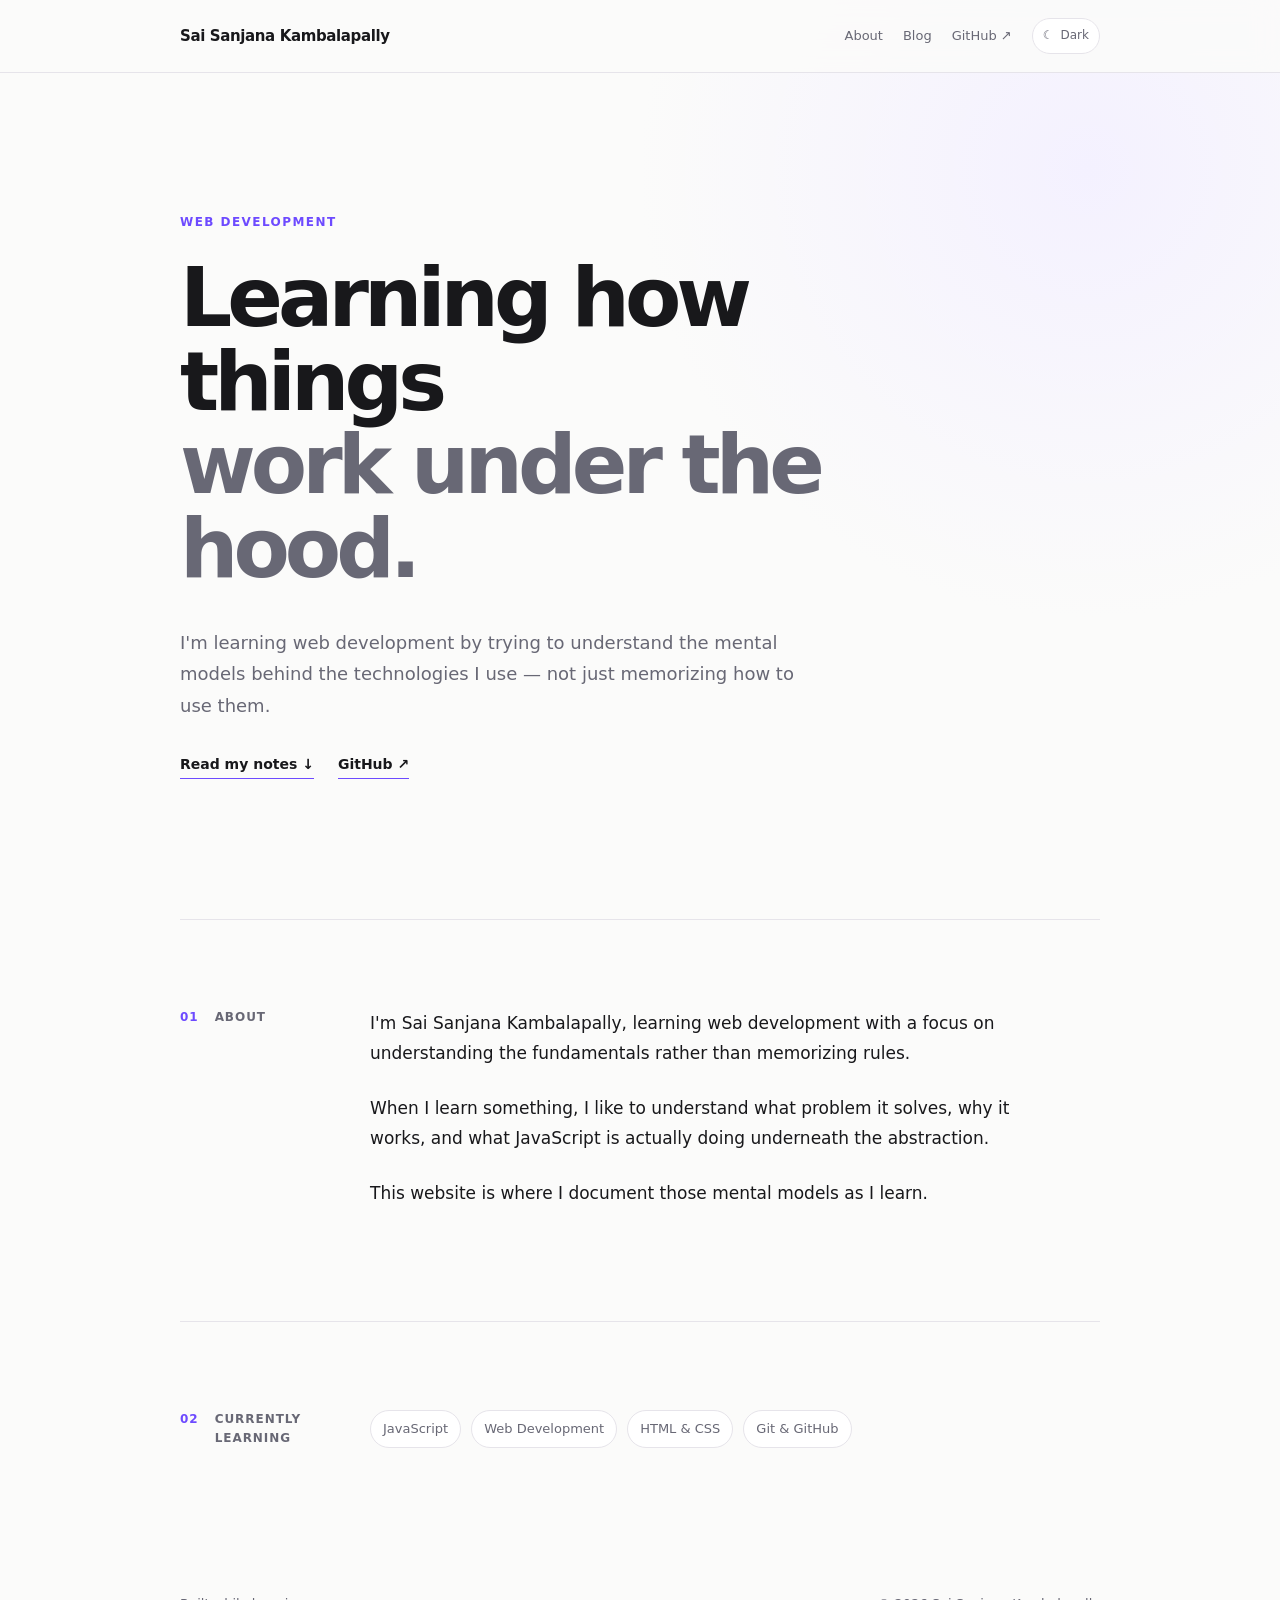
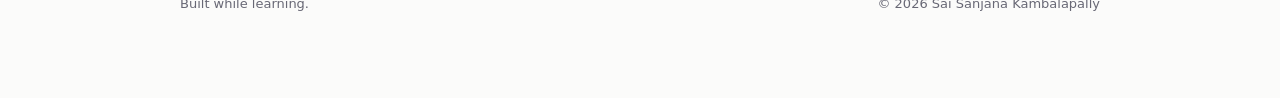
<file: index.html>
<!DOCTYPE html>
<html lang="en">

<head>

  <meta charset="UTF-8">

  <meta
    name="viewport"
    content="width=device-width, initial-scale=1.0"
  >

  <meta
    name="description"
    content="Sai Sanjana Kambalapally — learning web development by understanding how things work under the hood."
  >

  <title>
    Sai Sanjana Kambalapally
  </title>

  <link
    rel="stylesheet"
    href="style.css"
  >

  <script
    src="theme.js"
    defer
  ></script>

</head>


<body>

  <!-- =========================
       NAVIGATION
  ========================== -->

  <header class="site-header">

    <div class="container nav-container">

      <a
        href="/"
        class="logo"
      >
        Sai Sanjana Kambalapally
      </a>


      <nav class="nav">

        <a href="#about">
          About
        </a>

        <a href="blog/">
          Blog
        </a>

        <a
          href="https://github.com/saisanjana2410"
          target="_blank"
          rel="noopener noreferrer"
        >
          GitHub ↗
        </a>


        <button
          class="theme-toggle"
          type="button"
          aria-label="Switch theme"
        >

          <span class="theme-icon">
            ☾
          </span>

          <span class="theme-label">
            Dark
          </span>

        </button>

      </nav>

    </div>

  </header>



  <main>


    <!-- =========================
         HERO
    ========================== -->

    <section class="hero container">

      <p class="eyebrow">
        Web Development
      </p>


      <h1>
        Learning how things
        <span>work under the hood.</span>
      </h1>


      <p class="hero-description">
        I'm learning web development by trying to understand
        the mental models behind the technologies I use —
        not just memorizing how to use them.
      </p>


      <div class="hero-links">

        <a href="blog/">
          Read my notes ↓
        </a>


        <a
          href="https://github.com/saisanjana2410"
          target="_blank"
          rel="noopener noreferrer"
        >
          GitHub ↗
        </a>

      </div>

    </section>



    <!-- =========================
         ABOUT
    ========================== -->

    <section
      id="about"
      class="section container"
    >

      <div class="section-label">

        <span>
          01
        </span>

        <span>
          About
        </span>

      </div>


      <div class="section-content">

        <p>
          I'm Sai Sanjana Kambalapally, learning web development
          with a focus on understanding the fundamentals rather
          than memorizing rules.
        </p>


        <p>
          When I learn something, I like to understand what problem
          it solves, why it works, and what JavaScript is actually
          doing underneath the abstraction.
        </p>


        <p>
          This website is where I document those mental models
          as I learn.
        </p>

      </div>

    </section>



    <!-- =========================
         CURRENTLY LEARNING
    ========================== -->

    <section class="section container">

      <div class="section-label">

        <span>
          02
        </span>

        <span>
          Currently Learning
        </span>

      </div>


      <div class="section-content learning">

        <span>
          JavaScript
        </span>

        <span>
          Web Development
        </span>

        <span>
          HTML &amp; CSS
        </span>

        <span>
          Git &amp; GitHub
        </span>

      </div>

    </section>

  </main>



  <!-- =========================
       FOOTER
  ========================== -->

  <footer class="footer container">

    <p>
      Built while learning.
    </p>


    <p>
      © 2026 Sai Sanjana Kambalapally
    </p>

  </footer>


</body>

</html>
</file>
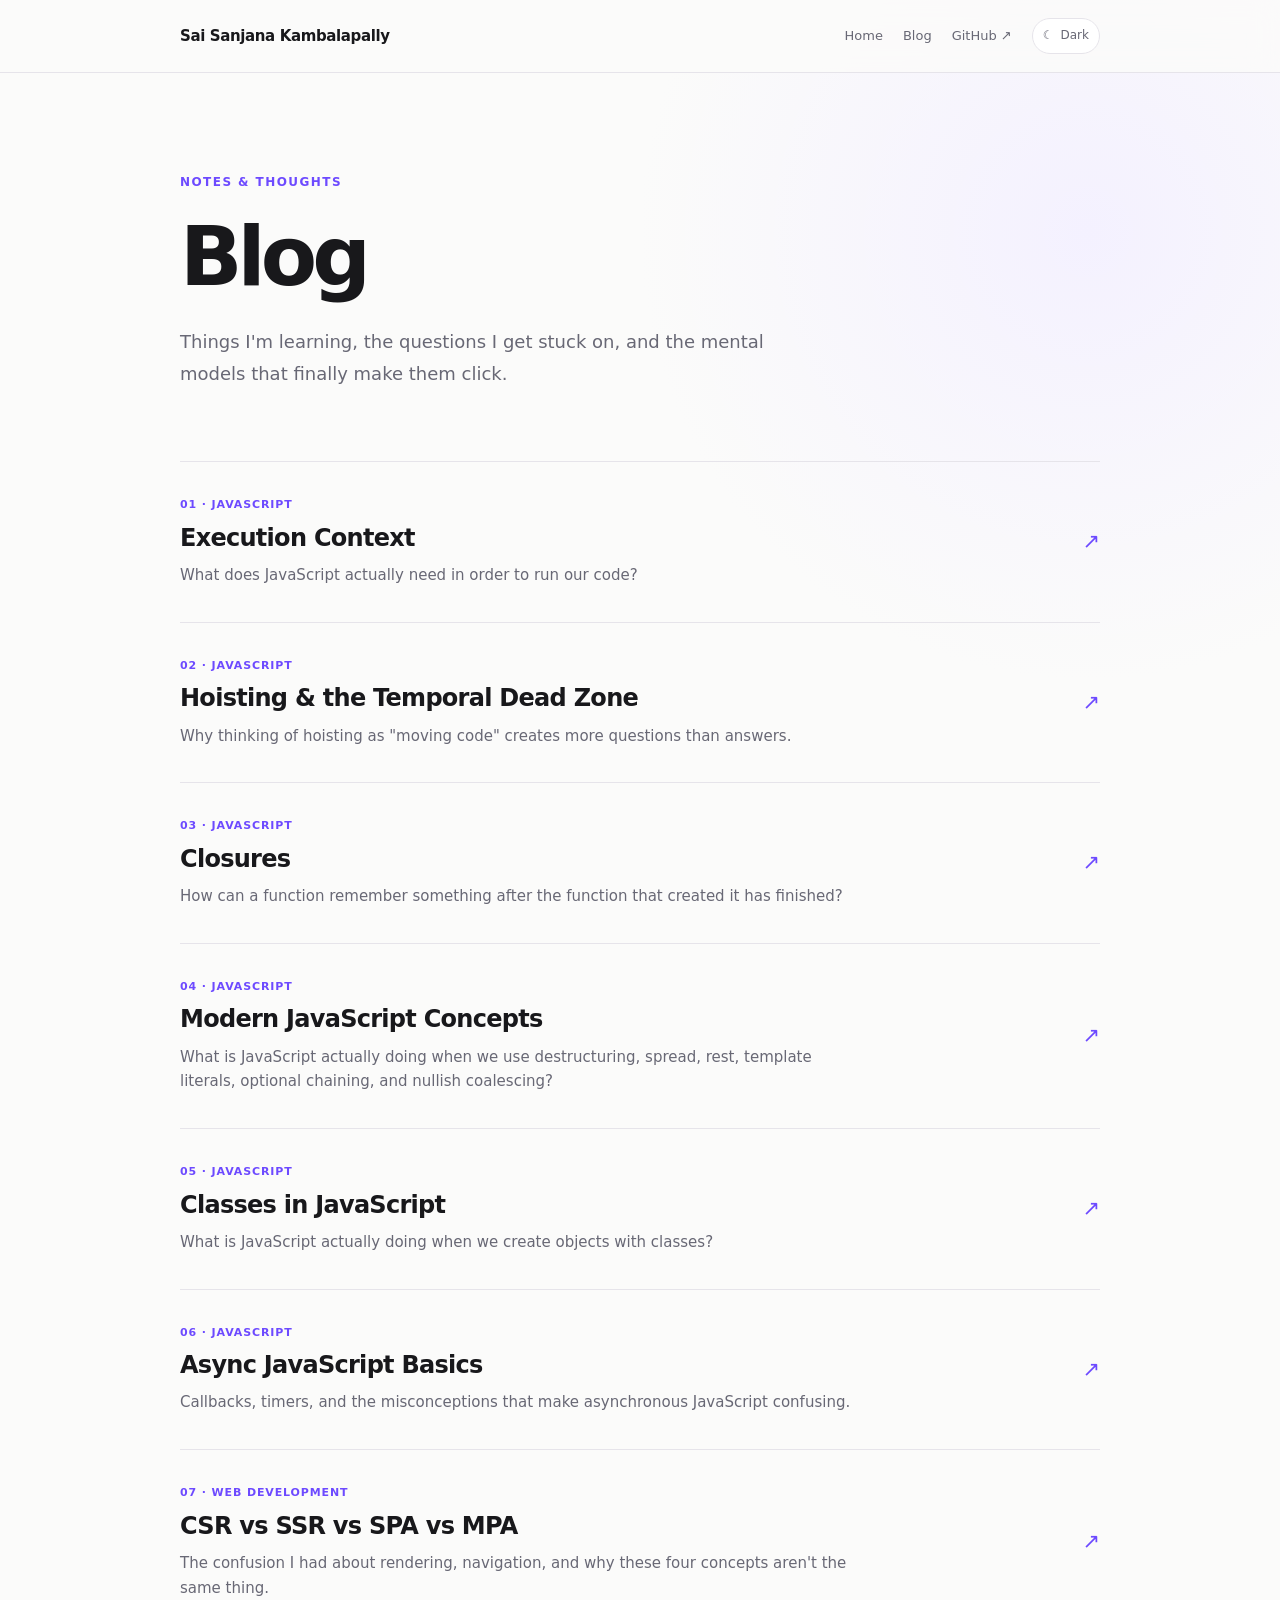
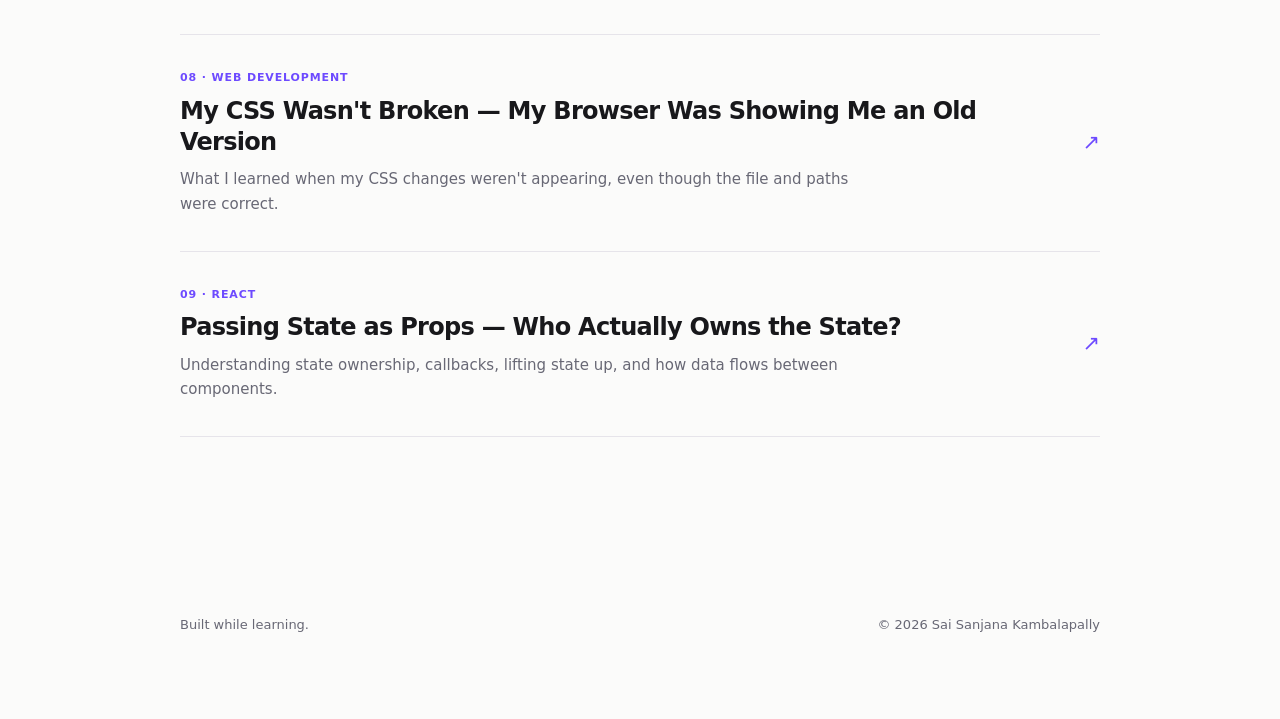
<file: blog/index.html>
<!DOCTYPE html>
<html lang="en">

<head>

  <meta charset="UTF-8">

  <meta
    name="viewport"
    content="width=device-width, initial-scale=1.0"
  >

  <meta
    name="description"
    content="Notes and thoughts on JavaScript and web development by Sai Sanjana Kambalapally."
  >

  <title>
    Blog — Sai Sanjana Kambalapally
  </title>

  <link
    rel="stylesheet"
    href="../style.css"
  >

  <script
    src="../theme.js"
    defer
  ></script>

</head>


<body>

  <!-- =========================
       NAVIGATION
  ========================== -->

  <header class="site-header">

    <div class="container nav-container">

      <a
        href="../"
        class="logo"
      >
        Sai Sanjana Kambalapally
      </a>


      <nav class="nav">

        <a href="../">
          Home
        </a>

        <a href="./">
          Blog
        </a>

        <a
          href="https://github.com/saisanjana2410"
          target="_blank"
          rel="noopener noreferrer"
        >
          GitHub ↗
        </a>


        <button
          class="theme-toggle"
          type="button"
          aria-label="Switch theme"
        >

          <span class="theme-icon">
            ☾
          </span>

          <span class="theme-label">
            Dark
          </span>

        </button>

      </nav>

    </div>

  </header>



  <!-- =========================
       BLOG
  ========================== -->

  <main class="blog-page">

    <div class="blog-container">


      <header class="blog-header">

        <p class="eyebrow">
          Notes &amp; Thoughts
        </p>


        <h1>
          Blog
        </h1>


        <p class="blog-description">
          Things I'm learning, the questions I get stuck on,
          and the mental models that finally make them click.
        </p>

      </header>



      <section class="blog-list">


        <!-- =====================
             01
        ====================== -->

        <a
          href="../articles/execution-context.html"
          class="blog-post"
        >

          <div class="blog-post-content">

            <p class="blog-post-meta">
              01 · JavaScript
            </p>


            <h2>
              Execution Context
            </h2>


            <p class="blog-post-description">
              What does JavaScript actually need in order
              to run our code?
            </p>

          </div>


          <span class="blog-post-arrow">
            ↗
          </span>

        </a>



        <!-- =====================
             02
        ====================== -->

        <a
          href="../articles/hoisting-tdz.html"
          class="blog-post"
        >

          <div class="blog-post-content">

            <p class="blog-post-meta">
              02 · JavaScript
            </p>


            <h2>
              Hoisting &amp; the Temporal Dead Zone
            </h2>


            <p class="blog-post-description">
              Why thinking of hoisting as "moving code"
              creates more questions than answers.
            </p>

          </div>


          <span class="blog-post-arrow">
            ↗
          </span>

        </a>



        <!-- =====================
             03
        ====================== -->

        <a
          href="../articles/closures.html"
          class="blog-post"
        >

          <div class="blog-post-content">

            <p class="blog-post-meta">
              03 · JavaScript
            </p>


            <h2>
              Closures
            </h2>


            <p class="blog-post-description">
              How can a function remember something after
              the function that created it has finished?
            </p>

          </div>


          <span class="blog-post-arrow">
            ↗
          </span>

        </a>



        <!-- =====================
             04
        ====================== -->

        <a
          href="../articles/modern-javascript-concepts.html"
          class="blog-post"
        >

          <div class="blog-post-content">

            <p class="blog-post-meta">
              04 · JavaScript
            </p>


            <h2>
              Modern JavaScript Concepts
            </h2>


            <p class="blog-post-description">
              What is JavaScript actually doing when we use
              destructuring, spread, rest, template literals,
              optional chaining, and nullish coalescing?
            </p>

          </div>


          <span class="blog-post-arrow">
            ↗
          </span>

        </a>



        <!-- =====================
             05
        ====================== -->

        <a
          href="../articles/classes.html"
          class="blog-post"
        >

          <div class="blog-post-content">

            <p class="blog-post-meta">
              05 · JavaScript
            </p>


            <h2>
              Classes in JavaScript
            </h2>


            <p class="blog-post-description">
              What is JavaScript actually doing when we create
              objects with classes?
            </p>

          </div>


          <span class="blog-post-arrow">
            ↗
          </span>

        </a>



        <!-- =====================
             06
        ====================== -->

        <a
          href="../articles/async-javascript-basics.html"
          class="blog-post"
        >

          <div class="blog-post-content">

            <p class="blog-post-meta">
              06 · JavaScript
            </p>


            <h2>
              Async JavaScript Basics
            </h2>


            <p class="blog-post-description">
              Callbacks, timers, and the misconceptions that make
              asynchronous JavaScript confusing.
            </p>

          </div>


          <span class="blog-post-arrow">
            ↗
          </span>

        </a>



        <!-- =====================
             07
        ====================== -->

        <a
          href="../articles/csr-ssr-spa-mpa.html"
          class="blog-post"
        >

          <div class="blog-post-content">

            <p class="blog-post-meta">
              07 · Web Development
            </p>


            <h2>
              CSR vs SSR vs SPA vs MPA
            </h2>


            <p class="blog-post-description">
              The confusion I had about rendering, navigation,
              and why these four concepts aren't the same thing.
            </p>

          </div>


          <span class="blog-post-arrow">
            ↗
          </span>

        </a>



        <!-- =====================
             08
        ====================== -->

        <a
          href="../articles/css-cache-browser.html"
          class="blog-post"
        >

          <div class="blog-post-content">

            <p class="blog-post-meta">
              08 · Web Development
            </p>


            <h2>
              My CSS Wasn't Broken — My Browser Was Showing Me an Old Version
            </h2>


            <p class="blog-post-description">
              What I learned when my CSS changes weren't appearing,
              even though the file and paths were correct.
            </p>

          </div>


          <span class="blog-post-arrow">
            ↗
          </span>

        </a>



        <!-- =====================
             09
        ====================== -->

        <a
          href="../articles/passing-state-as-props.html"
          class="blog-post"
        >

          <div class="blog-post-content">

            <p class="blog-post-meta">
              09 · React
            </p>


            <h2>
              Passing State as Props — Who Actually Owns the State?
            </h2>


            <p class="blog-post-description">
              Understanding state ownership, callbacks,
              lifting state up, and how data flows between components.
            </p>

          </div>


          <span class="blog-post-arrow">
            ↗
          </span>

        </a>


      </section>

    </div>

  </main>



  <!-- =========================
       FOOTER
  ========================== -->

  <footer class="footer container">

    <p>
      Built while learning.
    </p>


    <p>
      © 2026 Sai Sanjana Kambalapally
    </p>

  </footer>


</body>

</html>
</file>
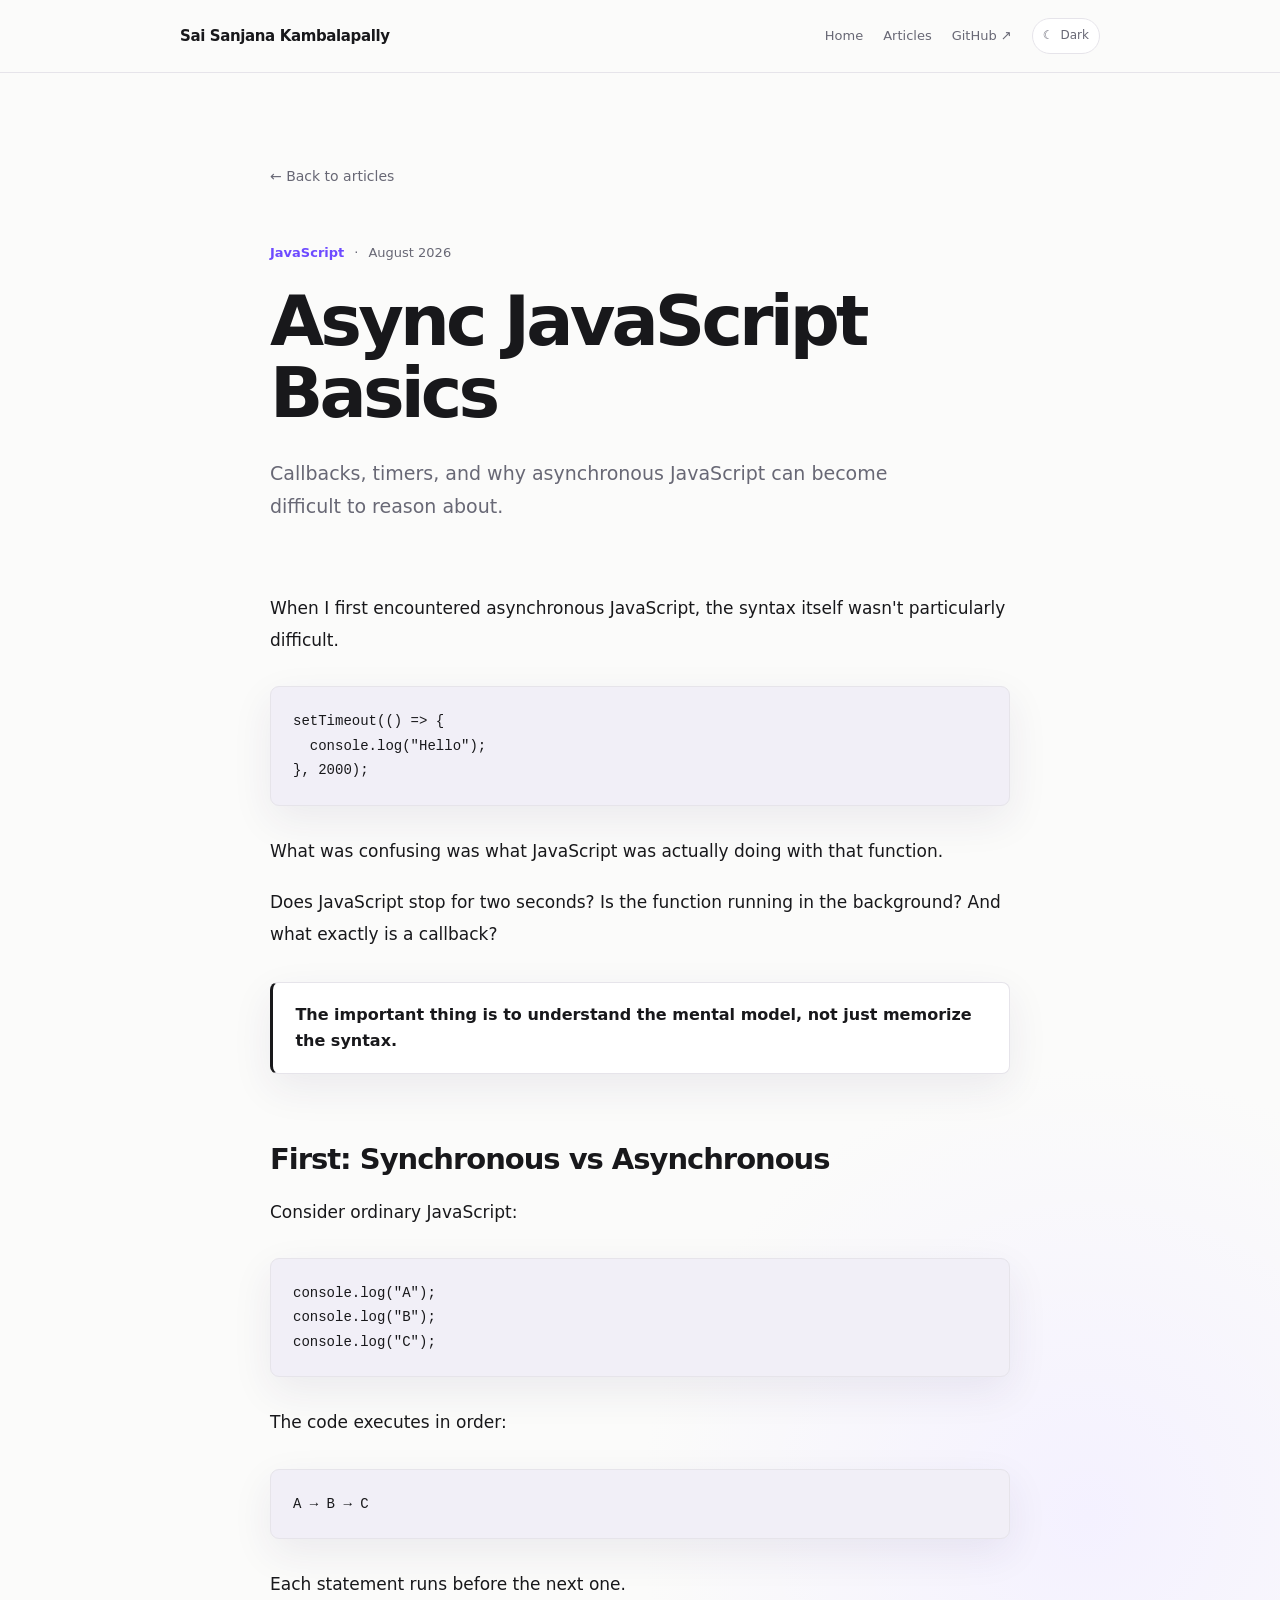
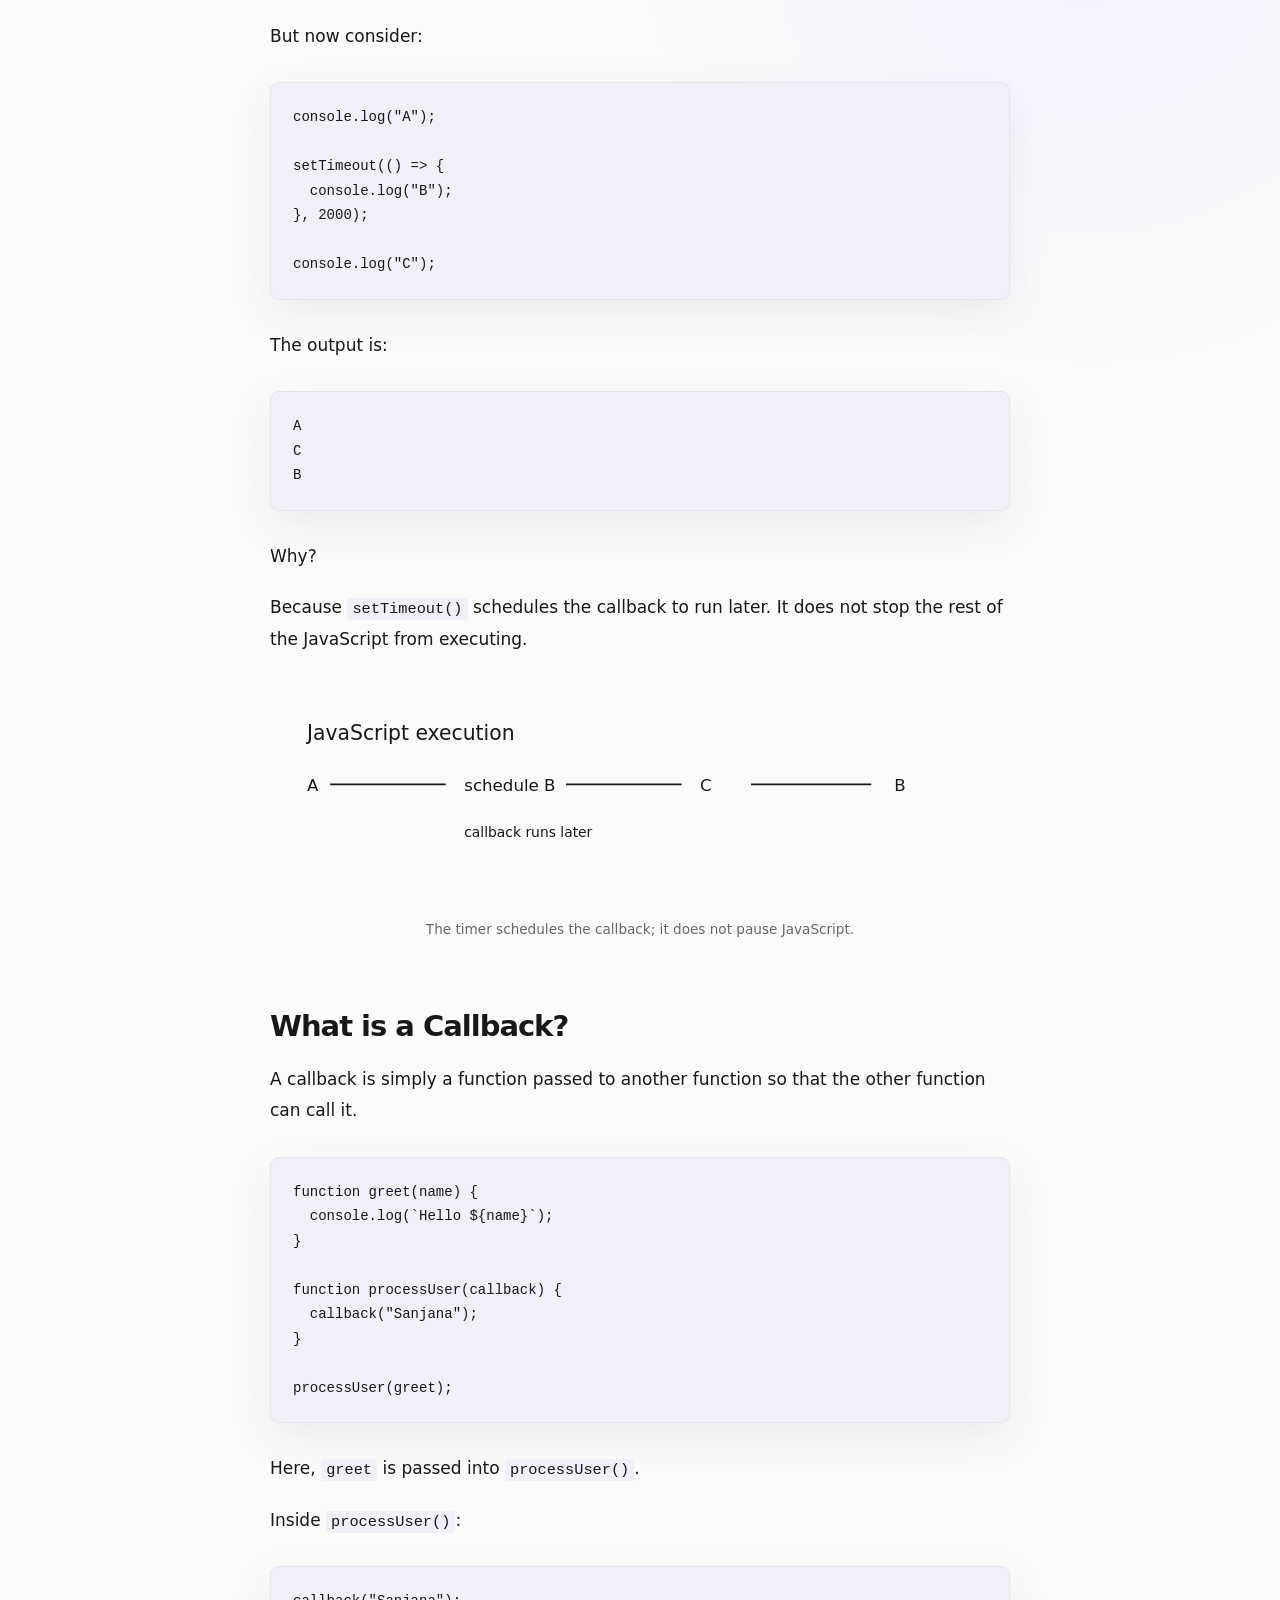
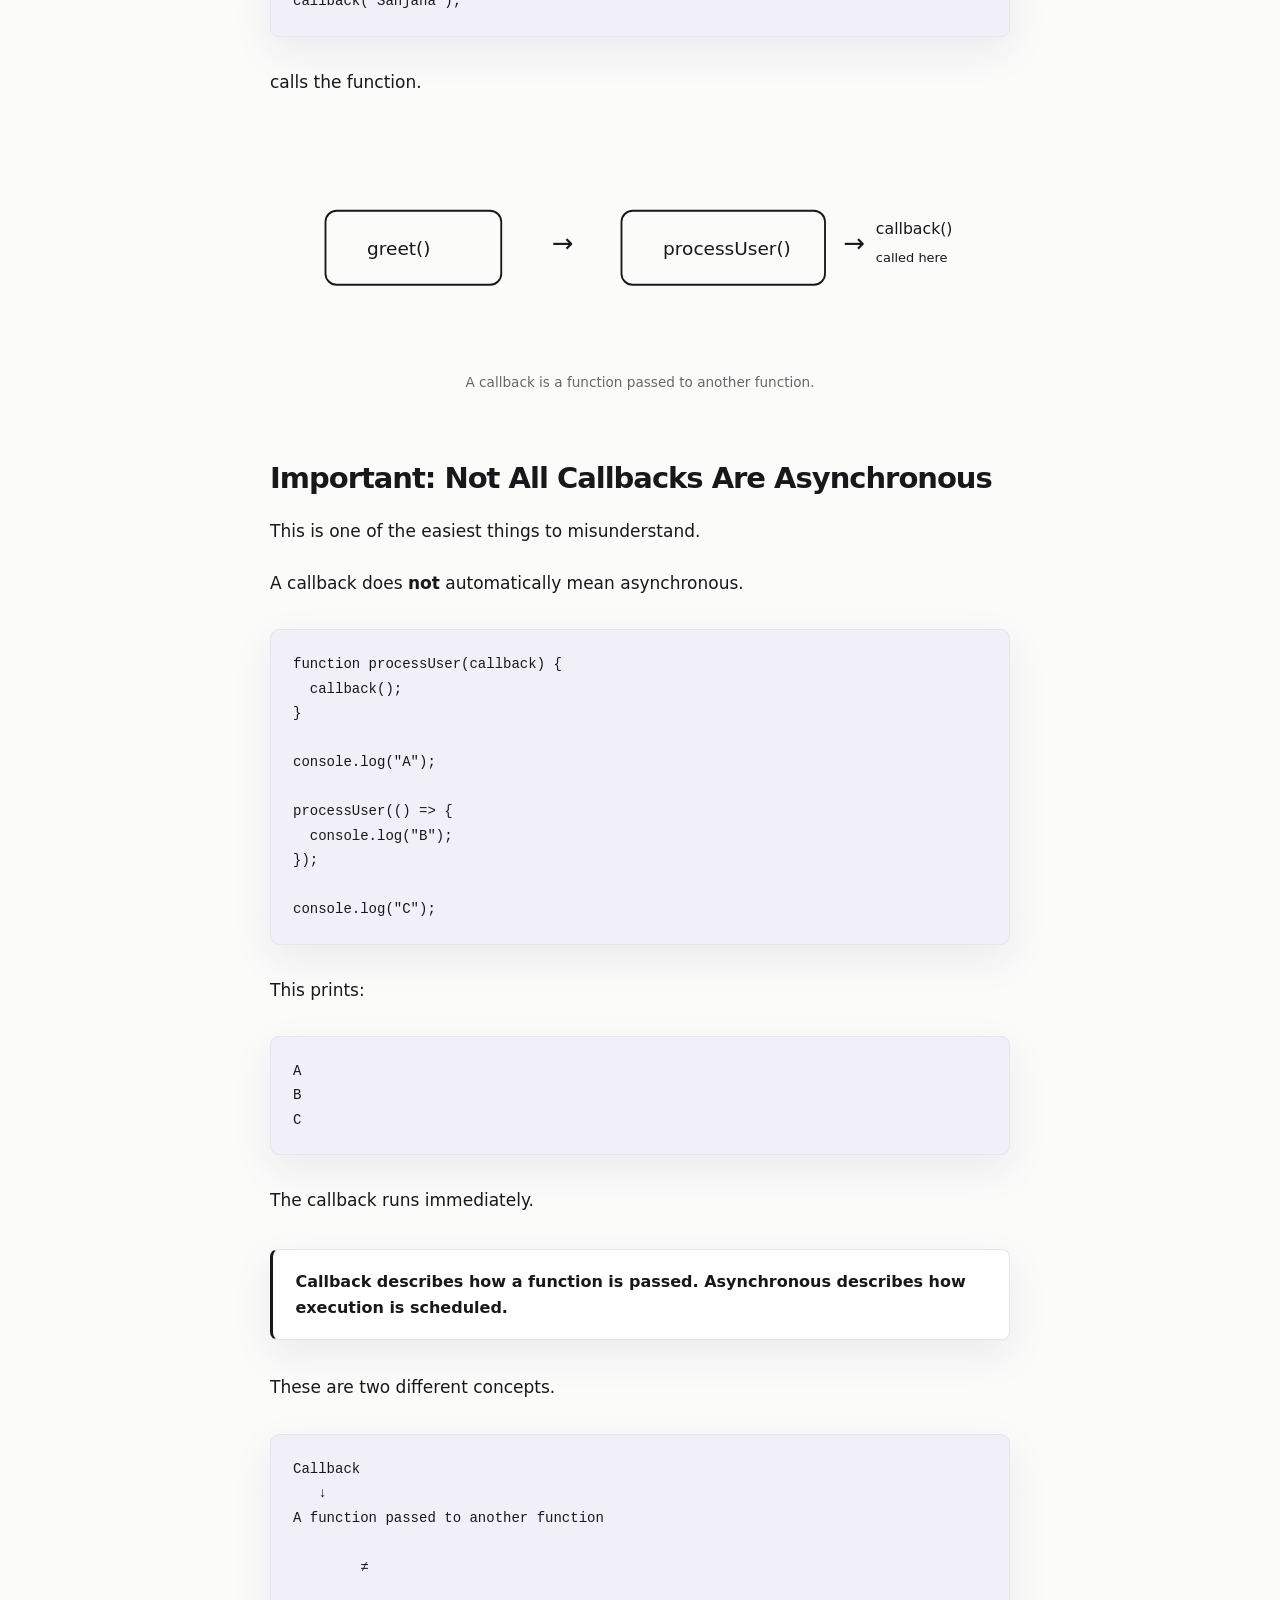
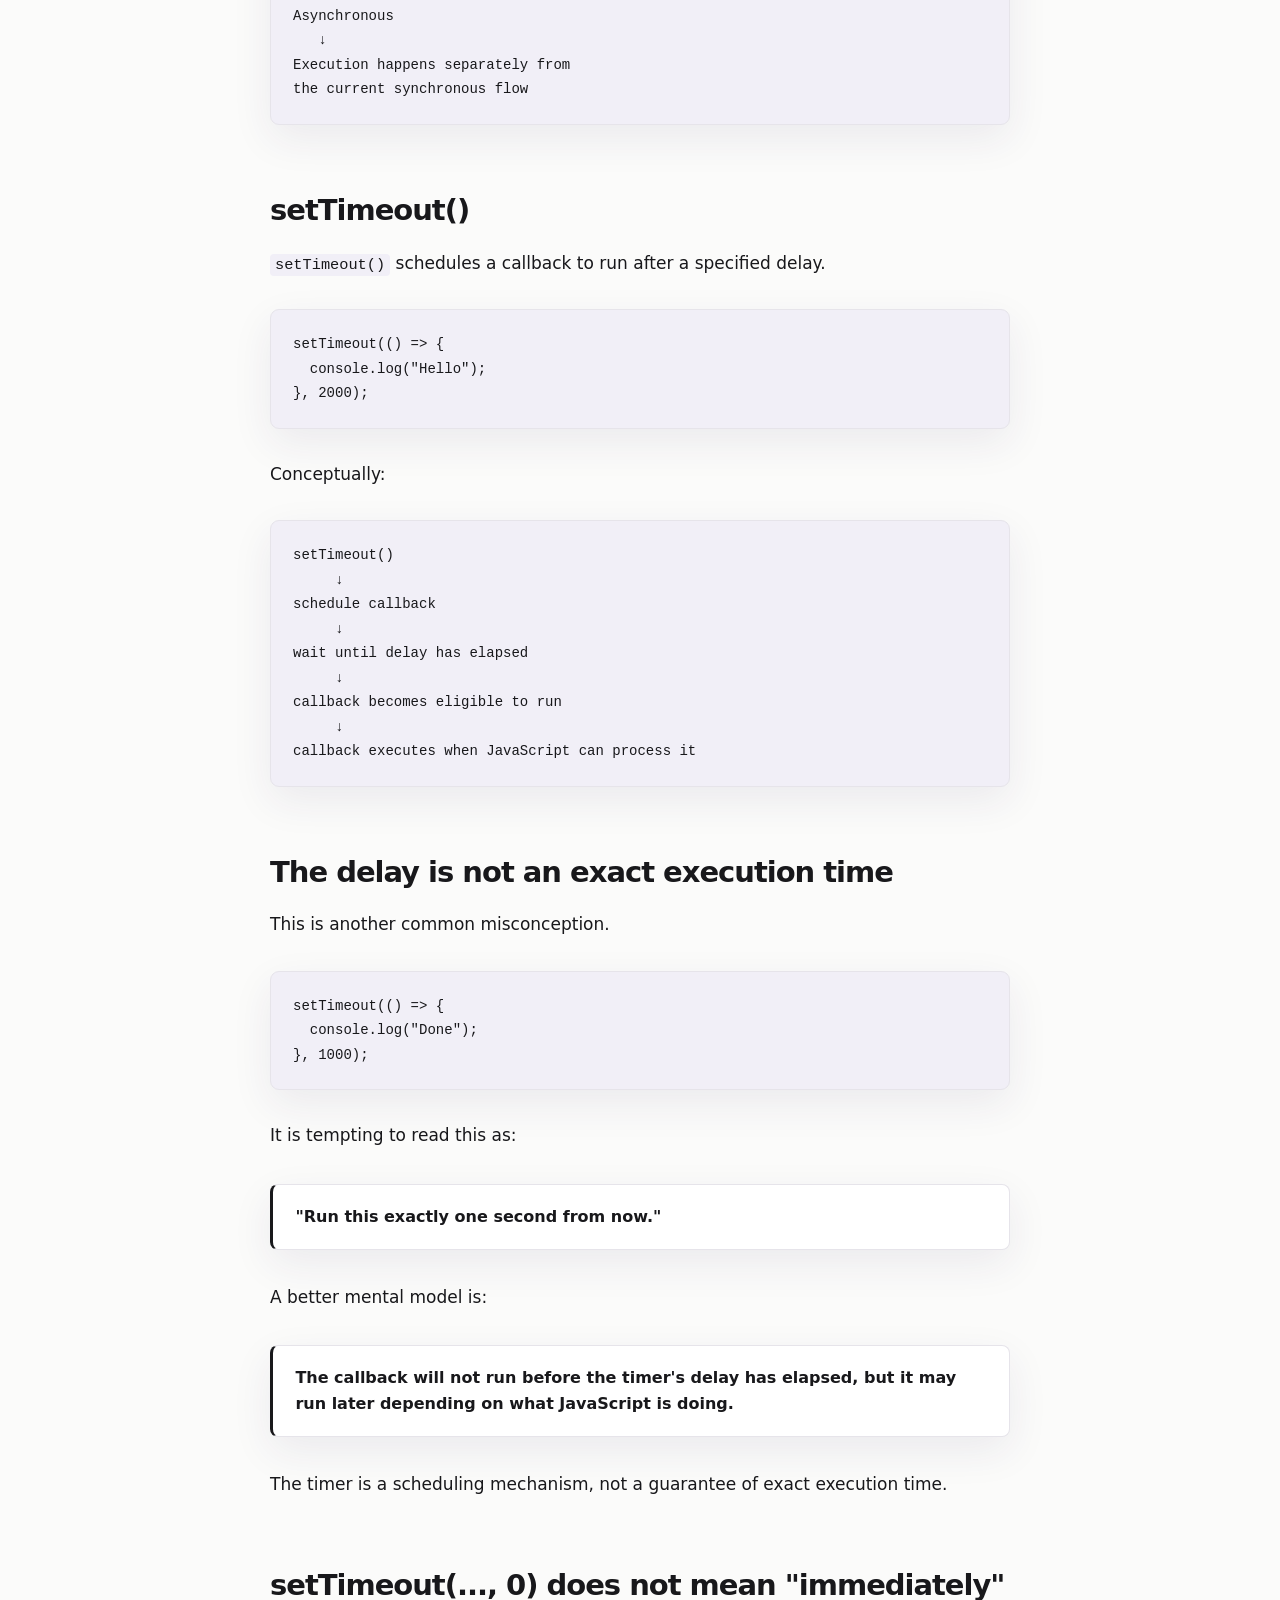
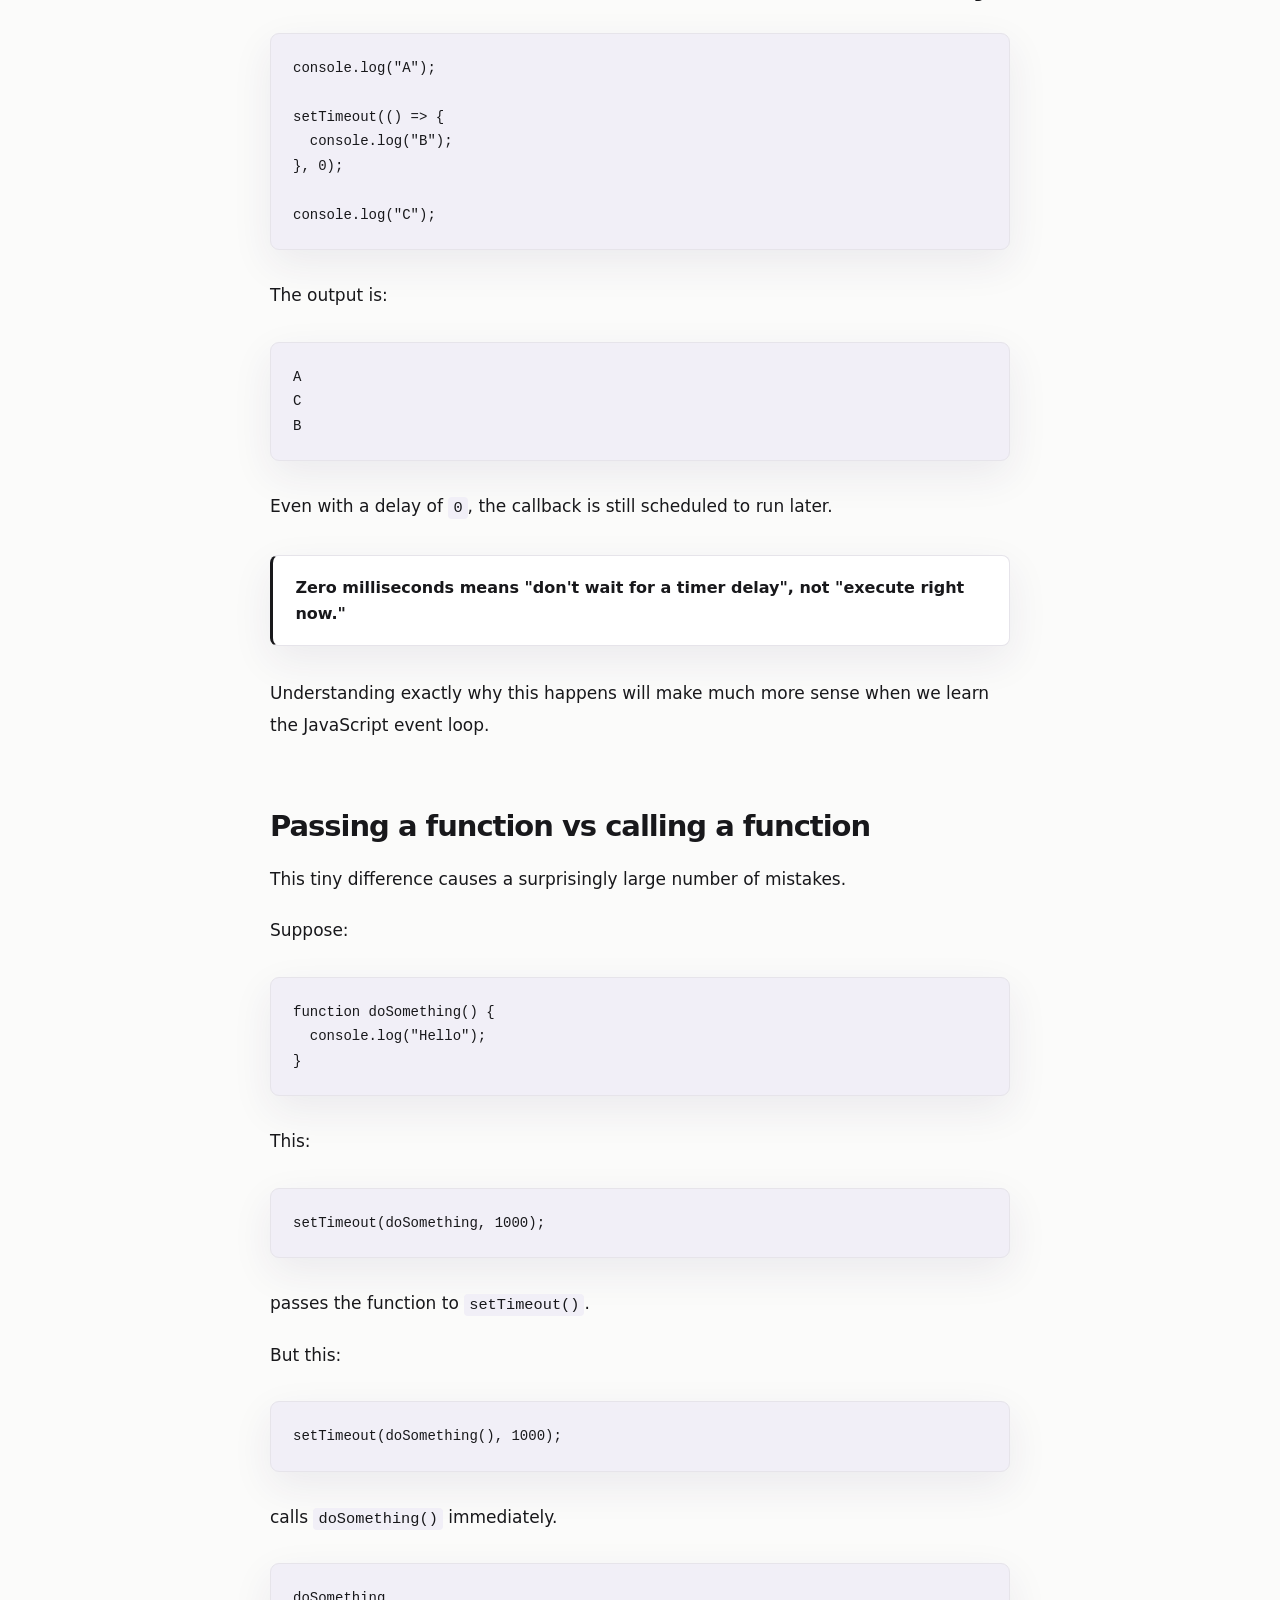
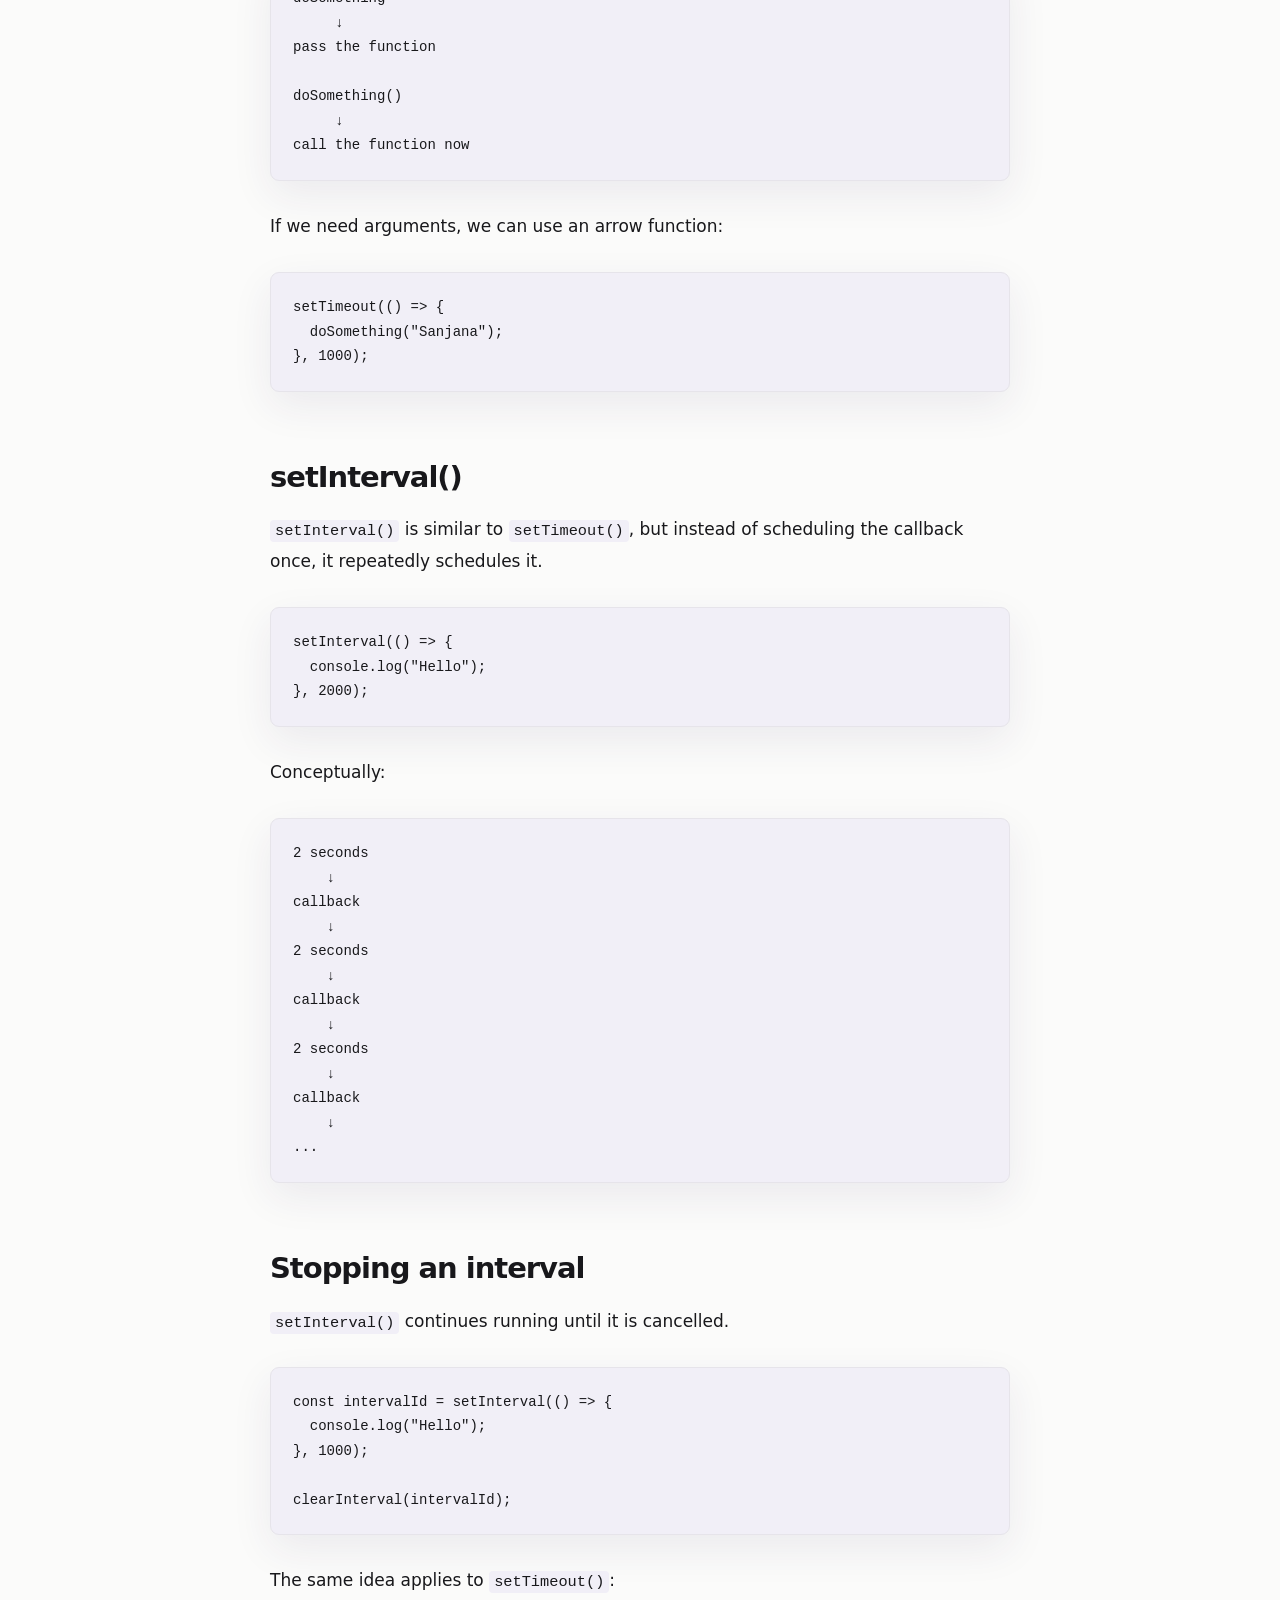
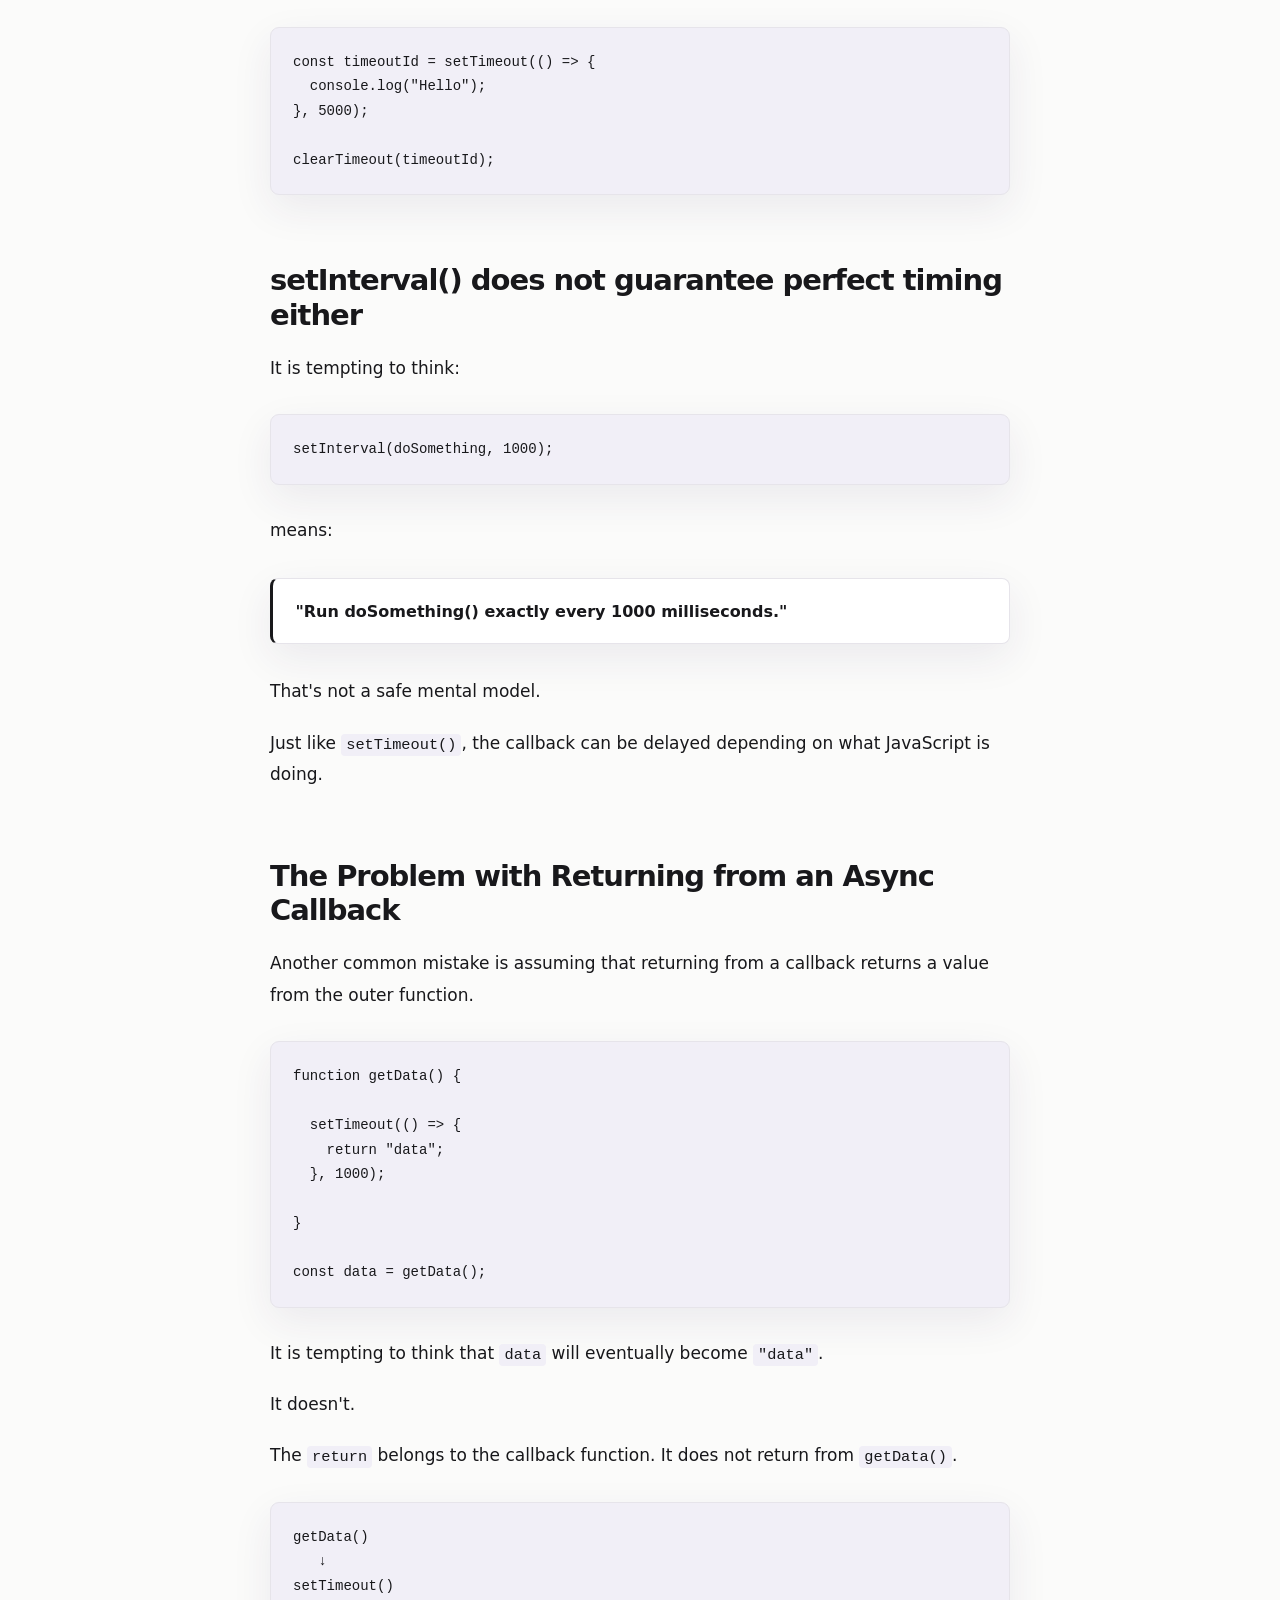
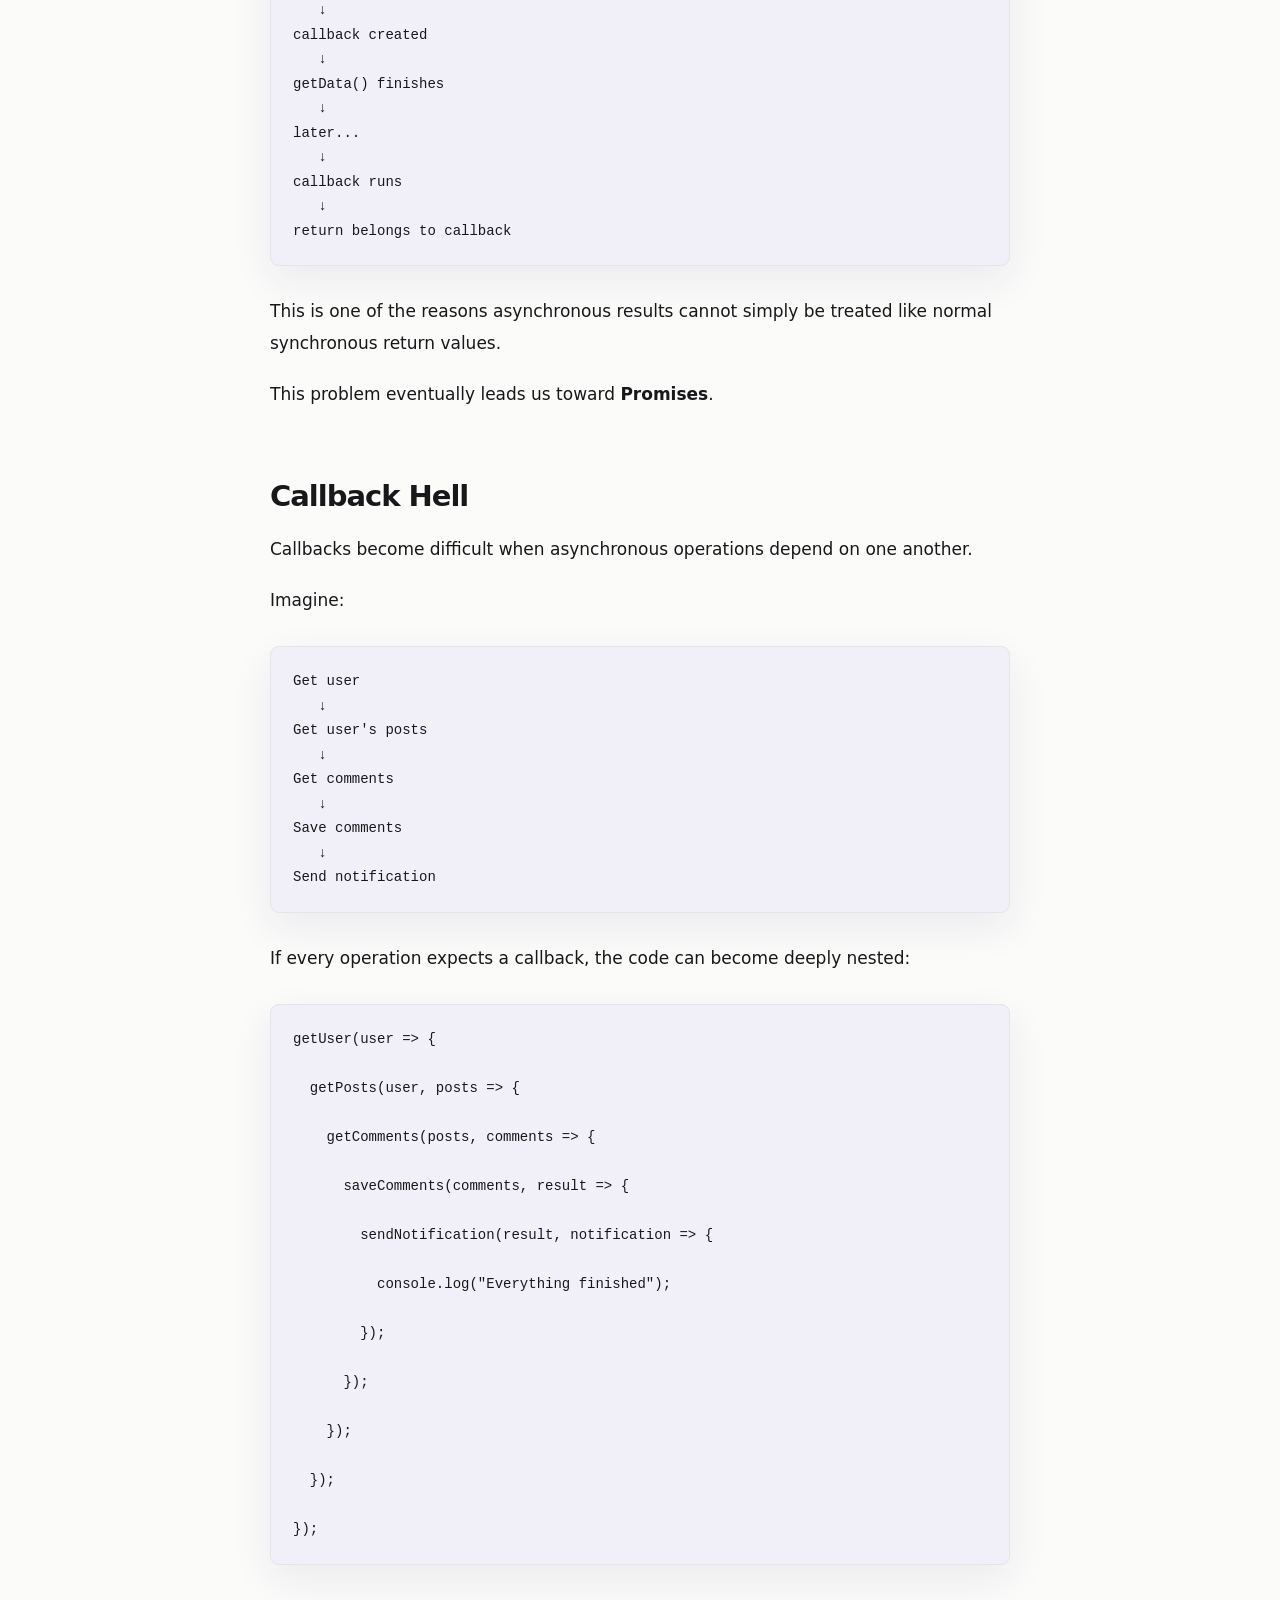
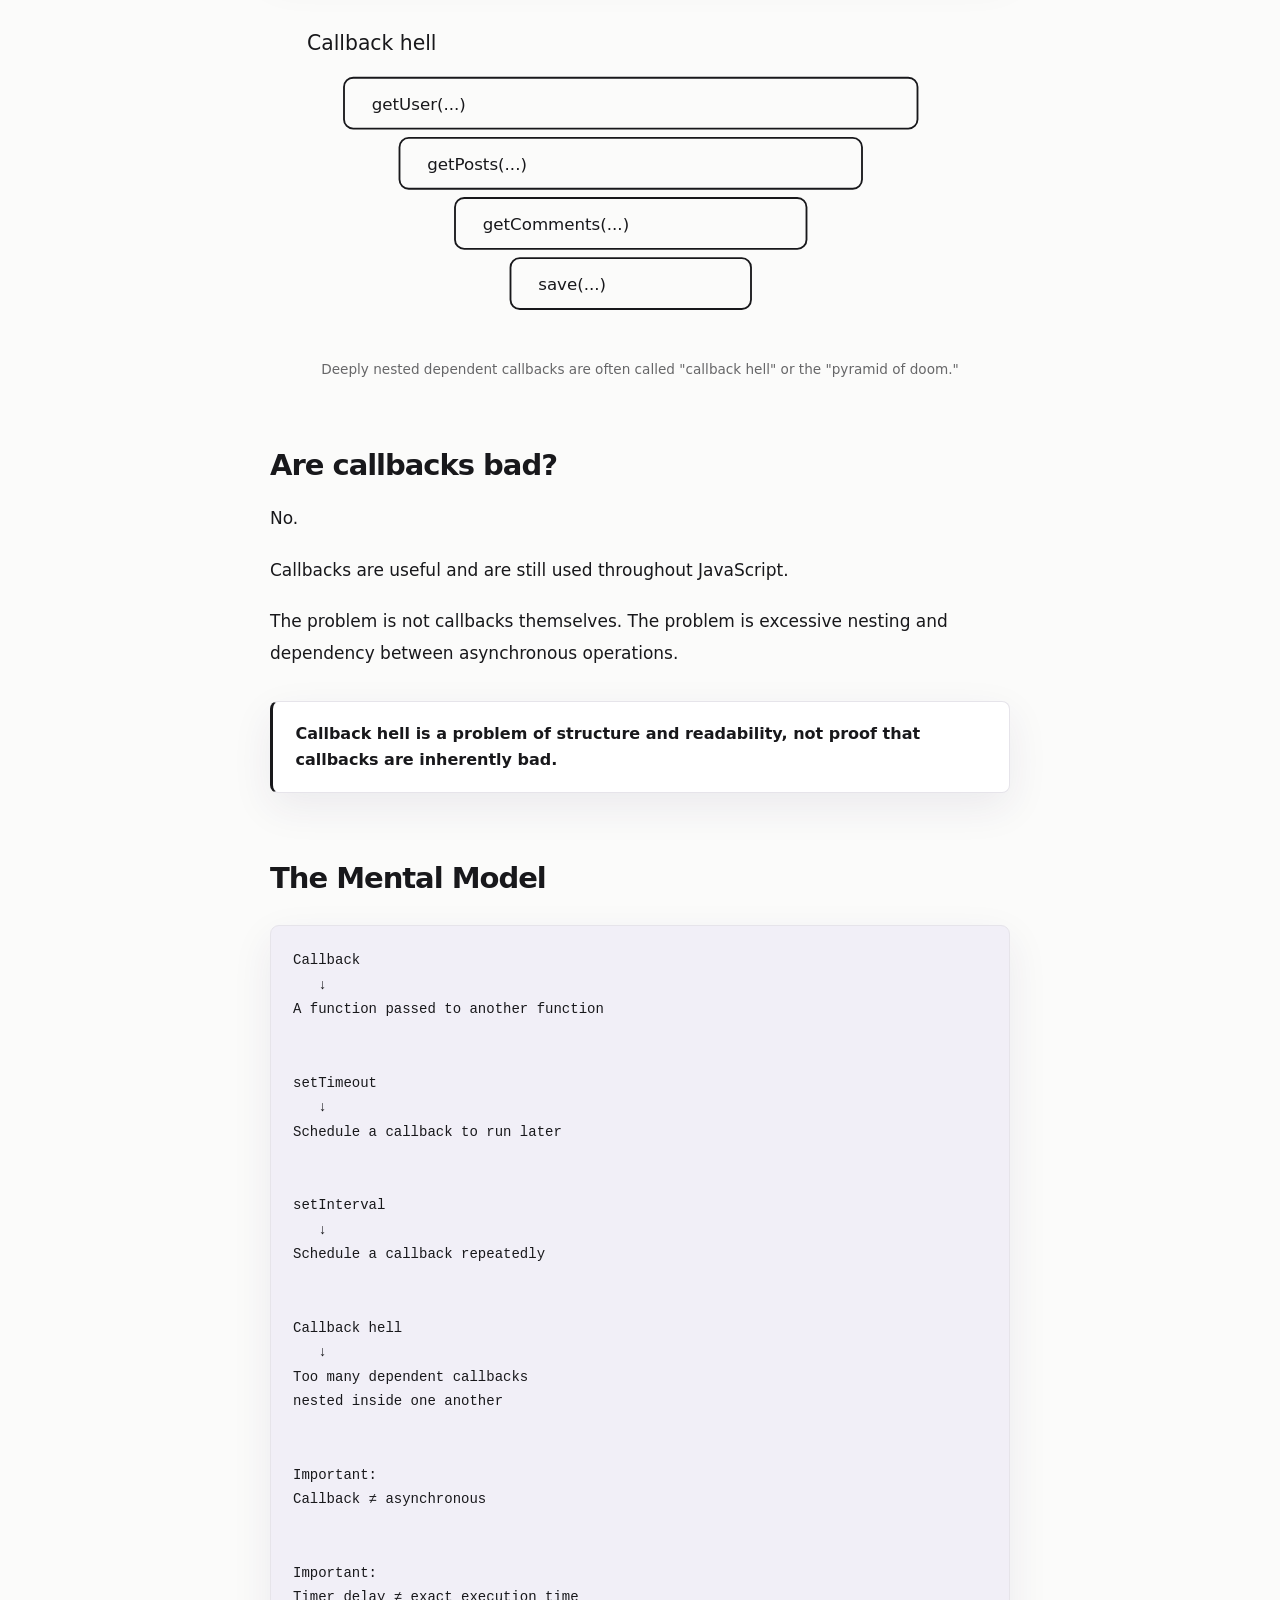
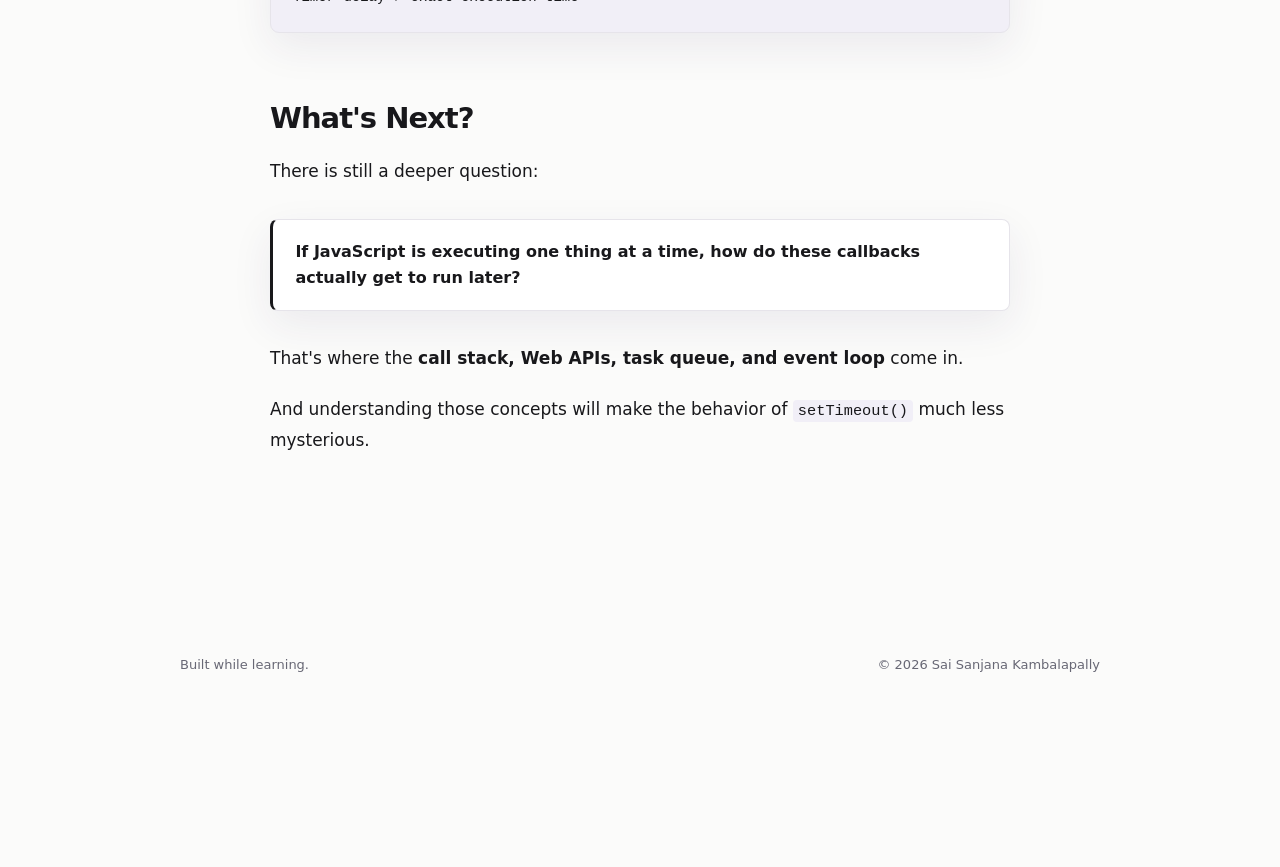
<file: articles/async-javascript-basics.html>
<!DOCTYPE html>
<html lang="en">

<head>

  <meta charset="UTF-8">

  <meta
    name="viewport"
    content="width=device-width, initial-scale=1.0"
  >

  <meta
    name="description"
    content="Understanding callbacks, setTimeout, setInterval, and callback hell in JavaScript."
  >

  <title>Async JavaScript Basics — Sai Sanjana Kambalapally</title>

  <link rel="stylesheet" href="../style.css">

  <script src="../theme.js" defer></script>

  <style>
    /* --------------------------------
       Article Visuals
       -------------------------------- */

    .article-visual {
      margin: 3rem 0;
      text-align: center;
    }

    .article-visual svg {
      display: block;
      width: 100%;
      max-width: 800px;
      height: auto;
      margin: 0 auto;
      color: inherit;
    }

    .article-visual svg text {
      fill: currentColor;
    }

    .article-visual svg rect,
    .article-visual svg line {
      stroke: currentColor;
    }

    .article-visual figcaption {
      margin-top: 0.8rem;
      font-size: 0.85rem;
      opacity: 0.65;
    }

    /* --------------------------------
       Diagram Blocks
       -------------------------------- */

    .diagram {
      overflow-x: auto;
      white-space: pre-wrap;
      line-height: 1.7;
    }

    /* --------------------------------
       Callouts
       -------------------------------- */

    .callout {
      margin: 2rem 0;
      padding: 1.2rem 1.4rem;
      border-left: 3px solid currentColor;
    }

    .question {
      margin: 2rem 0;
      padding: 1.2rem 1.4rem;
      border-left: 3px solid currentColor;
    }
  </style>

</head>


<body>

  <!-- HEADER -->

  <header class="site-header">

    <div class="container nav-container">

      <a href="/" class="logo">
        Sai Sanjana Kambalapally
      </a>

      <nav class="nav">

        <a href="../index.html">
          Home
        </a>

        <a href="../index.html#articles">
          Articles
        </a>

        <a
          href="https://github.com/saisanjana2410"
          target="_blank"
          rel="noopener noreferrer"
        >
          GitHub ↗
        </a>

        <button
          class="theme-toggle"
          type="button"
          aria-label="Switch theme"
        >
          <span class="theme-icon">☾</span>
          <span class="theme-label">Dark</span>
        </button>

      </nav>

    </div>

  </header>


  <!-- MAIN -->

  <main class="article-page">

    <a
      href="../index.html#articles"
      class="back-link"
    >
      ← Back to articles
    </a>


    <!-- ARTICLE HEADER -->

    <header class="article-header">

      <div class="article-meta">

        <span class="category">
          JavaScript
        </span>

        <span>·</span>

        <span>
          August 2026
        </span>

      </div>


      <h1>
        Async JavaScript Basics
      </h1>


      <p class="article-subtitle">
        Callbacks, timers, and why asynchronous JavaScript
        can become difficult to reason about.
      </p>

    </header>


    <!-- ARTICLE -->

    <article class="article-body">


      <!-- INTRO -->

      <p>
        When I first encountered asynchronous JavaScript,
        the syntax itself wasn't particularly difficult.
      </p>


      <pre><code>setTimeout(() => {
  console.log("Hello");
}, 2000);</code></pre>


      <p>
        What was confusing was what JavaScript was actually
        doing with that function.
      </p>


      <p>
        Does JavaScript stop for two seconds?
        Is the function running in the background?
        And what exactly is a callback?
      </p>


      <div class="question">

        <strong>
          The important thing is to understand the mental model,
          not just memorize the syntax.
        </strong>

      </div>


      <!-- SYNCHRONOUS VS ASYNCHRONOUS -->

      <h2>
        First: Synchronous vs Asynchronous
      </h2>


      <p>
        Consider ordinary JavaScript:
      </p>


      <pre><code>console.log("A");
console.log("B");
console.log("C");</code></pre>


      <p>
        The code executes in order:
      </p>


      <pre class="diagram">A → B → C</pre>


      <p>
        Each statement runs before the next one.
      </p>


      <p>
        But now consider:
      </p>


      <pre><code>console.log("A");

setTimeout(() => {
  console.log("B");
}, 2000);

console.log("C");</code></pre>


      <p>
        The output is:
      </p>


      <pre><code>A
C
B</code></pre>


      <p>
        Why?
      </p>


      <p>
        Because <code>setTimeout()</code> schedules the callback
        to run later. It does not stop the rest of the JavaScript
        from executing.
      </p>


      <!-- VISUAL 1 -->

      <figure class="article-visual">

        <svg
          viewBox="0 0 800 220"
          role="img"
          aria-label="setTimeout schedules a callback while synchronous code continues"
        >

          <text x="40" y="40" font-size="22">
            JavaScript execution
          </text>

          <text x="40" y="95" font-size="18">
            A
          </text>

          <line
            x1="65"
            y1="88"
            x2="190"
            y2="88"
            stroke-width="2"
          />

          <text x="210" y="95" font-size="18">
            schedule B
          </text>

          <line
            x1="320"
            y1="88"
            x2="445"
            y2="88"
            stroke-width="2"
          />

          <text x="465" y="95" font-size="18">
            C
          </text>

          <line
            x1="520"
            y1="88"
            x2="650"
            y2="88"
            stroke-width="2"
          />

          <text x="675" y="95" font-size="18">
            B
          </text>

          <text x="210" y="145" font-size="15">
            callback runs later
          </text>

        </svg>


        <figcaption>
          The timer schedules the callback; it does not pause JavaScript.
        </figcaption>

      </figure>


      <!-- CALLBACK -->

      <h2>
        What is a Callback?
      </h2>


      <p>
        A callback is simply a function passed to another function
        so that the other function can call it.
      </p>


      <pre><code>function greet(name) {
  console.log(`Hello ${name}`);
}

function processUser(callback) {
  callback("Sanjana");
}

processUser(greet);</code></pre>


      <p>
        Here, <code>greet</code> is passed into
        <code>processUser()</code>.
      </p>


      <p>
        Inside <code>processUser()</code>:
      </p>


      <pre><code>callback("Sanjana");</code></pre>


      <p>
        calls the function.
      </p>


      <!-- VISUAL 2 -->

      <figure class="article-visual">

        <svg
          viewBox="0 0 800 230"
          role="img"
          aria-label="A callback is a function passed to another function"
        >

          <rect
            x="60"
            y="70"
            width="190"
            height="80"
            rx="12"
            fill="none"
            stroke-width="2"
          />

          <text
            x="105"
            y="118"
            font-size="20"
          >
            greet()
          </text>


          <text
            x="305"
            y="115"
            font-size="28"
          >
            →
          </text>


          <rect
            x="380"
            y="70"
            width="220"
            height="80"
            rx="12"
            fill="none"
            stroke-width="2"
          />

          <text
            x="425"
            y="118"
            font-size="20"
          >
            processUser()
          </text>


          <text
            x="620"
            y="115"
            font-size="28"
          >
            →
          </text>


          <text
            x="655"
            y="95"
            font-size="17"
          >
            callback()
          </text>

          <text
            x="655"
            y="125"
            font-size="14"
          >
            called here
          </text>

        </svg>


        <figcaption>
          A callback is a function passed to another function.
        </figcaption>

      </figure>


      <!-- NOT ALL CALLBACKS ARE ASYNC -->

      <h2>
        Important: Not All Callbacks Are Asynchronous
      </h2>


      <p>
        This is one of the easiest things to misunderstand.
      </p>


      <p>
        A callback does <strong>not</strong> automatically mean
        asynchronous.
      </p>


      <pre><code>function processUser(callback) {
  callback();
}

console.log("A");

processUser(() => {
  console.log("B");
});

console.log("C");</code></pre>


      <p>
        This prints:
      </p>


      <pre><code>A
B
C</code></pre>


      <p>
        The callback runs immediately.
      </p>


      <div class="callout">

        <strong>
          Callback describes how a function is passed.
          Asynchronous describes how execution is scheduled.
        </strong>

      </div>


      <p>
        These are two different concepts.
      </p>


      <pre class="diagram">Callback
   ↓
A function passed to another function

        ≠

Asynchronous
   ↓
Execution happens separately from
the current synchronous flow</pre>


      <!-- SET TIMEOUT -->

      <h2>
        setTimeout()
      </h2>


      <p>
        <code>setTimeout()</code> schedules a callback to run
        after a specified delay.
      </p>


      <pre><code>setTimeout(() => {
  console.log("Hello");
}, 2000);</code></pre>


      <p>
        Conceptually:
      </p>


      <pre class="diagram">setTimeout()
     ↓
schedule callback
     ↓
wait until delay has elapsed
     ↓
callback becomes eligible to run
     ↓
callback executes when JavaScript can process it</pre>


      <!-- EXACT TIMING -->

      <h2>
        The delay is not an exact execution time
      </h2>


      <p>
        This is another common misconception.
      </p>


      <pre><code>setTimeout(() => {
  console.log("Done");
}, 1000);</code></pre>


      <p>
        It is tempting to read this as:
      </p>


      <div class="question">

        <strong>
          "Run this exactly one second from now."
        </strong>

      </div>


      <p>
        A better mental model is:
      </p>


      <div class="callout">

        <strong>
          The callback will not run before the timer's delay has
          elapsed, but it may run later depending on what JavaScript
          is doing.
        </strong>

      </div>


      <p>
        The timer is a scheduling mechanism, not a guarantee of
        exact execution time.
      </p>


      <!-- ZERO DELAY -->

      <h2>
        setTimeout(..., 0) does not mean "immediately"
      </h2>


      <pre><code>console.log("A");

setTimeout(() => {
  console.log("B");
}, 0);

console.log("C");</code></pre>


      <p>
        The output is:
      </p>


      <pre><code>A
C
B</code></pre>


      <p>
        Even with a delay of <code>0</code>, the callback is still
        scheduled to run later.
      </p>


      <div class="callout">

        <strong>
          Zero milliseconds means "don't wait for a timer delay",
          not "execute right now."
        </strong>

      </div>


      <p>
        Understanding exactly why this happens will make much more
        sense when we learn the JavaScript event loop.
      </p>


      <!-- FUNCTION VS FUNCTION CALL -->

      <h2>
        Passing a function vs calling a function
      </h2>


      <p>
        This tiny difference causes a surprisingly large number
        of mistakes.
      </p>


      <p>
        Suppose:
      </p>


      <pre><code>function doSomething() {
  console.log("Hello");
}</code></pre>


      <p>
        This:
      </p>


      <pre><code>setTimeout(doSomething, 1000);</code></pre>


      <p>
        passes the function to <code>setTimeout()</code>.
      </p>


      <p>
        But this:
      </p>


      <pre><code>setTimeout(doSomething(), 1000);</code></pre>


      <p>
        calls <code>doSomething()</code> immediately.
      </p>


      <pre class="diagram">doSomething
     ↓
pass the function

doSomething()
     ↓
call the function now</pre>


      <p>
        If we need arguments, we can use an arrow function:
      </p>


      <pre><code>setTimeout(() => {
  doSomething("Sanjana");
}, 1000);</code></pre>


      <!-- SET INTERVAL -->

      <h2>
        setInterval()
      </h2>


      <p>
        <code>setInterval()</code> is similar to
        <code>setTimeout()</code>, but instead of scheduling the
        callback once, it repeatedly schedules it.
      </p>


      <pre><code>setInterval(() => {
  console.log("Hello");
}, 2000);</code></pre>


      <p>
        Conceptually:
      </p>


      <pre class="diagram">2 seconds
    ↓
callback
    ↓
2 seconds
    ↓
callback
    ↓
2 seconds
    ↓
callback
    ↓
...</pre>


      <!-- CLEAR INTERVAL -->

      <h2>
        Stopping an interval
      </h2>


      <p>
        <code>setInterval()</code> continues running until it is
        cancelled.
      </p>


      <pre><code>const intervalId = setInterval(() => {
  console.log("Hello");
}, 1000);

clearInterval(intervalId);</code></pre>


      <p>
        The same idea applies to <code>setTimeout()</code>:
      </p>


      <pre><code>const timeoutId = setTimeout(() => {
  console.log("Hello");
}, 5000);

clearTimeout(timeoutId);</code></pre>


      <!-- INTERVAL TIMING -->

      <h2>
        setInterval() does not guarantee perfect timing either
      </h2>


      <p>
        It is tempting to think:
      </p>


      <pre><code>setInterval(doSomething, 1000);</code></pre>


      <p>
        means:
      </p>


      <div class="question">

        <strong>
          "Run doSomething() exactly every 1000 milliseconds."
        </strong>

      </div>


      <p>
        That's not a safe mental model.
      </p>


      <p>
        Just like <code>setTimeout()</code>, the callback can be
        delayed depending on what JavaScript is doing.
      </p>


      <!-- RETURN -->

      <h2>
        The Problem with Returning from an Async Callback
      </h2>


      <p>
        Another common mistake is assuming that returning from a
        callback returns a value from the outer function.
      </p>


      <pre><code>function getData() {

  setTimeout(() => {
    return "data";
  }, 1000);

}

const data = getData();</code></pre>


      <p>
        It is tempting to think that <code>data</code> will eventually
        become <code>"data"</code>.
      </p>


      <p>
        It doesn't.
      </p>


      <p>
        The <code>return</code> belongs to the callback function.
        It does not return from <code>getData()</code>.
      </p>


      <pre class="diagram">getData()
   ↓
setTimeout()
   ↓
callback created
   ↓
getData() finishes
   ↓
later...
   ↓
callback runs
   ↓
return belongs to callback</pre>


      <p>
        This is one of the reasons asynchronous results cannot simply
        be treated like normal synchronous return values.
      </p>


      <p>
        This problem eventually leads us toward
        <strong>Promises</strong>.
      </p>


      <!-- CALLBACK HELL -->

      <h2>
        Callback Hell
      </h2>


      <p>
        Callbacks become difficult when asynchronous operations depend
        on one another.
      </p>


      <p>
        Imagine:
      </p>


      <pre class="diagram">Get user
   ↓
Get user's posts
   ↓
Get comments
   ↓
Save comments
   ↓
Send notification</pre>


      <p>
        If every operation expects a callback, the code can become
        deeply nested:
      </p>


      <pre><code>getUser(user => {

  getPosts(user, posts => {

    getComments(posts, comments => {

      saveComments(comments, result => {

        sendNotification(result, notification => {

          console.log("Everything finished");

        });

      });

    });

  });

});</code></pre>


      <!-- VISUAL 3 -->

      <figure class="article-visual">

        <svg
          viewBox="0 0 800 360"
          role="img"
          aria-label="Nested callbacks forming the pyramid of doom"
        >

          <text
            x="40"
            y="40"
            font-size="22"
          >
            Callback hell
          </text>


          <rect
            x="80"
            y="70"
            width="620"
            height="55"
            rx="10"
            fill="none"
            stroke-width="2"
          />

          <text
            x="110"
            y="105"
            font-size="18"
          >
            getUser(...)
          </text>


          <rect
            x="140"
            y="135"
            width="500"
            height="55"
            rx="10"
            fill="none"
            stroke-width="2"
          />

          <text
            x="170"
            y="170"
            font-size="18"
          >
            getPosts(...)
          </text>


          <rect
            x="200"
            y="200"
            width="380"
            height="55"
            rx="10"
            fill="none"
            stroke-width="2"
          />

          <text
            x="230"
            y="235"
            font-size="18"
          >
            getComments(...)
          </text>


          <rect
            x="260"
            y="265"
            width="260"
            height="55"
            rx="10"
            fill="none"
            stroke-width="2"
          />

          <text
            x="290"
            y="300"
            font-size="18"
          >
            save(...)
          </text>

        </svg>


        <figcaption>
          Deeply nested dependent callbacks are often called
          "callback hell" or the "pyramid of doom."
        </figcaption>

      </figure>


      <!-- ARE CALLBACKS BAD? -->

      <h2>
        Are callbacks bad?
      </h2>


      <p>
        No.
      </p>


      <p>
        Callbacks are useful and are still used throughout JavaScript.
      </p>


      <p>
        The problem is not callbacks themselves.
        The problem is excessive nesting and dependency between
        asynchronous operations.
      </p>


      <div class="callout">

        <strong>
          Callback hell is a problem of structure and readability,
          not proof that callbacks are inherently bad.
        </strong>

      </div>


      <!-- MENTAL MODEL -->

      <h2>
        The Mental Model
      </h2>


      <pre class="diagram">Callback
   ↓
A function passed to another function


setTimeout
   ↓
Schedule a callback to run later


setInterval
   ↓
Schedule a callback repeatedly


Callback hell
   ↓
Too many dependent callbacks
nested inside one another


Important:
Callback ≠ asynchronous


Important:
Timer delay ≠ exact execution time</pre>


      <!-- NEXT -->

      <h2>
        What's Next?
      </h2>


      <p>
        There is still a deeper question:
      </p>


      <div class="question">

        <strong>
          If JavaScript is executing one thing at a time,
          how do these callbacks actually get to run later?
        </strong>

      </div>


      <p>
        That's where the
        <strong>call stack, Web APIs, task queue, and event loop</strong>
        come in.
      </p>


      <p>
        And understanding those concepts will make the behavior of
        <code>setTimeout()</code> much less mysterious.
      </p>


    </article>

  </main>


  <!-- FOOTER -->

  <footer class="footer container">

    <p>
      Built while learning.
    </p>

    <p>
      © 2026 Sai Sanjana Kambalapally
    </p>

  </footer>


</body>

</html>
</file>
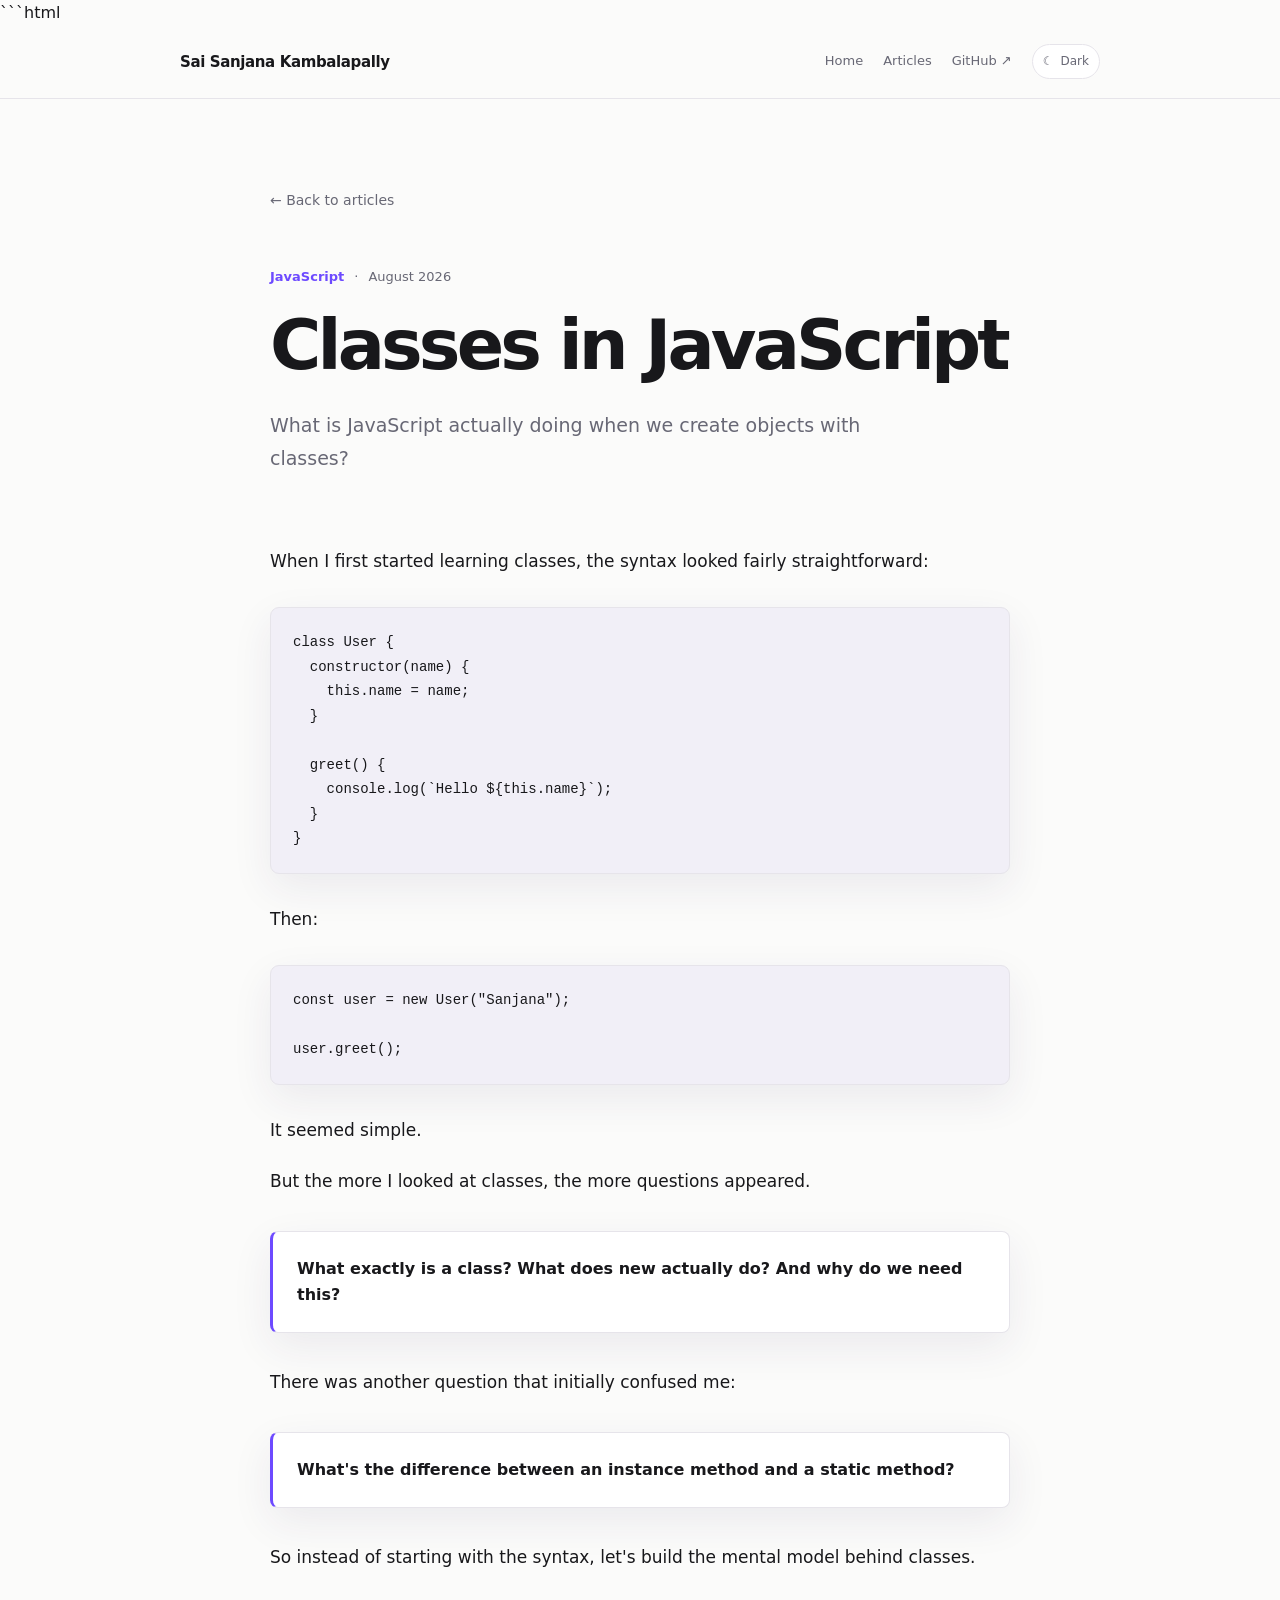
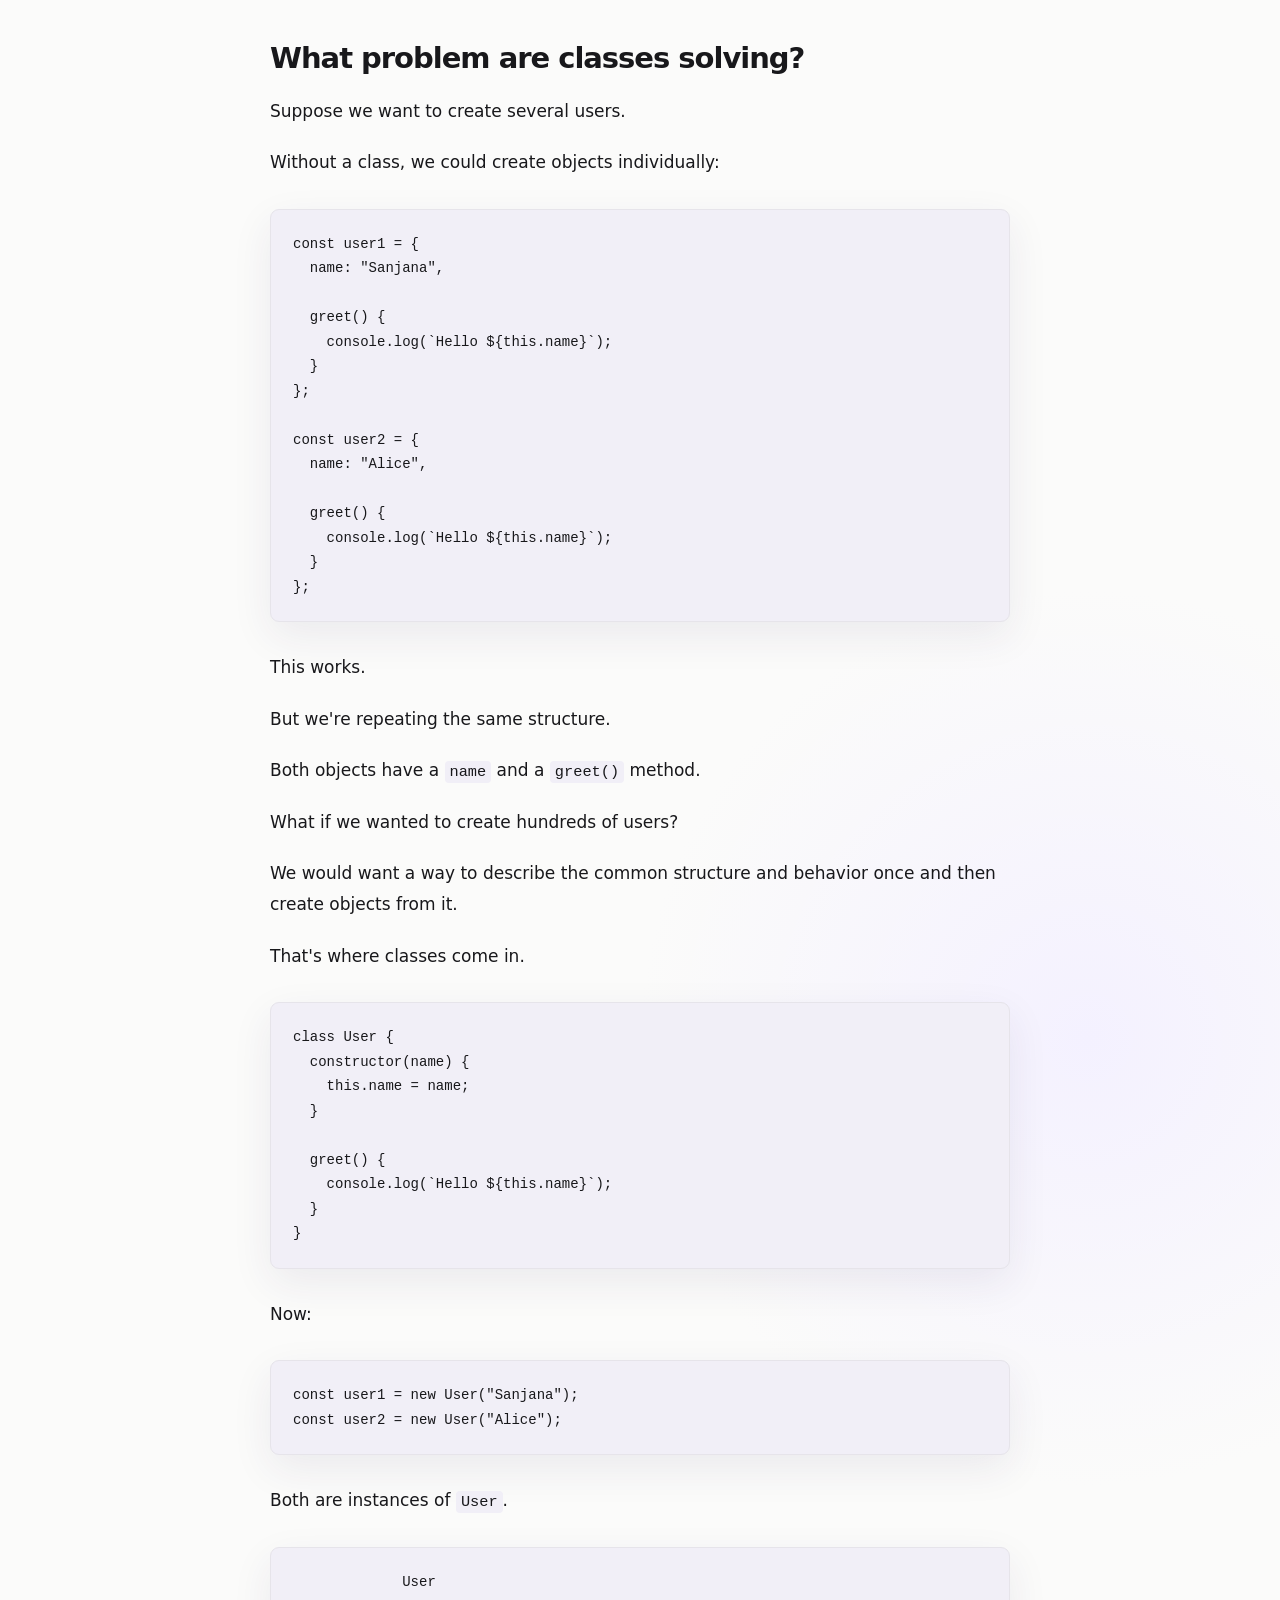
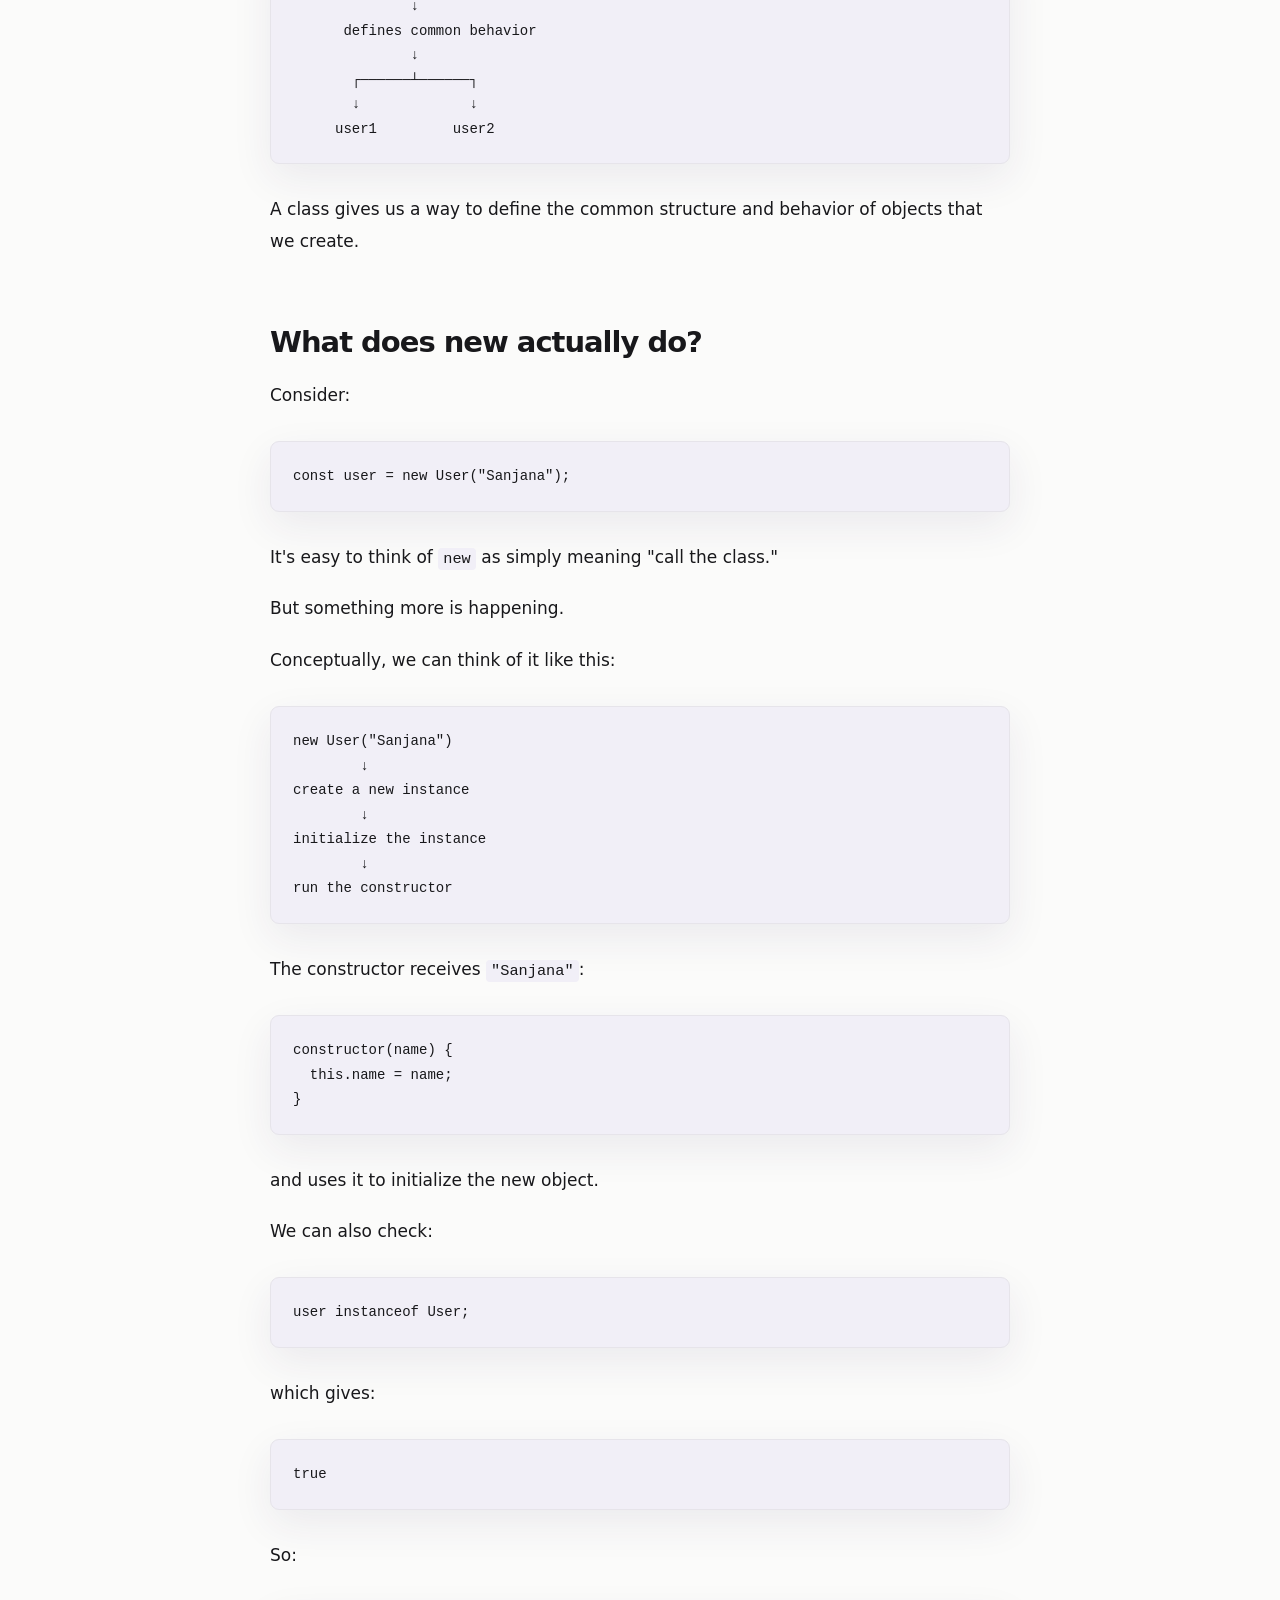
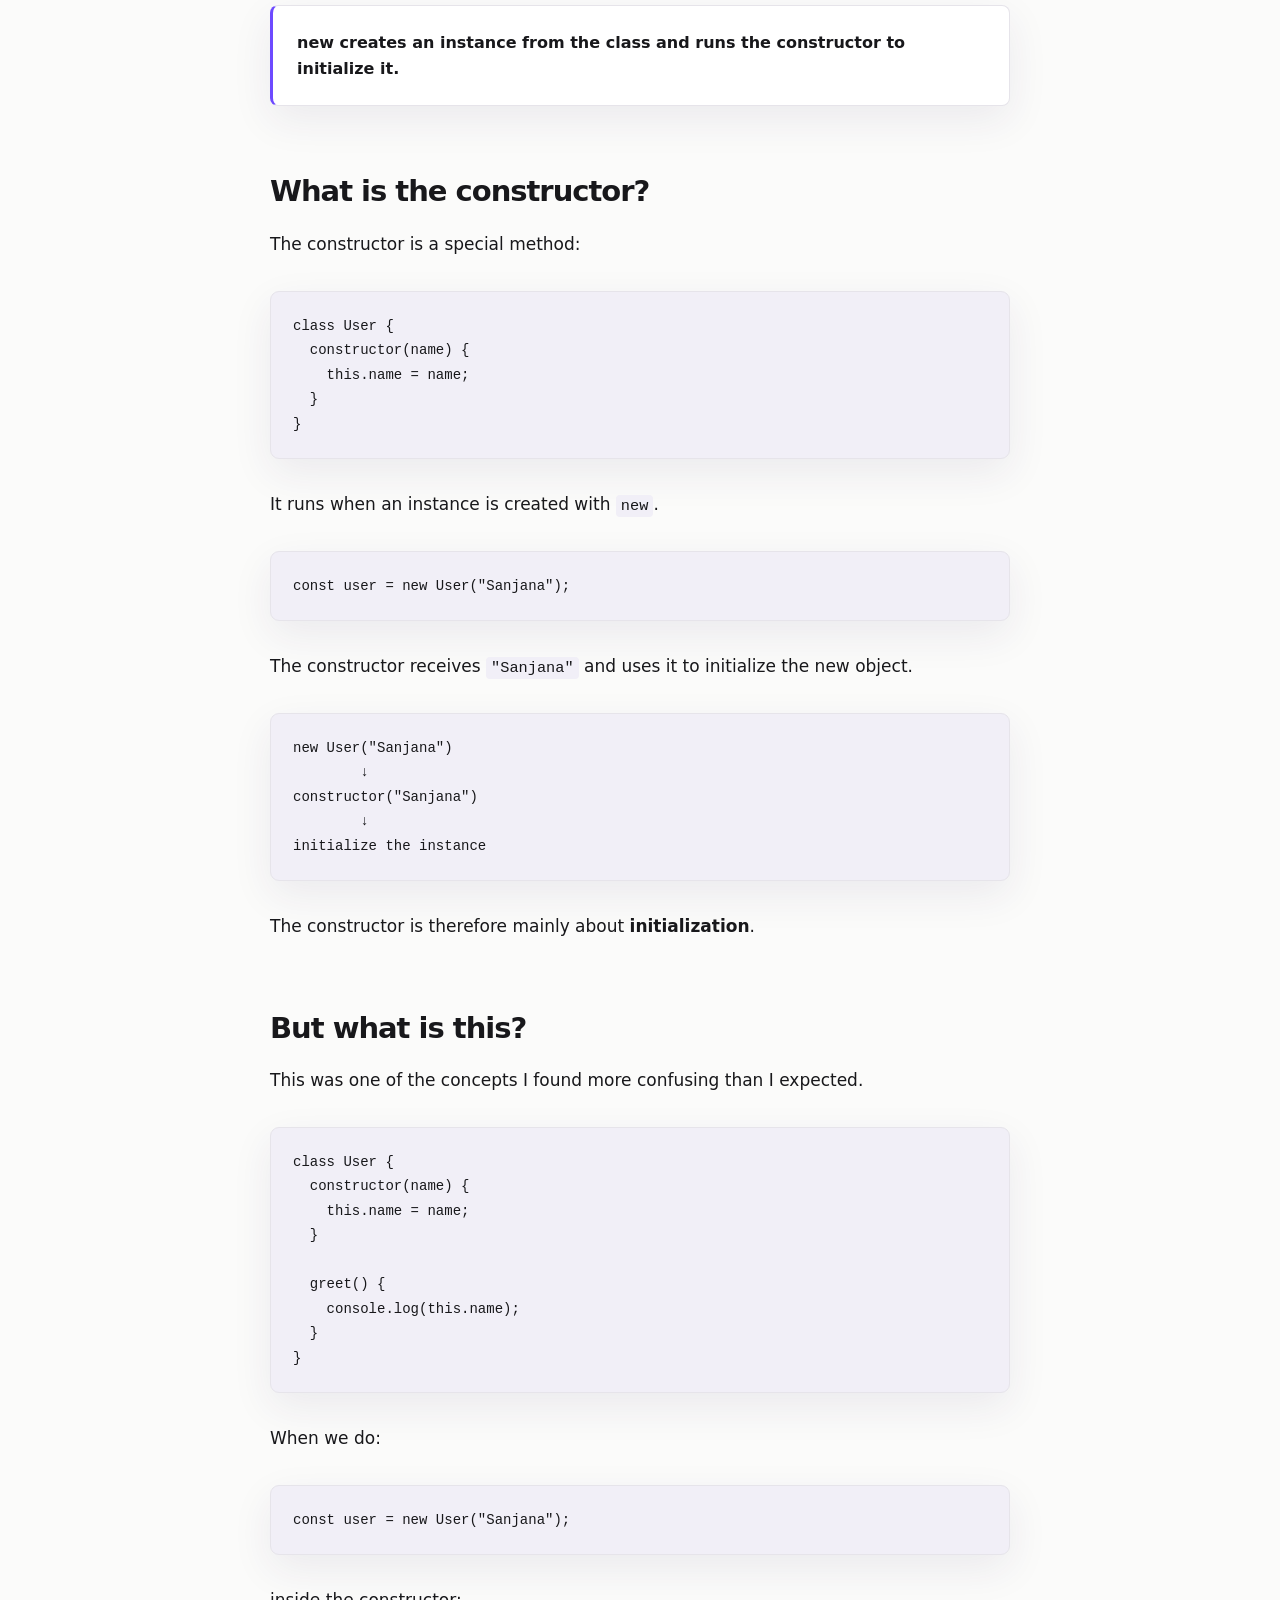
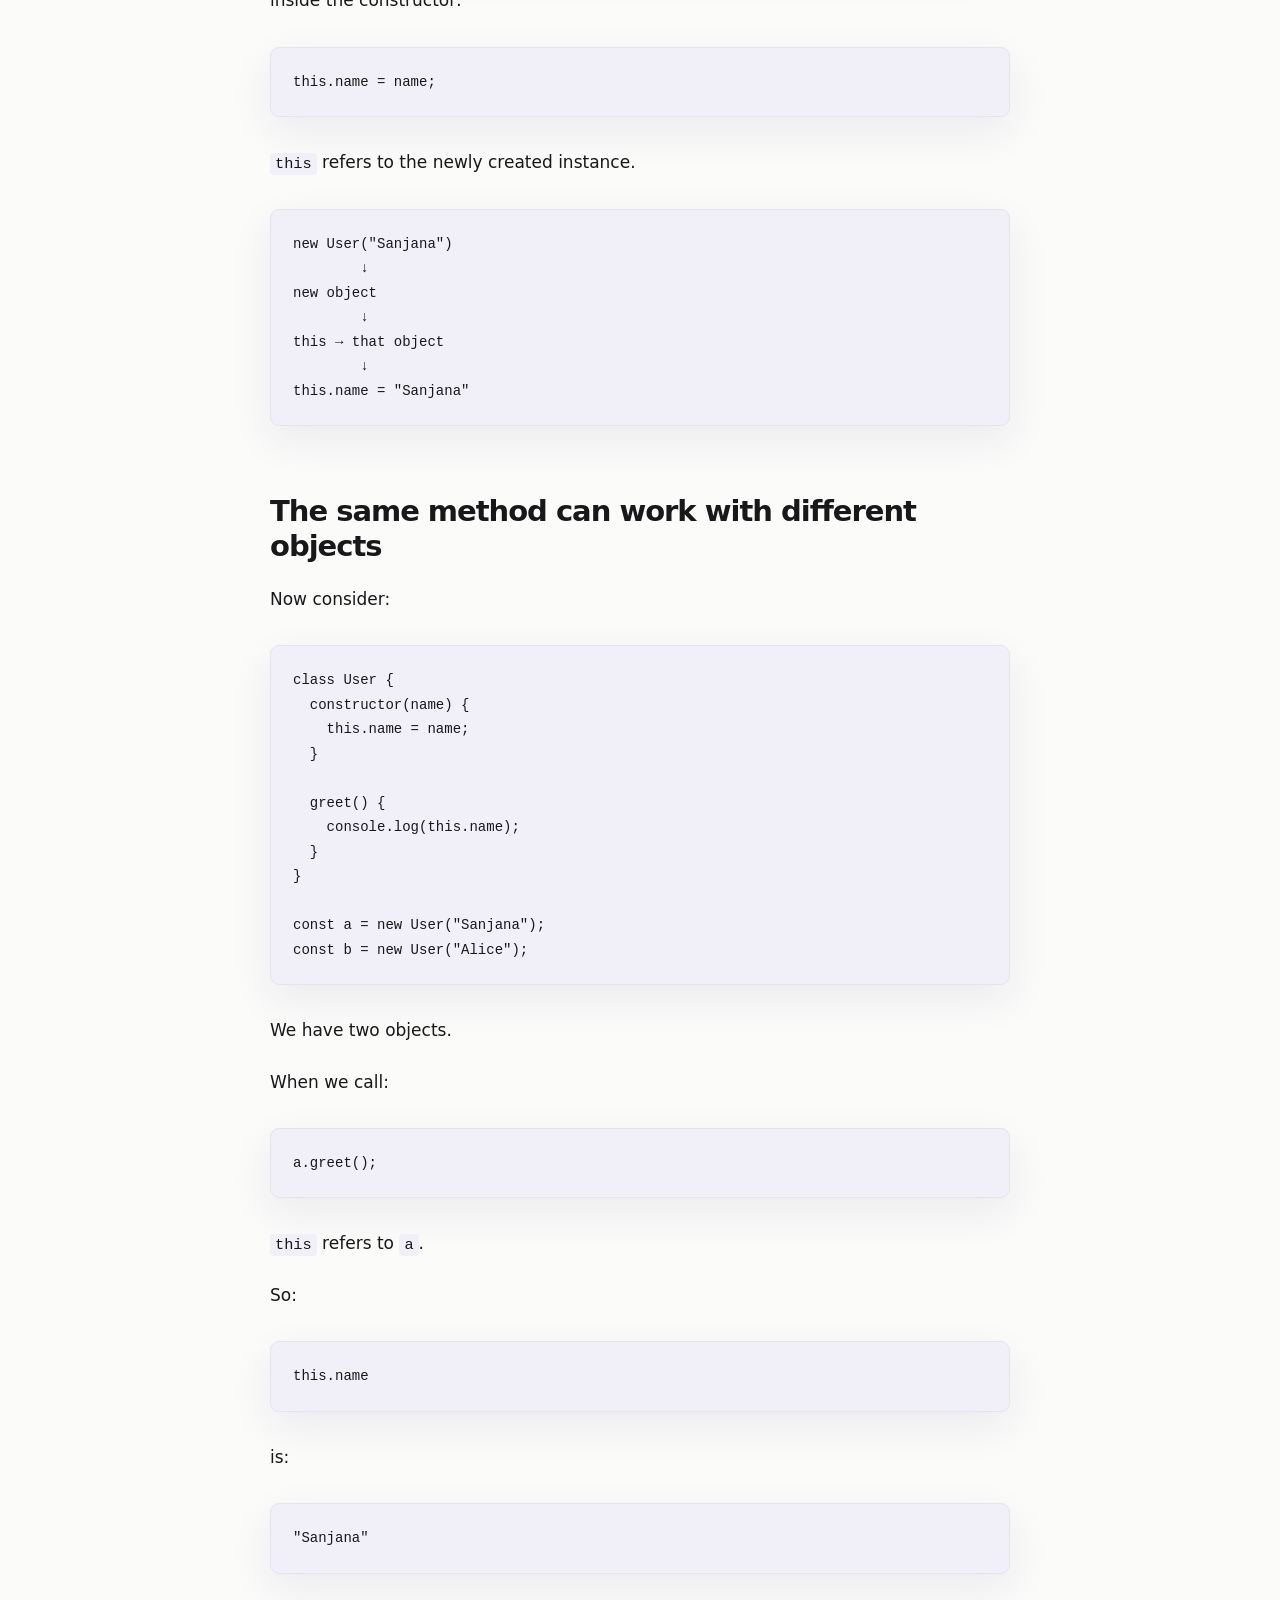
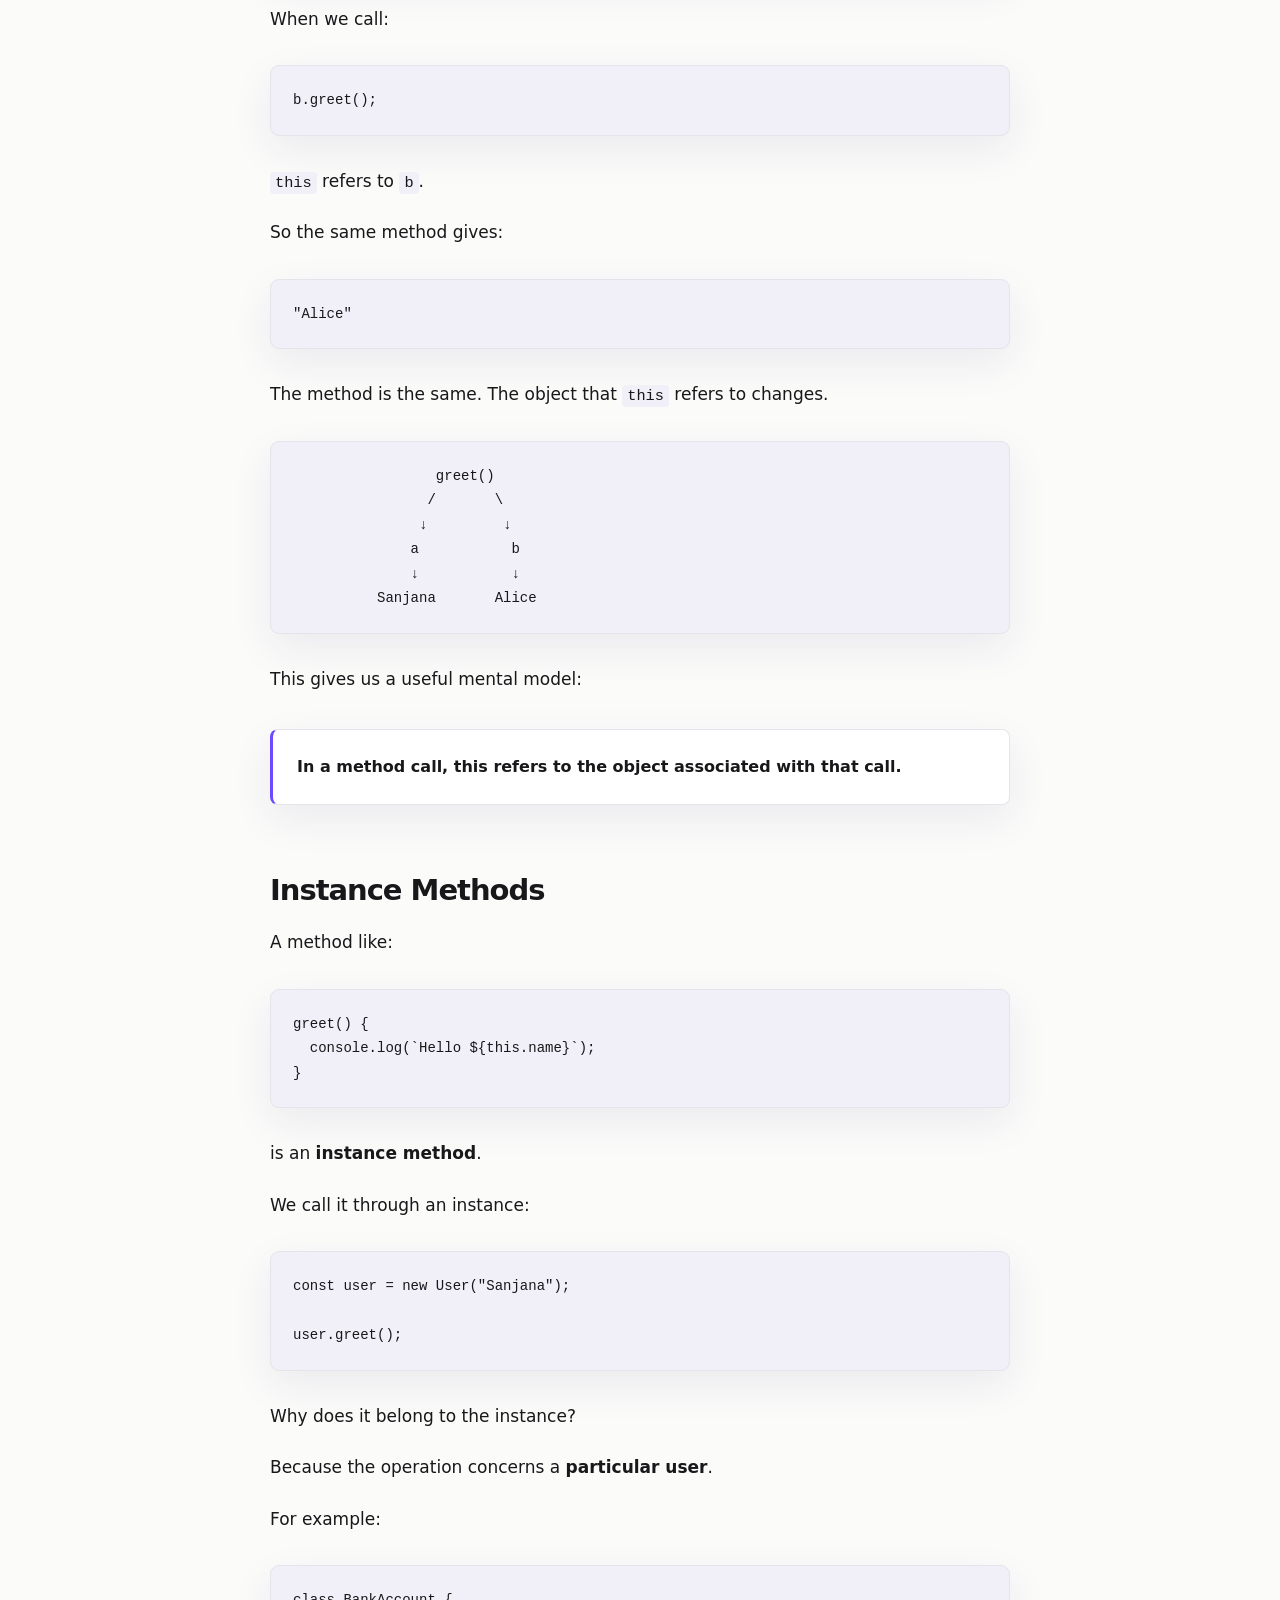
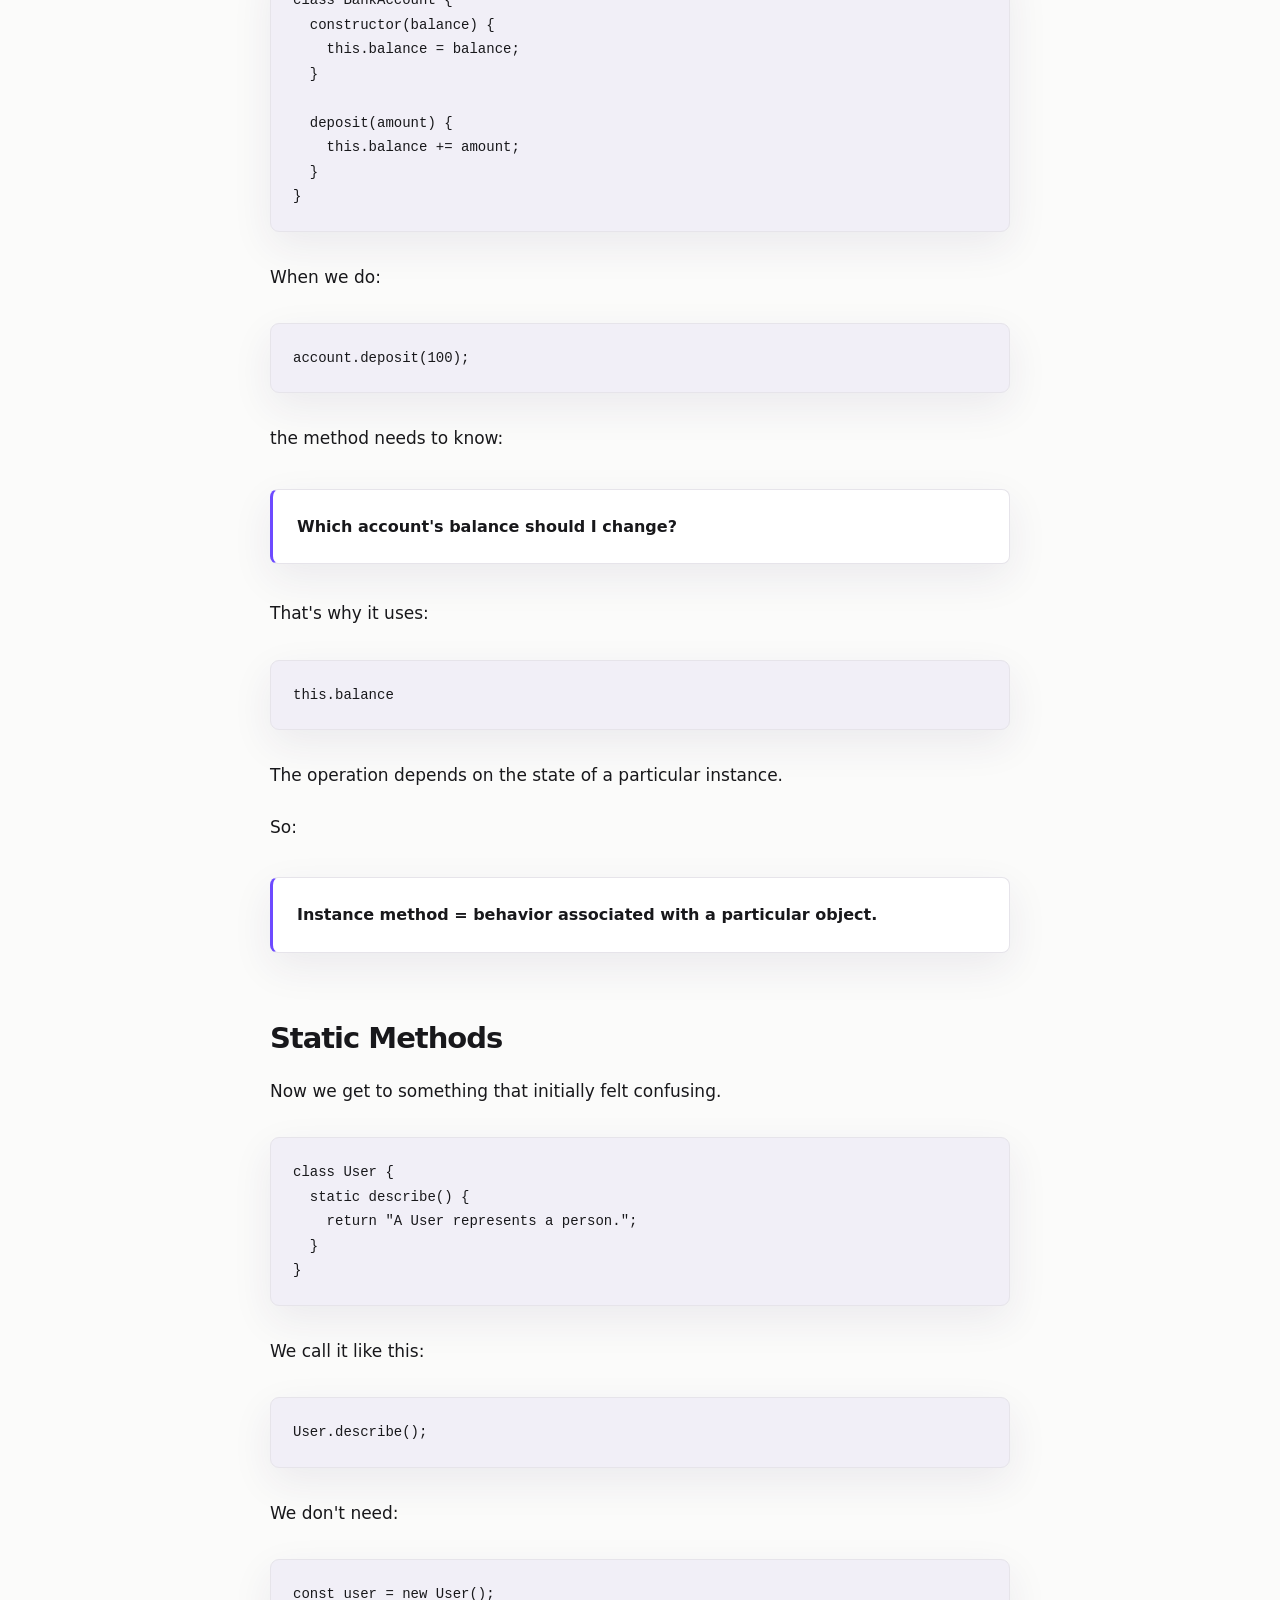
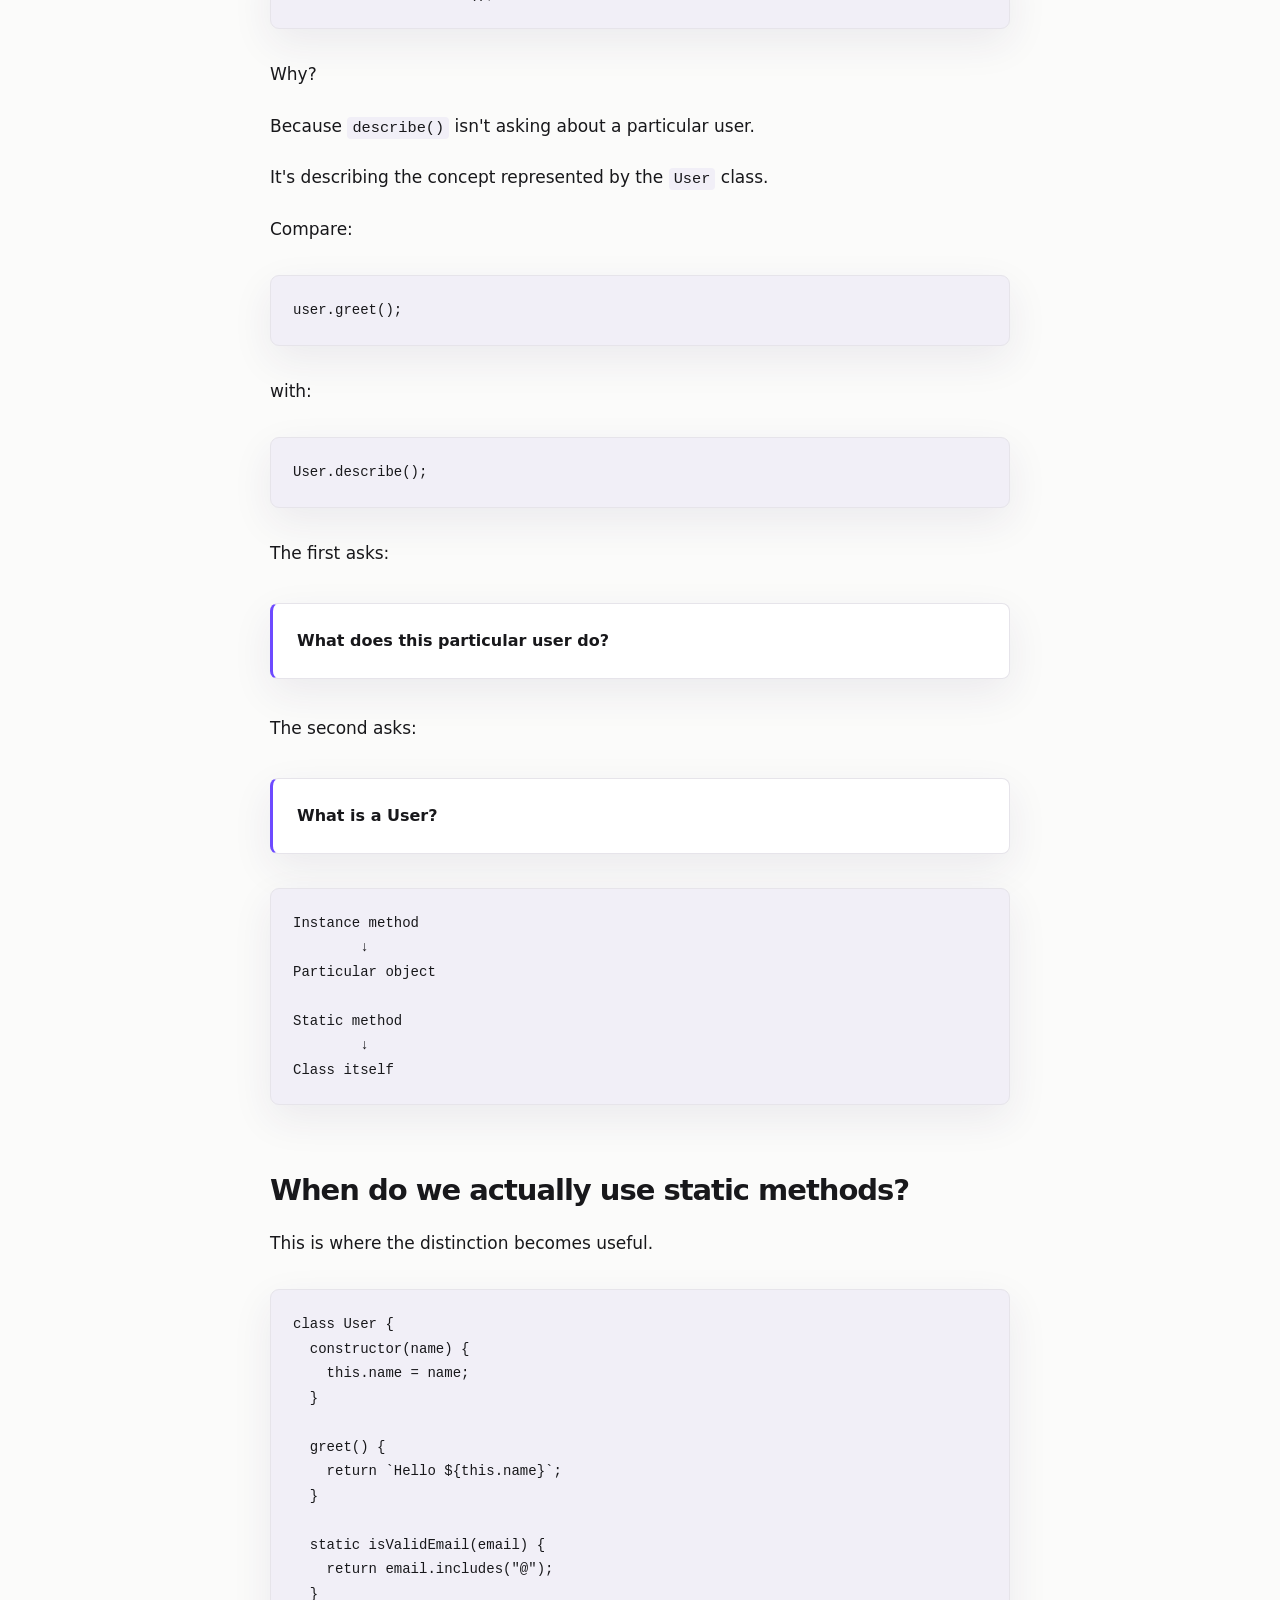
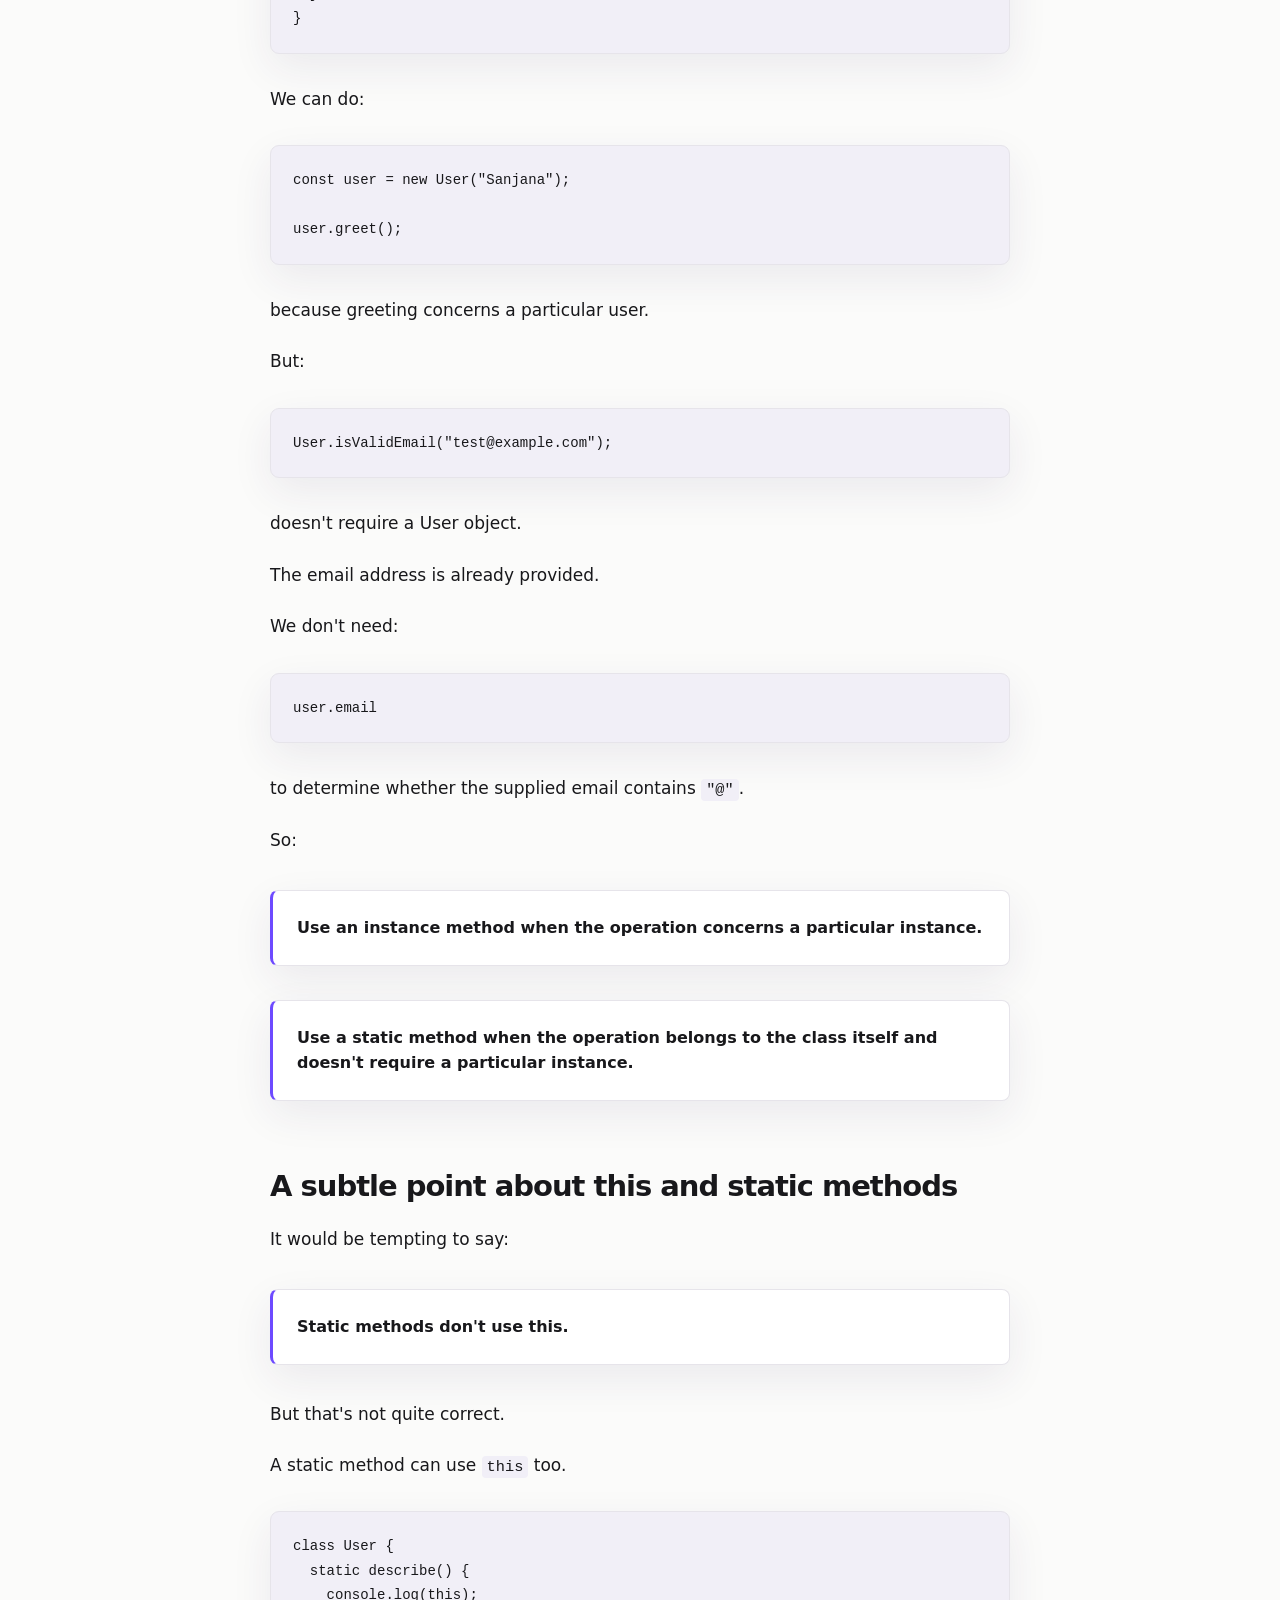
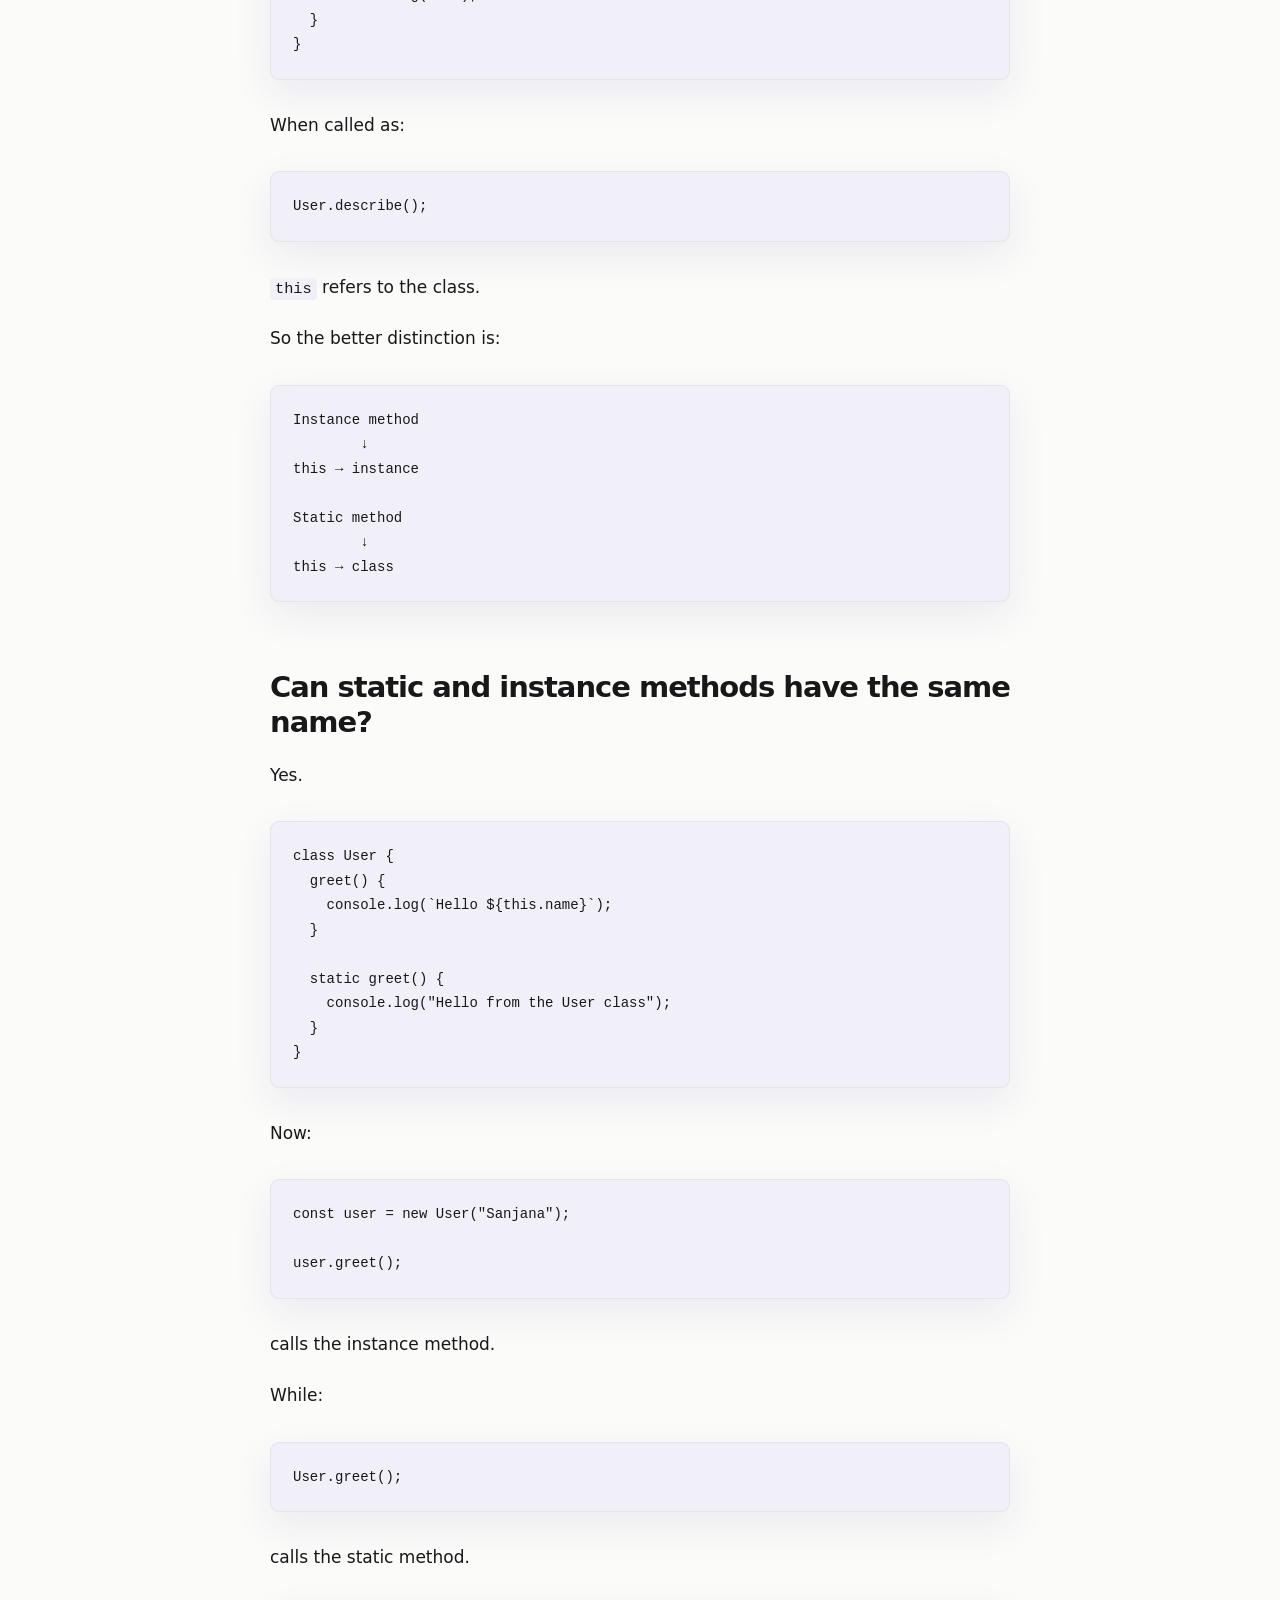
<file: articles/classes.html>
```html
<!DOCTYPE html>
<html lang="en">

<head>

  <meta charset="UTF-8">

  <meta
    name="viewport"
    content="width=device-width, initial-scale=1.0"
  >

  <meta
    name="description"
    content="Understanding JavaScript classes, constructors, methods, static methods, inheritance, this, and the super keyword."
  >

  <title>Classes in JavaScript — Sai Sanjana Kambalapally</title>

  <link rel="stylesheet" href="../style.css">

  <script src="../theme.js" defer></script>

</head>


<body>

  <header class="site-header">

    <div class="container nav-container">

      <a href="/" class="logo">
        Sai Sanjana Kambalapally
      </a>

      <nav class="nav">

        <a href="../index.html">
          Home
        </a>

        <a href="../index.html#articles">
          Articles
        </a>

        <a
          href="https://github.com/saisanjana2410"
          target="_blank"
          rel="noopener noreferrer"
        >
          GitHub ↗
        </a>

        <button
          class="theme-toggle"
          type="button"
          aria-label="Switch theme"
        >
          <span class="theme-icon">☾</span>
          <span class="theme-label">Dark</span>
        </button>

      </nav>

    </div>

  </header>


  <main class="article-page">

    <a
      href="../index.html#articles"
      class="back-link"
    >
      ← Back to articles
    </a>


    <header class="article-header">

      <div class="article-meta">

        <span class="category">
          JavaScript
        </span>

        <span>·</span>

        <span>August 2026</span>

      </div>


      <h1>
        Classes in JavaScript
      </h1>


      <p class="article-subtitle">
        What is JavaScript actually doing when we create objects with classes?
      </p>

    </header>


    <article class="article-body">


      <p>
        When I first started learning classes, the syntax looked
        fairly straightforward:
      </p>


      <pre><code>class User {
  constructor(name) {
    this.name = name;
  }

  greet() {
    console.log(`Hello ${this.name}`);
  }
}</code></pre>


      <p>
        Then:
      </p>


      <pre><code>const user = new User("Sanjana");

user.greet();</code></pre>


      <p>
        It seemed simple.
      </p>


      <p>
        But the more I looked at classes, the more questions appeared.
      </p>


      <div class="question">

        <strong>
          What exactly is a class? What does new actually do?
          And why do we need this?
        </strong>

      </div>


      <p>
        There was another question that initially confused me:
      </p>


      <div class="question">

        <strong>
          What's the difference between an instance method and a
          static method?
        </strong>

      </div>


      <p>
        So instead of starting with the syntax, let's build the
        mental model behind classes.
      </p>


      <h2>
        What problem are classes solving?
      </h2>


      <p>
        Suppose we want to create several users.
      </p>


      <p>
        Without a class, we could create objects individually:
      </p>


      <pre><code>const user1 = {
  name: "Sanjana",

  greet() {
    console.log(`Hello ${this.name}`);
  }
};

const user2 = {
  name: "Alice",

  greet() {
    console.log(`Hello ${this.name}`);
  }
};</code></pre>


      <p>
        This works.
      </p>


      <p>
        But we're repeating the same structure.
      </p>


      <p>
        Both objects have a <code>name</code> and a
        <code>greet()</code> method.
      </p>


      <p>
        What if we wanted to create hundreds of users?
      </p>


      <p>
        We would want a way to describe the common structure and
        behavior once and then create objects from it.
      </p>


      <p>
        That's where classes come in.
      </p>


      <pre><code>class User {
  constructor(name) {
    this.name = name;
  }

  greet() {
    console.log(`Hello ${this.name}`);
  }
}</code></pre>


      <p>
        Now:
      </p>


      <pre><code>const user1 = new User("Sanjana");
const user2 = new User("Alice");</code></pre>


      <p>
        Both are instances of <code>User</code>.
      </p>


      <pre class="diagram">             User
              ↓
      defines common behavior
              ↓
       ┌──────┴──────┐
       ↓             ↓
     user1         user2</pre>


      <p>
        A class gives us a way to define the common structure and
        behavior of objects that we create.
      </p>


      <h2>
        What does new actually do?
      </h2>


      <p>
        Consider:
      </p>


      <pre><code>const user = new User("Sanjana");</code></pre>


      <p>
        It's easy to think of <code>new</code> as simply meaning
        "call the class."
      </p>


      <p>
        But something more is happening.
      </p>


      <p>
        Conceptually, we can think of it like this:
      </p>


      <pre class="diagram">new User("Sanjana")
        ↓
create a new instance
        ↓
initialize the instance
        ↓
run the constructor</pre>


      <p>
        The constructor receives <code>"Sanjana"</code>:
      </p>


      <pre><code>constructor(name) {
  this.name = name;
}</code></pre>


      <p>
        and uses it to initialize the new object.
      </p>


      <p>
        We can also check:
      </p>


      <pre><code>user instanceof User;</code></pre>


      <p>
        which gives:
      </p>


      <pre><code>true</code></pre>


      <p>
        So:
      </p>


      <div class="callout">

        <strong>
          new creates an instance from the class and runs the
          constructor to initialize it.
        </strong>

      </div>


      <h2>
        What is the constructor?
      </h2>


      <p>
        The constructor is a special method:
      </p>


      <pre><code>class User {
  constructor(name) {
    this.name = name;
  }
}</code></pre>


      <p>
        It runs when an instance is created with <code>new</code>.
      </p>


      <pre><code>const user = new User("Sanjana");</code></pre>


      <p>
        The constructor receives <code>"Sanjana"</code> and uses it
        to initialize the new object.
      </p>


      <pre class="diagram">new User("Sanjana")
        ↓
constructor("Sanjana")
        ↓
initialize the instance</pre>


      <p>
        The constructor is therefore mainly about
        <strong>initialization</strong>.
      </p>


      <h2>
        But what is this?
      </h2>


      <p>
        This was one of the concepts I found more confusing than
        I expected.
      </p>


      <pre><code>class User {
  constructor(name) {
    this.name = name;
  }

  greet() {
    console.log(this.name);
  }
}</code></pre>


      <p>
        When we do:
      </p>


      <pre><code>const user = new User("Sanjana");</code></pre>


      <p>
        inside the constructor:
      </p>


      <pre><code>this.name = name;</code></pre>


      <p>
        <code>this</code> refers to the newly created instance.
      </p>


      <pre class="diagram">new User("Sanjana")
        ↓
new object
        ↓
this → that object
        ↓
this.name = "Sanjana"</pre>


      <h2>
        The same method can work with different objects
      </h2>


      <p>
        Now consider:
      </p>


      <pre><code>class User {
  constructor(name) {
    this.name = name;
  }

  greet() {
    console.log(this.name);
  }
}

const a = new User("Sanjana");
const b = new User("Alice");</code></pre>


      <p>
        We have two objects.
      </p>


      <p>
        When we call:
      </p>


      <pre><code>a.greet();</code></pre>


      <p>
        <code>this</code> refers to <code>a</code>.
      </p>


      <p>
        So:
      </p>


      <pre><code>this.name</code></pre>


      <p>
        is:
      </p>


      <pre><code>"Sanjana"</code></pre>


      <p>
        When we call:
      </p>


      <pre><code>b.greet();</code></pre>


      <p>
        <code>this</code> refers to <code>b</code>.
      </p>


      <p>
        So the same method gives:
      </p>


      <pre><code>"Alice"</code></pre>


      <p>
        The method is the same.
        The object that <code>this</code> refers to changes.
      </p>


      <pre class="diagram">                 greet()
                /       \
               ↓         ↓
              a           b
              ↓           ↓
          Sanjana       Alice</pre>


      <p>
        This gives us a useful mental model:
      </p>


      <div class="question">

        <strong>
          In a method call, this refers to the object associated
          with that call.
        </strong>

      </div>


      <h2>
        Instance Methods
      </h2>


      <p>
        A method like:
      </p>


      <pre><code>greet() {
  console.log(`Hello ${this.name}`);
}</code></pre>


      <p>
        is an <strong>instance method</strong>.
      </p>


      <p>
        We call it through an instance:
      </p>


      <pre><code>const user = new User("Sanjana");

user.greet();</code></pre>


      <p>
        Why does it belong to the instance?
      </p>


      <p>
        Because the operation concerns a
        <strong>particular user</strong>.
      </p>


      <p>
        For example:
      </p>


      <pre><code>class BankAccount {
  constructor(balance) {
    this.balance = balance;
  }

  deposit(amount) {
    this.balance += amount;
  }
}</code></pre>


      <p>
        When we do:
      </p>


      <pre><code>account.deposit(100);</code></pre>


      <p>
        the method needs to know:
      </p>


      <div class="question">

        <strong>
          Which account's balance should I change?
        </strong>

      </div>


      <p>
        That's why it uses:
      </p>


      <pre><code>this.balance</code></pre>


      <p>
        The operation depends on the state of a particular instance.
      </p>


      <p>
        So:
      </p>


      <div class="callout">

        <strong>
          Instance method = behavior associated with a particular object.
        </strong>

      </div>


      <h2>
        Static Methods
      </h2>


      <p>
        Now we get to something that initially felt confusing.
      </p>


      <pre><code>class User {
  static describe() {
    return "A User represents a person.";
  }
}</code></pre>


      <p>
        We call it like this:
      </p>


      <pre><code>User.describe();</code></pre>


      <p>
        We don't need:
      </p>


      <pre><code>const user = new User();</code></pre>


      <p>
        Why?
      </p>


      <p>
        Because <code>describe()</code> isn't asking about a
        particular user.
      </p>


      <p>
        It's describing the concept represented by the
        <code>User</code> class.
      </p>


      <p>
        Compare:
      </p>


      <pre><code>user.greet();</code></pre>


      <p>
        with:
      </p>


      <pre><code>User.describe();</code></pre>


      <p>
        The first asks:
      </p>


      <div class="question">

        <strong>
          What does this particular user do?
        </strong>

      </div>


      <p>
        The second asks:
      </p>


      <div class="question">

        <strong>
          What is a User?
        </strong>

      </div>


      <pre class="diagram">Instance method
        ↓
Particular object

Static method
        ↓
Class itself</pre>


      <h2>
        When do we actually use static methods?
      </h2>


      <p>
        This is where the distinction becomes useful.
      </p>


      <pre><code>class User {
  constructor(name) {
    this.name = name;
  }

  greet() {
    return `Hello ${this.name}`;
  }

  static isValidEmail(email) {
    return email.includes("@");
  }
}</code></pre>


      <p>
        We can do:
      </p>


      <pre><code>const user = new User("Sanjana");

user.greet();</code></pre>


      <p>
        because greeting concerns a particular user.
      </p>


      <p>
        But:
      </p>


      <pre><code>User.isValidEmail("test@example.com");</code></pre>


      <p>
        doesn't require a User object.
      </p>


      <p>
        The email address is already provided.
      </p>


      <p>
        We don't need:
      </p>


      <pre><code>user.email</code></pre>


      <p>
        to determine whether the supplied email contains
        <code>"@"</code>.
      </p>


      <p>
        So:
      </p>


      <div class="callout">

        <strong>
          Use an instance method when the operation concerns a
          particular instance.
        </strong>

      </div>


      <div class="callout">

        <strong>
          Use a static method when the operation belongs to the
          class itself and doesn't require a particular instance.
        </strong>

      </div>


      <h2>
        A subtle point about this and static methods
      </h2>


      <p>
        It would be tempting to say:
      </p>


      <div class="question">

        <strong>
          Static methods don't use this.
        </strong>

      </div>


      <p>
        But that's not quite correct.
      </p>


      <p>
        A static method can use <code>this</code> too.
      </p>


      <pre><code>class User {
  static describe() {
    console.log(this);
  }
}</code></pre>


      <p>
        When called as:
      </p>


      <pre><code>User.describe();</code></pre>


      <p>
        <code>this</code> refers to the class.
      </p>


      <p>
        So the better distinction is:
      </p>


      <pre class="diagram">Instance method
        ↓
this → instance

Static method
        ↓
this → class</pre>


      <h2>
        Can static and instance methods have the same name?
      </h2>


      <p>
        Yes.
      </p>


      <pre><code>class User {
  greet() {
    console.log(`Hello ${this.name}`);
  }

  static greet() {
    console.log("Hello from the User class");
  }
}</code></pre>


      <p>
        Now:
      </p>


      <pre><code>const user = new User("Sanjana");

user.greet();</code></pre>


      <p>
        calls the instance method.
      </p>


      <p>
        While:
      </p>


      <pre><code>User.greet();</code></pre>


      <p>
        calls the static method.
      </p>


      <pre class="diagram">              User
               │
        static greet()
               │
        ───────────────
               │
        User instance
               │
        instance greet()</pre>


      <h2>
        Inheritance
      </h2>


      <p>
        Now suppose we have a <code>User</code>:
      </p>


      <pre><code>class User {
  constructor(name) {
    this.name = name;
  }

  greet() {
    console.log(`Hello ${this.name}`);
  }
}</code></pre>


      <p>
        And we want an <code>Admin</code>.
      </p>


      <p>
        An Admin is also a User, but it has additional behavior.
      </p>


      <pre><code>class Admin extends User {
  deleteUser() {
    console.log("User deleted");
  }
}</code></pre>


      <p>
        Now:
      </p>


      <pre><code>const admin = new Admin("Sanjana");

admin.greet();
admin.deleteUser();</code></pre>


      <p>
        Both work.
      </p>


      <p>
        Why?
      </p>


      <p>
        Because <code>Admin</code> extends <code>User</code>.
      </p>


      <pre class="diagram">User
 ↓
common User behavior
 ↓
Admin
 ├── inherited User behavior
 └── additional Admin behavior</pre>


      <p>
        So:
      </p>


      <div class="callout">

        <strong>
          Inheritance lets a child class reuse behavior from a
          parent class while adding or changing its own behavior.
        </strong>

      </div>


      <h2>
        Does inheritance copy everything?
      </h2>


      <p>
        This is an easy misconception.
      </p>


      <p>
        It's tempting to imagine:
      </p>


      <pre class="diagram">User
 ↓
copy everything
 ↓
Admin</pre>


      <p>
        But that's not the technical model.
      </p>


      <p>
        <code>extends</code> establishes an inheritance relationship.
      </p>


      <p>
        JavaScript can then find inherited behavior through that
        relationship.
      </p>


      <p>
        The underlying mechanism involves JavaScript's
        <strong>prototype system</strong>.
      </p>


      <p>
        I am intentionally not going into prototypes here because
        that's a separate concept I want to understand properly first.
      </p>


      <p>
        For now, the useful mental model is:
      </p>


      <div class="question">

        <strong>
          Admin can use behavior inherited from User.
        </strong>

      </div>


      <h2>
        Method Overriding
      </h2>


      <p>
        A child class can provide its own version of a parent's method.
      </p>


      <pre><code>class User {
  greet() {
    console.log("Hello from User");
  }
}

class Admin extends User {
  greet() {
    console.log("Hello from Admin");
  }
}</code></pre>


      <p>
        Now:
      </p>


      <pre><code>const admin = new Admin();

admin.greet();</code></pre>


      <p>
        prints:
      </p>


      <pre><code>Hello from Admin</code></pre>


      <p>
        The child has <strong>overridden</strong> the parent's
        implementation.
      </p>


      <pre class="diagram">User
 └── greet()
      ↓
Admin
 └── greet()
      ↓
child implementation</pre>


      <h2>
        super
      </h2>


      <p>
        What if the child wants to use the parent's implementation too?
      </p>


      <p>
        That's where <code>super</code> comes in.
      </p>


      <pre><code>class User {
  greet() {
    console.log("Hello from User");
  }
}

class Admin extends User {
  greet() {
    super.greet();

    console.log("Hello from Admin");
  }
}</code></pre>


      <p>
        Now:
      </p>


      <pre><code>const admin = new Admin();

admin.greet();</code></pre>


      <p>
        prints:
      </p>


      <pre><code>Hello from User
Hello from Admin</code></pre>


      <p>
        This:
      </p>


      <pre><code>super.greet();</code></pre>


      <p>
        means:
      </p>


      <div class="question">

        <strong>
          Call the parent's greet() implementation.
        </strong>

      </div>


      <pre class="diagram">Admin.greet()
      ↓
super.greet()
      ↓
User.greet()</pre>


      <h2>
        super() in constructors
      </h2>


      <p>
        <code>super</code> is also used when the child class has
        its own constructor.
      </p>


      <pre><code>class User {
  constructor(name) {
    this.name = name;
  }
}

class Admin extends User {
  constructor(name, permissions) {
    super(name);

    this.permissions = permissions;
  }
}</code></pre>


      <p>
        Here:
      </p>


      <pre><code>super(name);</code></pre>


      <p>
        calls the parent constructor.
      </p>


      <pre class="diagram">new Admin("Sanjana", "all")
          ↓
Admin constructor
          ↓
super("Sanjana")
          ↓
User constructor
          ↓
name initialized
          ↓
back to Admin
          ↓
permissions initialized</pre>


      <h2>
        Why must super() come before this?
      </h2>


      <p>
        This was another place where the syntax initially felt arbitrary.
      </p>


      <p>
        This is wrong:
      </p>


      <pre><code>class Admin extends User {
  constructor(name, permissions) {
    this.permissions = permissions;
    super(name);
  }
}</code></pre>


      <p>
        The child is trying to use <code>this</code> before the parent
        initialization has happened.
      </p>


      <p>
        In a derived constructor, <code>super()</code> must happen
        before using <code>this</code>.
      </p>


      <p>
        So the correct version is:
      </p>


      <pre><code>class Admin extends User {
  constructor(name, permissions) {
    super(name);

    this.permissions = permissions;
  }
}</code></pre>


      <p>
        The useful mental model is:
      </p>


      <div class="callout">

        <strong>
          The parent class needs to initialize the inherited part
          of the object before the child constructor starts using this.
        </strong>

      </div>


      <h2>
        super() vs super.method()
      </h2>


      <p>
        These look similar but do different things.
      </p>


      <p>
        <code>super(...)</code> calls the parent constructor:
      </p>


      <pre><code>super(name);</code></pre>


      <p>
        While:
      </p>


      <pre><code>super.greet();</code></pre>


      <p>
        calls a method from the parent class.
      </p>


      <pre class="diagram">super(...)
    ↓
parent constructor

super.method()
    ↓
parent method</pre>


      <h2>
        The Mental Model
      </h2>


      <pre class="diagram">Class
  ↓
Defines common structure and behavior
  ↓
new
  ↓
Creates an instance
  ↓
constructor
  ↓
Initializes that instance
  ↓
this
  ↓
Refers to the object associated with the call
  ↓
instance methods
  ↓
Behavior of a particular object
  ↓
static methods
  ↓
Behavior associated with the class
  ↓
extends
  ↓
Creates an inheritance relationship
  ↓
method overriding
  ↓
Child can provide its own implementation
  ↓
super()
  ↓
Parent constructor
  ↓
super.method()
  ↓
Parent method</pre>


      <p>
        There is one question I am deliberately leaving for another
        article:
      </p>


      <div class="question">

        <strong>
          If JavaScript uses prototypes underneath, what is a class
          actually doing?
        </strong>

      </div>


      <p>
        That is a different level of the JavaScript object model.
      </p>


      <p>
        Before answering it, I want to understand
        <strong>this</strong>, objects, prototypes, prototype chains,
        and how JavaScript looks up properties and methods.
      </p>


      <p>
        For now, classes don't need to be mysterious.
      </p>


      <p>
        The syntax is only the surface. The useful mental model is
        understanding which object we're talking about, where the
        behavior belongs, and how parent and child relationships work.
      </p>


    </article>

  </main>


  <footer class="footer container">

    <p>
      Built while learning.
    </p>

    <p>
      © 2026 Sai Sanjana Kambalapally
    </p>

  </footer>


</body>

</html>
```
</file>
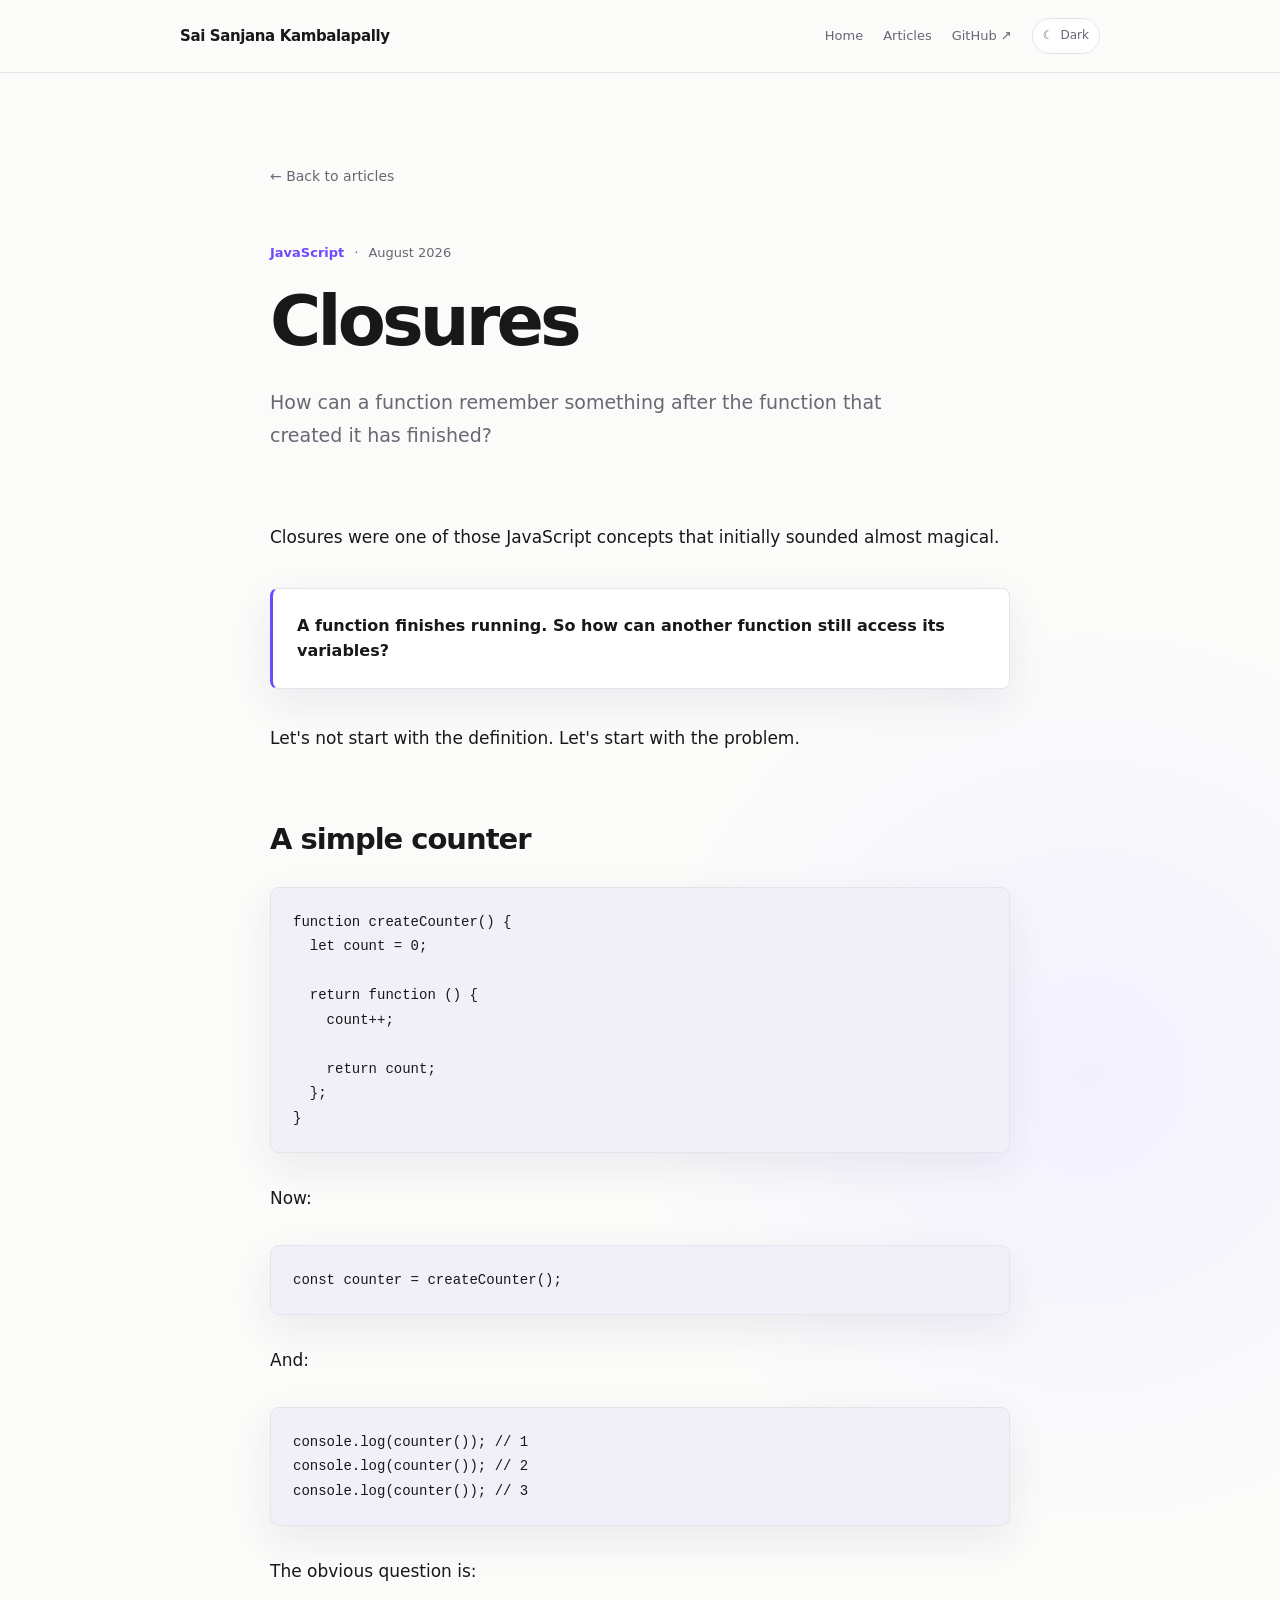
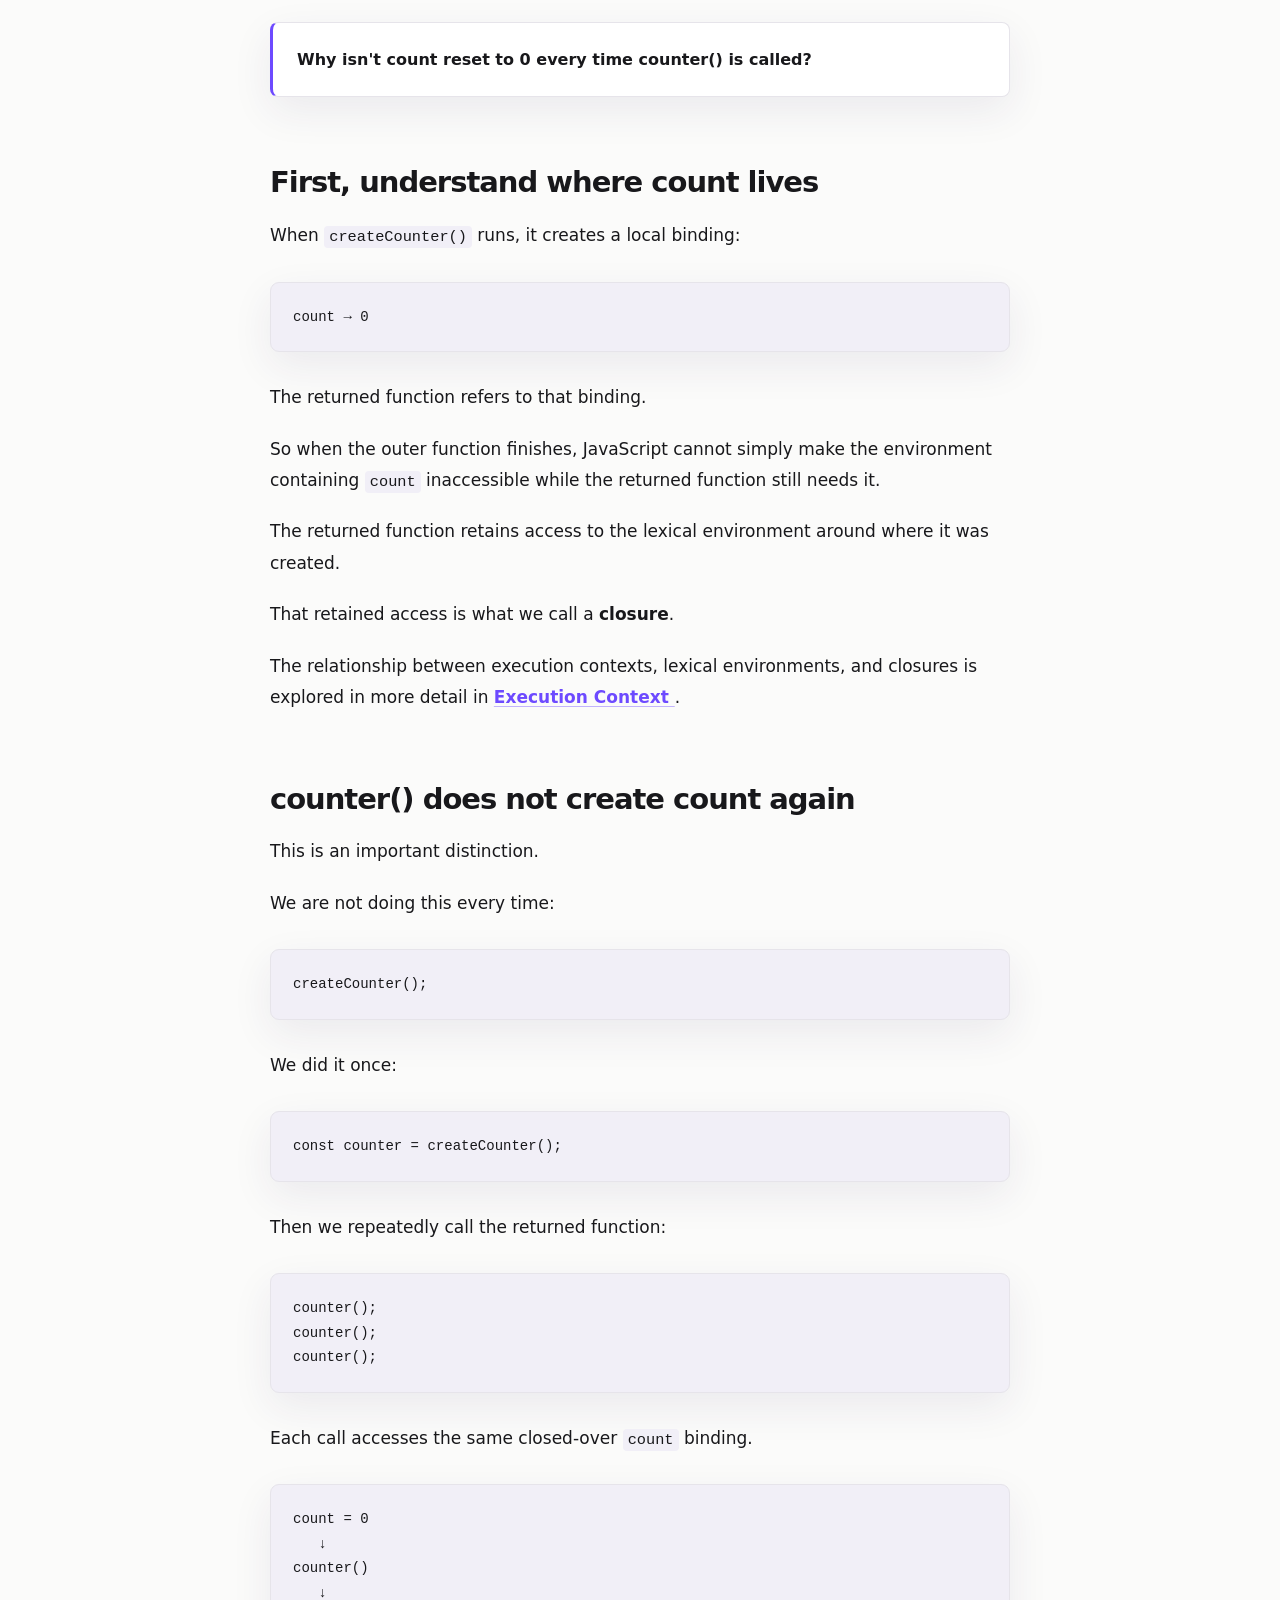
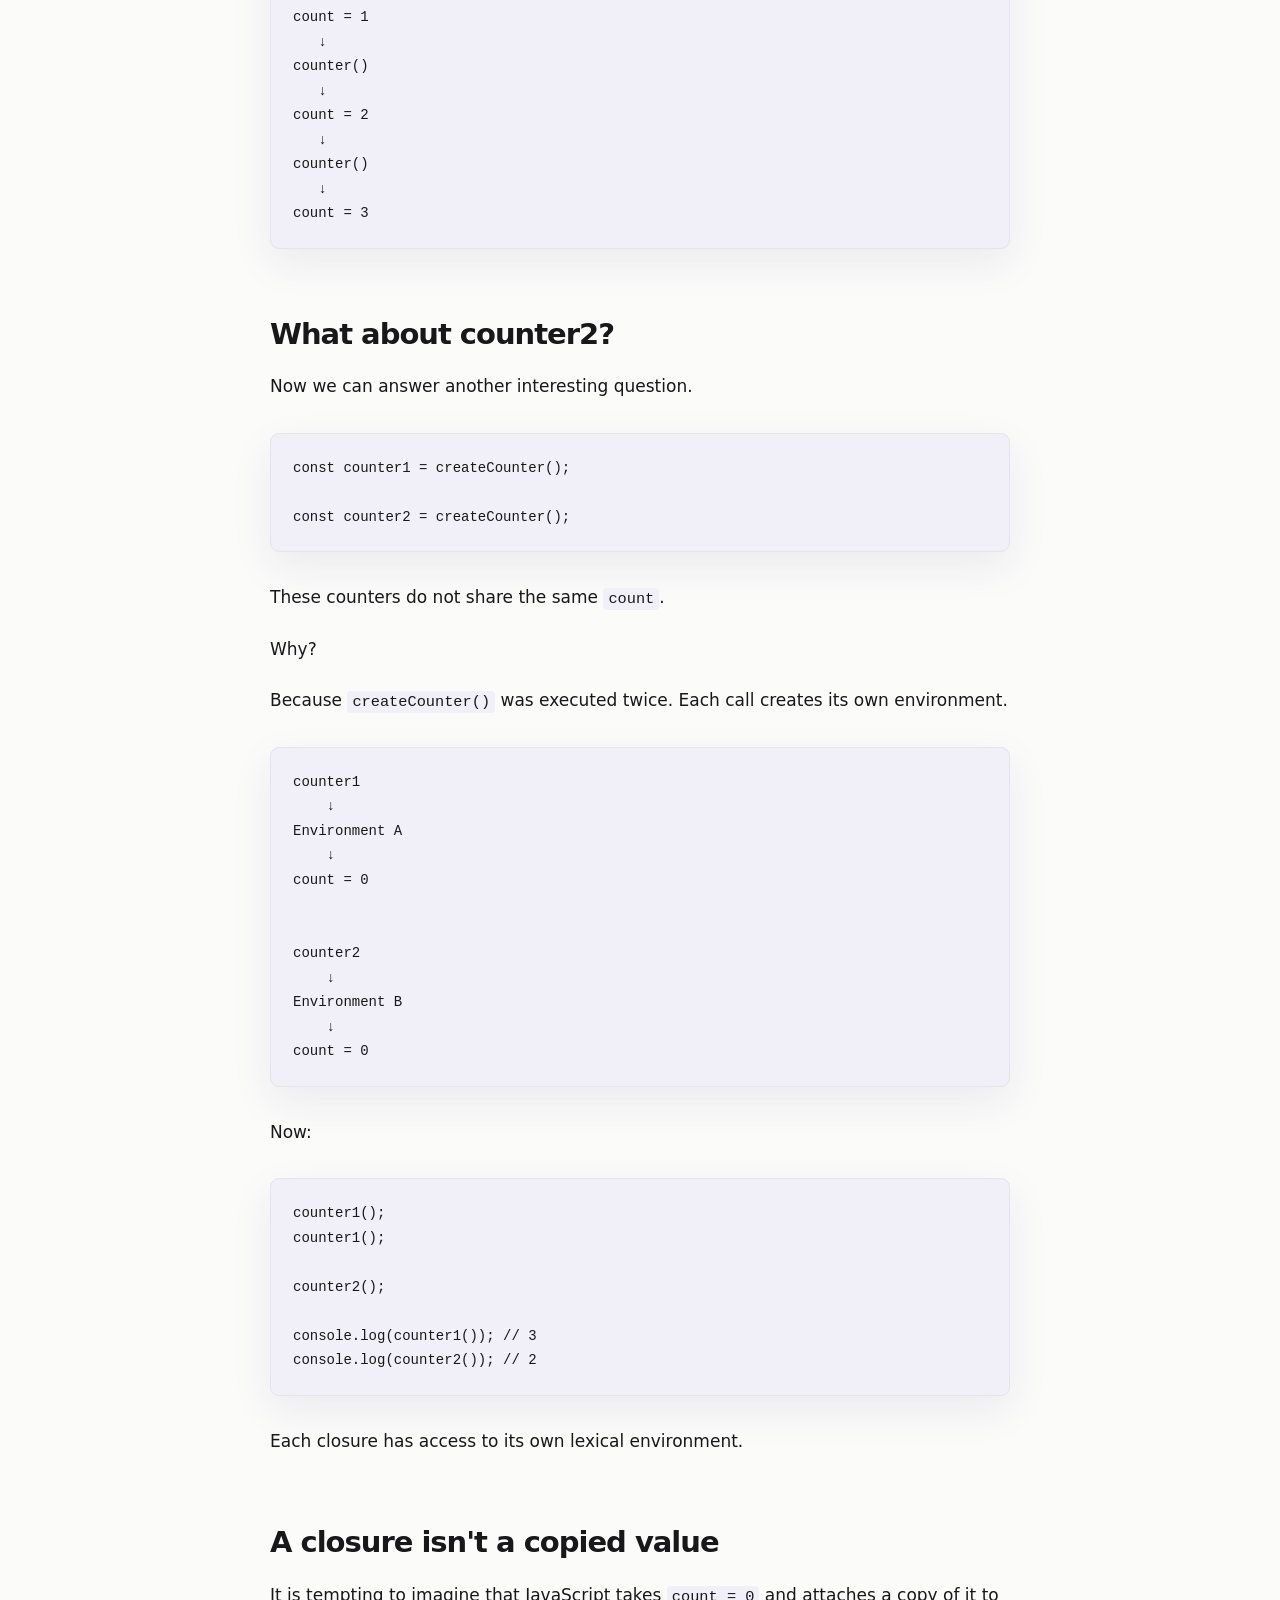
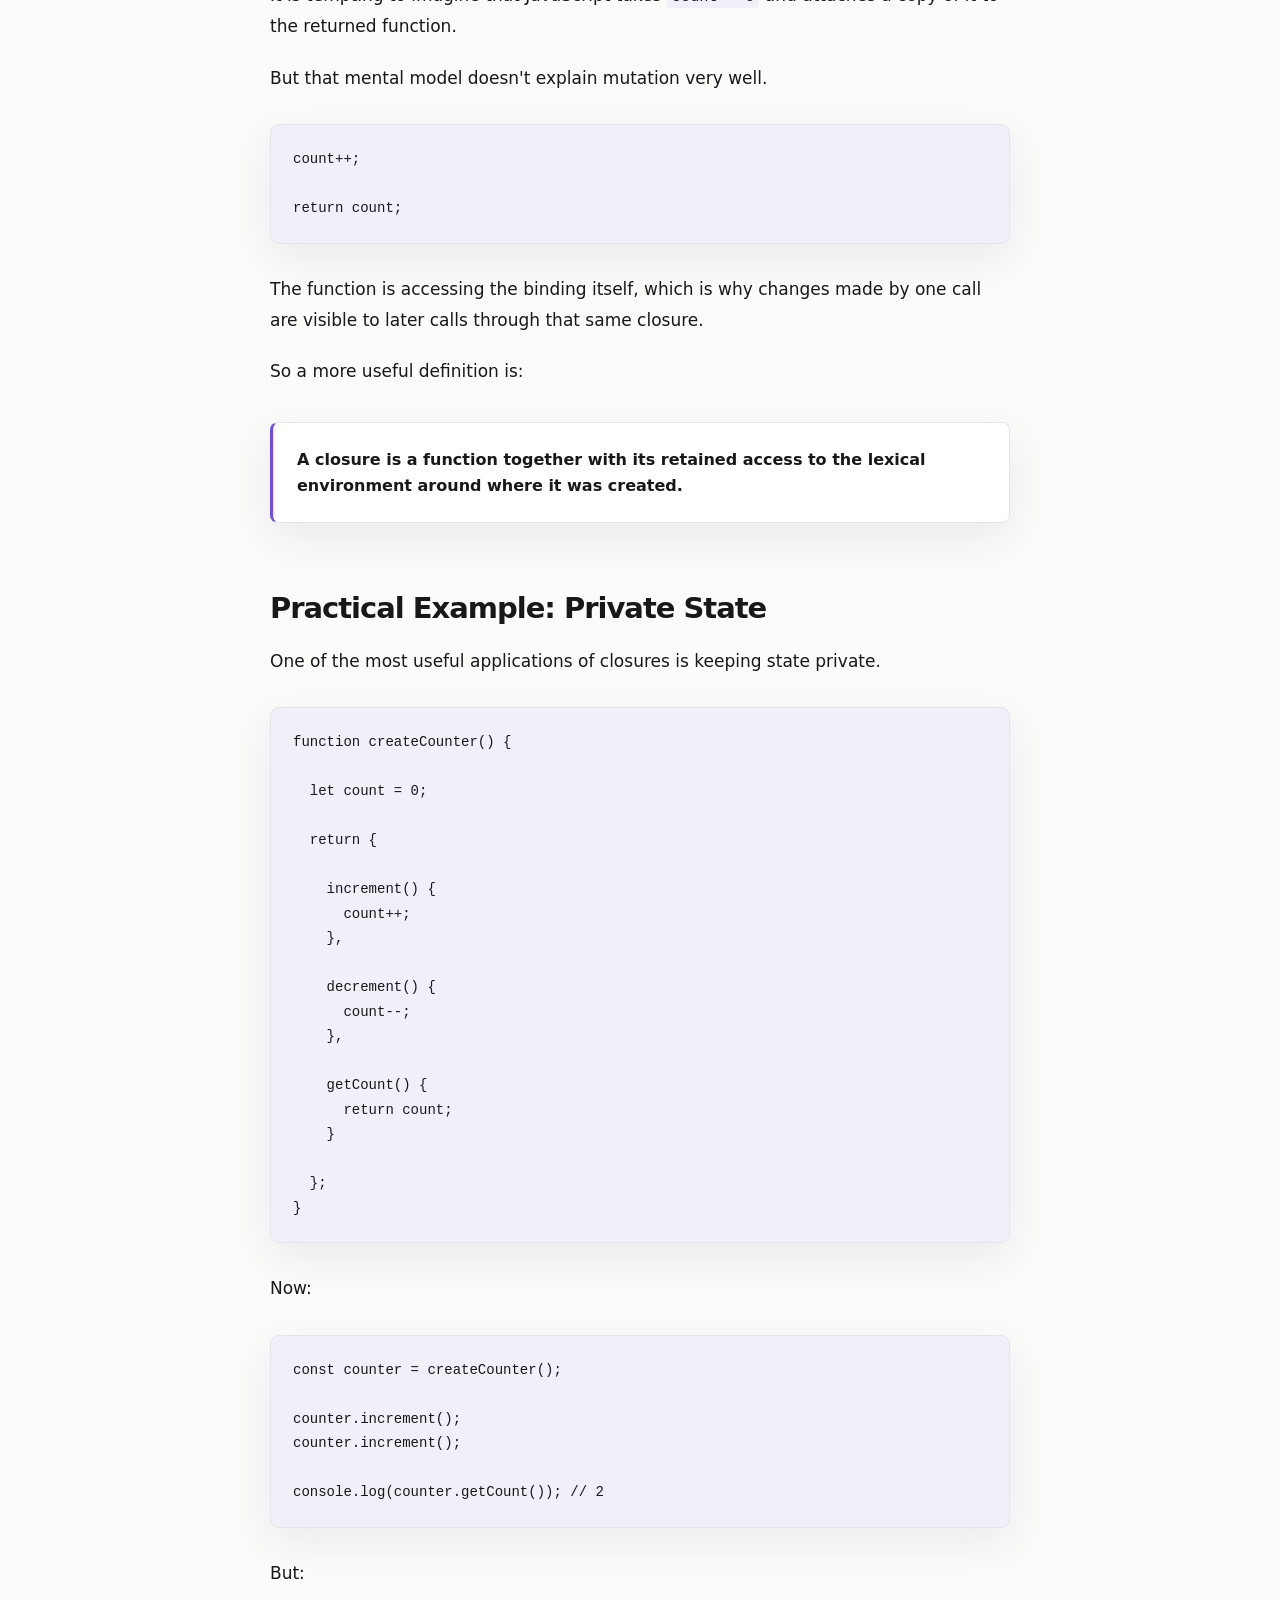
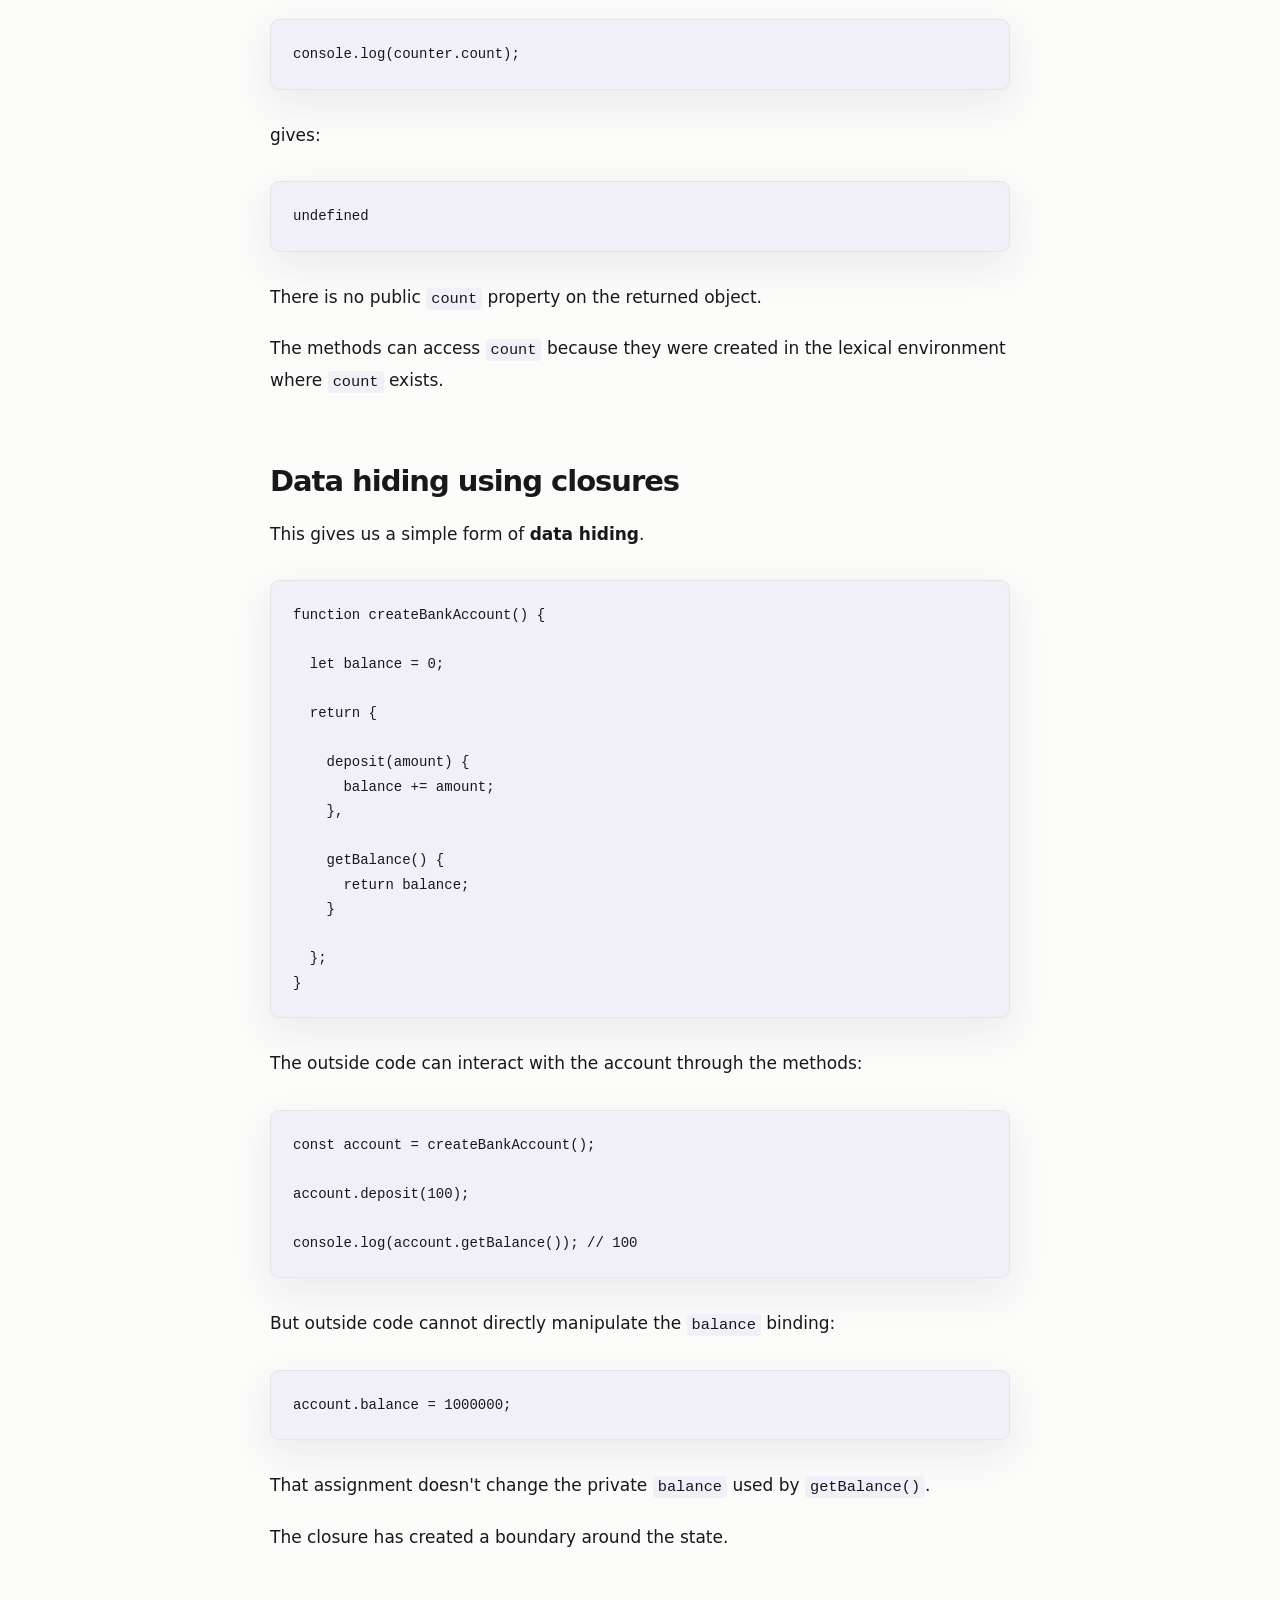
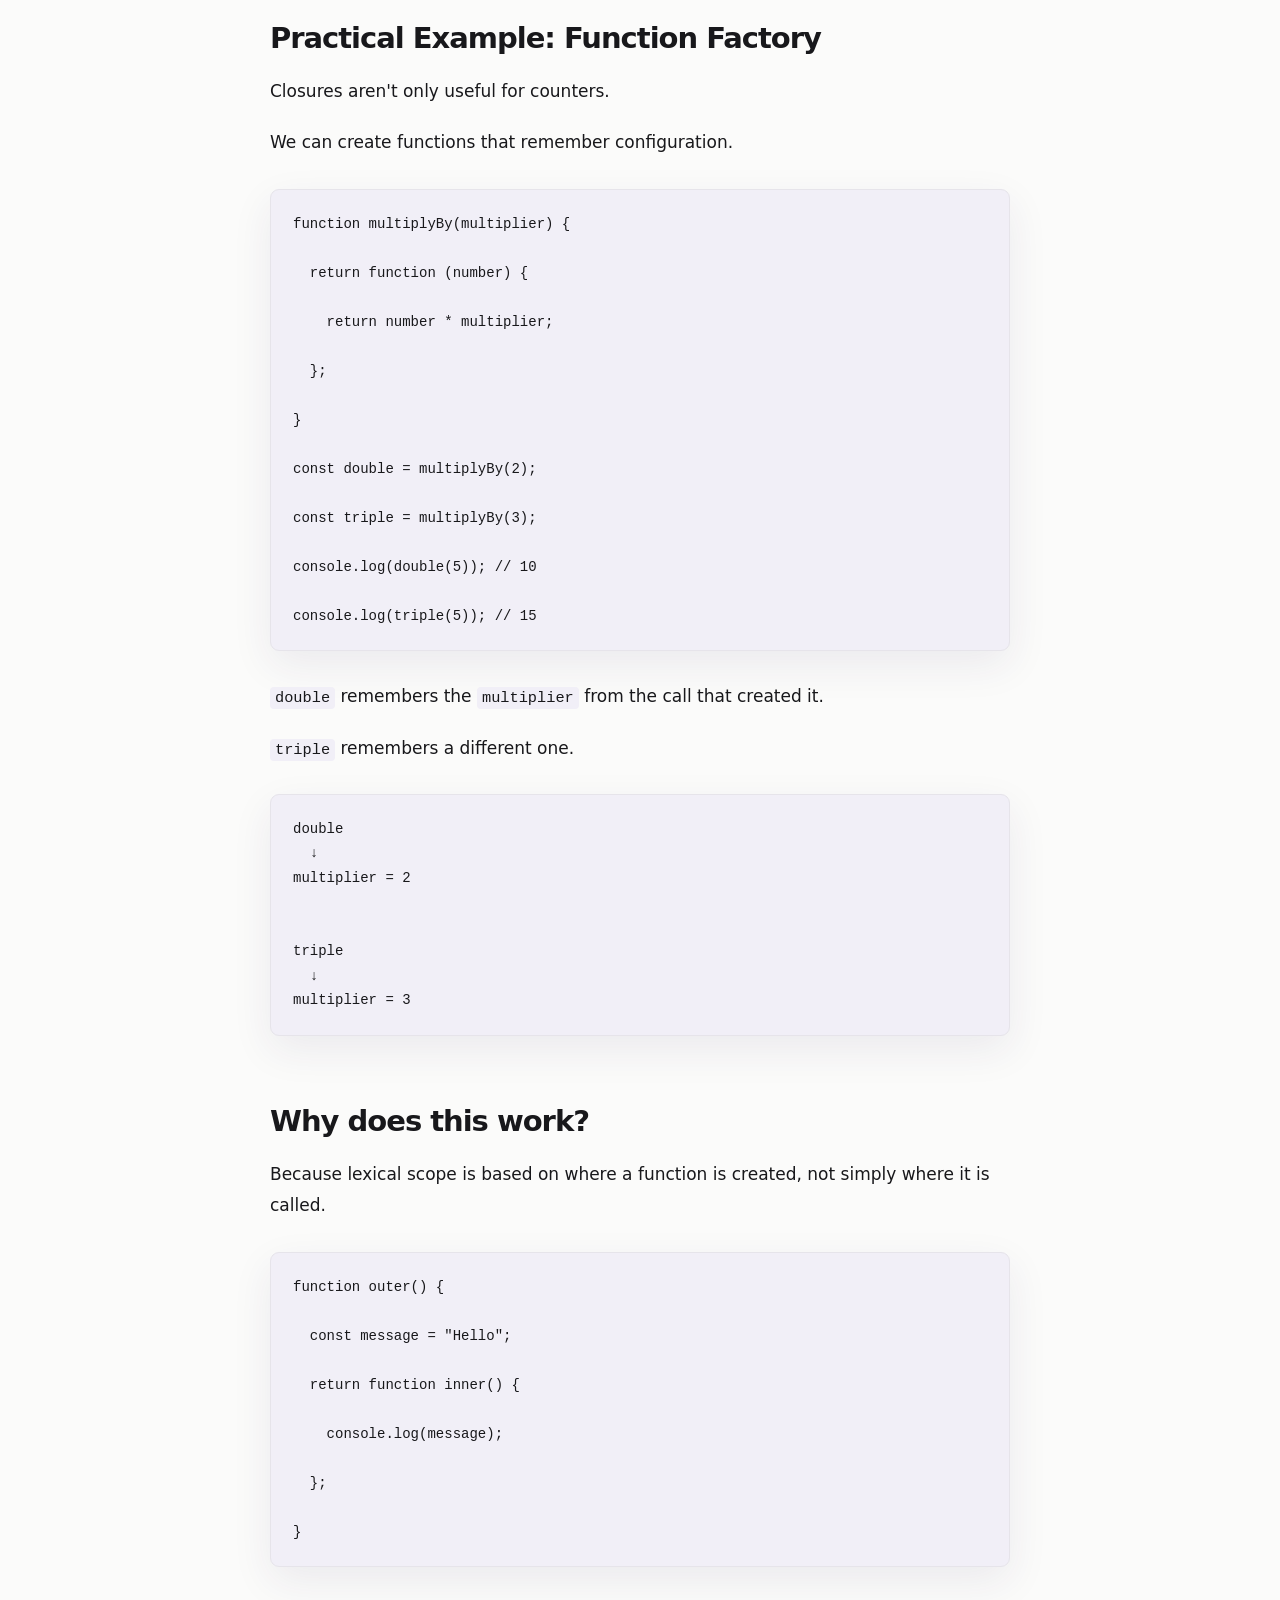
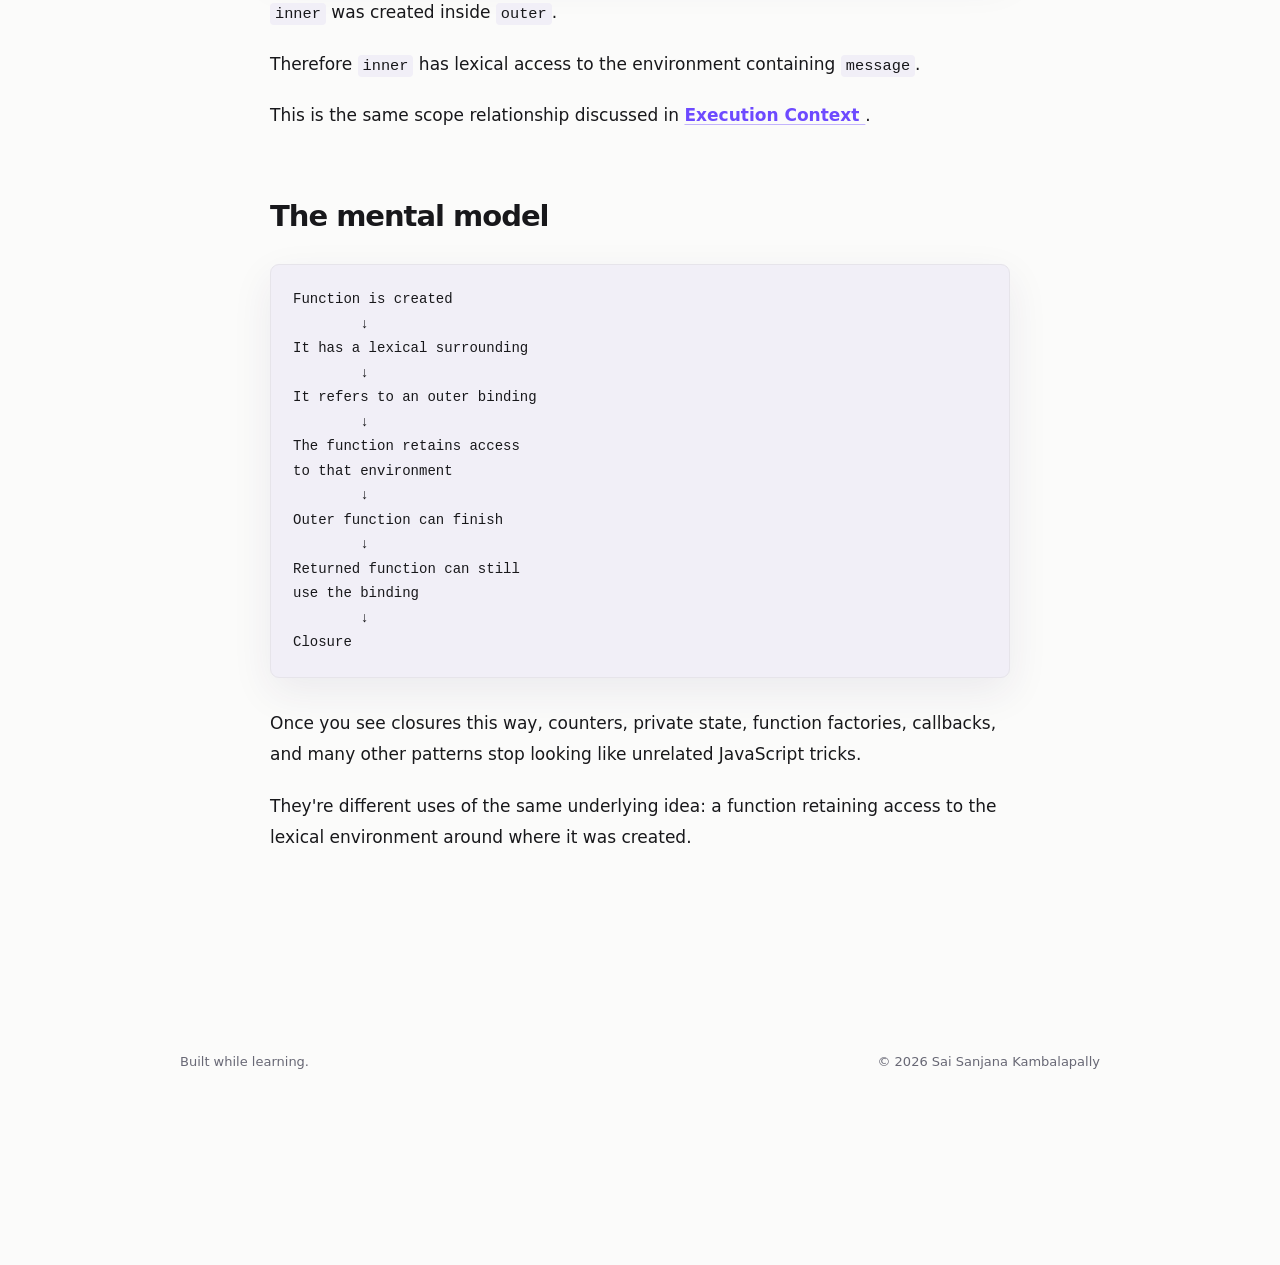
<file: articles/closures.html>
<!DOCTYPE html>
<html lang="en">

<head>

  <meta charset="UTF-8">

  <meta
    name="viewport"
    content="width=device-width, initial-scale=1.0"
  >

  <meta
    name="description"
    content="Understanding JavaScript closures, practical examples, and data hiding using closures."
  >

  <title>Closures — Sai Sanjana Kambalapally</title>

  <link rel="stylesheet" href="../style.css">

  <script src="../theme.js" defer></script>

</head>


<body>

  <header class="site-header">

    <div class="container nav-container">

      <a href="/" class="logo">
        Sai Sanjana Kambalapally
      </a>

      <nav class="nav">

        <a href="../index.html">
          Home
        </a>

        <a href="../index.html#articles">
          Articles
        </a>

        <a
          href="https://github.com/saisanjana2410"
          target="_blank"
          rel="noopener noreferrer"
        >
          GitHub ↗
        </a>

        <button
          class="theme-toggle"
          type="button"
          aria-label="Switch theme"
        >
          <span class="theme-icon">☾</span>
          <span class="theme-label">Dark</span>
        </button>

      </nav>

    </div>

  </header>


  <main class="article-page">

    <a
      href="../index.html#articles"
      class="back-link"
    >
      ← Back to articles
    </a>


    <header class="article-header">

      <div class="article-meta">

        <span class="category">
          JavaScript
        </span>

        <span>·</span>

        <span>August 2026</span>

      </div>


      <h1>
        Closures
      </h1>


      <p class="article-subtitle">
        How can a function remember something after
        the function that created it has finished?
      </p>

    </header>


    <article class="article-body">


      <p>
        Closures were one of those JavaScript concepts that
        initially sounded almost magical.
      </p>


      <div class="question">

        <strong>
          A function finishes running. So how can another
          function still access its variables?
        </strong>

      </div>


      <p>
        Let's not start with the definition. Let's start
        with the problem.
      </p>


      <h2>
        A simple counter
      </h2>


      <pre><code>function createCounter() {
  let count = 0;

  return function () {
    count++;

    return count;
  };
}</code></pre>


      <p>
        Now:
      </p>


      <pre><code>const counter = createCounter();</code></pre>


      <p>
        And:
      </p>


      <pre><code>console.log(counter()); // 1
console.log(counter()); // 2
console.log(counter()); // 3</code></pre>


      <p>
        The obvious question is:
      </p>


      <div class="question">

        <strong>
          Why isn't count reset to 0 every time counter()
          is called?
        </strong>

      </div>


      <h2>
        First, understand where count lives
      </h2>


      <p>
        When <code>createCounter()</code> runs, it creates
        a local binding:
      </p>


      <pre><code>count → 0</code></pre>


      <p>
        The returned function refers to that binding.
      </p>


      <p>
        So when the outer function finishes, JavaScript cannot
        simply make the environment containing <code>count</code>
        inaccessible while the returned function still needs it.
      </p>


      <p>
        The returned function retains access to the lexical
        environment around where it was created.
      </p>


      <p>
        That retained access is what we call a
        <strong>closure</strong>.
      </p>


      <p>
        The relationship between execution contexts, lexical
        environments, and closures is explored in more detail
        in <a href="execution-context.html">
          Execution Context
        </a>.
      </p>


      <h2>
        counter() does not create count again
      </h2>


      <p>
        This is an important distinction.
      </p>


      <p>
        We are not doing this every time:
      </p>


      <pre><code>createCounter();</code></pre>


      <p>
        We did it once:
      </p>


      <pre><code>const counter = createCounter();</code></pre>


      <p>
        Then we repeatedly call the returned function:
      </p>


      <pre><code>counter();
counter();
counter();</code></pre>


      <p>
        Each call accesses the same closed-over
        <code>count</code> binding.
      </p>


      <pre class="diagram">count = 0
   ↓
counter()
   ↓
count = 1
   ↓
counter()
   ↓
count = 2
   ↓
counter()
   ↓
count = 3</pre>


      <h2>
        What about counter2?
      </h2>


      <p>
        Now we can answer another interesting question.
      </p>


      <pre><code>const counter1 = createCounter();

const counter2 = createCounter();</code></pre>


      <p>
        These counters do not share the same
        <code>count</code>.
      </p>


      <p>
        Why?
      </p>


      <p>
        Because <code>createCounter()</code> was executed twice.
        Each call creates its own environment.
      </p>


      <pre class="diagram">counter1
    ↓
Environment A
    ↓
count = 0


counter2
    ↓
Environment B
    ↓
count = 0</pre>


      <p>
        Now:
      </p>


      <pre><code>counter1();
counter1();

counter2();

console.log(counter1()); // 3
console.log(counter2()); // 2</code></pre>


      <p>
        Each closure has access to its own lexical environment.
      </p>


      <h2>
        A closure isn't a copied value
      </h2>


      <p>
        It is tempting to imagine that JavaScript takes
        <code>count = 0</code> and attaches a copy of it
        to the returned function.
      </p>


      <p>
        But that mental model doesn't explain mutation very well.
      </p>


      <pre><code>count++;

return count;</code></pre>


      <p>
        The function is accessing the binding itself, which is
        why changes made by one call are visible to later calls
        through that same closure.
      </p>


      <p>
        So a more useful definition is:
      </p>


      <div class="callout">

        <strong>
          A closure is a function together with its retained
          access to the lexical environment around where it
          was created.
        </strong>

      </div>


      <h2>
        Practical Example: Private State
      </h2>


      <p>
        One of the most useful applications of closures is
        keeping state private.
      </p>


      <pre><code>function createCounter() {

  let count = 0;

  return {

    increment() {
      count++;
    },

    decrement() {
      count--;
    },

    getCount() {
      return count;
    }

  };
}</code></pre>


      <p>
        Now:
      </p>


      <pre><code>const counter = createCounter();

counter.increment();
counter.increment();

console.log(counter.getCount()); // 2</code></pre>


      <p>
        But:
      </p>


      <pre><code>console.log(counter.count);</code></pre>


      <p>
        gives:
      </p>


      <pre><code>undefined</code></pre>


      <p>
        There is no public <code>count</code> property on
        the returned object.
      </p>


      <p>
        The methods can access <code>count</code> because they
        were created in the lexical environment where
        <code>count</code> exists.
      </p>


      <h2>
        Data hiding using closures
      </h2>


      <p>
        This gives us a simple form of
        <strong>data hiding</strong>.
      </p>


      <pre><code>function createBankAccount() {

  let balance = 0;

  return {

    deposit(amount) {
      balance += amount;
    },

    getBalance() {
      return balance;
    }

  };
}</code></pre>


      <p>
        The outside code can interact with the account through
        the methods:
      </p>


      <pre><code>const account = createBankAccount();

account.deposit(100);

console.log(account.getBalance()); // 100</code></pre>


      <p>
        But outside code cannot directly manipulate the
        <code>balance</code> binding:
      </p>


      <pre><code>account.balance = 1000000;</code></pre>


      <p>
        That assignment doesn't change the private
        <code>balance</code> used by <code>getBalance()</code>.
      </p>


      <p>
        The closure has created a boundary around the state.
      </p>


      <h2>
        Practical Example: Function Factory
      </h2>


      <p>
        Closures aren't only useful for counters.
      </p>


      <p>
        We can create functions that remember configuration.
      </p>


      <pre><code>function multiplyBy(multiplier) {

  return function (number) {

    return number * multiplier;

  };

}

const double = multiplyBy(2);

const triple = multiplyBy(3);

console.log(double(5)); // 10

console.log(triple(5)); // 15</code></pre>


      <p>
        <code>double</code> remembers the
        <code>multiplier</code> from the call that created it.
      </p>


      <p>
        <code>triple</code> remembers a different one.
      </p>


      <pre class="diagram">double
  ↓
multiplier = 2


triple
  ↓
multiplier = 3</pre>


      <h2>
        Why does this work?
      </h2>


      <p>
        Because lexical scope is based on where a function
        is created, not simply where it is called.
      </p>


      <pre><code>function outer() {

  const message = "Hello";

  return function inner() {

    console.log(message);

  };

}</code></pre>


      <p>
        <code>inner</code> was created inside
        <code>outer</code>.
      </p>


      <p>
        Therefore <code>inner</code> has lexical access to
        the environment containing <code>message</code>.
      </p>


      <p>
        This is the same scope relationship discussed in
        <a href="execution-context.html">
          Execution Context
        </a>.
      </p>


      <h2>
        The mental model
      </h2>


      <pre class="diagram">Function is created
        ↓
It has a lexical surrounding
        ↓
It refers to an outer binding
        ↓
The function retains access
to that environment
        ↓
Outer function can finish
        ↓
Returned function can still
use the binding
        ↓
Closure</pre>


      <p>
        Once you see closures this way, counters, private state,
        function factories, callbacks, and many other patterns
        stop looking like unrelated JavaScript tricks.
      </p>


      <p>
        They're different uses of the same underlying idea:
        a function retaining access to the lexical environment
        around where it was created.
      </p>


    </article>

  </main>


  <footer class="footer container">

    <p>
      Built while learning.
    </p>

    <p>
      © 2026 Sai Sanjana Kambalapally
    </p>

  </footer>

</body>

</html>
</file>
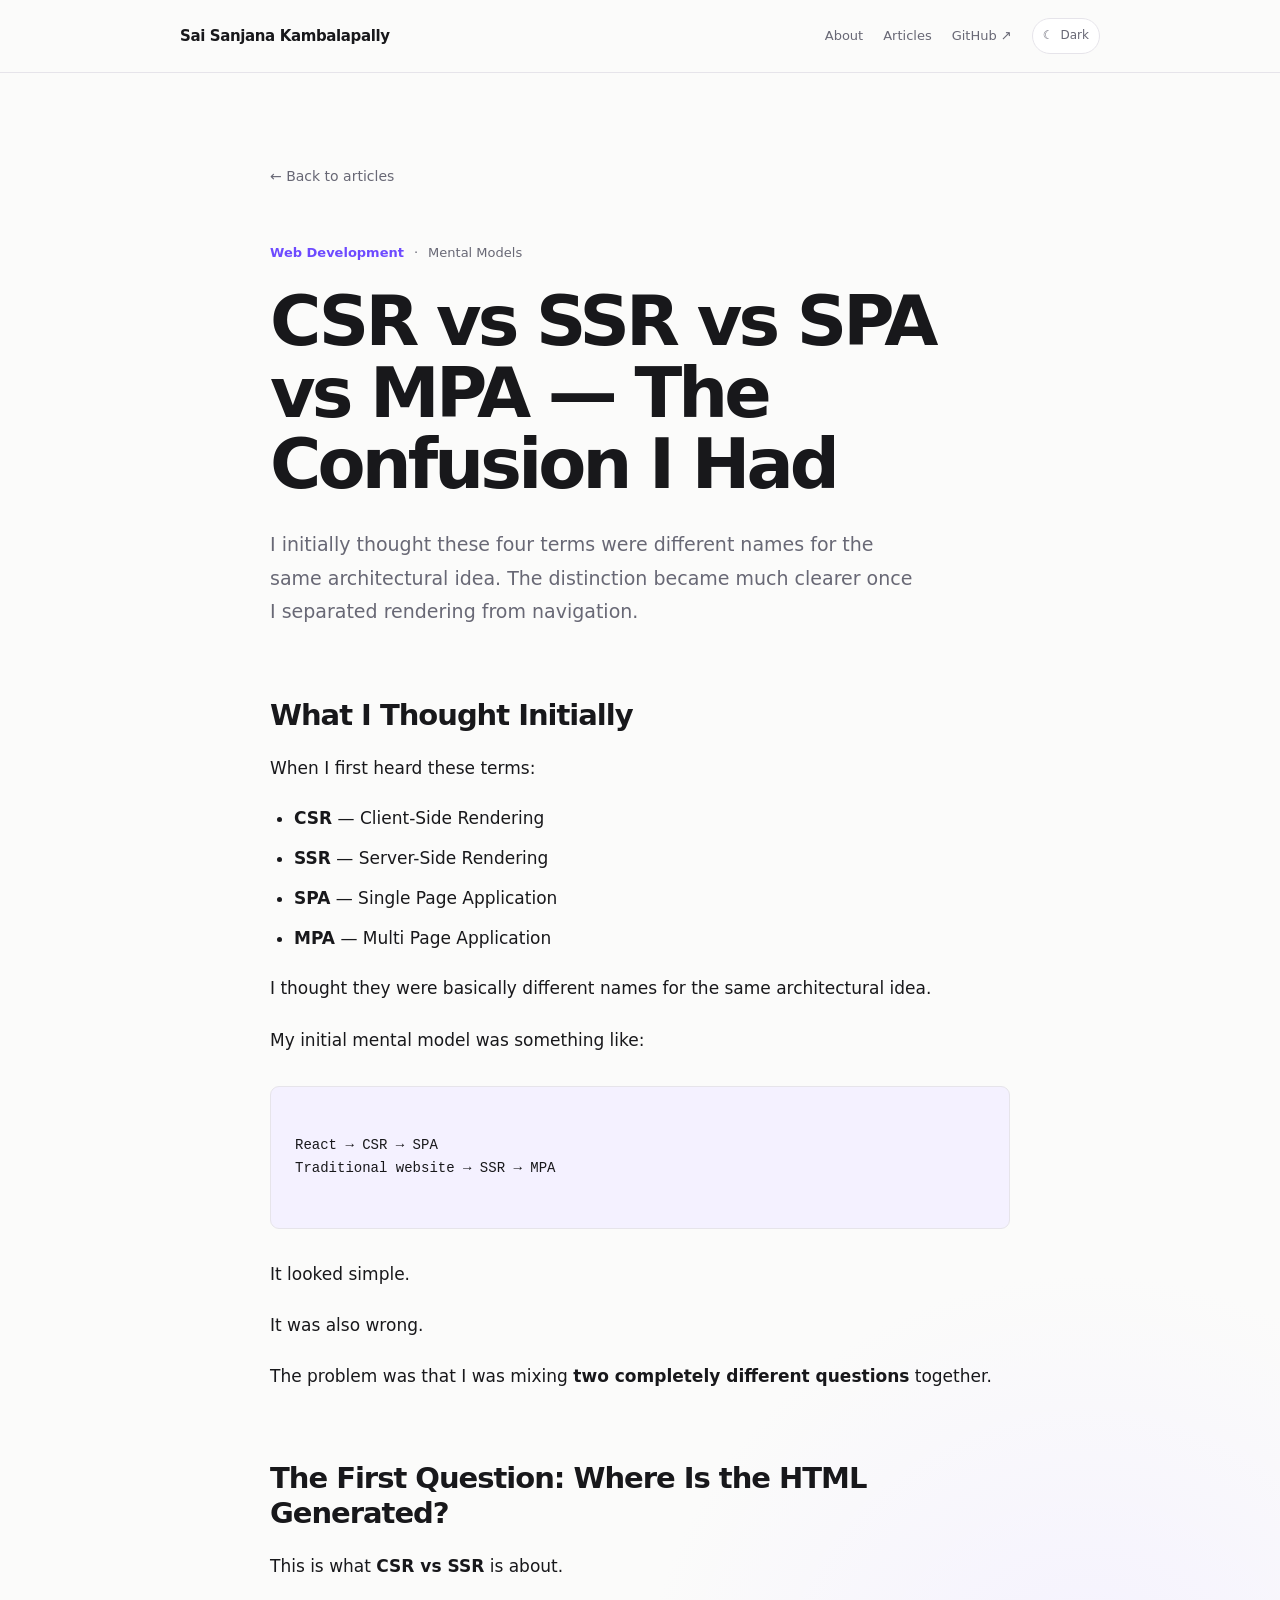
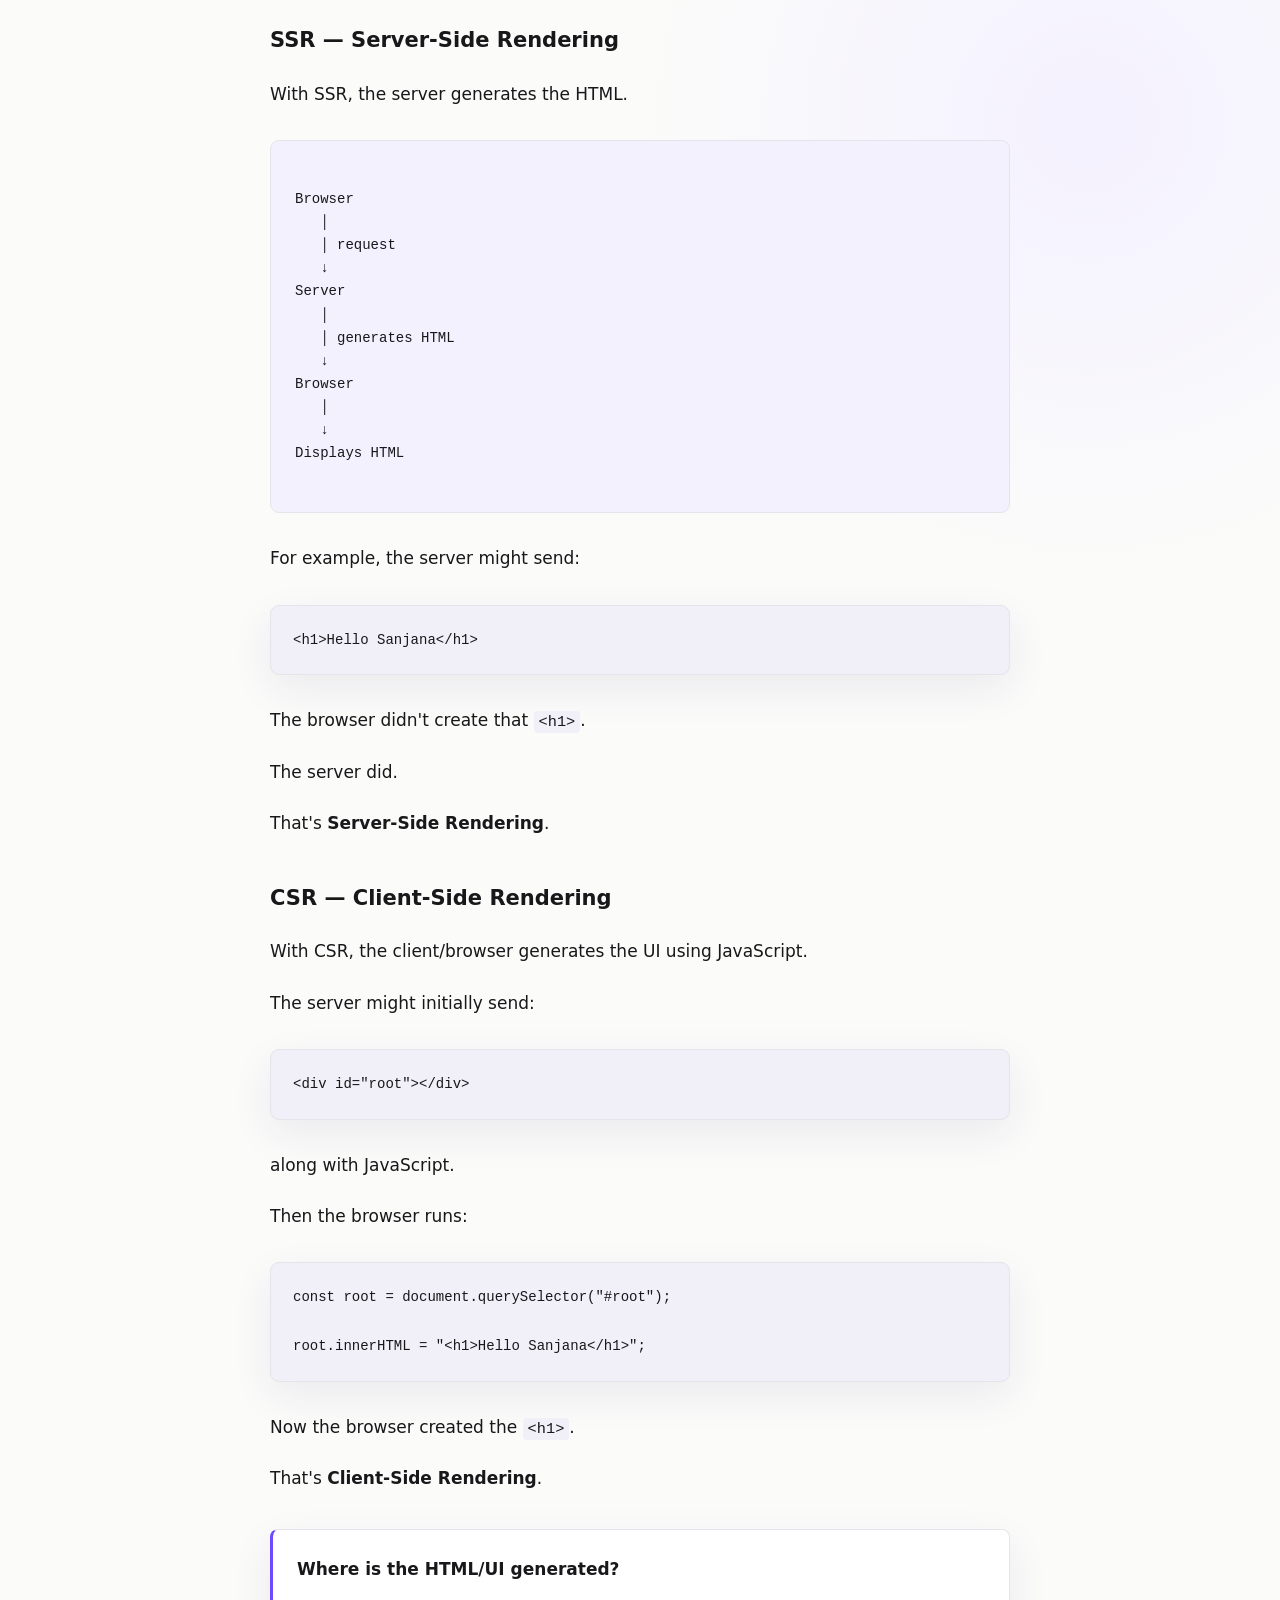
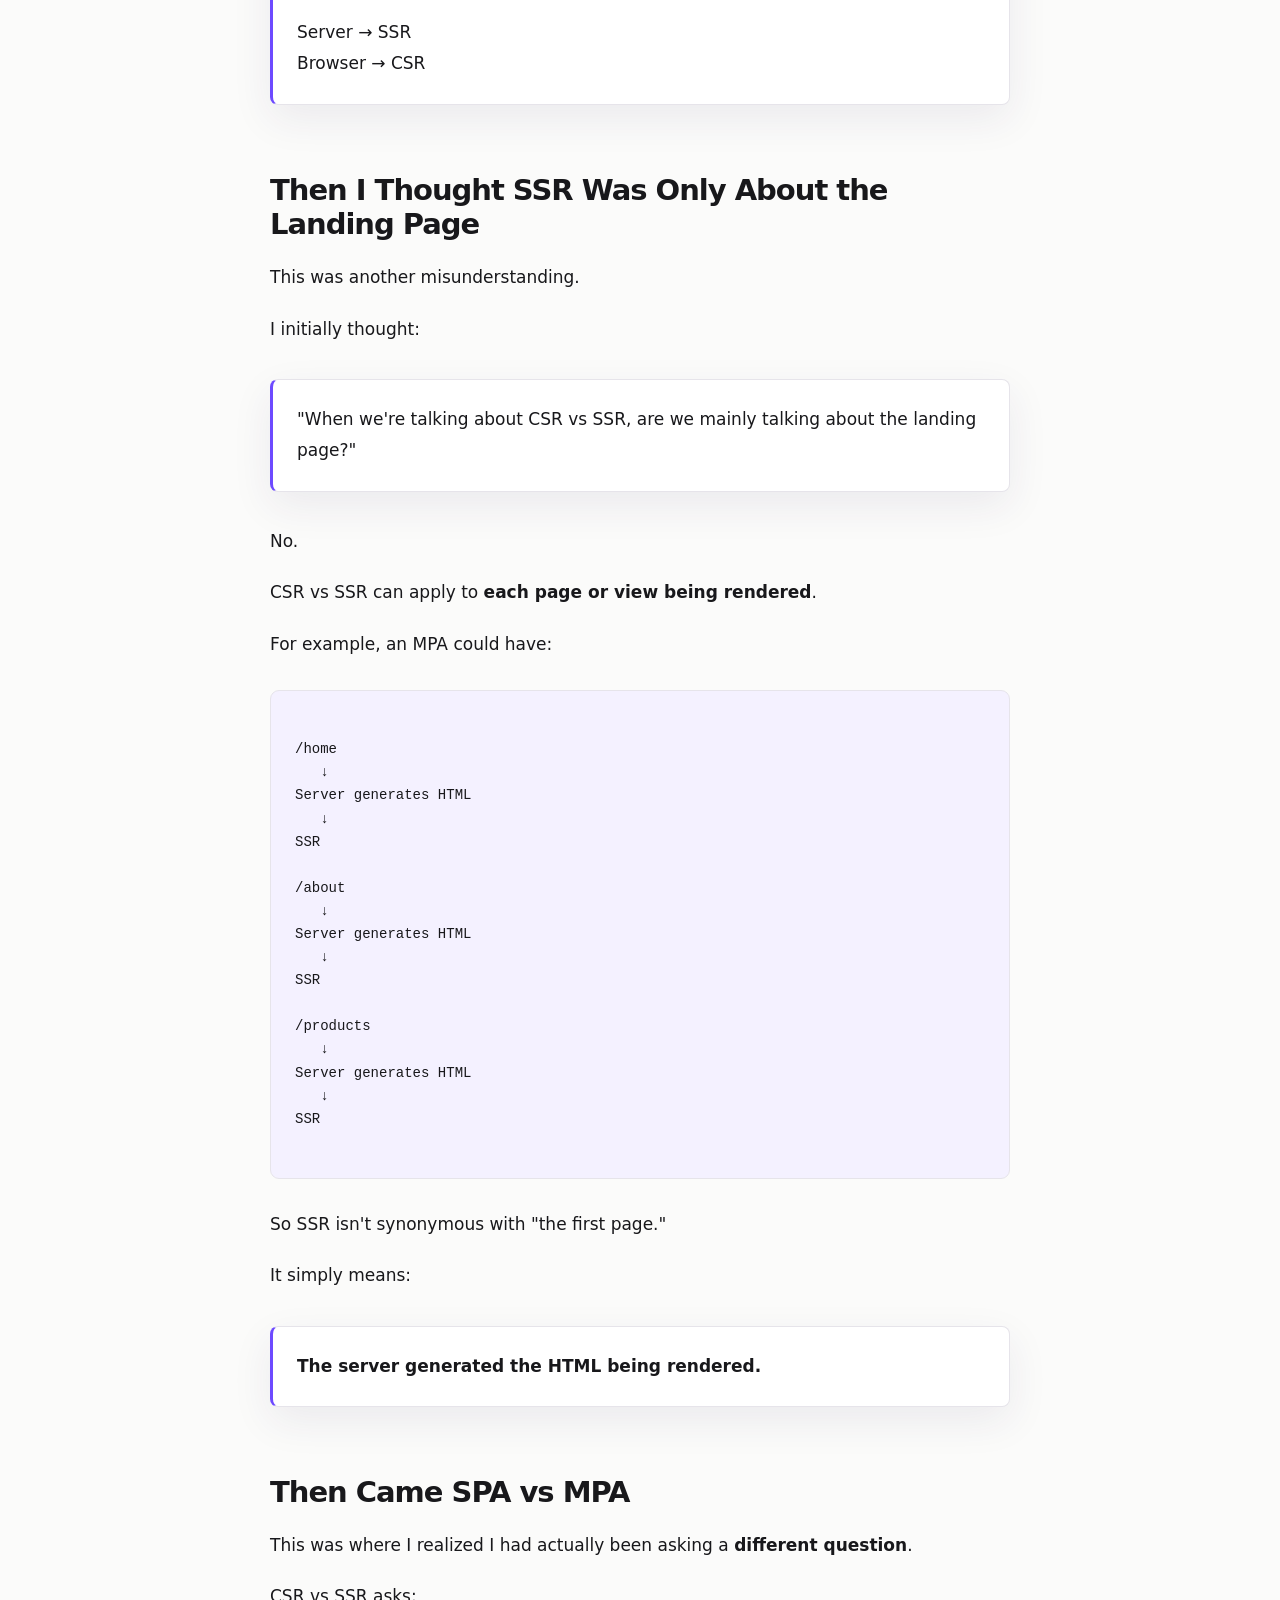
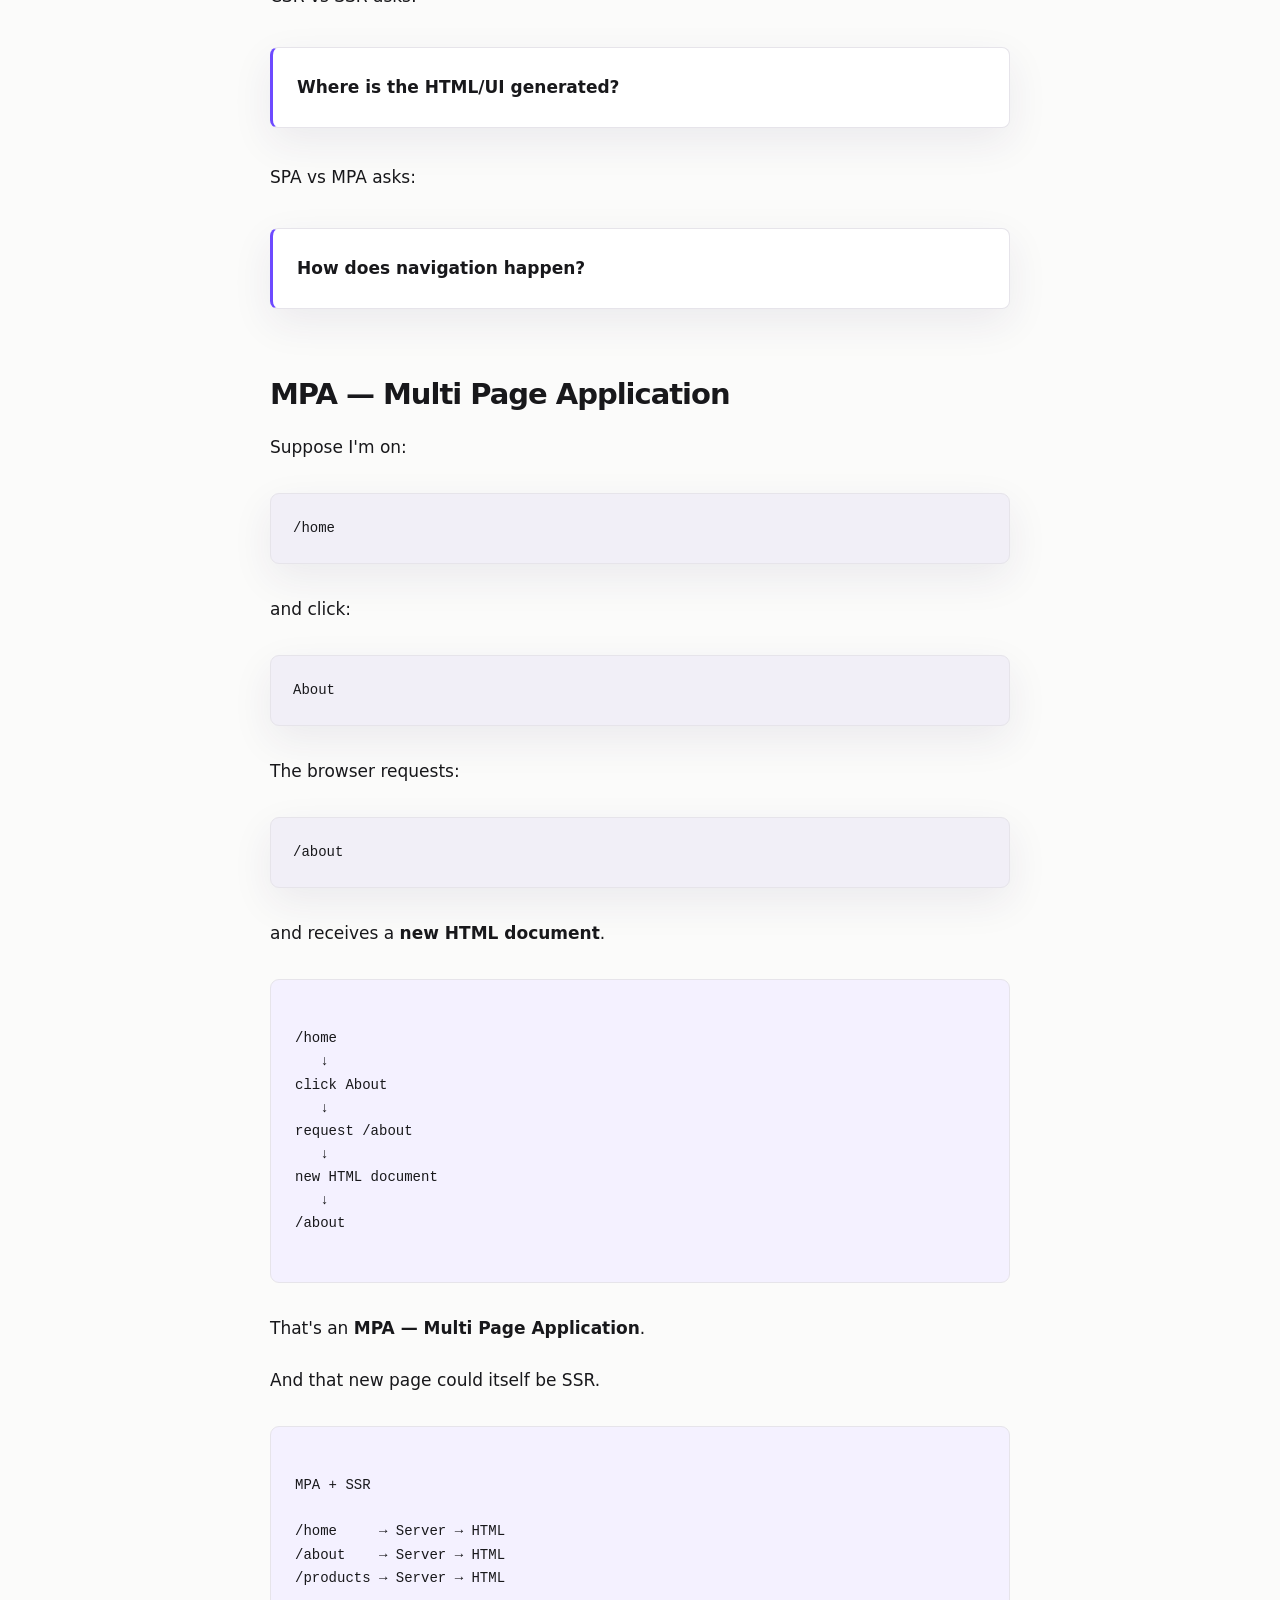
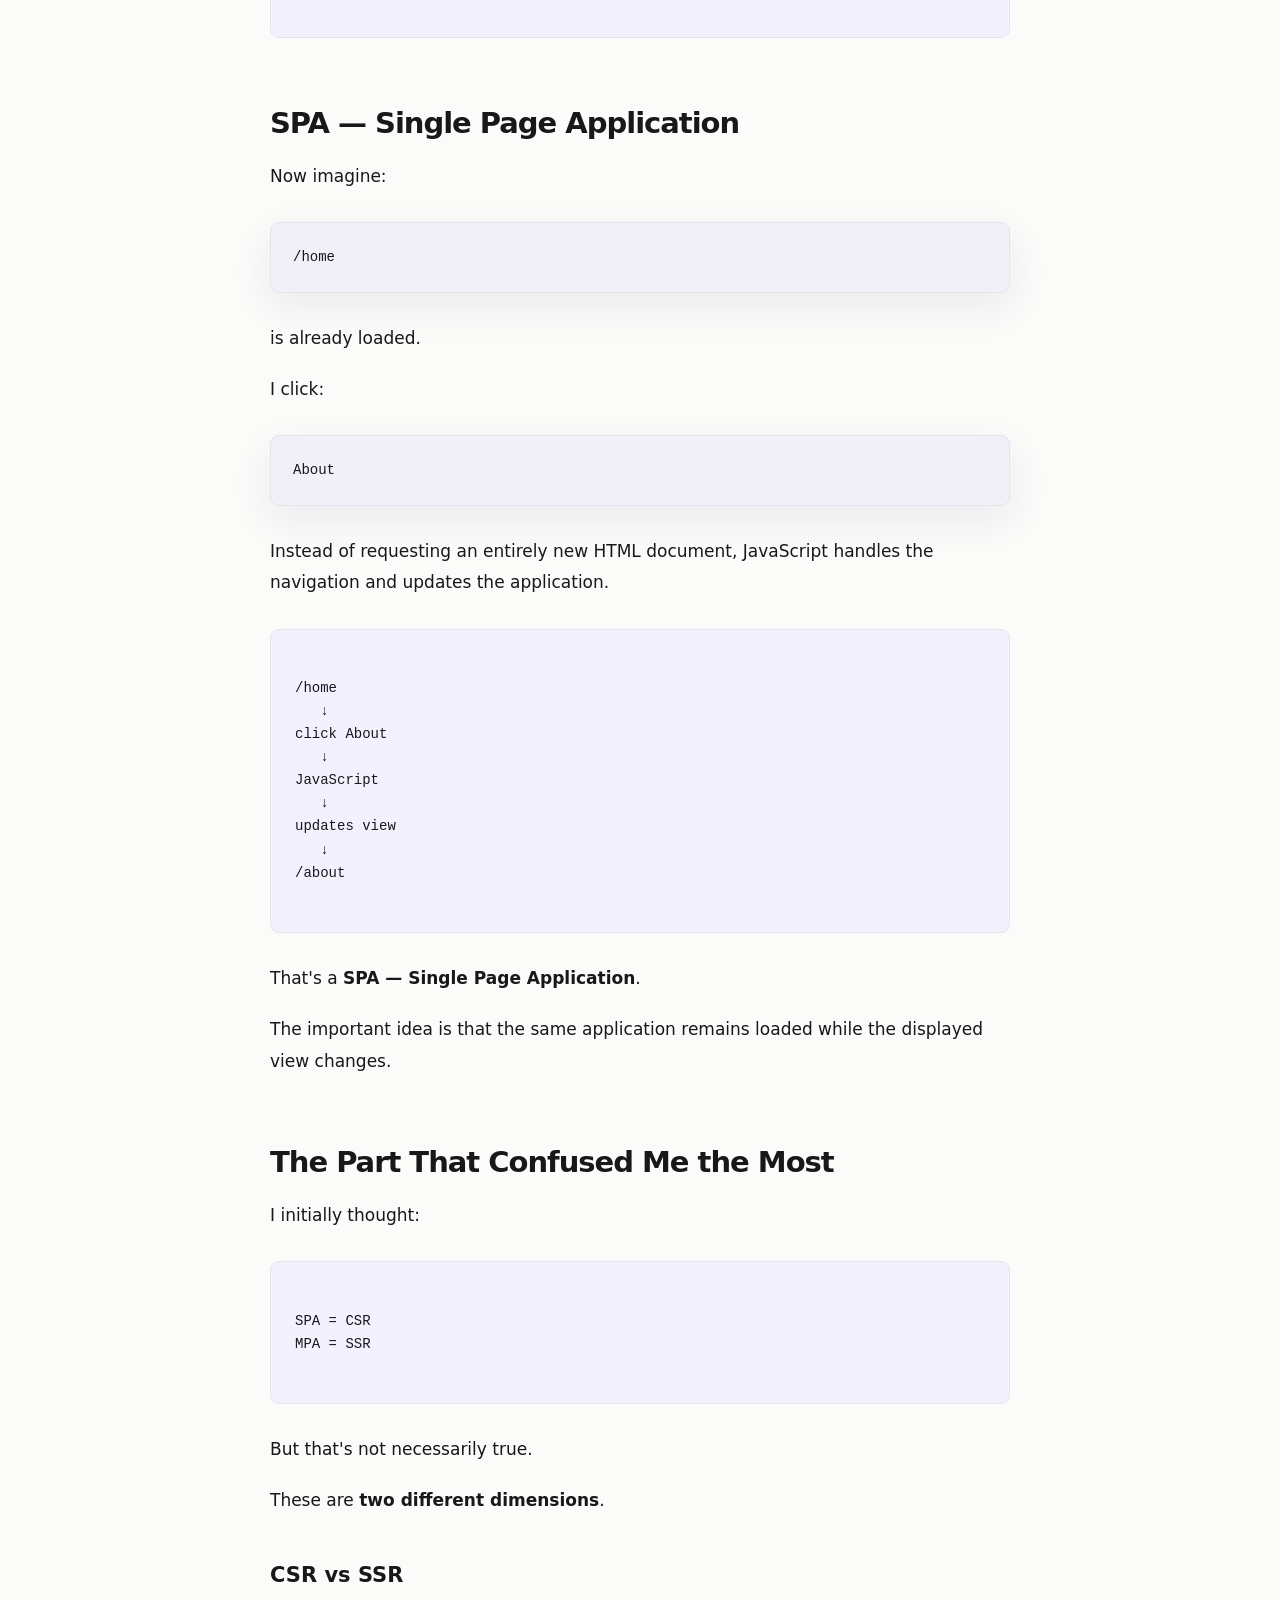
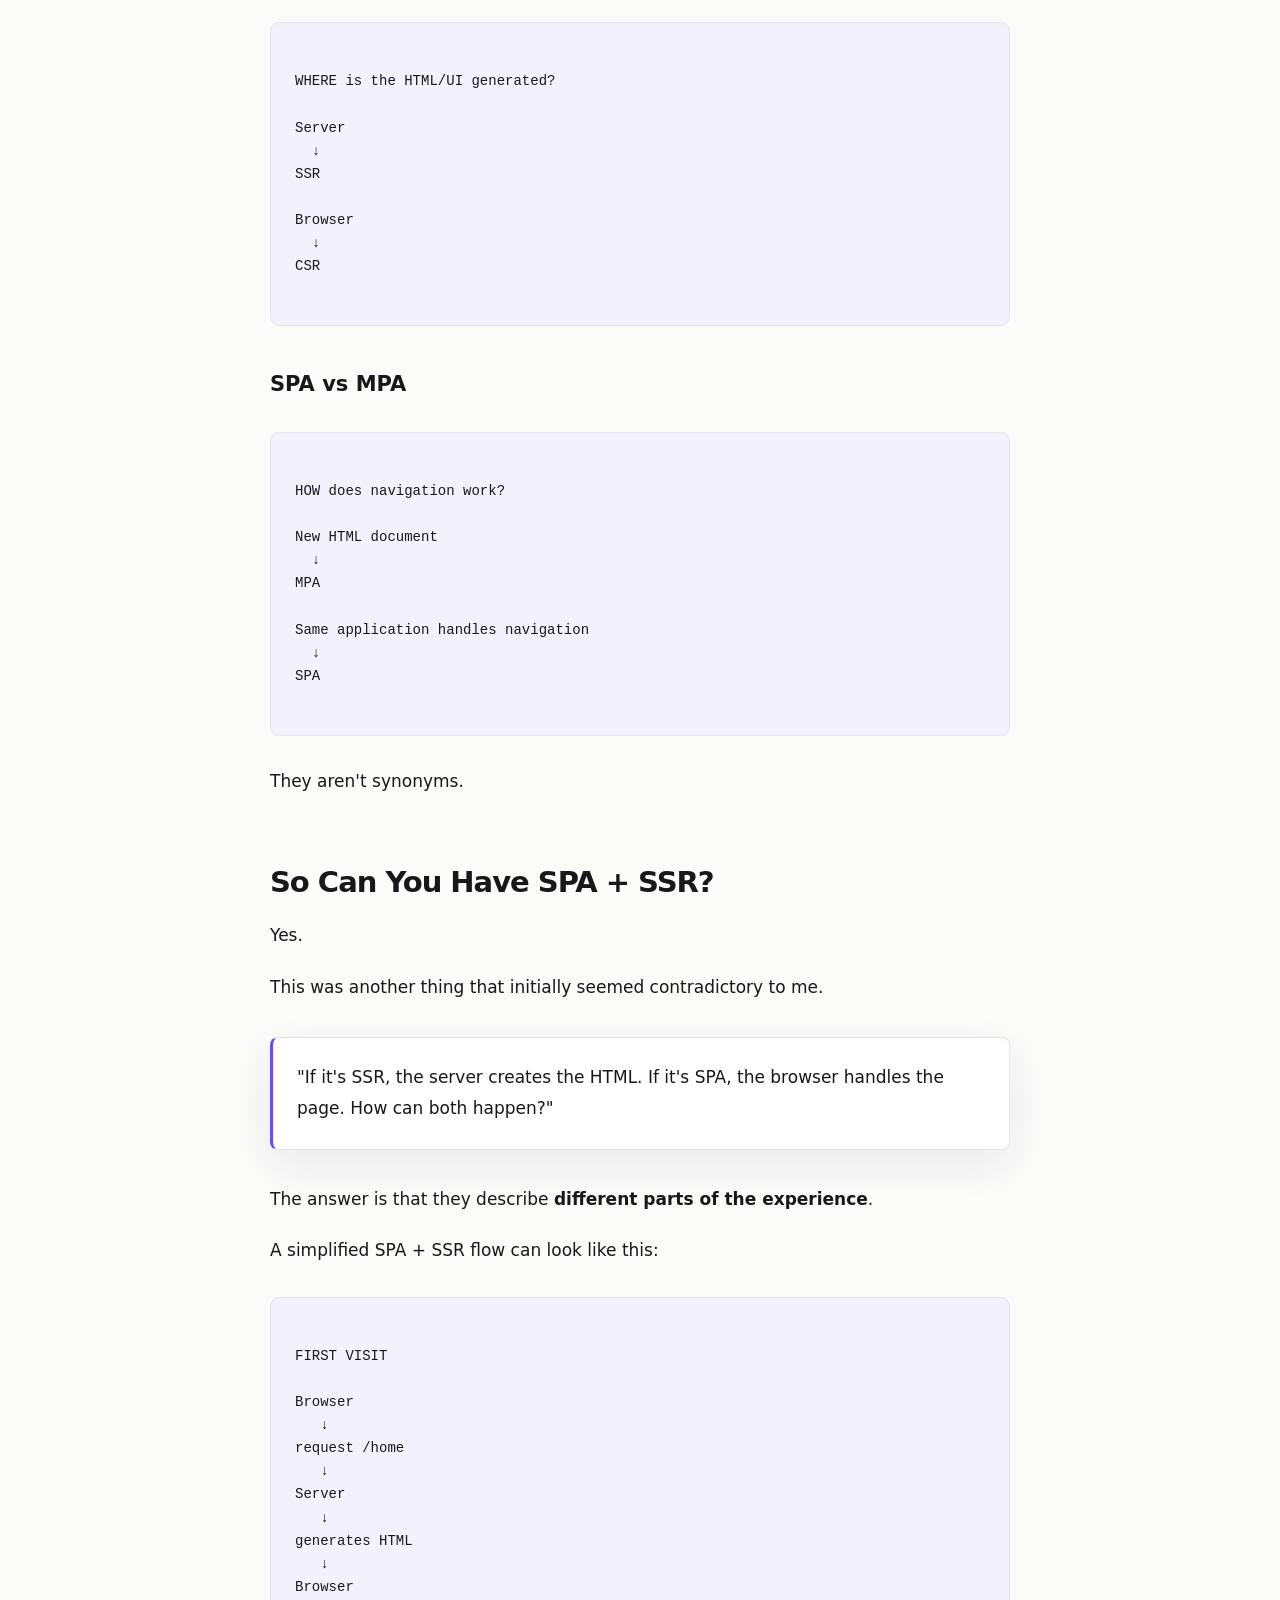
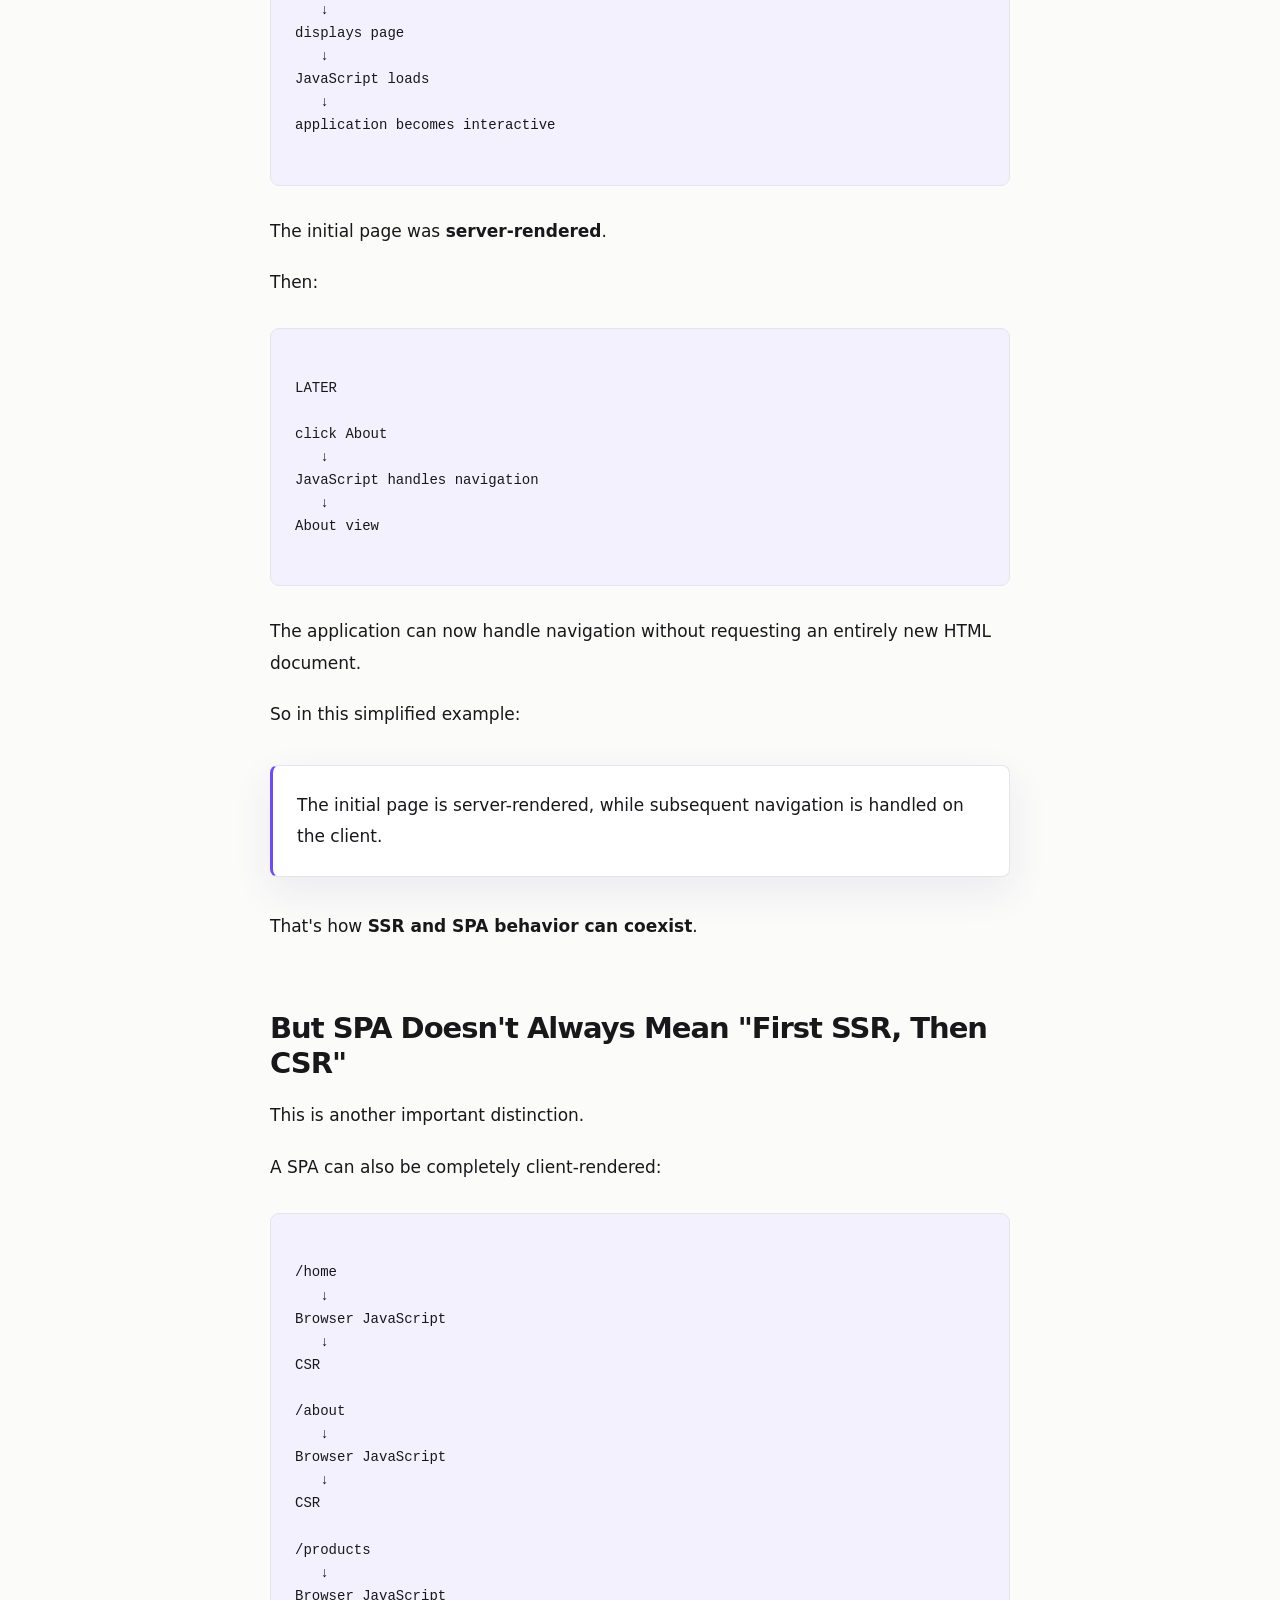
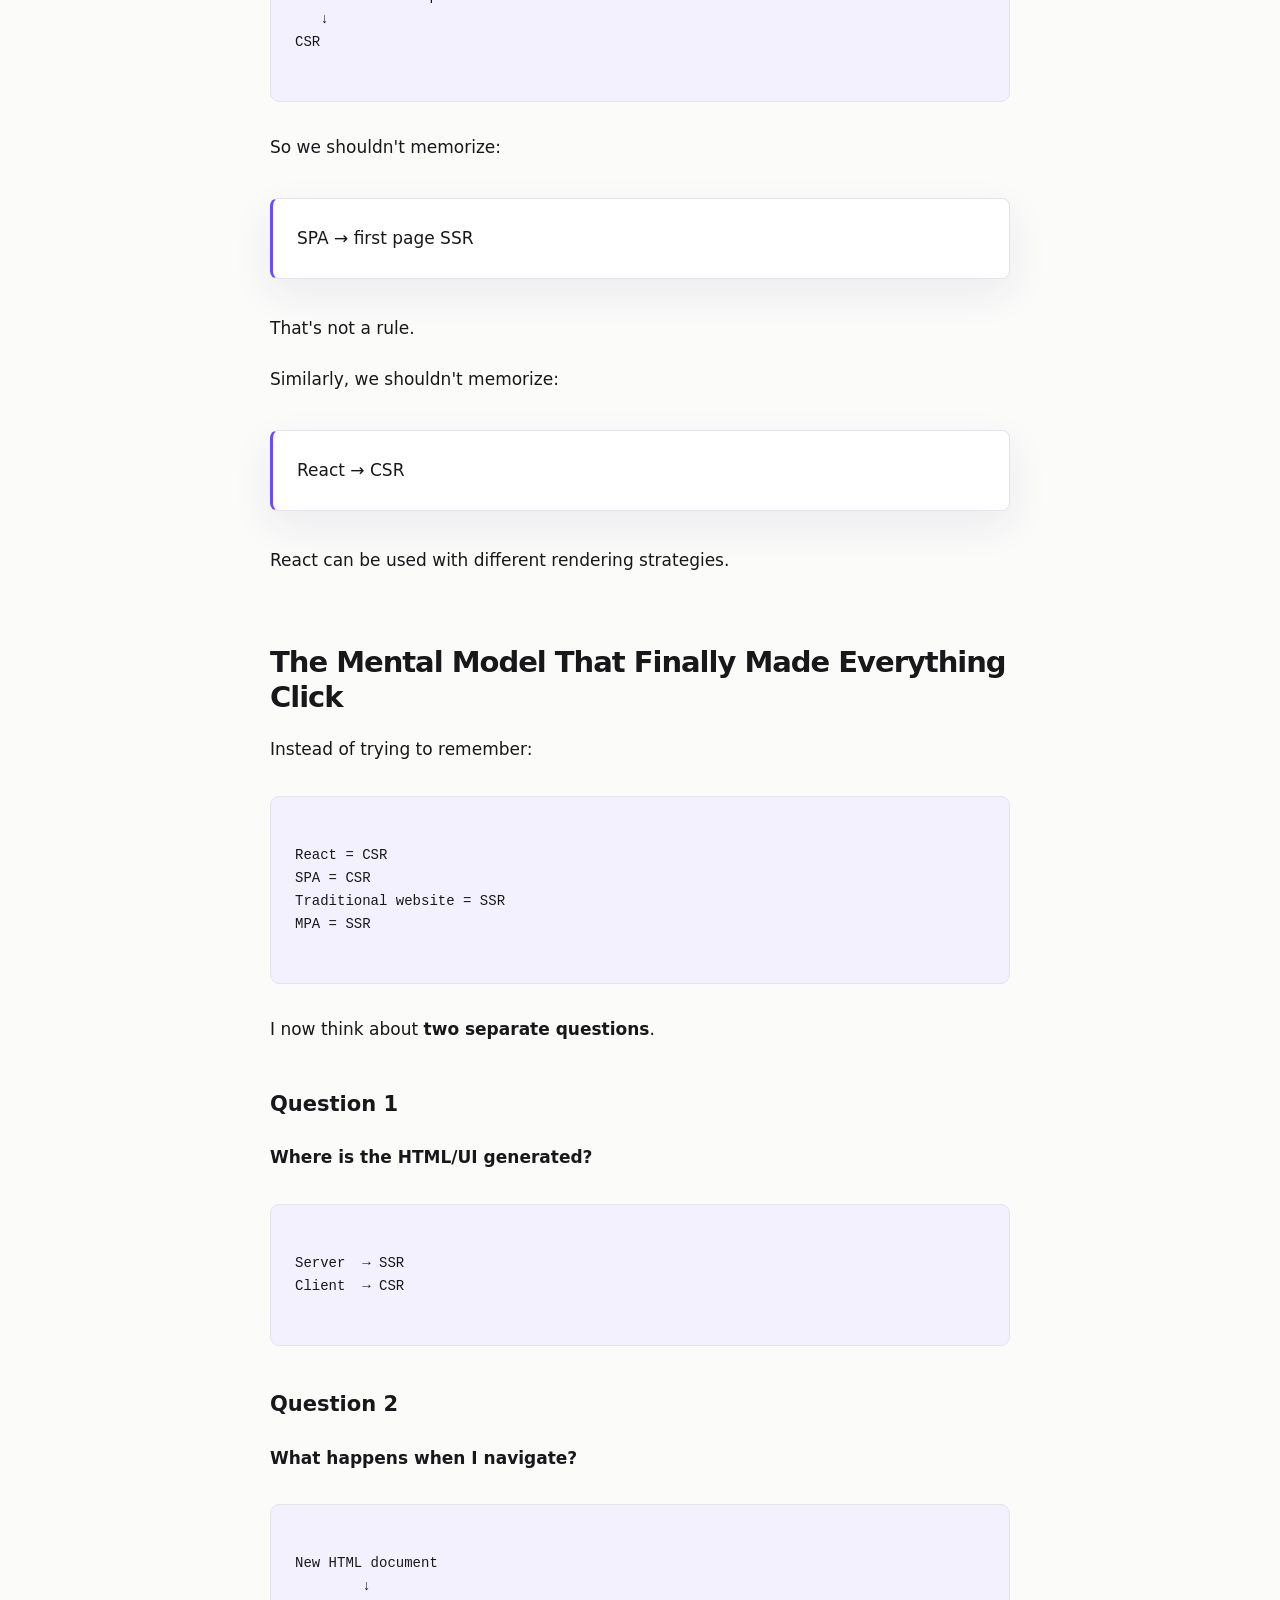
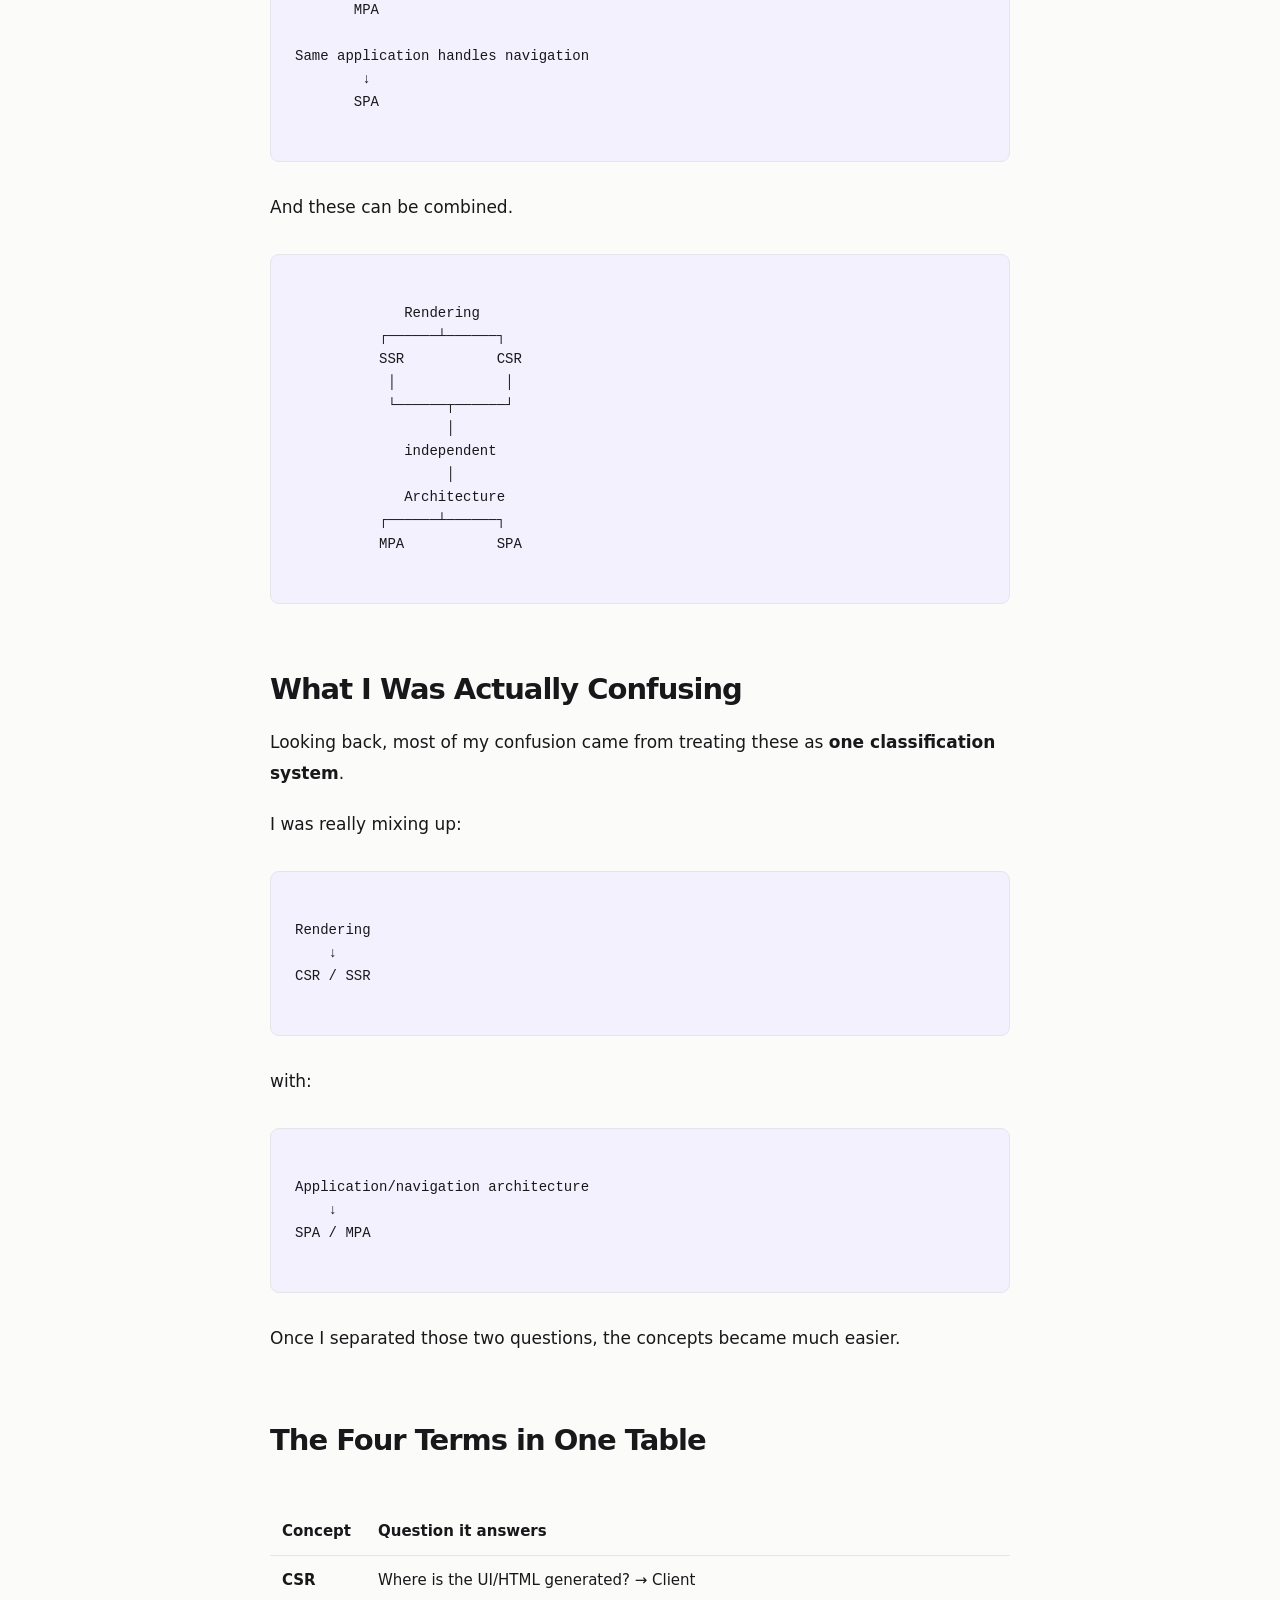
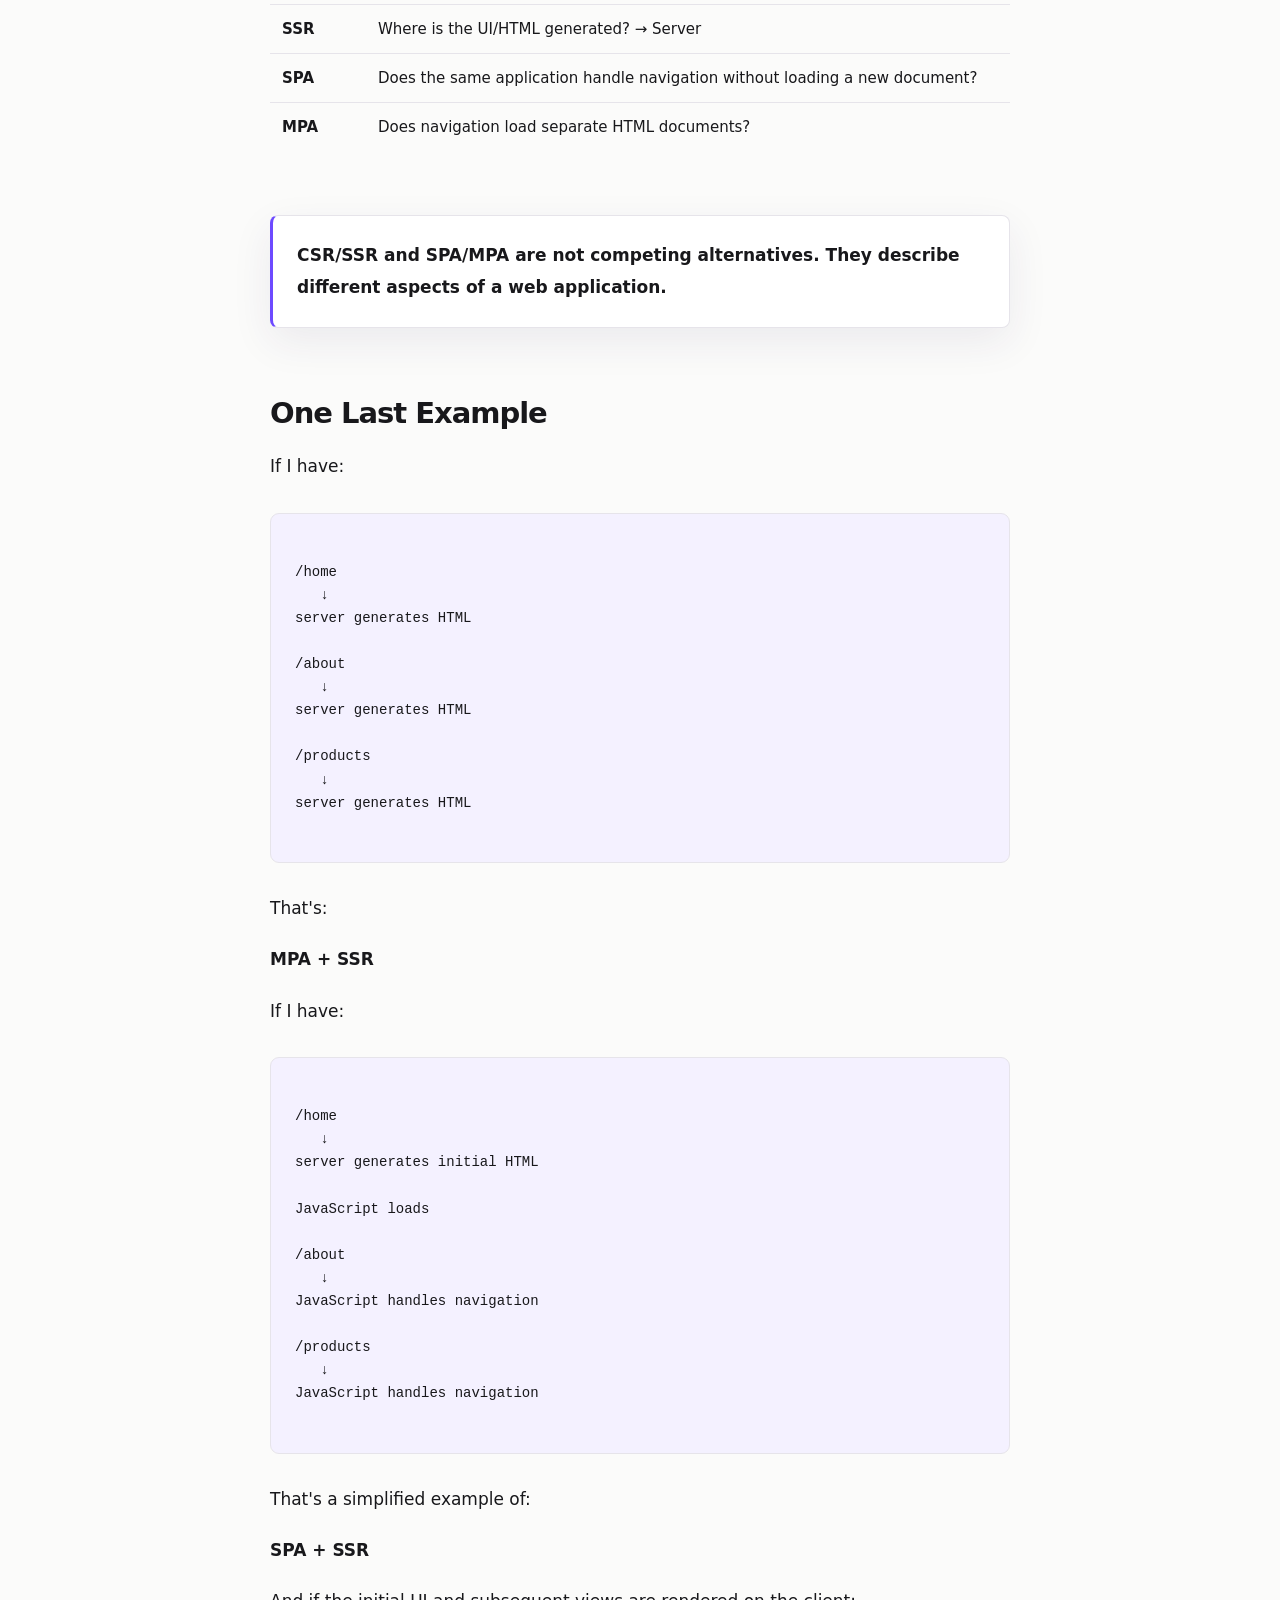
<file: articles/csr-ssr-spa-mpa.html>
<!DOCTYPE html>
<html lang="en">

<head>

  <meta charset="UTF-8">

  <meta
    name="viewport"
    content="width=device-width, initial-scale=1.0"
  >

  <meta
    name="description"
    content="My mental model for understanding CSR, SSR, SPA, and MPA — and the confusion I had when I first encountered them."
  >

  <title>
    CSR vs SSR vs SPA vs MPA — Sai Sanjana Kambalapally
  </title>

  <link
    rel="stylesheet"
    href="../style.css"
  >

  <script
    src="../theme.js"
    defer
  ></script>

</head>


<body>

  <header class="site-header">

    <div class="container nav-container">

      <a
        href="../index.html"
        class="logo"
      >
        Sai Sanjana Kambalapally
      </a>


      <nav class="nav">

        <a href="../index.html#about">
          About
        </a>

        <a href="../index.html#articles">
          Articles
        </a>

        <a
          href="https://github.com/saisanjana2410"
          target="_blank"
          rel="noopener noreferrer"
        >
          GitHub ↗
        </a>

        <button
          class="theme-toggle"
          type="button"
          aria-label="Switch theme"
        >

          <span class="theme-icon">
            ☾
          </span>

          <span class="theme-label">
            Dark
          </span>

        </button>

      </nav>

    </div>

  </header>


  <main class="article-page">

    <a
      href="../index.html#articles"
      class="back-link"
    >
      ← Back to articles
    </a>


    <!-- ARTICLE HEADER -->

    <header class="article-header">

      <div class="article-meta">

        <span class="category">
          Web Development
        </span>

        <span>
          ·
        </span>

        <span>
          Mental Models
        </span>

      </div>


      <h1>
        CSR vs SSR vs SPA vs MPA —
        The Confusion I Had
      </h1>


      <p class="article-subtitle">
        I initially thought these four terms were
        different names for the same architectural idea.
        The distinction became much clearer once I separated
        rendering from navigation.
      </p>

    </header>


    <!-- ARTICLE CONTENT -->

    <article class="article-body">


      <h2>
        What I Thought Initially
      </h2>


      <p>
        When I first heard these terms:
      </p>


      <ul>

        <li>
          <strong>CSR</strong> — Client-Side Rendering
        </li>

        <li>
          <strong>SSR</strong> — Server-Side Rendering
        </li>

        <li>
          <strong>SPA</strong> — Single Page Application
        </li>

        <li>
          <strong>MPA</strong> — Multi Page Application
        </li>

      </ul>


      <p>
        I thought they were basically different names
        for the same architectural idea.
      </p>


      <p>
        My initial mental model was something like:
      </p>


      <div class="diagram">
React → CSR → SPA
Traditional website → SSR → MPA
      </div>


      <p>
        It looked simple.
      </p>


      <p>
        It was also wrong.
      </p>


      <p>
        The problem was that I was mixing
        <strong>two completely different questions</strong>
        together.
      </p>



      <h2>
        The First Question: Where Is the HTML Generated?
      </h2>


      <p>
        This is what <strong>CSR vs SSR</strong> is about.
      </p>



      <h3>
        SSR — Server-Side Rendering
      </h3>


      <p>
        With SSR, the server generates the HTML.
      </p>


      <div class="diagram">
Browser
   │
   │ request
   ↓
Server
   │
   │ generates HTML
   ↓
Browser
   │
   ↓
Displays HTML
      </div>


      <p>
        For example, the server might send:
      </p>


      <pre><code>&lt;h1&gt;Hello Sanjana&lt;/h1&gt;</code></pre>


      <p>
        The browser didn't create that
        <code>&lt;h1&gt;</code>.
      </p>


      <p>
        The server did.
      </p>


      <p>
        That's <strong>Server-Side Rendering</strong>.
      </p>



      <h3>
        CSR — Client-Side Rendering
      </h3>


      <p>
        With CSR, the client/browser generates the UI
        using JavaScript.
      </p>


      <p>
        The server might initially send:
      </p>


      <pre><code>&lt;div id="root"&gt;&lt;/div&gt;</code></pre>


      <p>
        along with JavaScript.
      </p>


      <p>
        Then the browser runs:
      </p>


      <pre><code>const root = document.querySelector("#root");

root.innerHTML = "&lt;h1&gt;Hello Sanjana&lt;/h1&gt;";</code></pre>


      <p>
        Now the browser created the
        <code>&lt;h1&gt;</code>.
      </p>


      <p>
        That's <strong>Client-Side Rendering</strong>.
      </p>


      <div class="mental-model">

        <p>
          <strong>
            Where is the HTML/UI generated?
          </strong>
          <br><br>

          Server → SSR
          <br>

          Browser → CSR
        </p>

      </div>



      <h2>
        Then I Thought SSR Was Only About the Landing Page
      </h2>


      <p>
        This was another misunderstanding.
      </p>


      <p>
        I initially thought:
      </p>


      <div class="question">

        <p>
          "When we're talking about CSR vs SSR,
          are we mainly talking about the landing page?"
        </p>

      </div>


      <p>
        No.
      </p>


      <p>
        CSR vs SSR can apply to
        <strong>each page or view being rendered</strong>.
      </p>


      <p>
        For example, an MPA could have:
      </p>


      <div class="diagram">
/home
   ↓
Server generates HTML
   ↓
SSR

/about
   ↓
Server generates HTML
   ↓
SSR

/products
   ↓
Server generates HTML
   ↓
SSR
      </div>


      <p>
        So SSR isn't synonymous with
        "the first page."
      </p>


      <p>
        It simply means:
      </p>


      <div class="mental-model">

        <p>
          <strong>
            The server generated the HTML being rendered.
          </strong>
        </p>

      </div>



      <h2>
        Then Came SPA vs MPA
      </h2>


      <p>
        This was where I realized I had actually been
        asking a <strong>different question</strong>.
      </p>


      <p>
        CSR vs SSR asks:
      </p>


      <div class="mental-model">

        <p>
          <strong>
            Where is the HTML/UI generated?
          </strong>
        </p>

      </div>


      <p>
        SPA vs MPA asks:
      </p>


      <div class="mental-model">

        <p>
          <strong>
            How does navigation happen?
          </strong>
        </p>

      </div>



      <h2>
        MPA — Multi Page Application
      </h2>


      <p>
        Suppose I'm on:
      </p>


      <pre><code>/home</code></pre>


      <p>
        and click:
      </p>


      <pre><code>About</code></pre>


      <p>
        The browser requests:
      </p>


      <pre><code>/about</code></pre>


      <p>
        and receives a
        <strong>new HTML document</strong>.
      </p>


      <div class="diagram">
/home
   ↓
click About
   ↓
request /about
   ↓
new HTML document
   ↓
/about
      </div>


      <p>
        That's an
        <strong>MPA — Multi Page Application</strong>.
      </p>


      <p>
        And that new page could itself be SSR.
      </p>


      <div class="diagram">
MPA + SSR

/home     → Server → HTML
/about    → Server → HTML
/products → Server → HTML
      </div>



      <h2>
        SPA — Single Page Application
      </h2>


      <p>
        Now imagine:
      </p>


      <pre><code>/home</code></pre>


      <p>
        is already loaded.
      </p>


      <p>
        I click:
      </p>


      <pre><code>About</code></pre>


      <p>
        Instead of requesting an entirely new HTML document,
        JavaScript handles the navigation and updates
        the application.
      </p>


      <div class="diagram">
/home
   ↓
click About
   ↓
JavaScript
   ↓
updates view
   ↓
/about
      </div>


      <p>
        That's a
        <strong>SPA — Single Page Application</strong>.
      </p>


      <p>
        The important idea is that the same application
        remains loaded while the displayed view changes.
      </p>



      <h2>
        The Part That Confused Me the Most
      </h2>


      <p>
        I initially thought:
      </p>


      <div class="diagram">
SPA = CSR
MPA = SSR
      </div>


      <p>
        But that's not necessarily true.
      </p>


      <p>
        These are <strong>two different dimensions</strong>.
      </p>



      <h3>
        CSR vs SSR
      </h3>


      <div class="diagram">
WHERE is the HTML/UI generated?

Server
  ↓
SSR

Browser
  ↓
CSR
      </div>



      <h3>
        SPA vs MPA
      </h3>


      <div class="diagram">
HOW does navigation work?

New HTML document
  ↓
MPA

Same application handles navigation
  ↓
SPA
      </div>


      <p>
        They aren't synonyms.
      </p>



      <h2>
        So Can You Have SPA + SSR?
      </h2>


      <p>
        Yes.
      </p>


      <p>
        This was another thing that initially seemed
        contradictory to me.
      </p>


      <div class="question">

        <p>
          "If it's SSR, the server creates the HTML.
          If it's SPA, the browser handles the page.
          How can both happen?"
        </p>

      </div>


      <p>
        The answer is that they describe
        <strong>different parts of the experience</strong>.
      </p>


      <p>
        A simplified SPA + SSR flow can look like this:
      </p>


      <div class="diagram">
FIRST VISIT

Browser
   ↓
request /home
   ↓
Server
   ↓
generates HTML
   ↓
Browser
   ↓
displays page
   ↓
JavaScript loads
   ↓
application becomes interactive
      </div>


      <p>
        The initial page was
        <strong>server-rendered</strong>.
      </p>


      <p>
        Then:
      </p>


      <div class="diagram">
LATER

click About
   ↓
JavaScript handles navigation
   ↓
About view
      </div>


      <p>
        The application can now handle navigation
        without requesting an entirely new HTML document.
      </p>


      <p>
        So in this simplified example:
      </p>


      <div class="mental-model">

        <p>
          The initial page is server-rendered,
          while subsequent navigation is handled
          on the client.
        </p>

      </div>


      <p>
        That's how
        <strong>SSR and SPA behavior can coexist</strong>.
      </p>



      <h2>
        But SPA Doesn't Always Mean
        "First SSR, Then CSR"
      </h2>


      <p>
        This is another important distinction.
      </p>


      <p>
        A SPA can also be completely client-rendered:
      </p>


      <div class="diagram">
/home
   ↓
Browser JavaScript
   ↓
CSR

/about
   ↓
Browser JavaScript
   ↓
CSR

/products
   ↓
Browser JavaScript
   ↓
CSR
      </div>


      <p>
        So we shouldn't memorize:
      </p>


      <div class="question">

        <p>
          SPA → first page SSR
        </p>

      </div>


      <p>
        That's not a rule.
      </p>


      <p>
        Similarly, we shouldn't memorize:
      </p>


      <div class="question">

        <p>
          React → CSR
        </p>

      </div>


      <p>
        React can be used with different rendering strategies.
      </p>



      <h2>
        The Mental Model That Finally Made
        Everything Click
      </h2>


      <p>
        Instead of trying to remember:
      </p>


      <div class="diagram">
React = CSR
SPA = CSR
Traditional website = SSR
MPA = SSR
      </div>


      <p>
        I now think about
        <strong>two separate questions</strong>.
      </p>


      <h3>
        Question 1
      </h3>


      <p>
        <strong>
          Where is the HTML/UI generated?
        </strong>
      </p>


      <div class="diagram">
Server  → SSR
Client  → CSR
      </div>


      <h3>
        Question 2
      </h3>


      <p>
        <strong>
          What happens when I navigate?
        </strong>
      </p>


      <div class="diagram">
New HTML document
        ↓
       MPA

Same application handles navigation
        ↓
       SPA
      </div>


      <p>
        And these can be combined.
      </p>


      <div class="diagram">
             Rendering
          ┌──────┴──────┐
          SSR           CSR
           │             │
           └──────┬──────┘
                  │
             independent
                  │
             Architecture
          ┌──────┴──────┐
          MPA           SPA
      </div>



      <h2>
        What I Was Actually Confusing
      </h2>


      <p>
        Looking back, most of my confusion came from
        treating these as
        <strong>one classification system</strong>.
      </p>


      <p>
        I was really mixing up:
      </p>


      <div class="diagram">
Rendering
    ↓
CSR / SSR
      </div>


      <p>
        with:
      </p>


      <div class="diagram">
Application/navigation architecture
    ↓
SPA / MPA
      </div>


      <p>
        Once I separated those two questions,
        the concepts became much easier.
      </p>



      <h2>
        The Four Terms in One Table
      </h2>


      <div style="overflow-x: auto;">

        <table
          style="
            width: 100%;
            border-collapse: collapse;
            margin: 30px 0;
            font-size: 15px;
          "
        >

          <thead>

            <tr>

              <th
                style="
                  text-align: left;
                  padding: 12px;
                  border-bottom: 1px solid var(--border);
                "
              >
                Concept
              </th>

              <th
                style="
                  text-align: left;
                  padding: 12px;
                  border-bottom: 1px solid var(--border);
                "
              >
                Question it answers
              </th>

            </tr>

          </thead>


          <tbody>

            <tr>

              <td
                style="
                  padding: 12px;
                  border-bottom: 1px solid var(--border);
                "
              >
                <strong>CSR</strong>
              </td>

              <td
                style="
                  padding: 12px;
                  border-bottom: 1px solid var(--border);
                "
              >
                Where is the UI/HTML generated?
                → Client
              </td>

            </tr>


            <tr>

              <td
                style="
                  padding: 12px;
                  border-bottom: 1px solid var(--border);
                "
              >
                <strong>SSR</strong>
              </td>

              <td
                style="
                  padding: 12px;
                  border-bottom: 1px solid var(--border);
                "
              >
                Where is the UI/HTML generated?
                → Server
              </td>

            </tr>


            <tr>

              <td
                style="
                  padding: 12px;
                  border-bottom: 1px solid var(--border);
                "
              >
                <strong>SPA</strong>
              </td>

              <td
                style="
                  padding: 12px;
                  border-bottom: 1px solid var(--border);
                "
              >
                Does the same application handle
                navigation without loading a new document?
              </td>

            </tr>


            <tr>

              <td
                style="
                  padding: 12px;
                "
              >
                <strong>MPA</strong>
              </td>

              <td
                style="
                  padding: 12px;
                "
              >
                Does navigation load separate
                HTML documents?
              </td>

            </tr>

          </tbody>

        </table>

      </div>


      <div class="callout">

        <p>
          <strong>
            CSR/SSR and SPA/MPA are not competing alternatives.
            They describe different aspects of a web application.
          </strong>
        </p>

      </div>



      <h2>
        One Last Example
      </h2>


      <p>
        If I have:
      </p>


      <div class="diagram">
/home
   ↓
server generates HTML

/about
   ↓
server generates HTML

/products
   ↓
server generates HTML
      </div>


      <p>
        That's:
      </p>


      <p>
        <strong>MPA + SSR</strong>
      </p>


      <p>
        If I have:
      </p>


      <div class="diagram">
/home
   ↓
server generates initial HTML

JavaScript loads

/about
   ↓
JavaScript handles navigation

/products
   ↓
JavaScript handles navigation
      </div>


      <p>
        That's a simplified example of:
      </p>


      <p>
        <strong>SPA + SSR</strong>
      </p>


      <p>
        And if the initial UI and subsequent views
        are rendered on the client:
      </p>


      <div class="diagram">
/home     → CSR
/about    → CSR
/products → CSR
      </div>


      <p>
        that can be:
      </p>


      <p>
        <strong>SPA + CSR</strong>
      </p>



      <h2>
        What I Want to Remember
      </h2>


      <p>
        I don't need to memorize which framework
        belongs to which category.
      </p>


      <p>
        I just need to ask:
      </p>


      <div class="mental-model">

        <p>
          <strong>
            Where was the HTML/UI generated?
          </strong>
        </p>

      </div>


      <p>
        And:
      </p>


      <div class="mental-model">

        <p>
          <strong>
            Did navigation load a new document
            or stay within the same application?
          </strong>
        </p>

      </div>


      <p>
        Those two questions tell me what
        I'm actually looking at.
      </p>


    </article>

  </main>


  <footer class="footer container">

    <p>
      Built while learning.
    </p>

    <p>
      © 2026 Sai Sanjana Kambalapally
    </p>

  </footer>

</body>

</html>
</file>
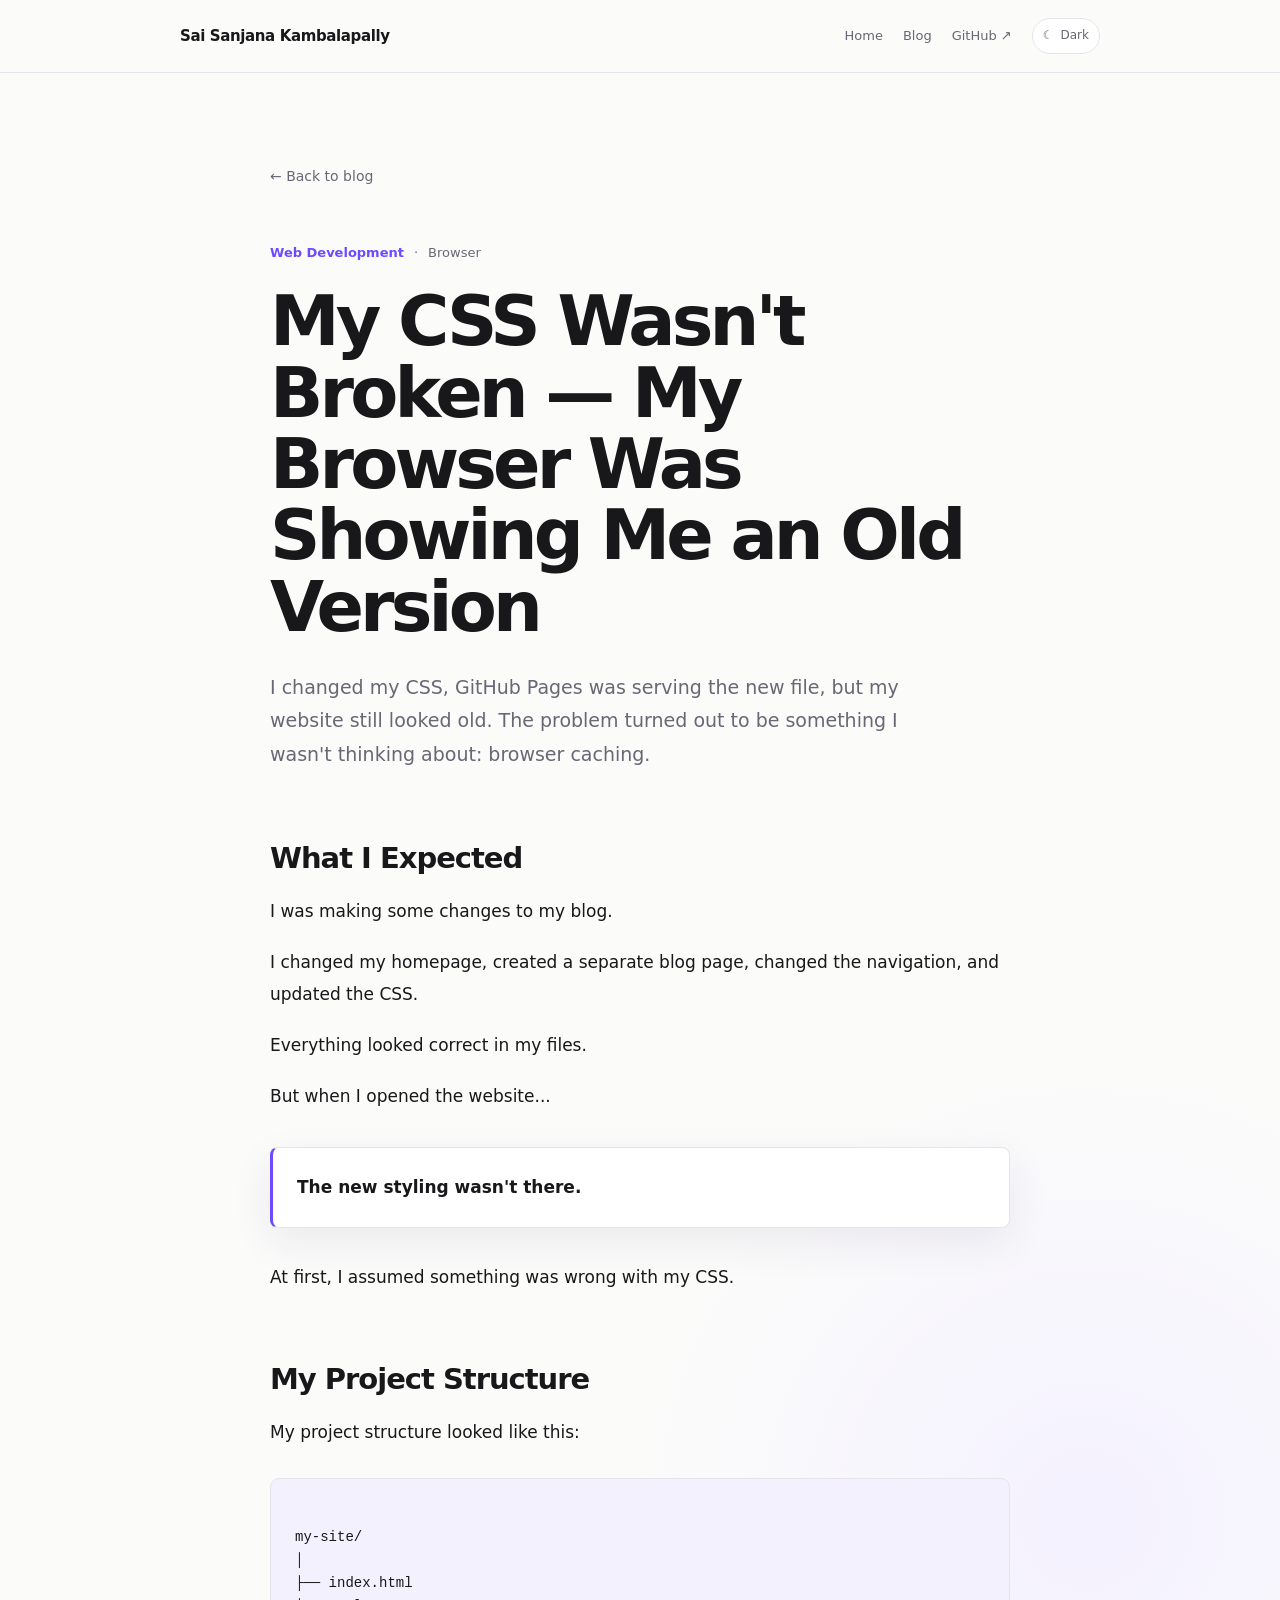
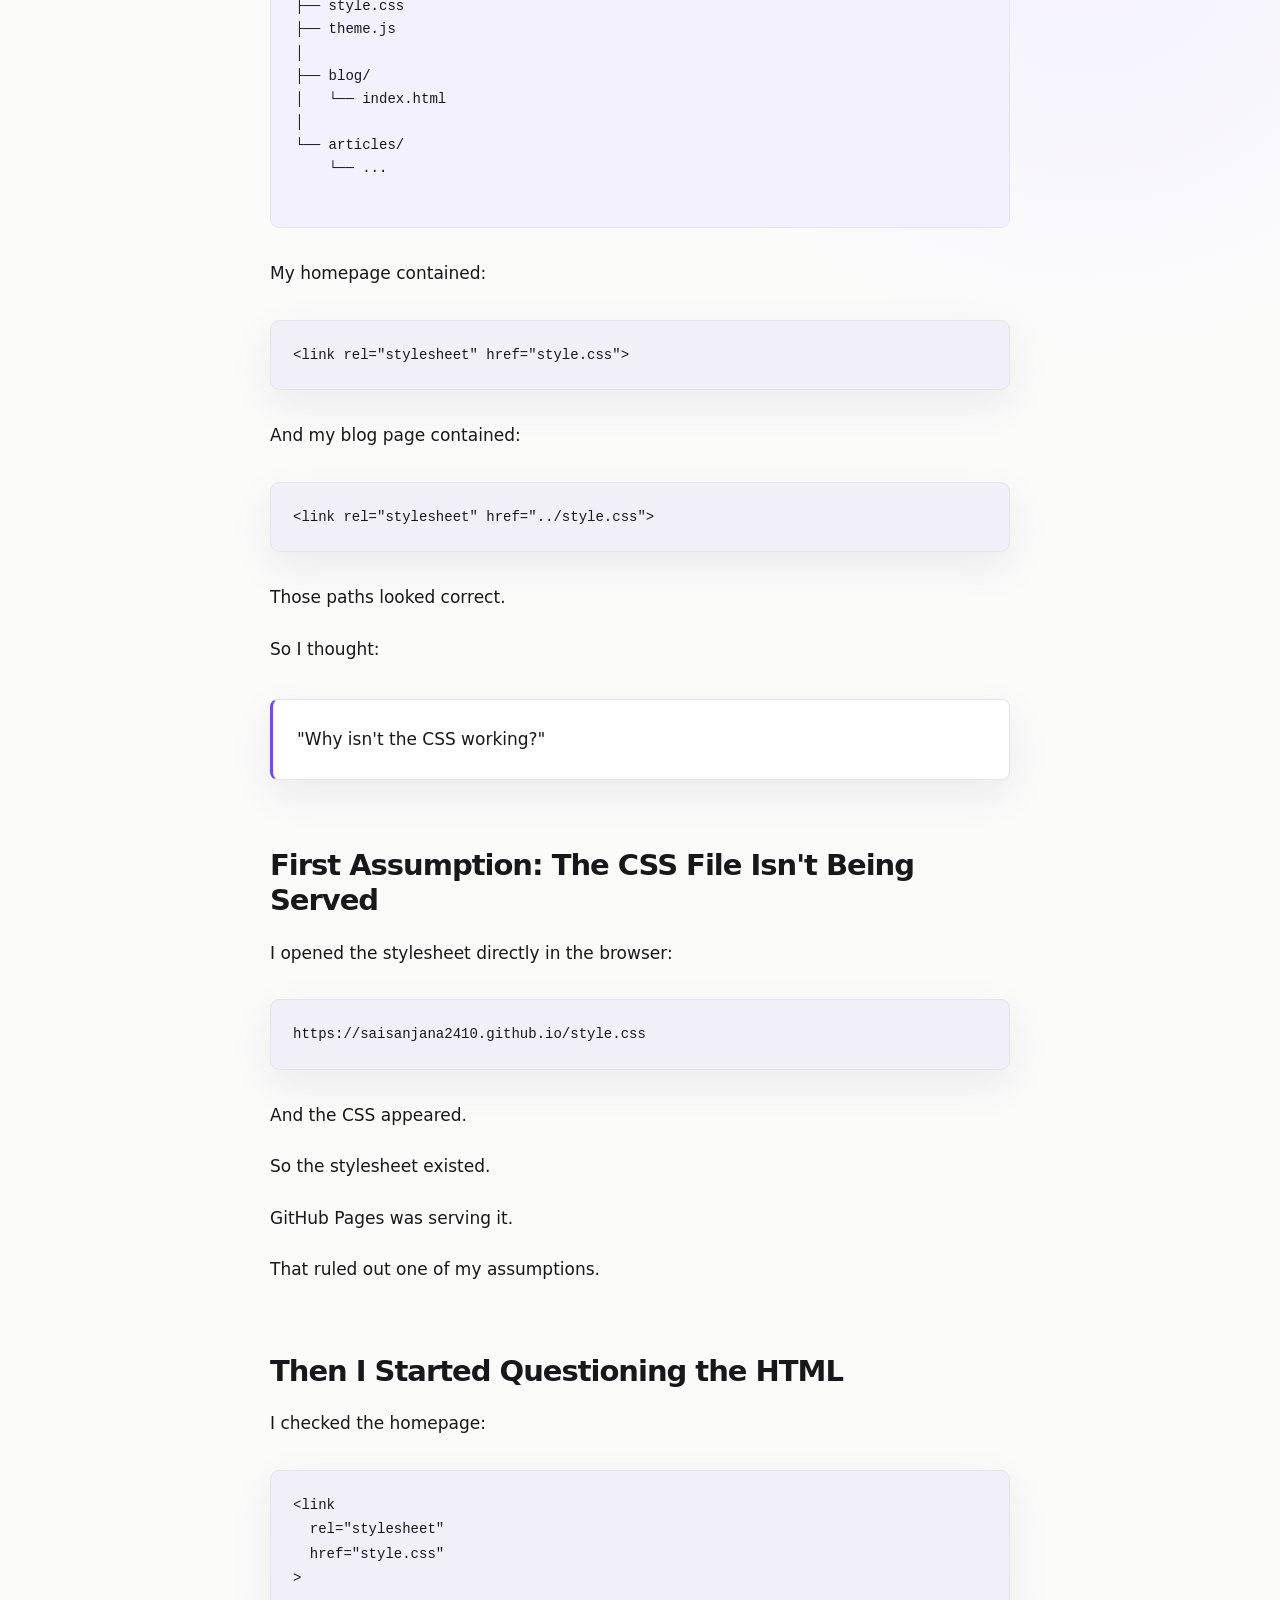
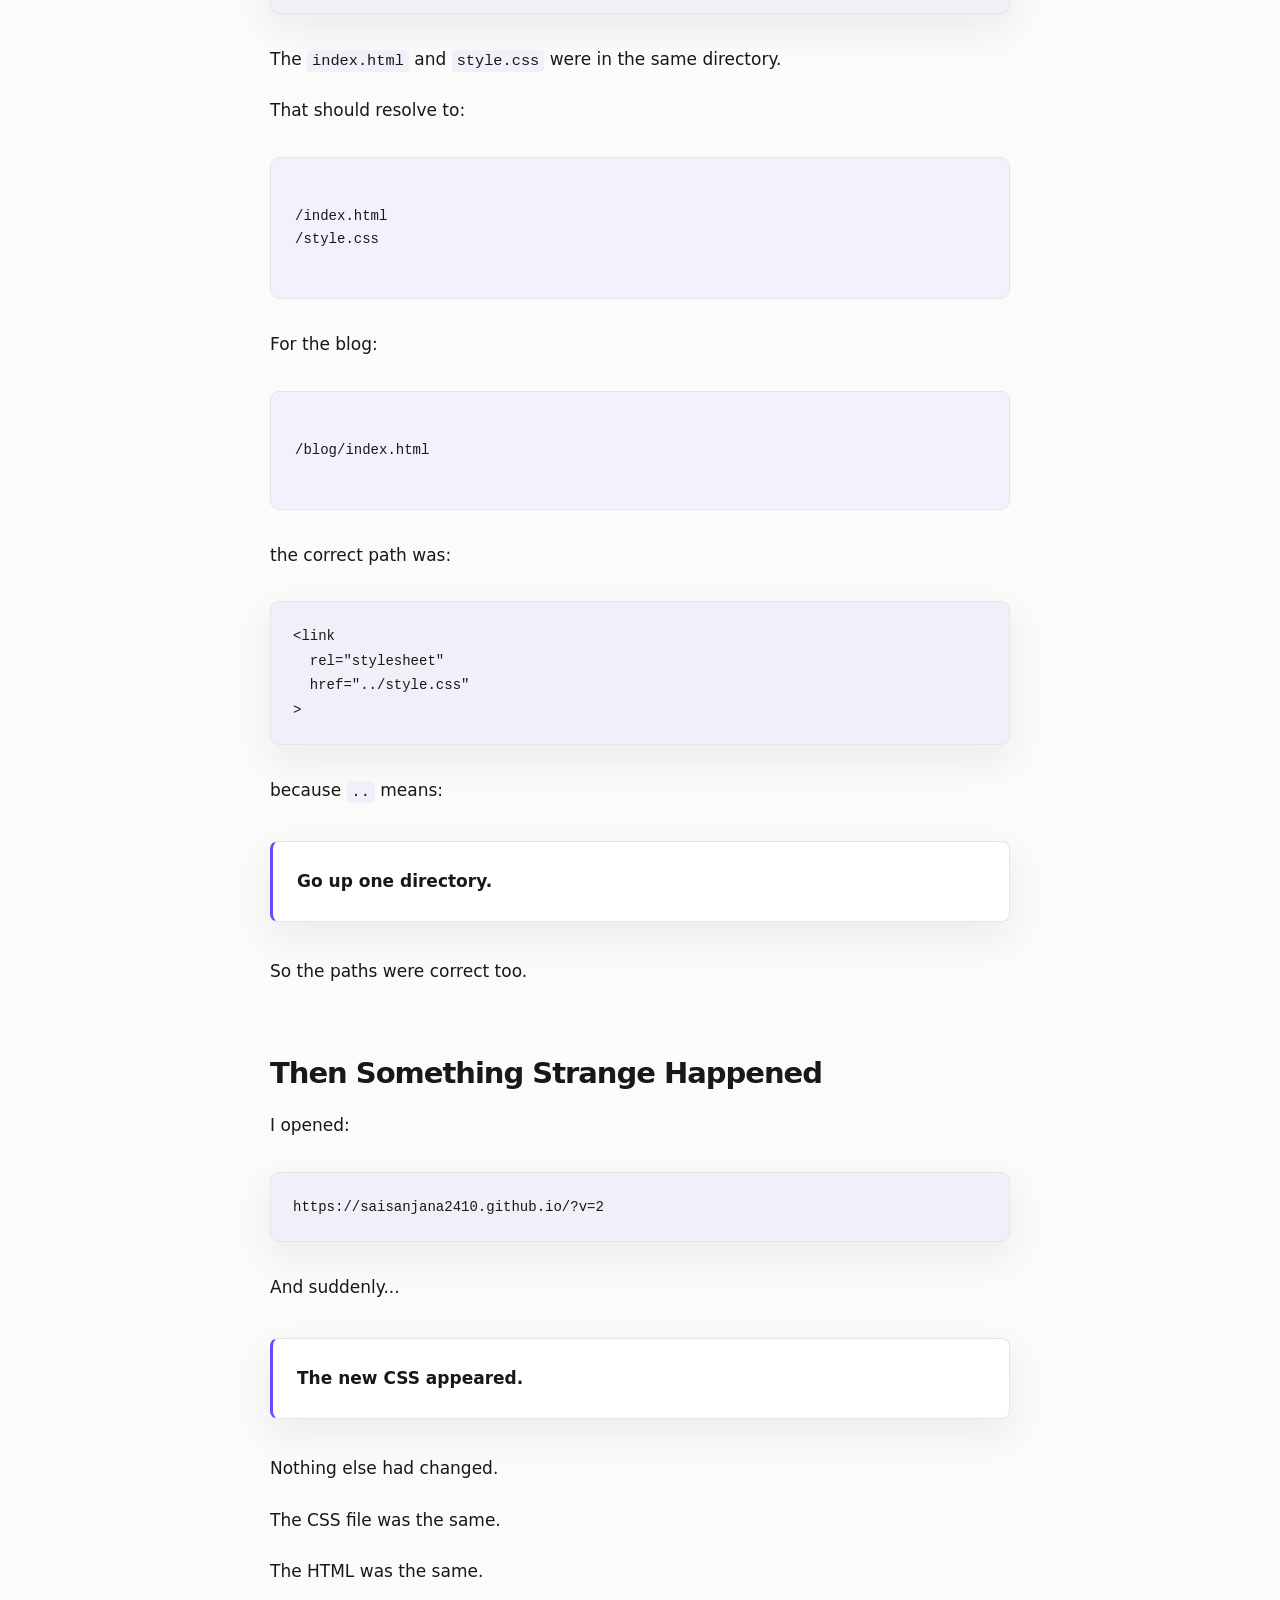
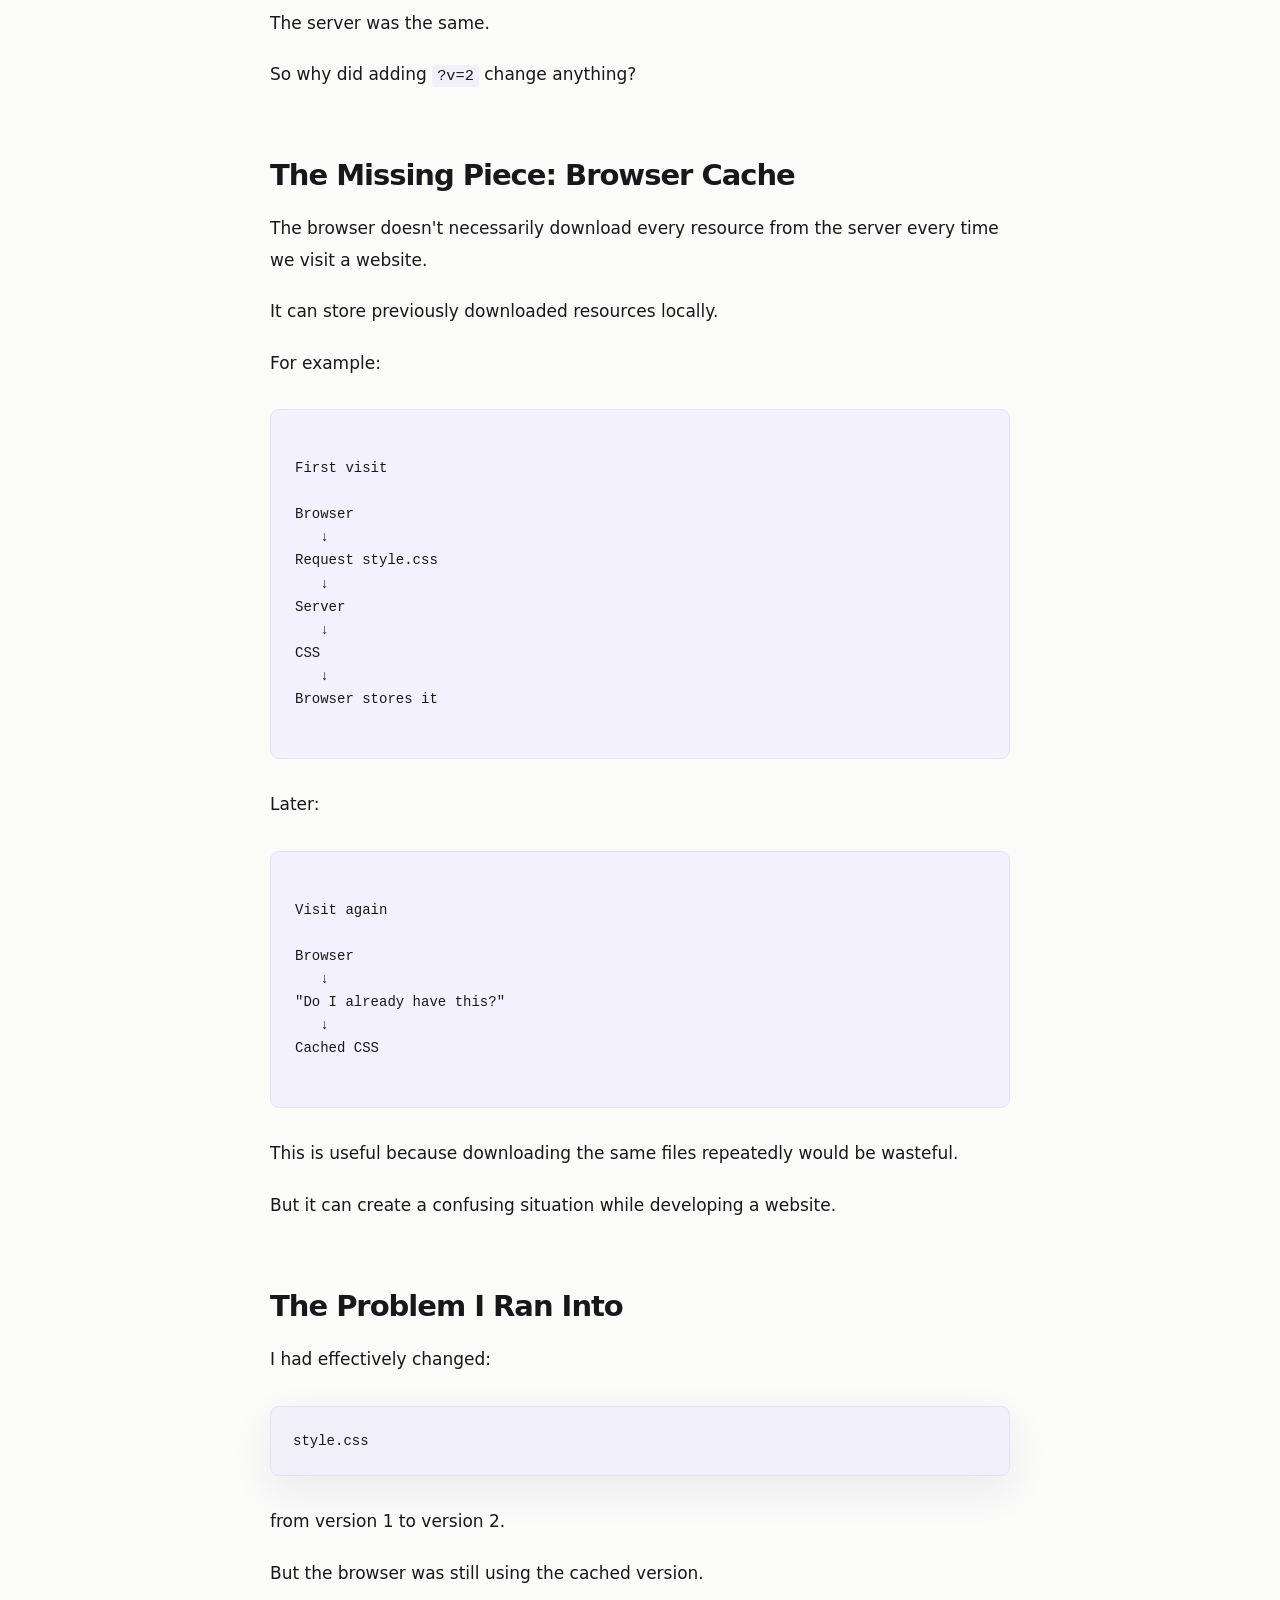
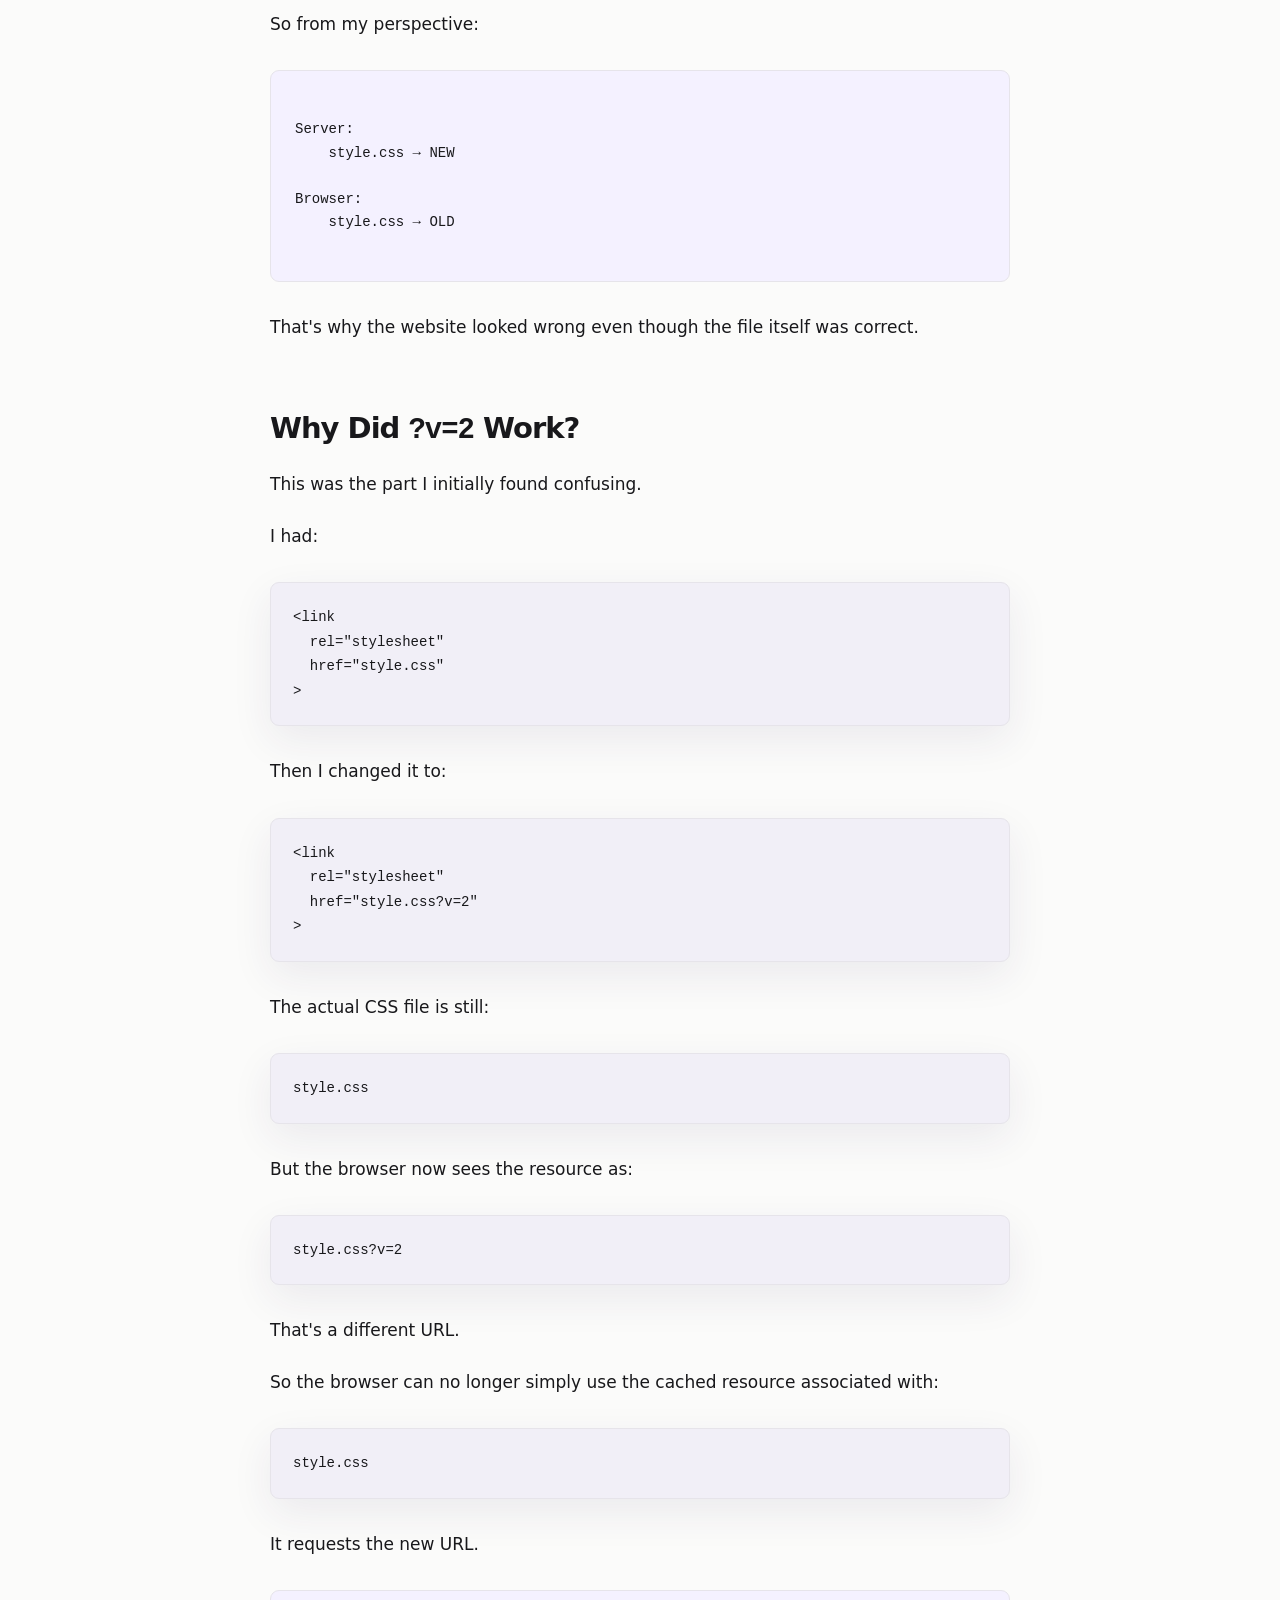
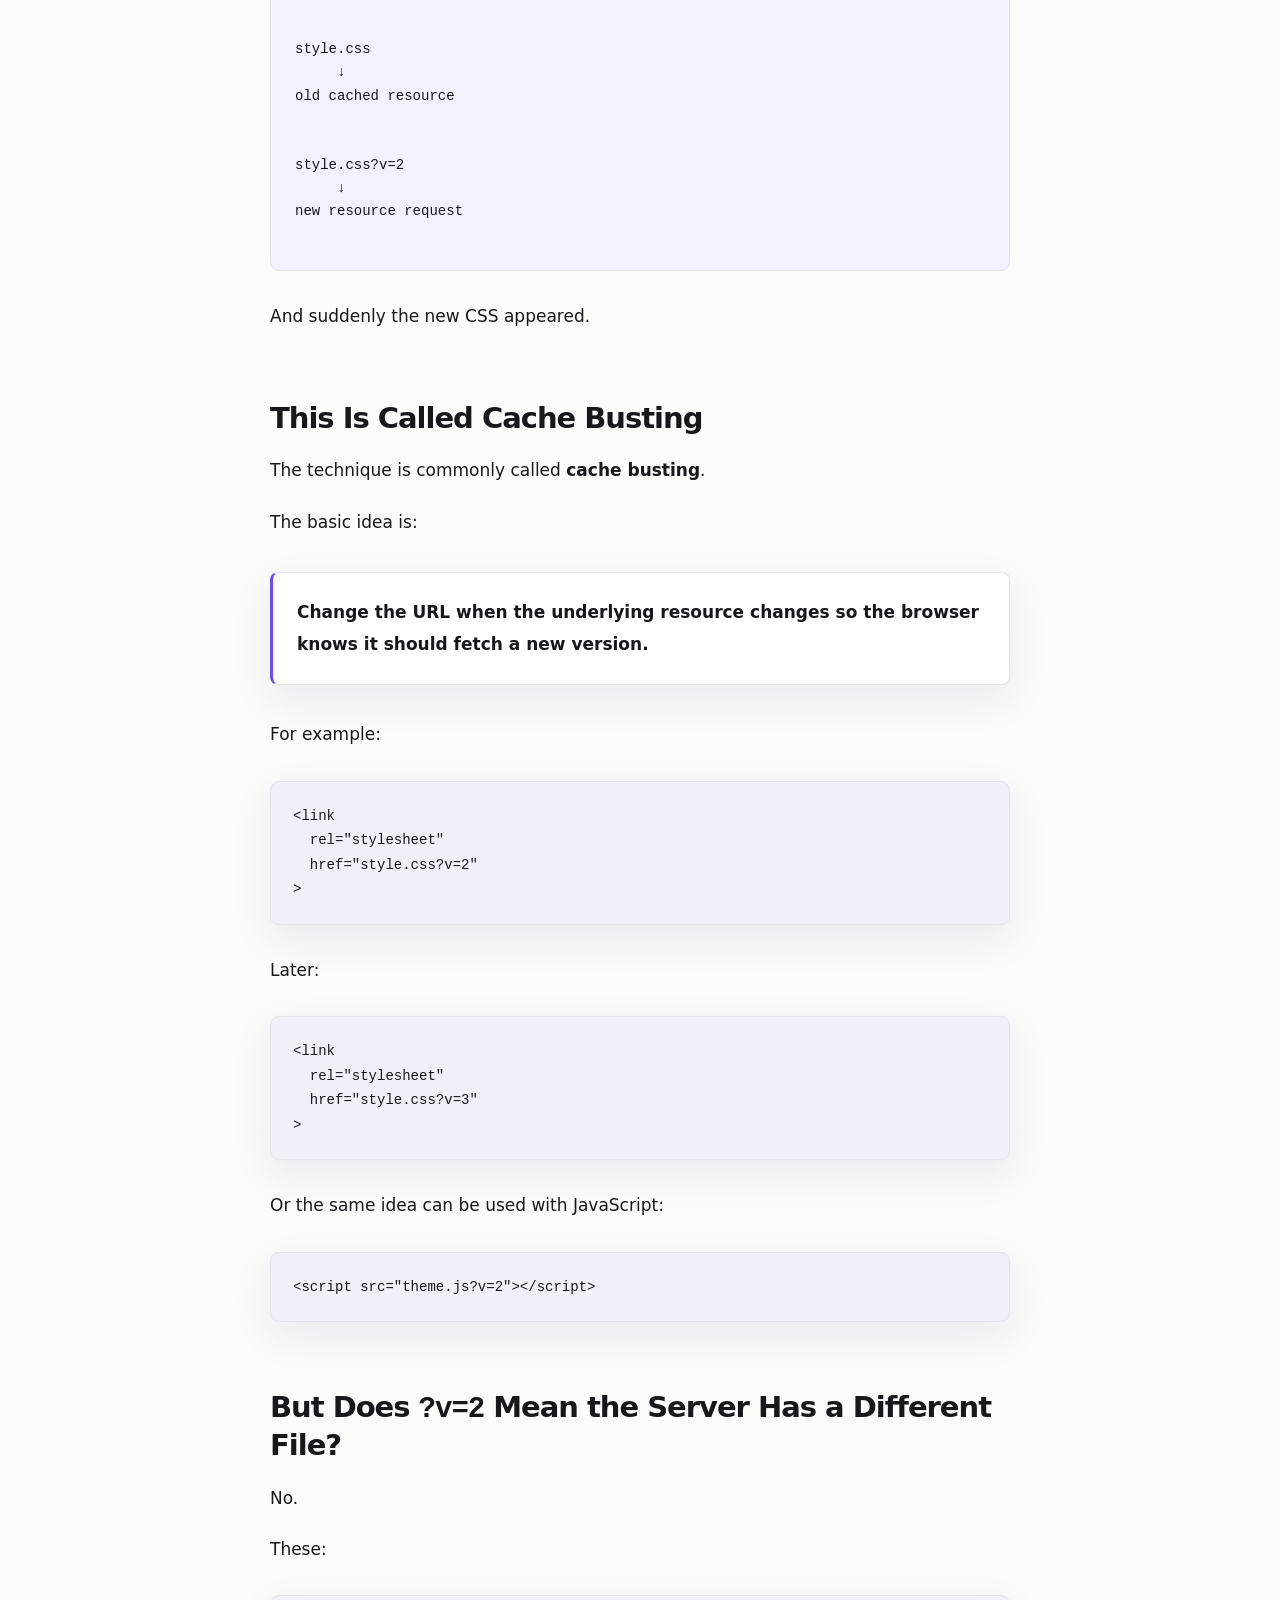
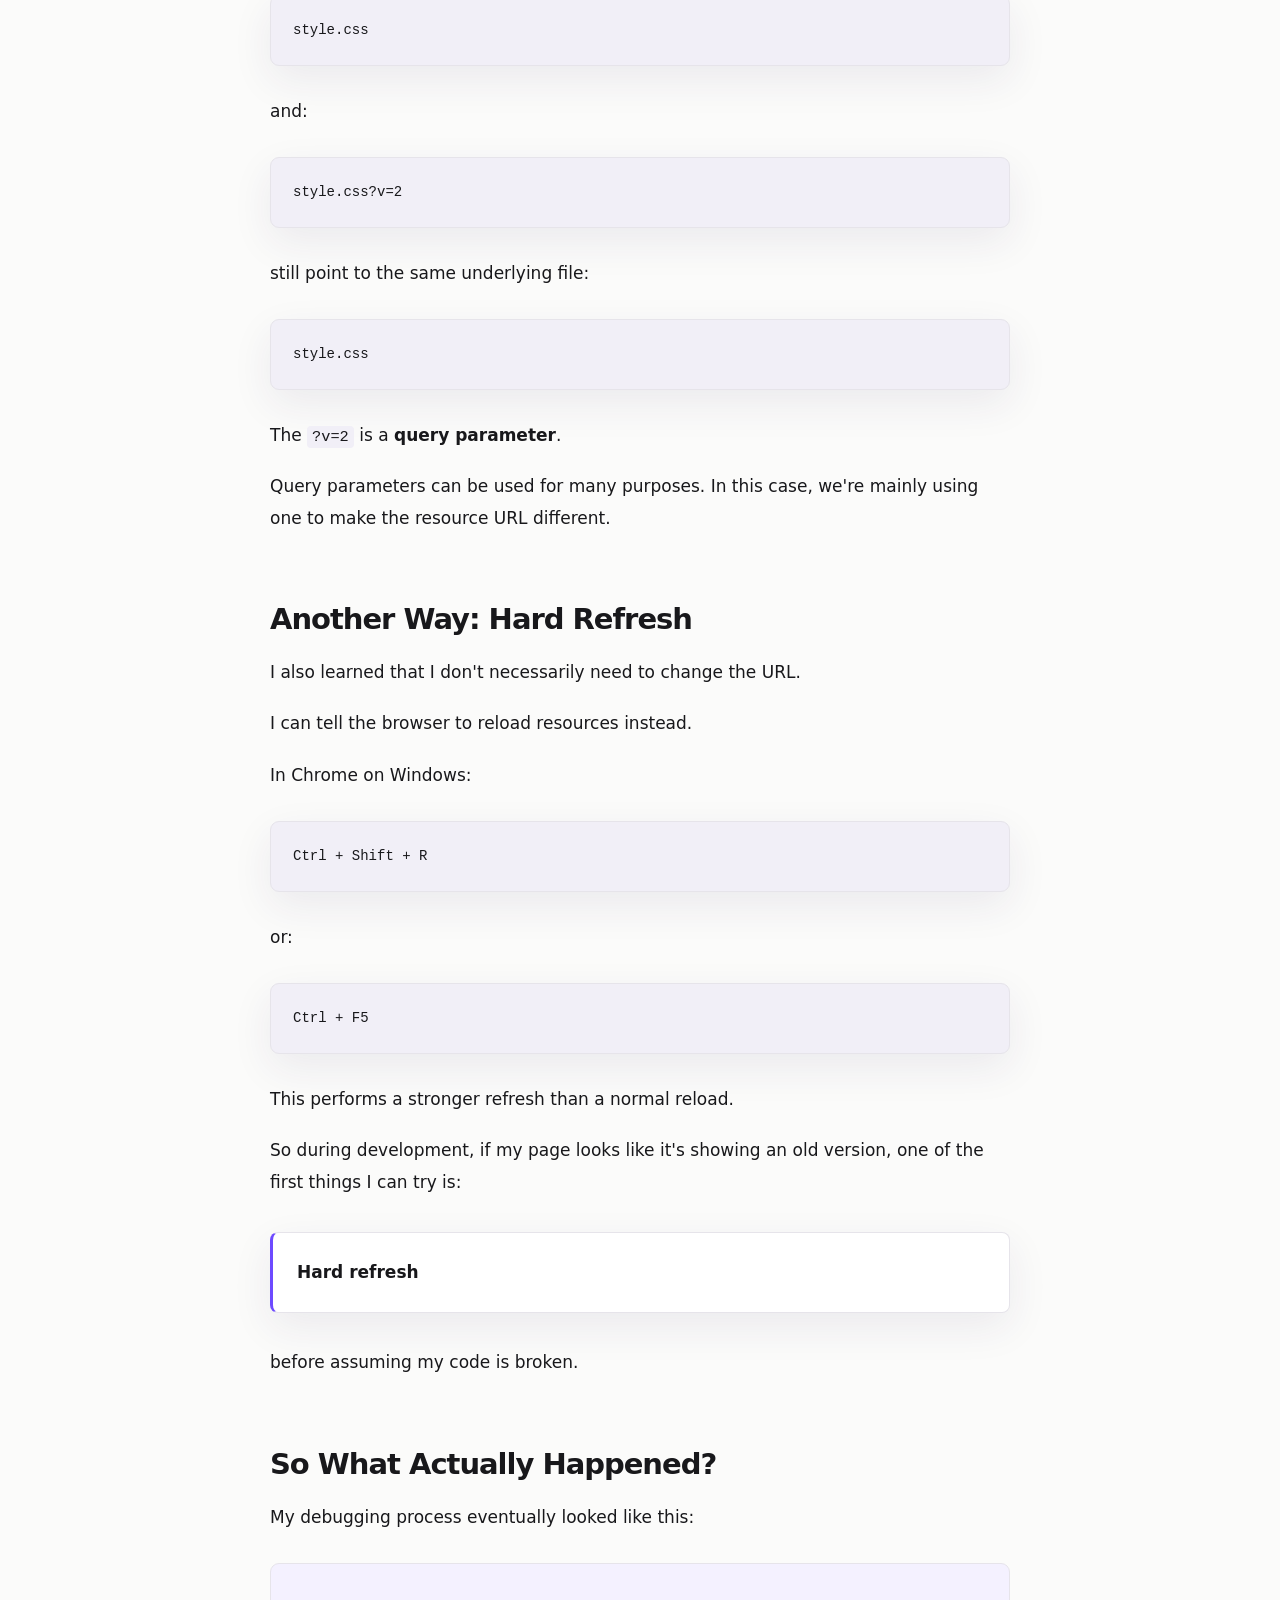
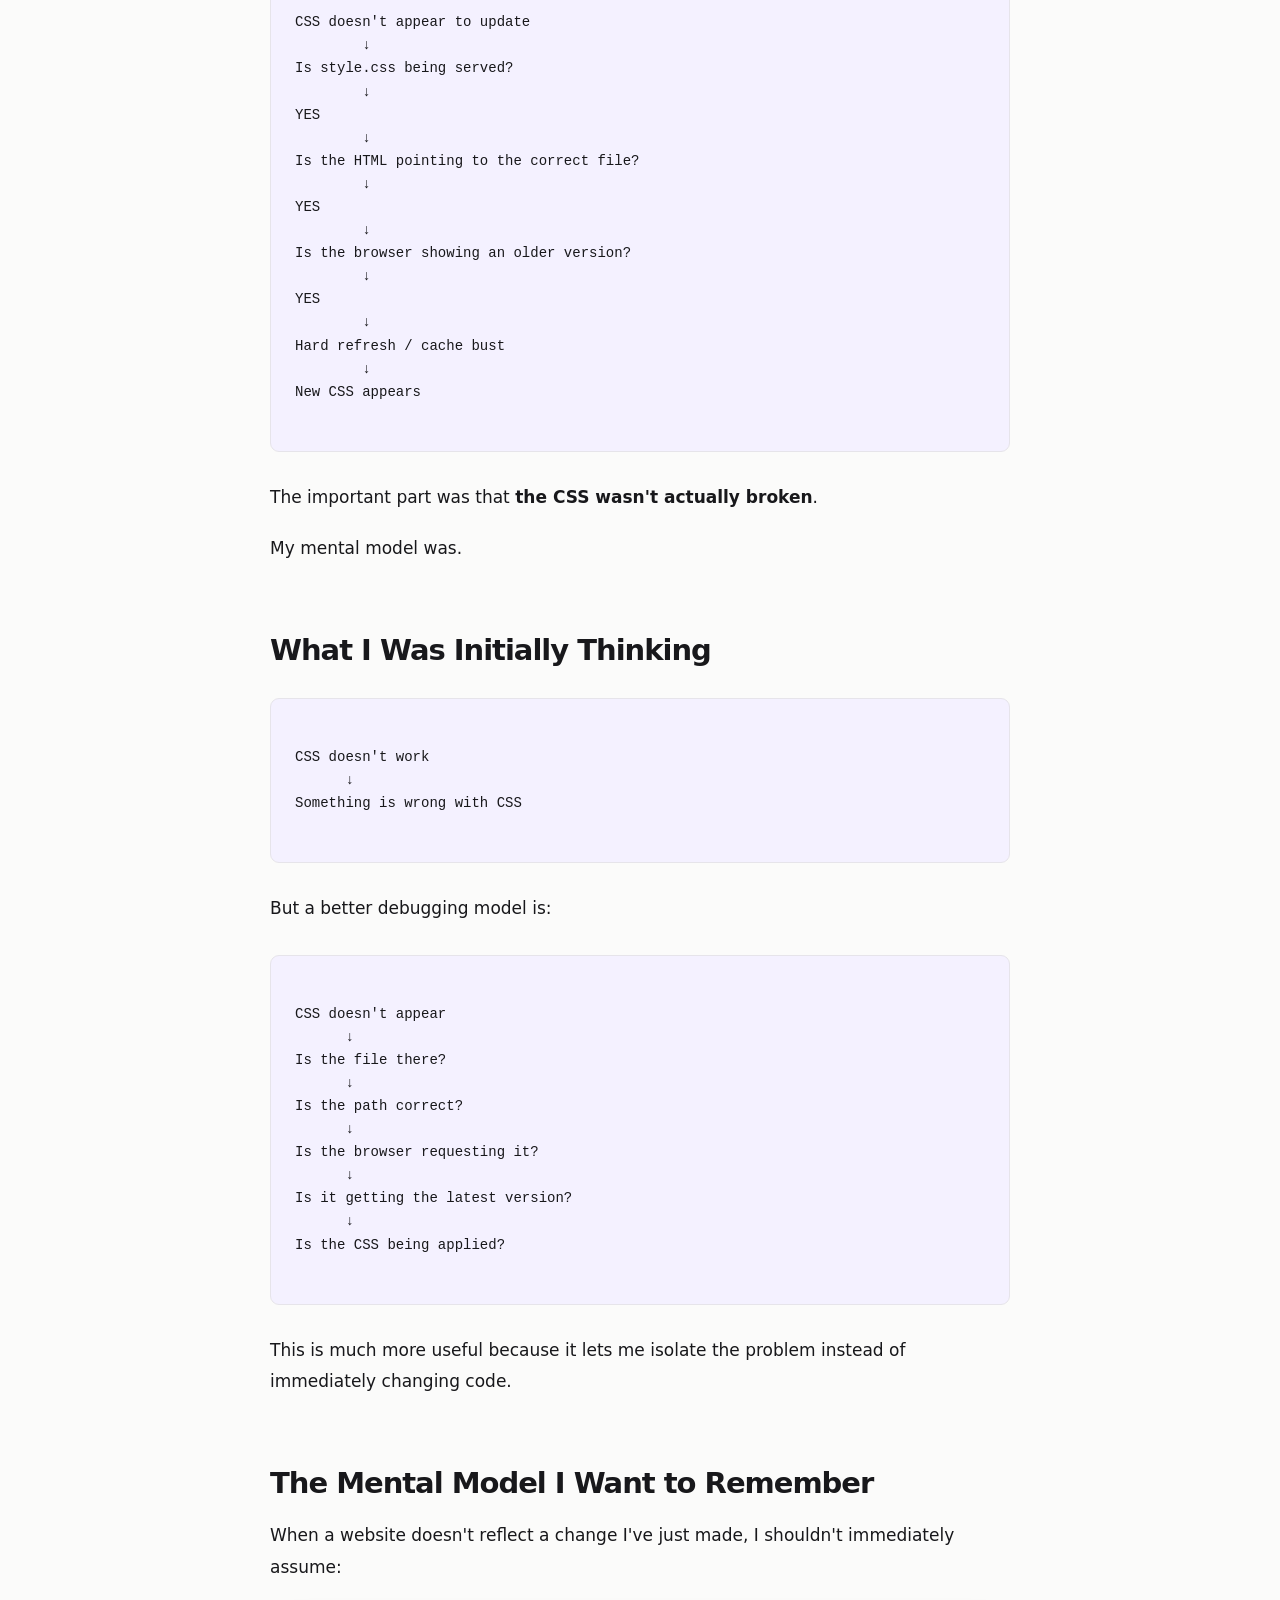
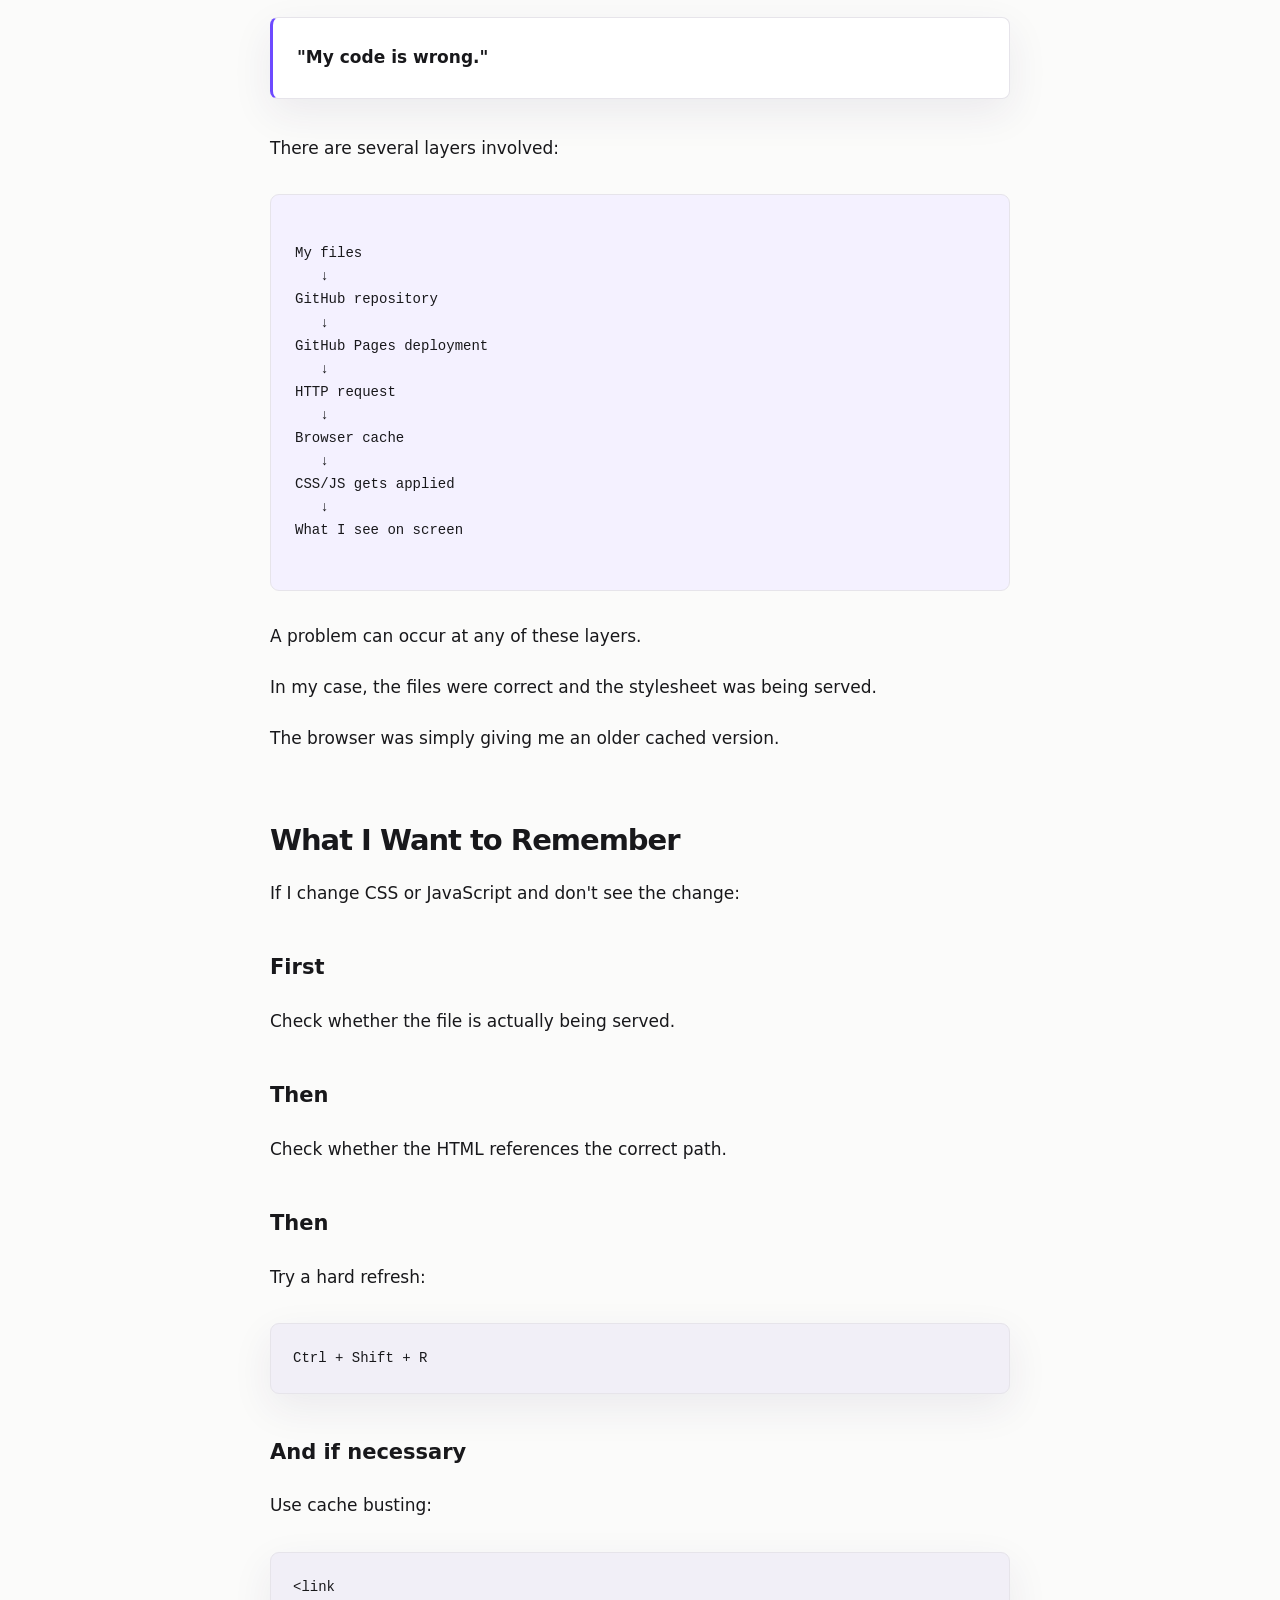
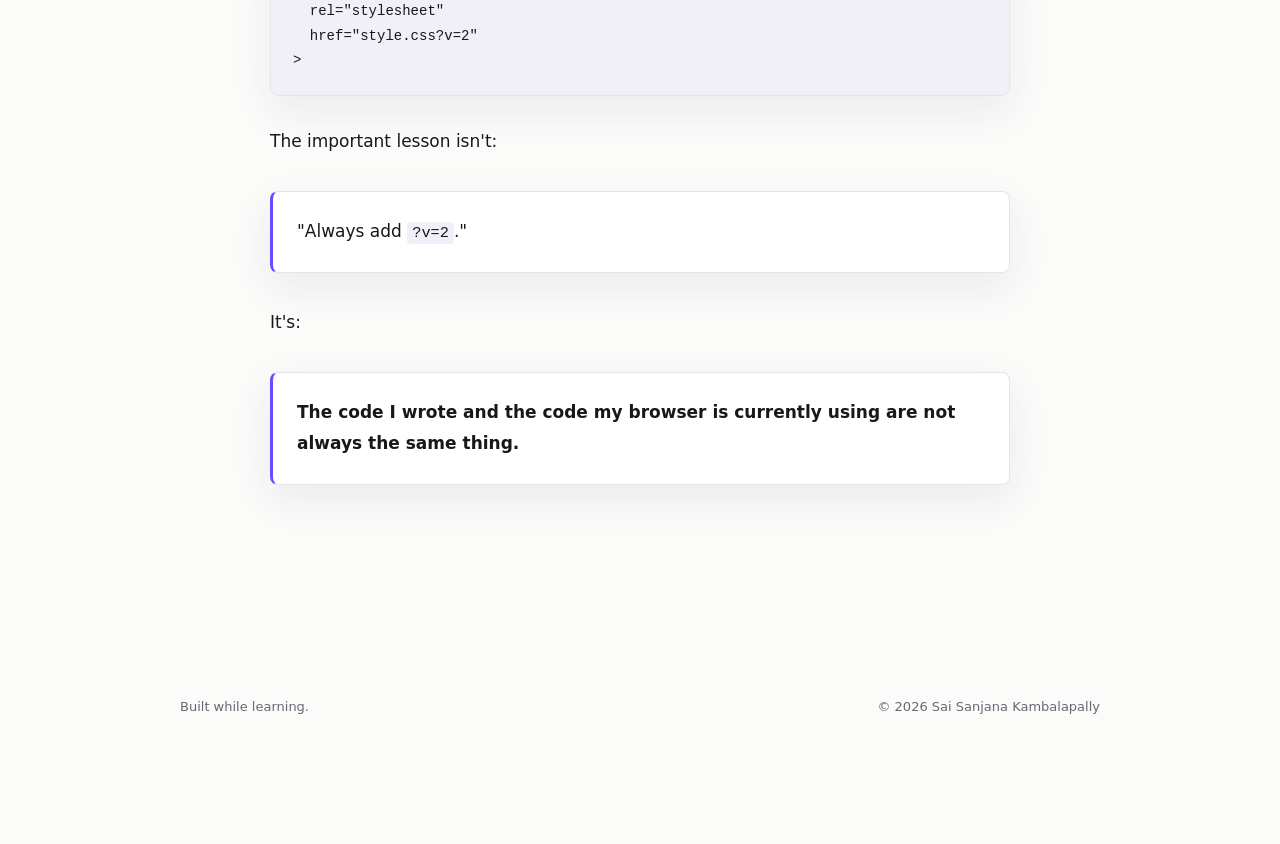
<file: articles/css-cache-browser.html>
<!DOCTYPE html>
<html lang="en">

<head>

  <meta charset="UTF-8">

  <meta
    name="viewport"
    content="width=device-width, initial-scale=1.0"
  >

  <meta
    name="description"
    content="Why my CSS wasn't broken — my browser was showing me an older cached version."
  >

  <title>
    My CSS Wasn't Broken — My Browser Was Showing Me an Old Version
  </title>

  <link
    rel="stylesheet"
    href="../style.css"
  >

  <script
    src="../theme.js"
    defer
  ></script>

</head>


<body>

  <!-- =========================
       NAVIGATION
  ========================== -->

  <header class="site-header">

    <div class="container nav-container">

      <a
        href="../"
        class="logo"
      >
        Sai Sanjana Kambalapally
      </a>


      <nav class="nav">

        <a href="../">
          Home
        </a>

        <a href="../blog/">
          Blog
        </a>

        <a
          href="https://github.com/saisanjana2410"
          target="_blank"
          rel="noopener noreferrer"
        >
          GitHub ↗
        </a>


        <button
          class="theme-toggle"
          type="button"
          aria-label="Switch theme"
        >

          <span class="theme-icon">
            ☾
          </span>

          <span class="theme-label">
            Dark
          </span>

        </button>

      </nav>

    </div>

  </header>



  <!-- =========================
       ARTICLE
  ========================== -->

  <main class="article-page">


    <a
      href="../blog/"
      class="back-link"
    >
      ← Back to blog
    </a>



    <!-- =========================
         ARTICLE HEADER
    ========================== -->

    <header class="article-header">

      <div class="article-meta">

        <span class="category">
          Web Development
        </span>

        <span>
          ·
        </span>

        <span>
          Browser
        </span>

      </div>


      <h1>
        My CSS Wasn't Broken —
        My Browser Was Showing Me an Old Version
      </h1>


      <p class="article-subtitle">
        I changed my CSS, GitHub Pages was serving the new file,
        but my website still looked old. The problem turned out
        to be something I wasn't thinking about: browser caching.
      </p>

    </header>



    <!-- =========================
         ARTICLE CONTENT
    ========================== -->

    <article class="article-body">


      <h2>
        What I Expected
      </h2>


      <p>
        I was making some changes to my blog.
      </p>


      <p>
        I changed my homepage, created a separate blog page,
        changed the navigation, and updated the CSS.
      </p>


      <p>
        Everything looked correct in my files.
      </p>


      <p>
        But when I opened the website...
      </p>


      <div class="question">

        <p>
          <strong>
            The new styling wasn't there.
          </strong>
        </p>

      </div>


      <p>
        At first, I assumed something was wrong with my CSS.
      </p>



      <h2>
        My Project Structure
      </h2>


      <p>
        My project structure looked like this:
      </p>


      <div class="diagram">
my-site/
│
├── index.html
├── style.css
├── theme.js
│
├── blog/
│   └── index.html
│
└── articles/
    └── ...
      </div>


      <p>
        My homepage contained:
      </p>


      <pre><code>&lt;link rel="stylesheet" href="style.css"&gt;</code></pre>


      <p>
        And my blog page contained:
      </p>


      <pre><code>&lt;link rel="stylesheet" href="../style.css"&gt;</code></pre>


      <p>
        Those paths looked correct.
      </p>


      <p>
        So I thought:
      </p>


      <div class="question">

        <p>
          "Why isn't the CSS working?"
        </p>

      </div>



      <h2>
        First Assumption: The CSS File Isn't Being Served
      </h2>


      <p>
        I opened the stylesheet directly in the browser:
      </p>


      <pre><code>https://saisanjana2410.github.io/style.css</code></pre>


      <p>
        And the CSS appeared.
      </p>


      <p>
        So the stylesheet existed.
      </p>


      <p>
        GitHub Pages was serving it.
      </p>


      <p>
        That ruled out one of my assumptions.
      </p>



      <h2>
        Then I Started Questioning the HTML
      </h2>


      <p>
        I checked the homepage:
      </p>


      <pre><code>&lt;link
  rel="stylesheet"
  href="style.css"
&gt;</code></pre>


      <p>
        The <code>index.html</code> and
        <code>style.css</code> were in the same directory.
      </p>


      <p>
        That should resolve to:
      </p>


      <div class="diagram">
/index.html
/style.css
      </div>


      <p>
        For the blog:
      </p>


      <div class="diagram">
/blog/index.html
      </div>


      <p>
        the correct path was:
      </p>


      <pre><code>&lt;link
  rel="stylesheet"
  href="../style.css"
&gt;</code></pre>


      <p>
        because <code>..</code> means:
      </p>


      <div class="mental-model">

        <p>
          <strong>
            Go up one directory.
          </strong>
        </p>

      </div>


      <p>
        So the paths were correct too.
      </p>



      <h2>
        Then Something Strange Happened
      </h2>


      <p>
        I opened:
      </p>


      <pre><code>https://saisanjana2410.github.io/?v=2</code></pre>


      <p>
        And suddenly...
      </p>


      <div class="callout">

        <p>
          <strong>
            The new CSS appeared.
          </strong>
        </p>

      </div>


      <p>
        Nothing else had changed.
      </p>


      <p>
        The CSS file was the same.
      </p>


      <p>
        The HTML was the same.
      </p>


      <p>
        The server was the same.
      </p>


      <p>
        So why did adding
        <code>?v=2</code>
        change anything?
      </p>



      <h2>
        The Missing Piece: Browser Cache
      </h2>


      <p>
        The browser doesn't necessarily download every resource
        from the server every time we visit a website.
      </p>


      <p>
        It can store previously downloaded resources locally.
      </p>


      <p>
        For example:
      </p>


      <div class="diagram">
First visit

Browser
   ↓
Request style.css
   ↓
Server
   ↓
CSS
   ↓
Browser stores it
      </div>


      <p>
        Later:
      </p>


      <div class="diagram">
Visit again

Browser
   ↓
"Do I already have this?"
   ↓
Cached CSS
      </div>


      <p>
        This is useful because downloading the same files repeatedly
        would be wasteful.
      </p>


      <p>
        But it can create a confusing situation while developing
        a website.
      </p>



      <h2>
        The Problem I Ran Into
      </h2>


      <p>
        I had effectively changed:
      </p>


      <pre><code>style.css</code></pre>


      <p>
        from version 1 to version 2.
      </p>


      <p>
        But the browser was still using the cached version.
      </p>


      <p>
        So from my perspective:
      </p>


      <div class="diagram">
Server:
    style.css → NEW

Browser:
    style.css → OLD
      </div>


      <p>
        That's why the website looked wrong even though
        the file itself was correct.
      </p>



      <h2>
        Why Did <code>?v=2</code> Work?
      </h2>


      <p>
        This was the part I initially found confusing.
      </p>


      <p>
        I had:
      </p>


      <pre><code>&lt;link
  rel="stylesheet"
  href="style.css"
&gt;</code></pre>


      <p>
        Then I changed it to:
      </p>


      <pre><code>&lt;link
  rel="stylesheet"
  href="style.css?v=2"
&gt;</code></pre>


      <p>
        The actual CSS file is still:
      </p>


      <pre><code>style.css</code></pre>


      <p>
        But the browser now sees the resource as:
      </p>


      <pre><code>style.css?v=2</code></pre>


      <p>
        That's a different URL.
      </p>


      <p>
        So the browser can no longer simply use the cached resource
        associated with:
      </p>


      <pre><code>style.css</code></pre>


      <p>
        It requests the new URL.
      </p>


      <div class="diagram">
style.css
     ↓
old cached resource


style.css?v=2
     ↓
new resource request
      </div>


      <p>
        And suddenly the new CSS appeared.
      </p>



      <h2>
        This Is Called Cache Busting
      </h2>


      <p>
        The technique is commonly called
        <strong>cache busting</strong>.
      </p>


      <p>
        The basic idea is:
      </p>


      <div class="mental-model">

        <p>
          <strong>
            Change the URL when the underlying resource changes
            so the browser knows it should fetch a new version.
          </strong>
        </p>

      </div>


      <p>
        For example:
      </p>


      <pre><code>&lt;link
  rel="stylesheet"
  href="style.css?v=2"
&gt;</code></pre>


      <p>
        Later:
      </p>


      <pre><code>&lt;link
  rel="stylesheet"
  href="style.css?v=3"
&gt;</code></pre>


      <p>
        Or the same idea can be used with JavaScript:
      </p>


      <pre><code>&lt;script src="theme.js?v=2"&gt;&lt;/script&gt;</code></pre>



      <h2>
        But Does <code>?v=2</code> Mean the Server Has a Different File?
      </h2>


      <p>
        No.
      </p>


      <p>
        These:
      </p>


      <pre><code>style.css</code></pre>


      <p>
        and:
      </p>


      <pre><code>style.css?v=2</code></pre>


      <p>
        still point to the same underlying file:
      </p>


      <pre><code>style.css</code></pre>


      <p>
        The <code>?v=2</code> is a
        <strong>query parameter</strong>.
      </p>


      <p>
        Query parameters can be used for many purposes.
        In this case, we're mainly using one to make the
        resource URL different.
      </p>



      <h2>
        Another Way: Hard Refresh
      </h2>


      <p>
        I also learned that I don't necessarily need to
        change the URL.
      </p>


      <p>
        I can tell the browser to reload resources instead.
      </p>


      <p>
        In Chrome on Windows:
      </p>


      <pre><code>Ctrl + Shift + R</code></pre>


      <p>
        or:
      </p>


      <pre><code>Ctrl + F5</code></pre>


      <p>
        This performs a stronger refresh than a normal reload.
      </p>


      <p>
        So during development, if my page looks like it's showing
        an old version, one of the first things I can try is:
      </p>


      <div class="mental-model">

        <p>
          <strong>
            Hard refresh
          </strong>
        </p>

      </div>


      <p>
        before assuming my code is broken.
      </p>



      <h2>
        So What Actually Happened?
      </h2>


      <p>
        My debugging process eventually looked like this:
      </p>


      <div class="diagram">
CSS doesn't appear to update
        ↓
Is style.css being served?
        ↓
YES
        ↓
Is the HTML pointing to the correct file?
        ↓
YES
        ↓
Is the browser showing an older version?
        ↓
YES
        ↓
Hard refresh / cache bust
        ↓
New CSS appears
      </div>


      <p>
        The important part was that
        <strong>the CSS wasn't actually broken</strong>.
      </p>


      <p>
        My mental model was.
      </p>



      <h2>
        What I Was Initially Thinking
      </h2>


      <div class="diagram">
CSS doesn't work
      ↓
Something is wrong with CSS
      </div>


      <p>
        But a better debugging model is:
      </p>


      <div class="diagram">
CSS doesn't appear
      ↓
Is the file there?
      ↓
Is the path correct?
      ↓
Is the browser requesting it?
      ↓
Is it getting the latest version?
      ↓
Is the CSS being applied?
      </div>


      <p>
        This is much more useful because it lets me isolate
        the problem instead of immediately changing code.
      </p>



      <h2>
        The Mental Model I Want to Remember
      </h2>


      <p>
        When a website doesn't reflect a change I've just made,
        I shouldn't immediately assume:
      </p>


      <div class="question">

        <p>
          <strong>
            "My code is wrong."
          </strong>
        </p>

      </div>


      <p>
        There are several layers involved:
      </p>


      <div class="diagram">
My files
   ↓
GitHub repository
   ↓
GitHub Pages deployment
   ↓
HTTP request
   ↓
Browser cache
   ↓
CSS/JS gets applied
   ↓
What I see on screen
      </div>


      <p>
        A problem can occur at any of these layers.
      </p>


      <p>
        In my case, the files were correct and the stylesheet
        was being served.
      </p>


      <p>
        The browser was simply giving me an older cached version.
      </p>



      <h2>
        What I Want to Remember
      </h2>


      <p>
        If I change CSS or JavaScript and don't see the change:
      </p>


      <h3>
        First
      </h3>


      <p>
        Check whether the file is actually being served.
      </p>


      <h3>
        Then
      </h3>


      <p>
        Check whether the HTML references the correct path.
      </p>


      <h3>
        Then
      </h3>


      <p>
        Try a hard refresh:
      </p>


      <pre><code>Ctrl + Shift + R</code></pre>


      <h3>
        And if necessary
      </h3>


      <p>
        Use cache busting:
      </p>


      <pre><code>&lt;link
  rel="stylesheet"
  href="style.css?v=2"
&gt;</code></pre>


      <p>
        The important lesson isn't:
      </p>


      <div class="question">

        <p>
          "Always add <code>?v=2</code>."
        </p>

      </div>


      <p>
        It's:
      </p>


      <div class="mental-model">

        <p>
          <strong>
            The code I wrote and the code my browser is
            currently using are not always the same thing.
          </strong>
        </p>

      </div>


    </article>

  </main>



  <!-- =========================
       FOOTER
  ========================== -->

  <footer class="footer container">

    <p>
      Built while learning.
    </p>


    <p>
      © 2026 Sai Sanjana Kambalapally
    </p>

  </footer>


</body>

</html>
</file>
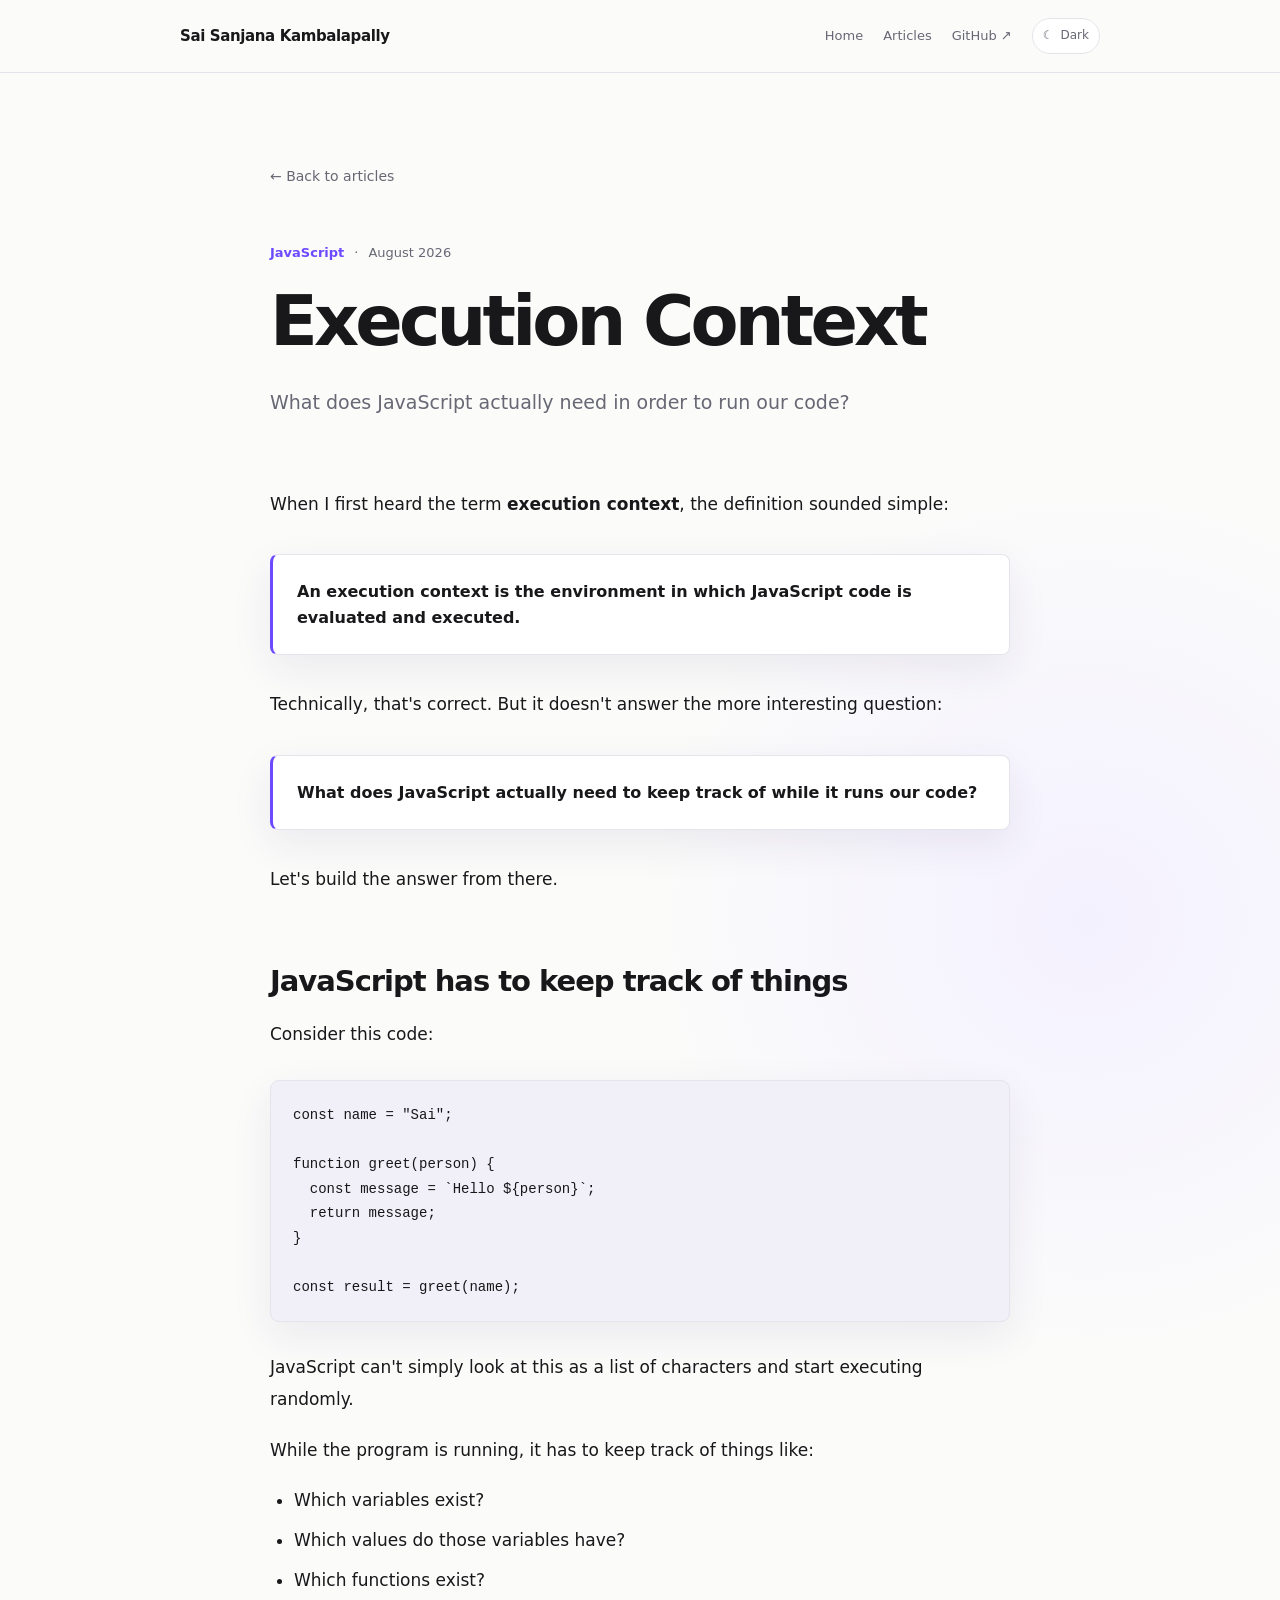
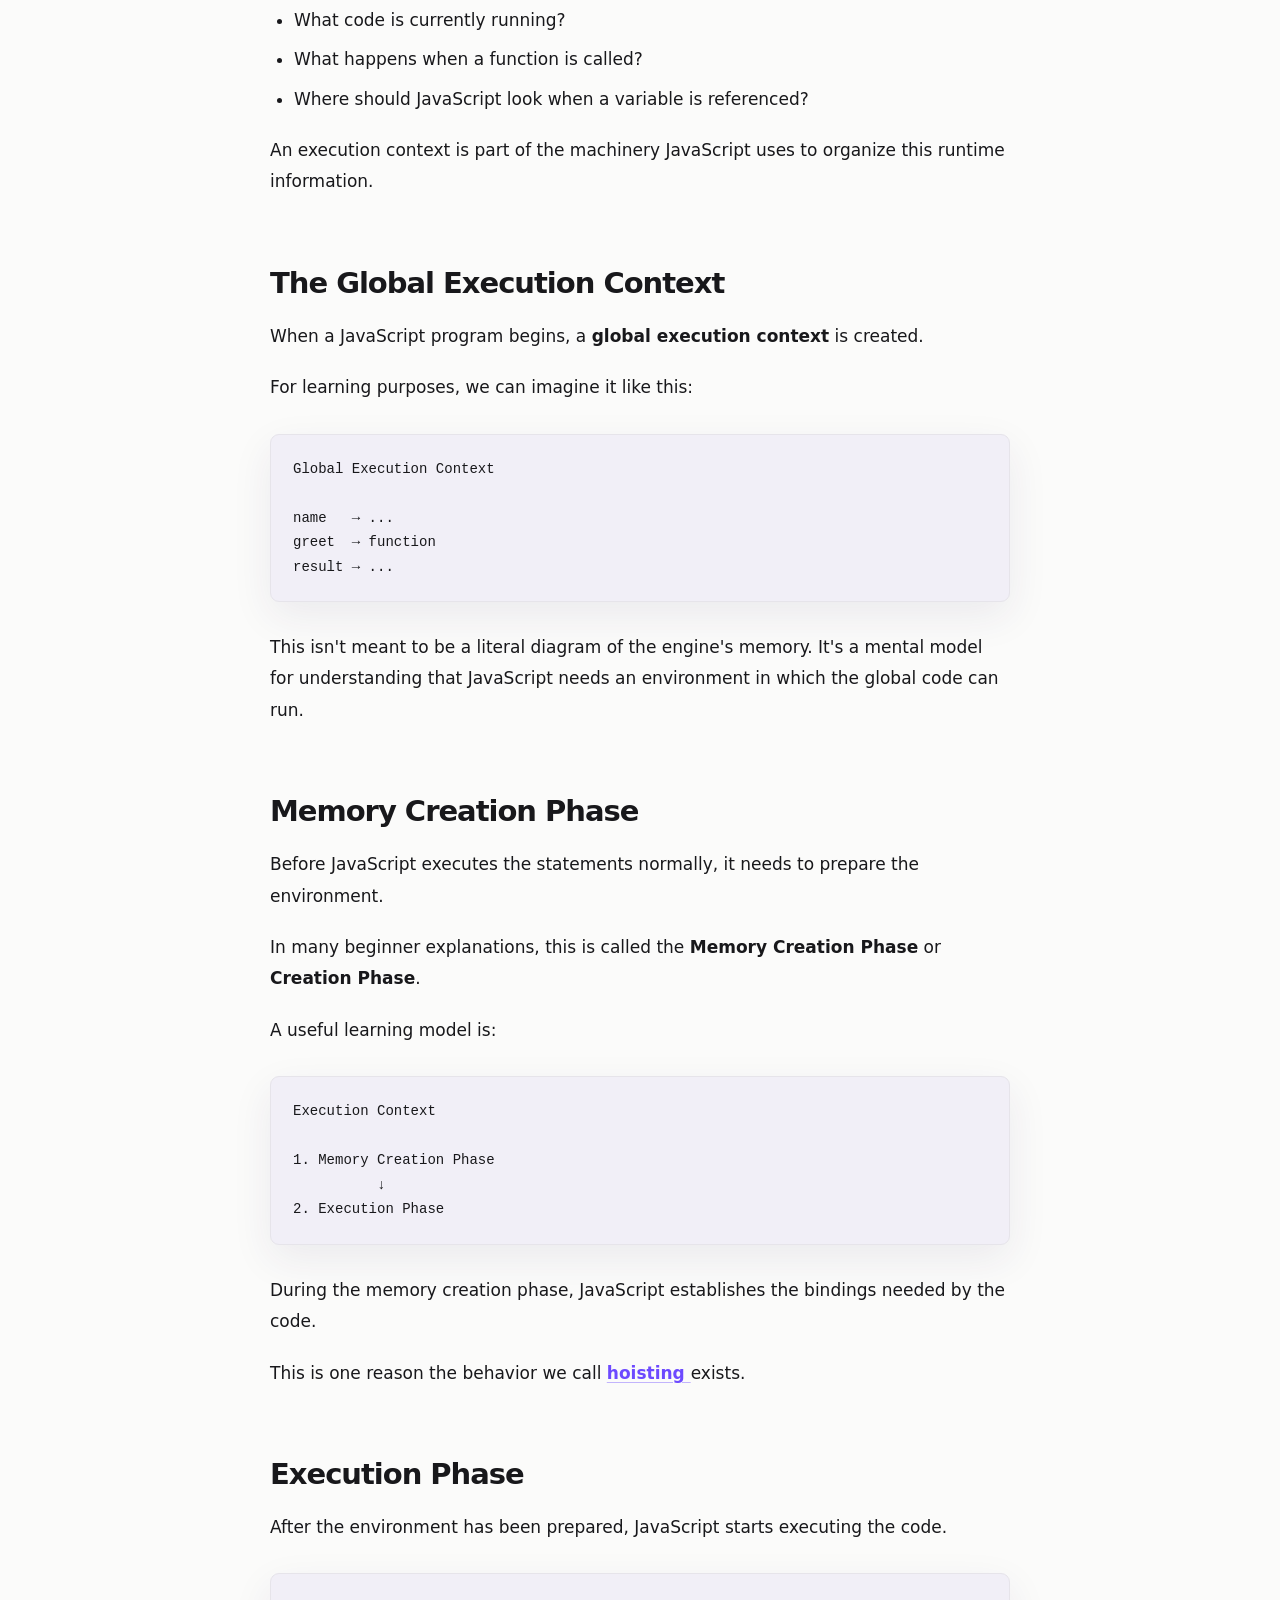
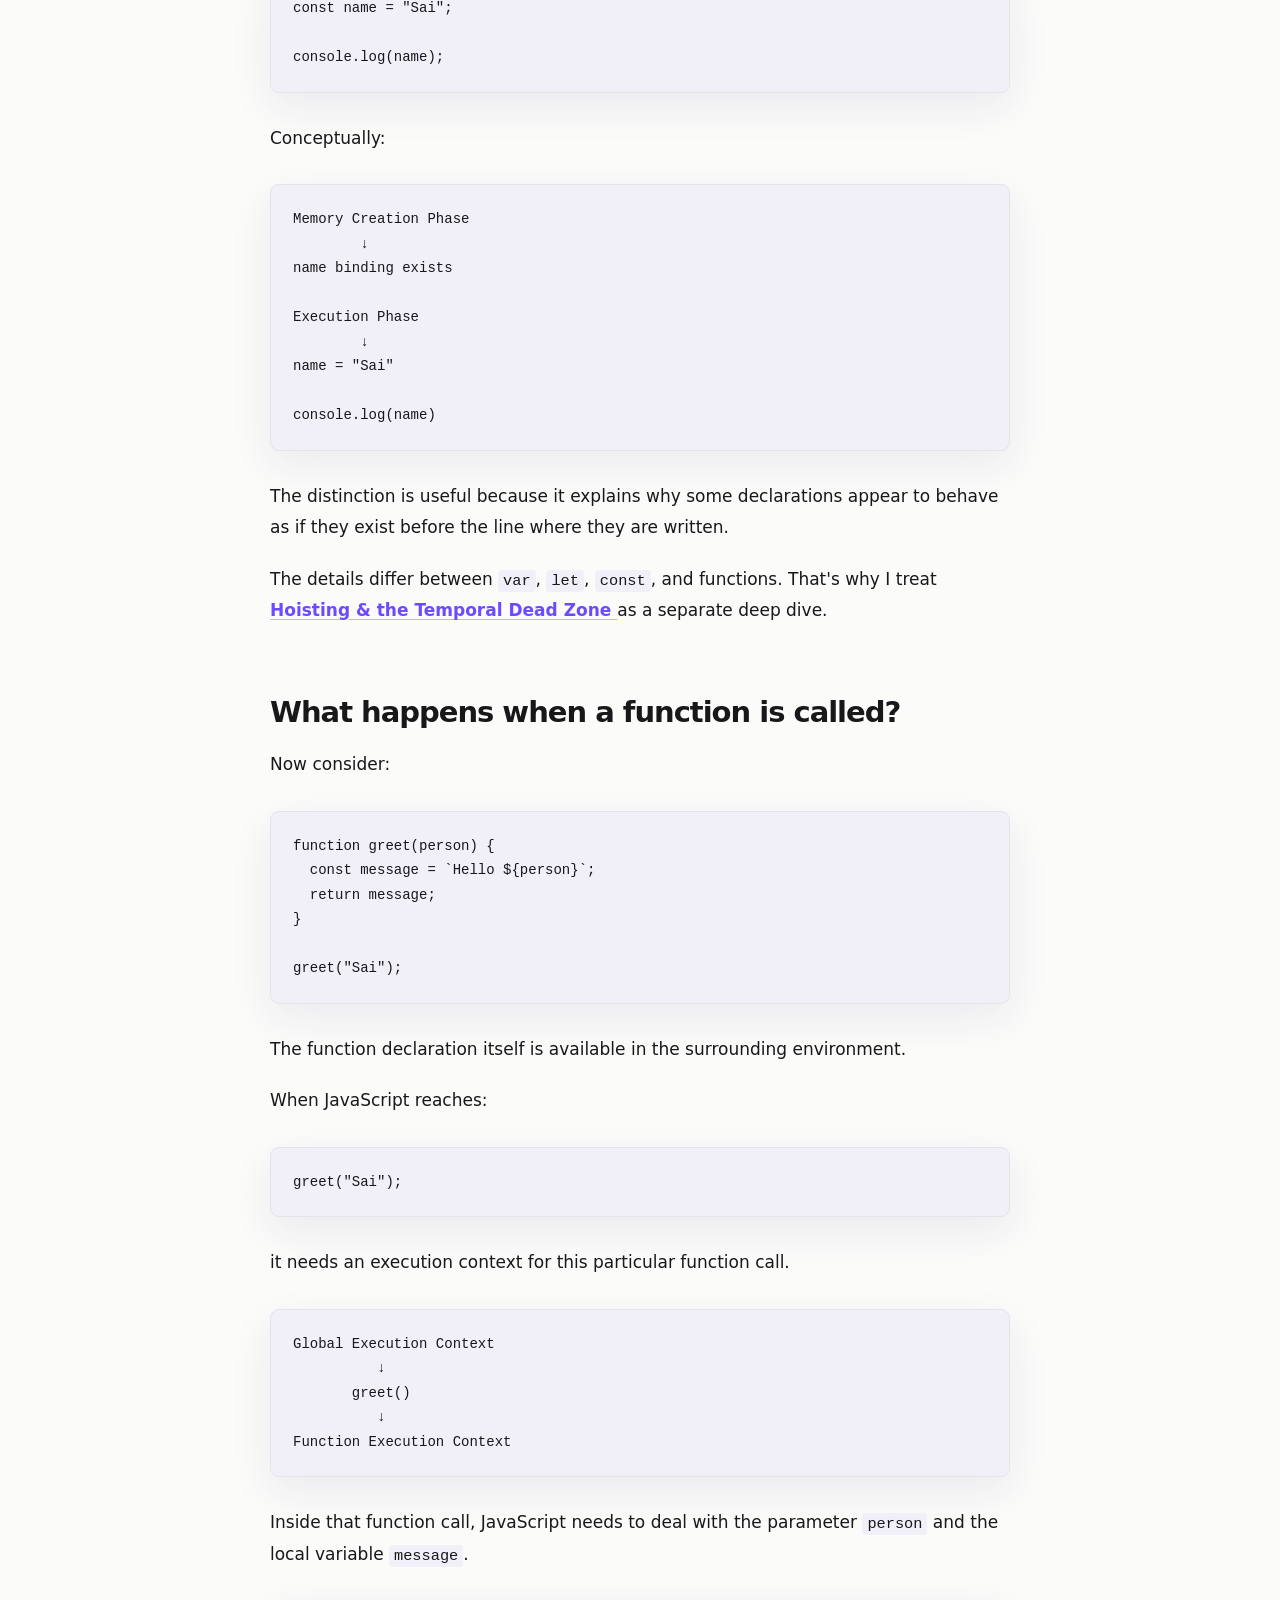
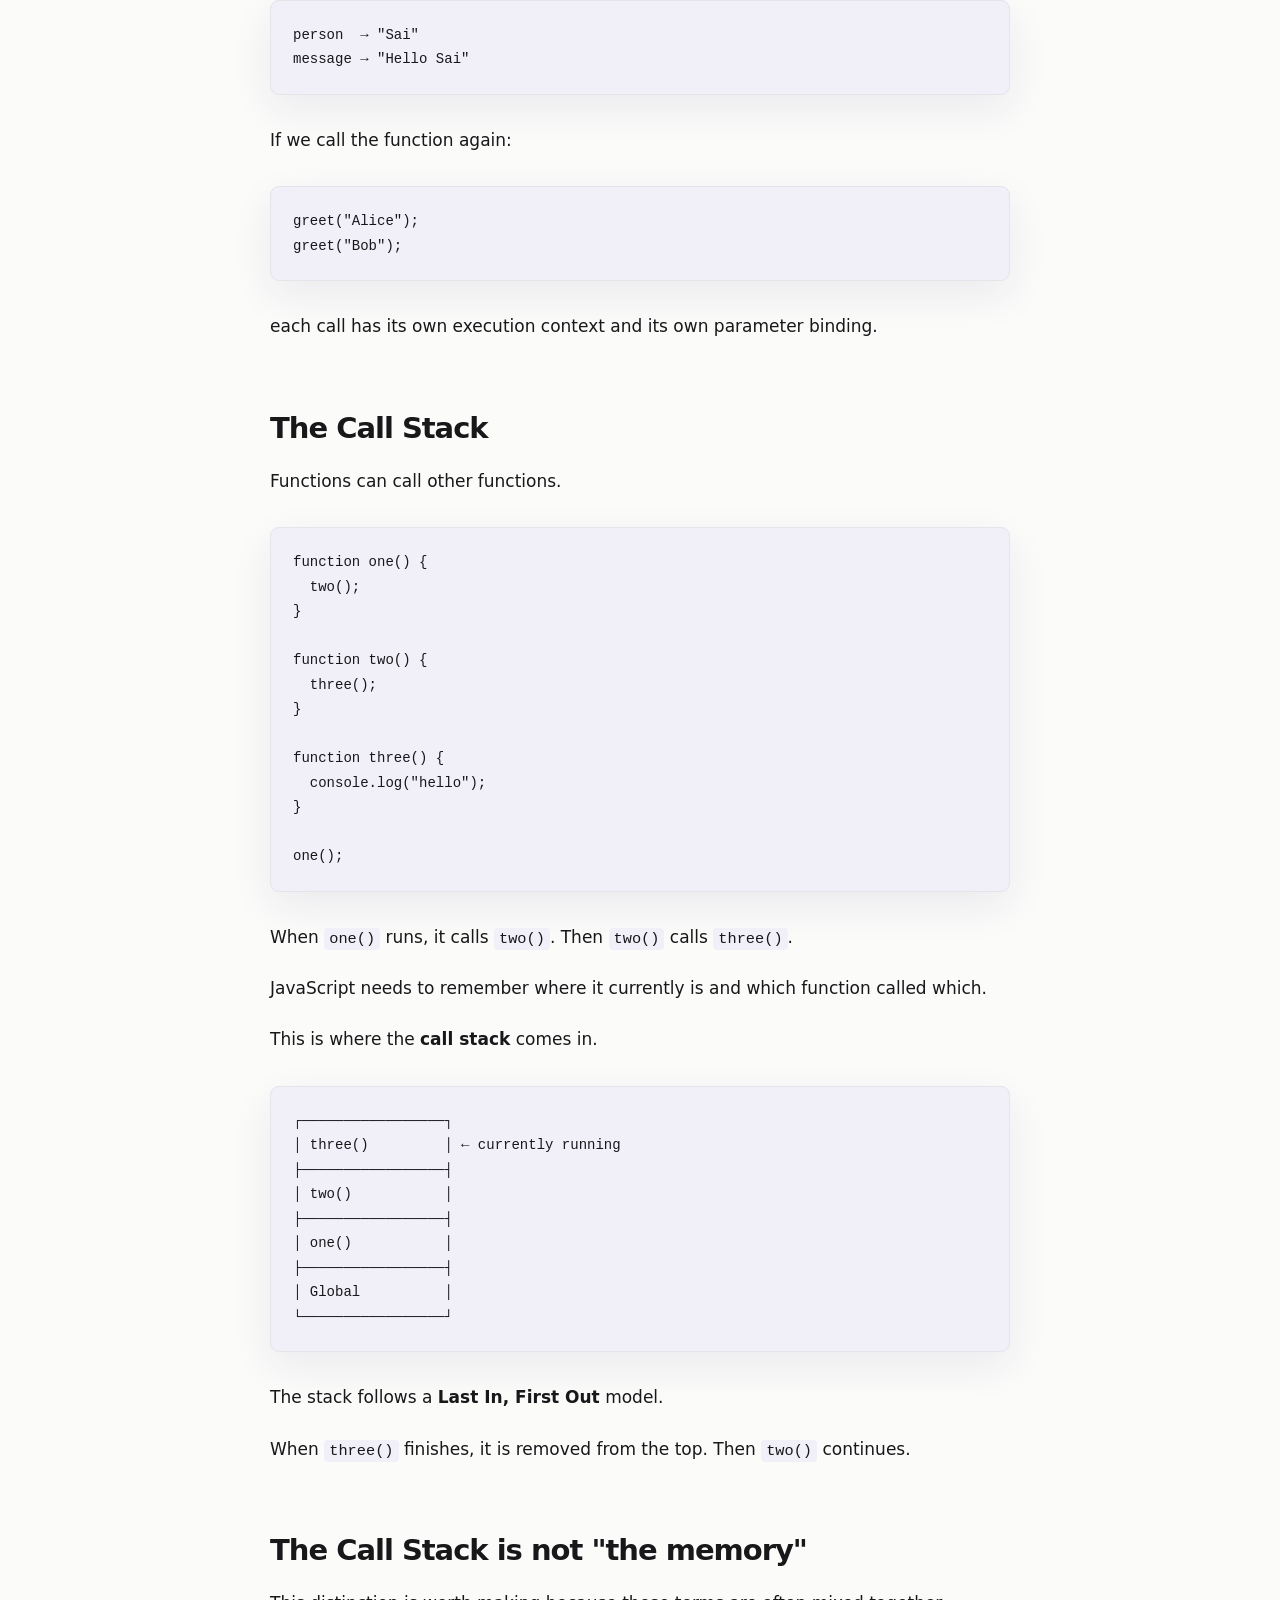
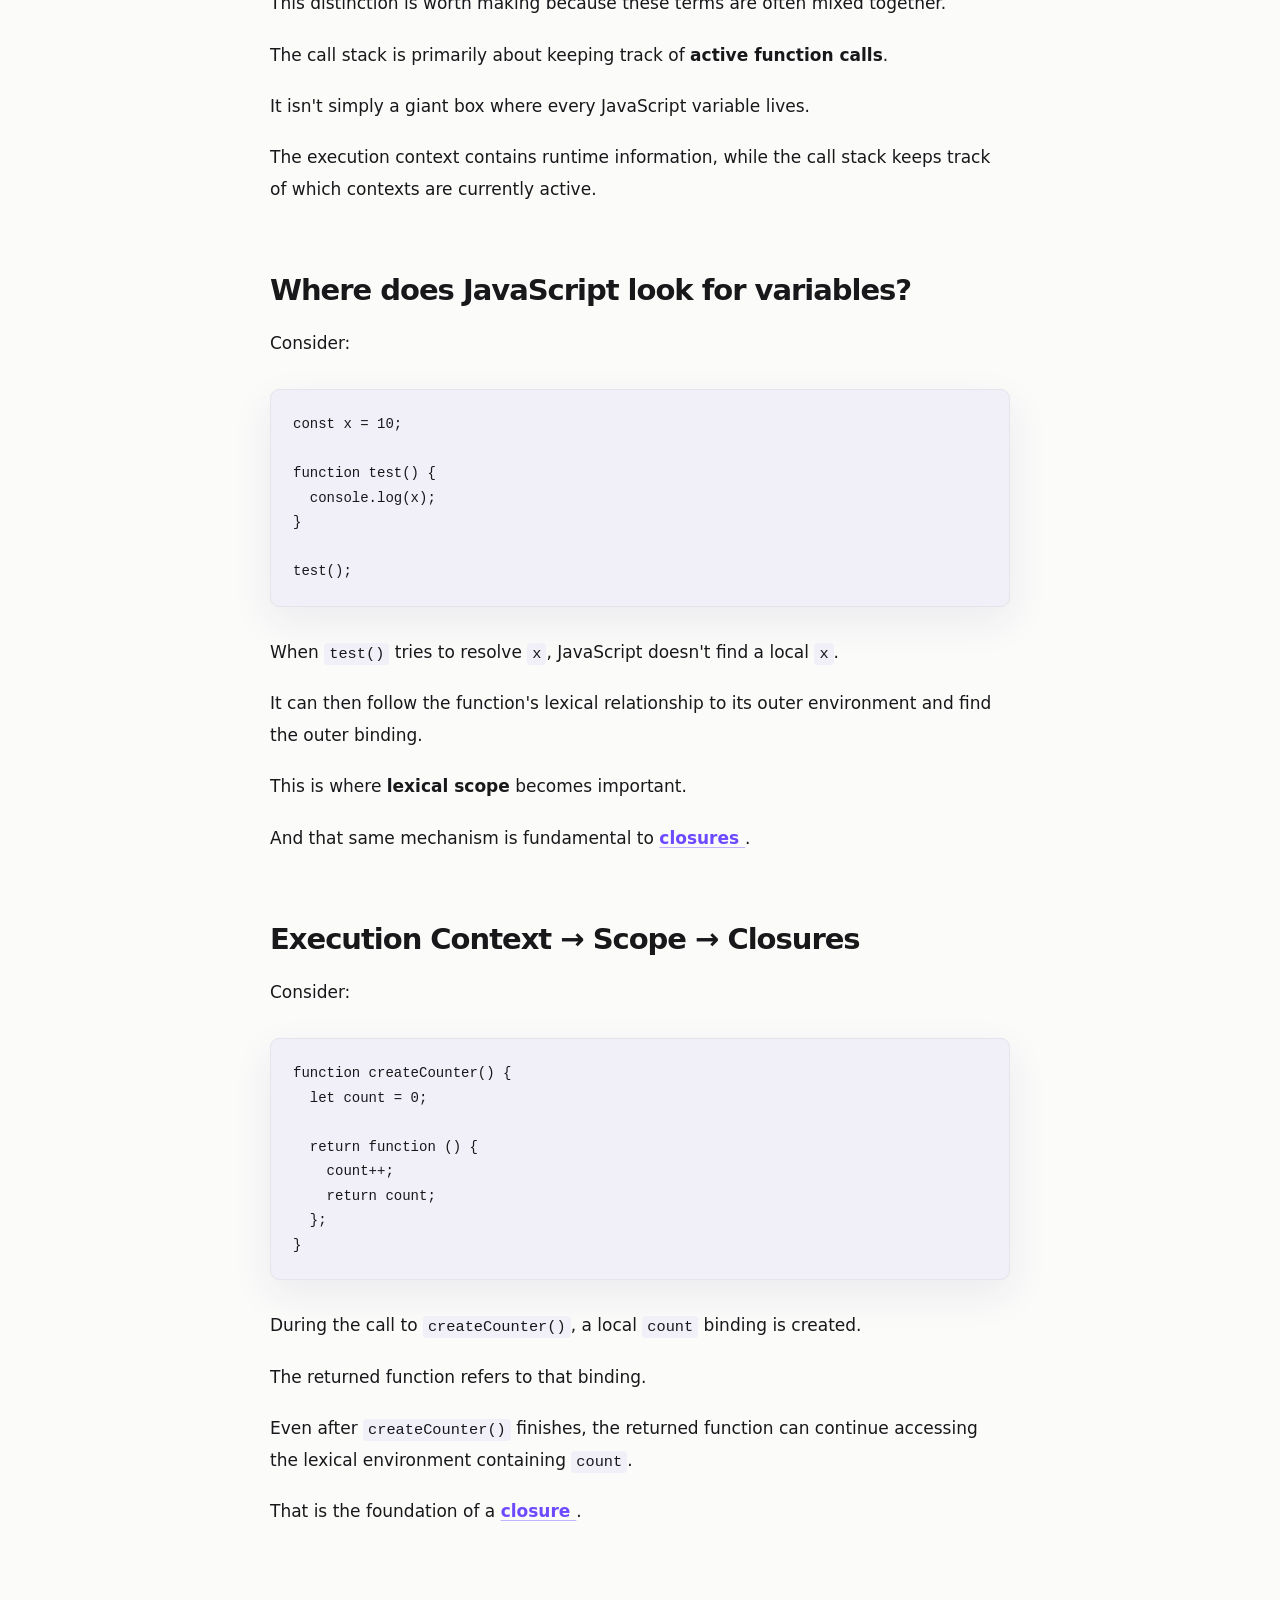
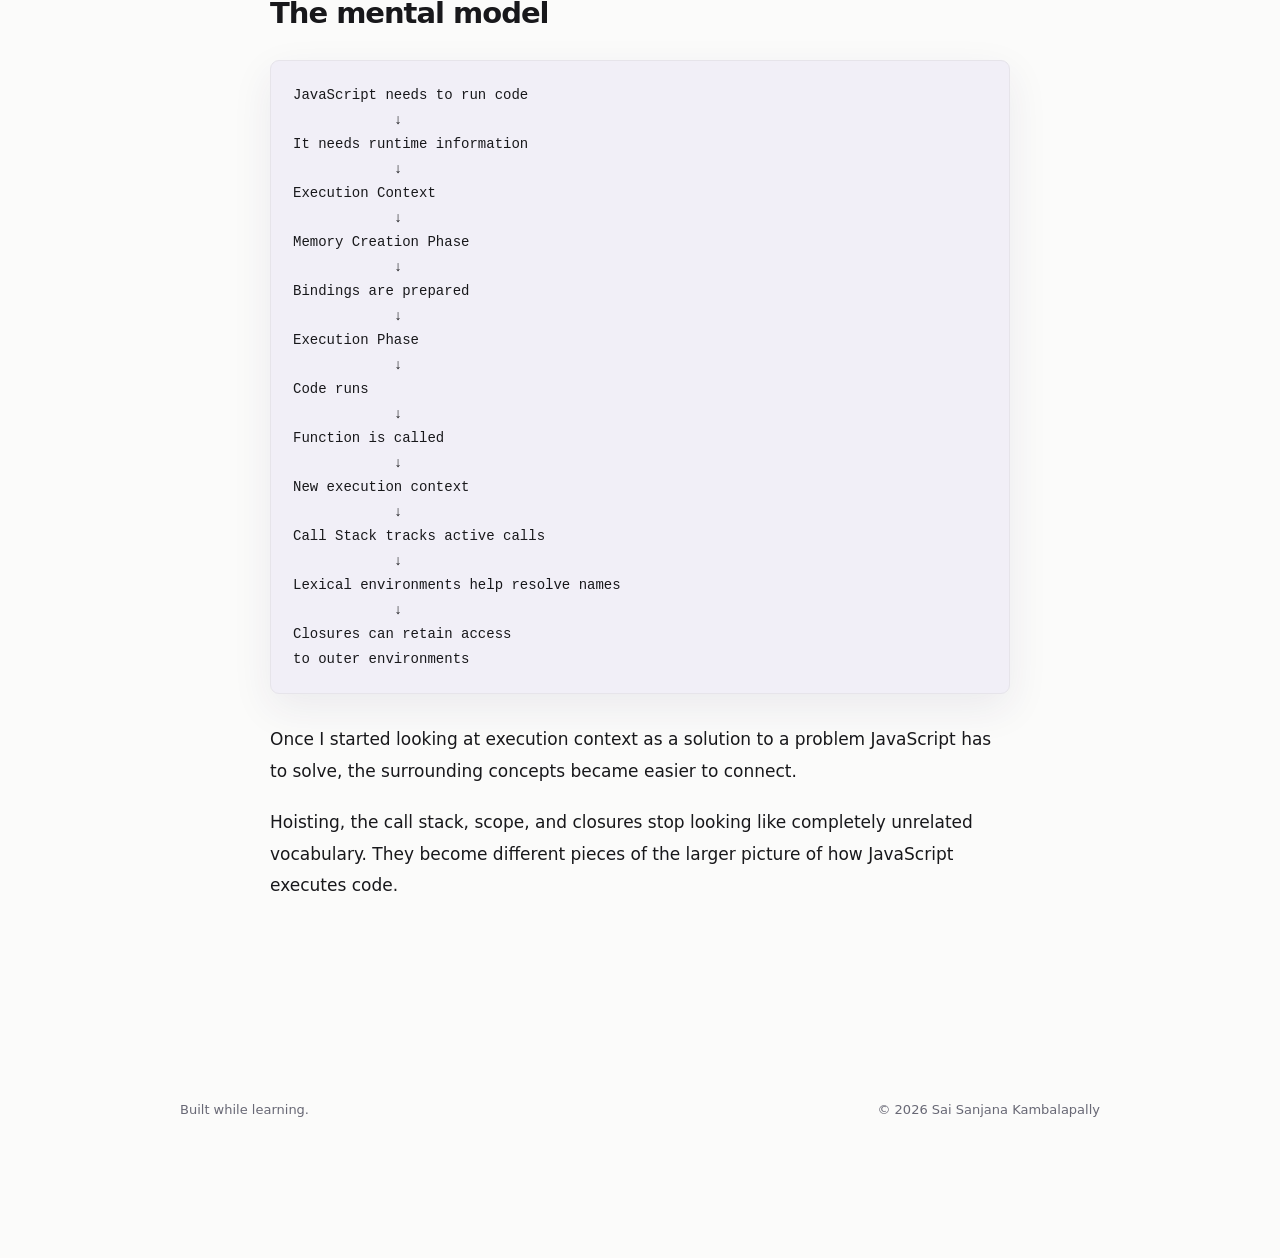
<file: articles/execution-context.html>
<!DOCTYPE html>
<html lang="en">

<head>

  <meta charset="UTF-8">

  <meta
    name="viewport"
    content="width=device-width, initial-scale=1.0"
  >

  <meta
    name="description"
    content="Understanding JavaScript execution context, the call stack, memory creation phase, and execution phase."
  >

  <title>Execution Context — Sai Sanjana Kambalapally</title>

  <link rel="stylesheet" href="../style.css">

  <script src="../theme.js" defer></script>

</head>


<body>

  <header class="site-header">

    <div class="container nav-container">

      <a href="/" class="logo">
        Sai Sanjana Kambalapally
      </a>

      <nav class="nav">

        <a href="../index.html">
          Home
        </a>

        <a href="../index.html#articles">
          Articles
        </a>

        <a
          href="https://github.com/saisanjana2410"
          target="_blank"
          rel="noopener noreferrer"
        >
          GitHub ↗
        </a>

        <button
          class="theme-toggle"
          type="button"
          aria-label="Switch theme"
        >
          <span class="theme-icon">☾</span>
          <span class="theme-label">Dark</span>
        </button>

      </nav>

    </div>

  </header>


  <main class="article-page">

    <a
      href="../index.html#articles"
      class="back-link"
    >
      ← Back to articles
    </a>


    <header class="article-header">

      <div class="article-meta">

        <span class="category">
          JavaScript
        </span>

        <span>·</span>

        <span>August 2026</span>

      </div>


      <h1>
        Execution Context
      </h1>


      <p class="article-subtitle">
        What does JavaScript actually need in order
        to run our code?
      </p>

    </header>


    <article class="article-body">


      <p>
        When I first heard the term
        <strong>execution context</strong>, the definition
        sounded simple:
      </p>

      <div class="callout">

        <strong>
          An execution context is the environment in which
          JavaScript code is evaluated and executed.
        </strong>

      </div>

      <p>
        Technically, that's correct. But it doesn't answer
        the more interesting question:
      </p>

      <div class="question">

        <strong>
          What does JavaScript actually need to keep track
          of while it runs our code?
        </strong>

      </div>

      <p>
        Let's build the answer from there.
      </p>


      <h2>
        JavaScript has to keep track of things
      </h2>


      <p>
        Consider this code:
      </p>


      <pre><code>const name = "Sai";

function greet(person) {
  const message = `Hello ${person}`;
  return message;
}

const result = greet(name);</code></pre>


      <p>
        JavaScript can't simply look at this as a list of
        characters and start executing randomly.
      </p>

      <p>
        While the program is running, it has to keep track of
        things like:
      </p>

      <ul>

        <li>Which variables exist?</li>

        <li>Which values do those variables have?</li>

        <li>Which functions exist?</li>

        <li>What code is currently running?</li>

        <li>What happens when a function is called?</li>

        <li>Where should JavaScript look when a variable is referenced?</li>

      </ul>


      <p>
        An execution context is part of the machinery JavaScript
        uses to organize this runtime information.
      </p>


      <h2>
        The Global Execution Context
      </h2>


      <p>
        When a JavaScript program begins, a
        <strong>global execution context</strong> is created.
      </p>


      <p>
        For learning purposes, we can imagine it like this:
      </p>


      <pre><code>Global Execution Context

name   → ...
greet  → function
result → ...</code></pre>


      <p>
        This isn't meant to be a literal diagram of the
        engine's memory. It's a mental model for understanding
        that JavaScript needs an environment in which the
        global code can run.
      </p>


      <h2>
        Memory Creation Phase
      </h2>


      <p>
        Before JavaScript executes the statements normally,
        it needs to prepare the environment.
      </p>


      <p>
        In many beginner explanations, this is called the
        <strong>Memory Creation Phase</strong> or
        <strong>Creation Phase</strong>.
      </p>


      <p>
        A useful learning model is:
      </p>


      <pre class="diagram">Execution Context

1. Memory Creation Phase
          ↓
2. Execution Phase</pre>


      <p>
        During the memory creation phase, JavaScript establishes
        the bindings needed by the code.
      </p>


      <p>
        This is one reason the behavior we call
        <a href="hoisting-tdz.html">
          hoisting
        </a>
        exists.
      </p>


      <h2>
        Execution Phase
      </h2>


      <p>
        After the environment has been prepared, JavaScript
        starts executing the code.
      </p>


      <pre><code>const name = "Sai";

console.log(name);</code></pre>


      <p>
        Conceptually:
      </p>


      <pre class="diagram">Memory Creation Phase
        ↓
name binding exists

Execution Phase
        ↓
name = "Sai"

console.log(name)</pre>


      <p>
        The distinction is useful because it explains why some
        declarations appear to behave as if they exist before
        the line where they are written.
      </p>


      <p>
        The details differ between <code>var</code>,
        <code>let</code>, <code>const</code>, and functions.
        That's why I treat
        <a href="hoisting-tdz.html">
          Hoisting &amp; the Temporal Dead Zone
        </a>
        as a separate deep dive.
      </p>


      <h2>
        What happens when a function is called?
      </h2>


      <p>
        Now consider:
      </p>


      <pre><code>function greet(person) {
  const message = `Hello ${person}`;
  return message;
}

greet("Sai");</code></pre>


      <p>
        The function declaration itself is available in the
        surrounding environment.
      </p>


      <p>
        When JavaScript reaches:
      </p>


      <pre><code>greet("Sai");</code></pre>


      <p>
        it needs an execution context for this particular
        function call.
      </p>


      <pre class="diagram">Global Execution Context
          ↓
       greet()
          ↓
Function Execution Context</pre>


      <p>
        Inside that function call, JavaScript needs to deal
        with the parameter <code>person</code> and the local
        variable <code>message</code>.
      </p>


      <pre><code>person  → "Sai"
message → "Hello Sai"</code></pre>


      <p>
        If we call the function again:
      </p>


      <pre><code>greet("Alice");
greet("Bob");</code></pre>


      <p>
        each call has its own execution context and its own
        parameter binding.
      </p>


      <h2>
        The Call Stack
      </h2>


      <p>
        Functions can call other functions.
      </p>


      <pre><code>function one() {
  two();
}

function two() {
  three();
}

function three() {
  console.log("hello");
}

one();</code></pre>


      <p>
        When <code>one()</code> runs, it calls
        <code>two()</code>. Then <code>two()</code> calls
        <code>three()</code>.
      </p>


      <p>
        JavaScript needs to remember where it currently is
        and which function called which.
      </p>


      <p>
        This is where the <strong>call stack</strong> comes in.
      </p>


      <pre class="diagram">┌─────────────────┐
│ three()         │ ← currently running
├─────────────────┤
│ two()           │
├─────────────────┤
│ one()           │
├─────────────────┤
│ Global          │
└─────────────────┘</pre>


      <p>
        The stack follows a
        <strong>Last In, First Out</strong> model.
      </p>


      <p>
        When <code>three()</code> finishes, it is removed
        from the top. Then <code>two()</code> continues.
      </p>


      <h2>
        The Call Stack is not "the memory"
      </h2>


      <p>
        This distinction is worth making because these terms
        are often mixed together.
      </p>


      <p>
        The call stack is primarily about keeping track of
        <strong>active function calls</strong>.
      </p>


      <p>
        It isn't simply a giant box where every JavaScript
        variable lives.
      </p>


      <p>
        The execution context contains runtime information,
        while the call stack keeps track of which contexts
        are currently active.
      </p>


      <h2>
        Where does JavaScript look for variables?
      </h2>


      <p>
        Consider:
      </p>


      <pre><code>const x = 10;

function test() {
  console.log(x);
}

test();</code></pre>


      <p>
        When <code>test()</code> tries to resolve
        <code>x</code>, JavaScript doesn't find a local
        <code>x</code>.
      </p>


      <p>
        It can then follow the function's lexical relationship
        to its outer environment and find the outer binding.
      </p>


      <p>
        This is where
        <strong>lexical scope</strong> becomes important.
      </p>


      <p>
        And that same mechanism is fundamental to
        <a href="closures.html">
          closures
        </a>.
      </p>


      <h2>
        Execution Context → Scope → Closures
      </h2>


      <p>
        Consider:
      </p>


      <pre><code>function createCounter() {
  let count = 0;

  return function () {
    count++;
    return count;
  };
}</code></pre>


      <p>
        During the call to <code>createCounter()</code>,
        a local <code>count</code> binding is created.
      </p>


      <p>
        The returned function refers to that binding.
      </p>


      <p>
        Even after <code>createCounter()</code> finishes,
        the returned function can continue accessing the
        lexical environment containing <code>count</code>.
      </p>


      <p>
        That is the foundation of a
        <a href="closures.html">
          closure
        </a>.
      </p>


      <h2>
        The mental model
      </h2>


      <pre class="diagram">JavaScript needs to run code
            ↓
It needs runtime information
            ↓
Execution Context
            ↓
Memory Creation Phase
            ↓
Bindings are prepared
            ↓
Execution Phase
            ↓
Code runs
            ↓
Function is called
            ↓
New execution context
            ↓
Call Stack tracks active calls
            ↓
Lexical environments help resolve names
            ↓
Closures can retain access
to outer environments</pre>


      <p>
        Once I started looking at execution context as a solution
        to a problem JavaScript has to solve, the surrounding
        concepts became easier to connect.
      </p>


      <p>
        Hoisting, the call stack, scope, and closures stop looking
        like completely unrelated vocabulary. They become different
        pieces of the larger picture of how JavaScript executes code.
      </p>


    </article>

  </main>


  <footer class="footer container">

    <p>
      Built while learning.
    </p>

    <p>
      © 2026 Sai Sanjana Kambalapally
    </p>

  </footer>

</body>

</html>
</file>
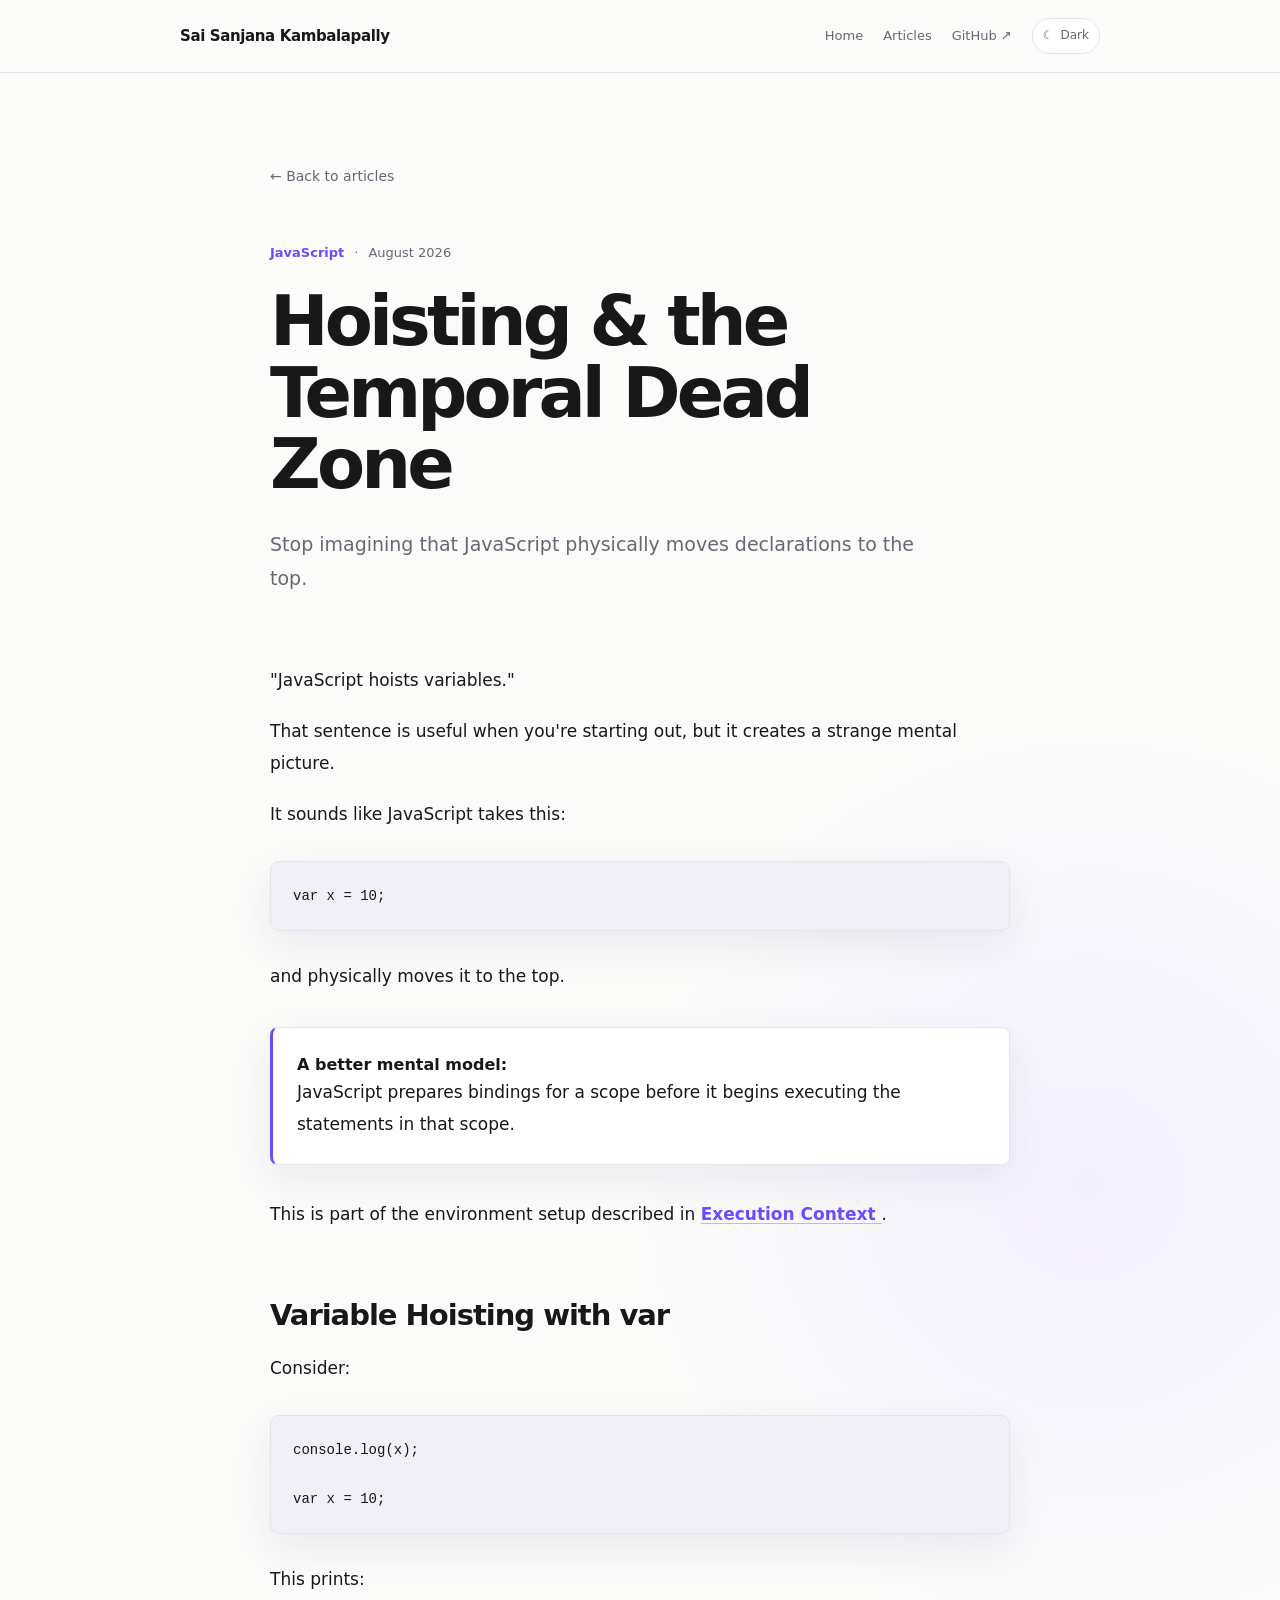
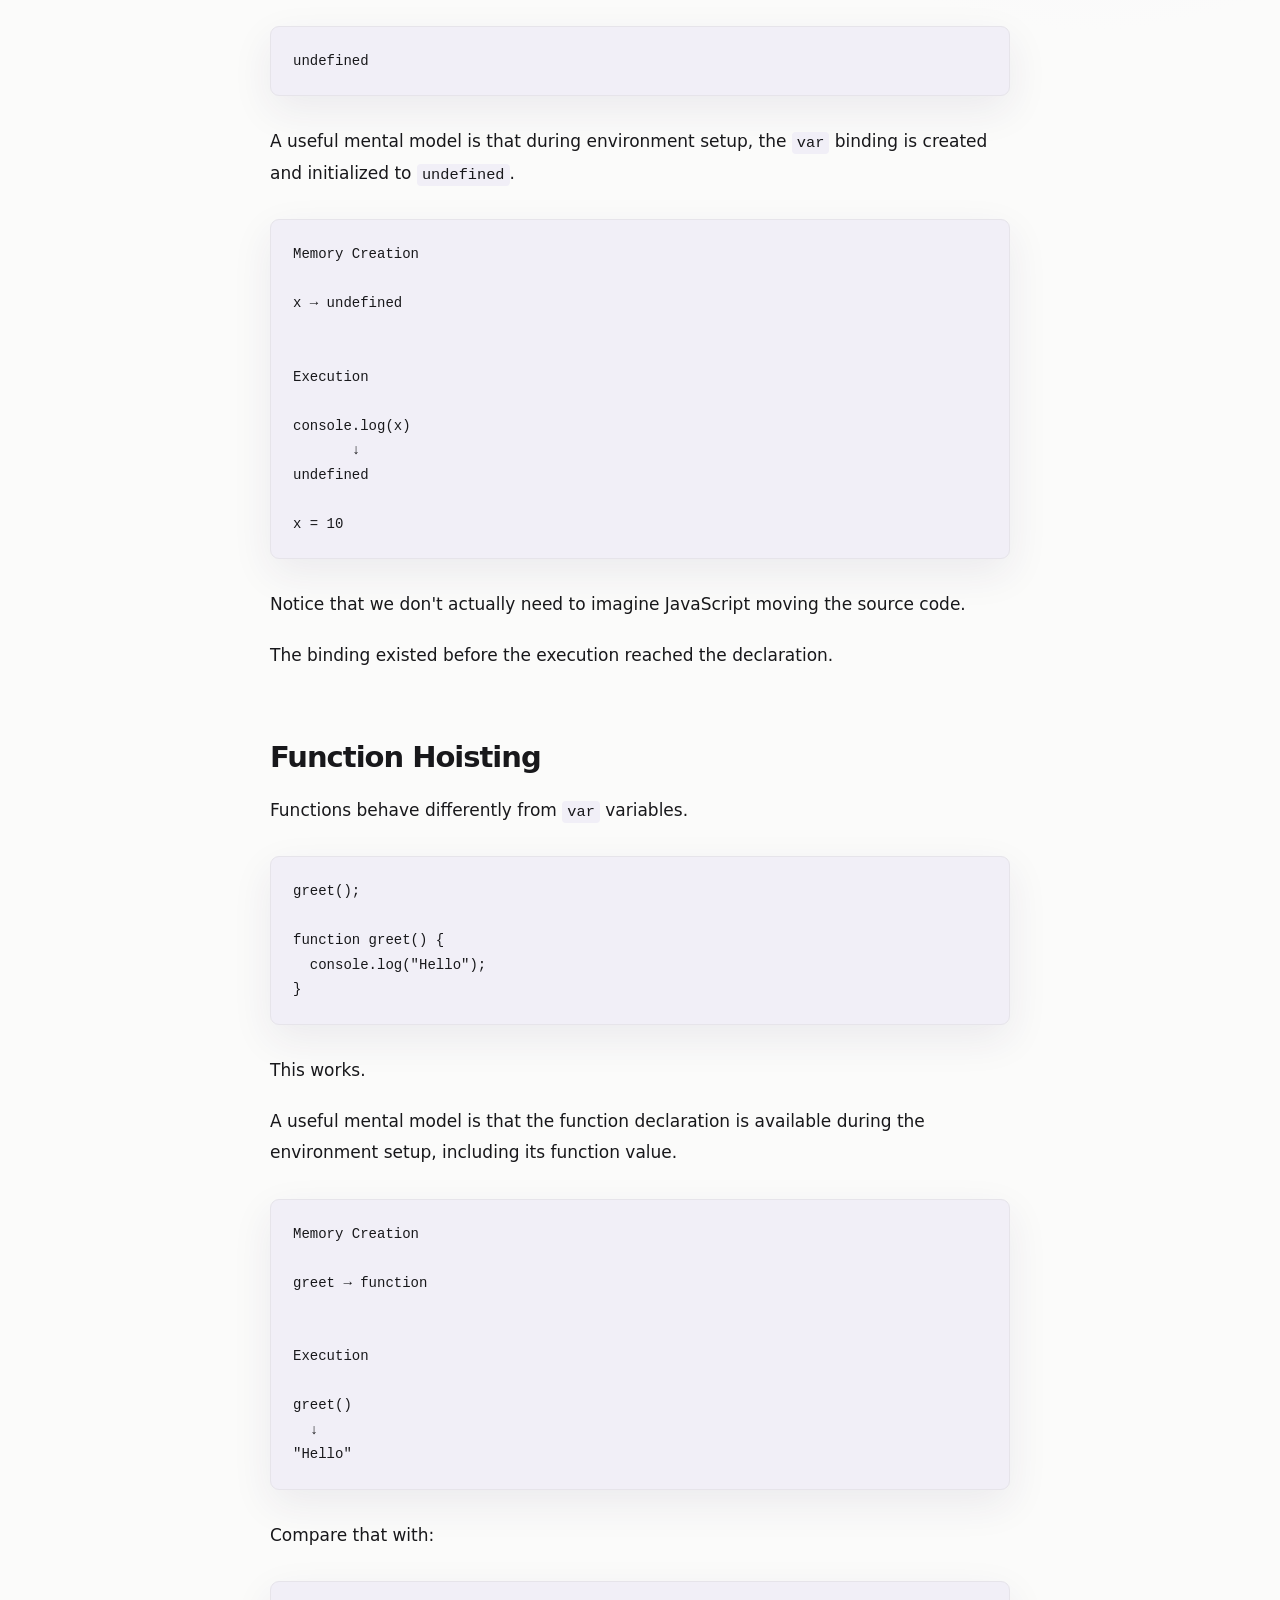
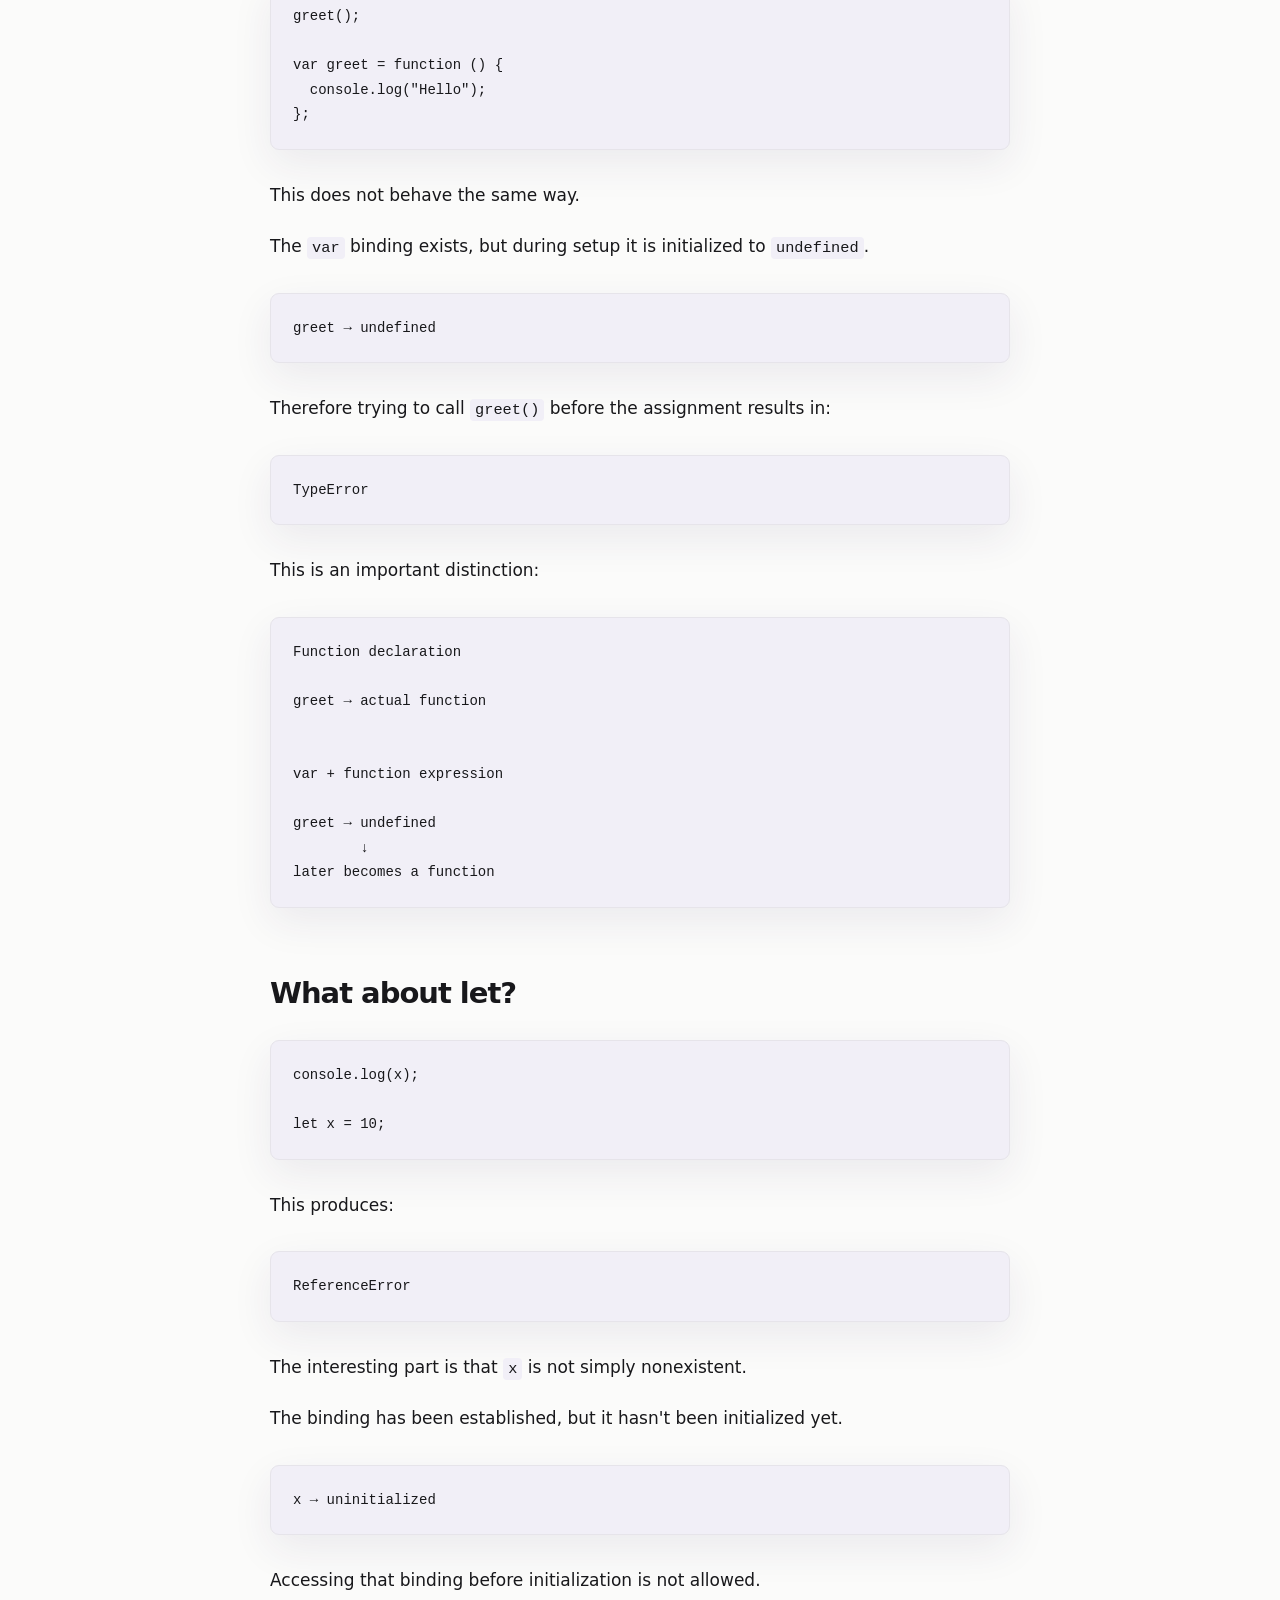
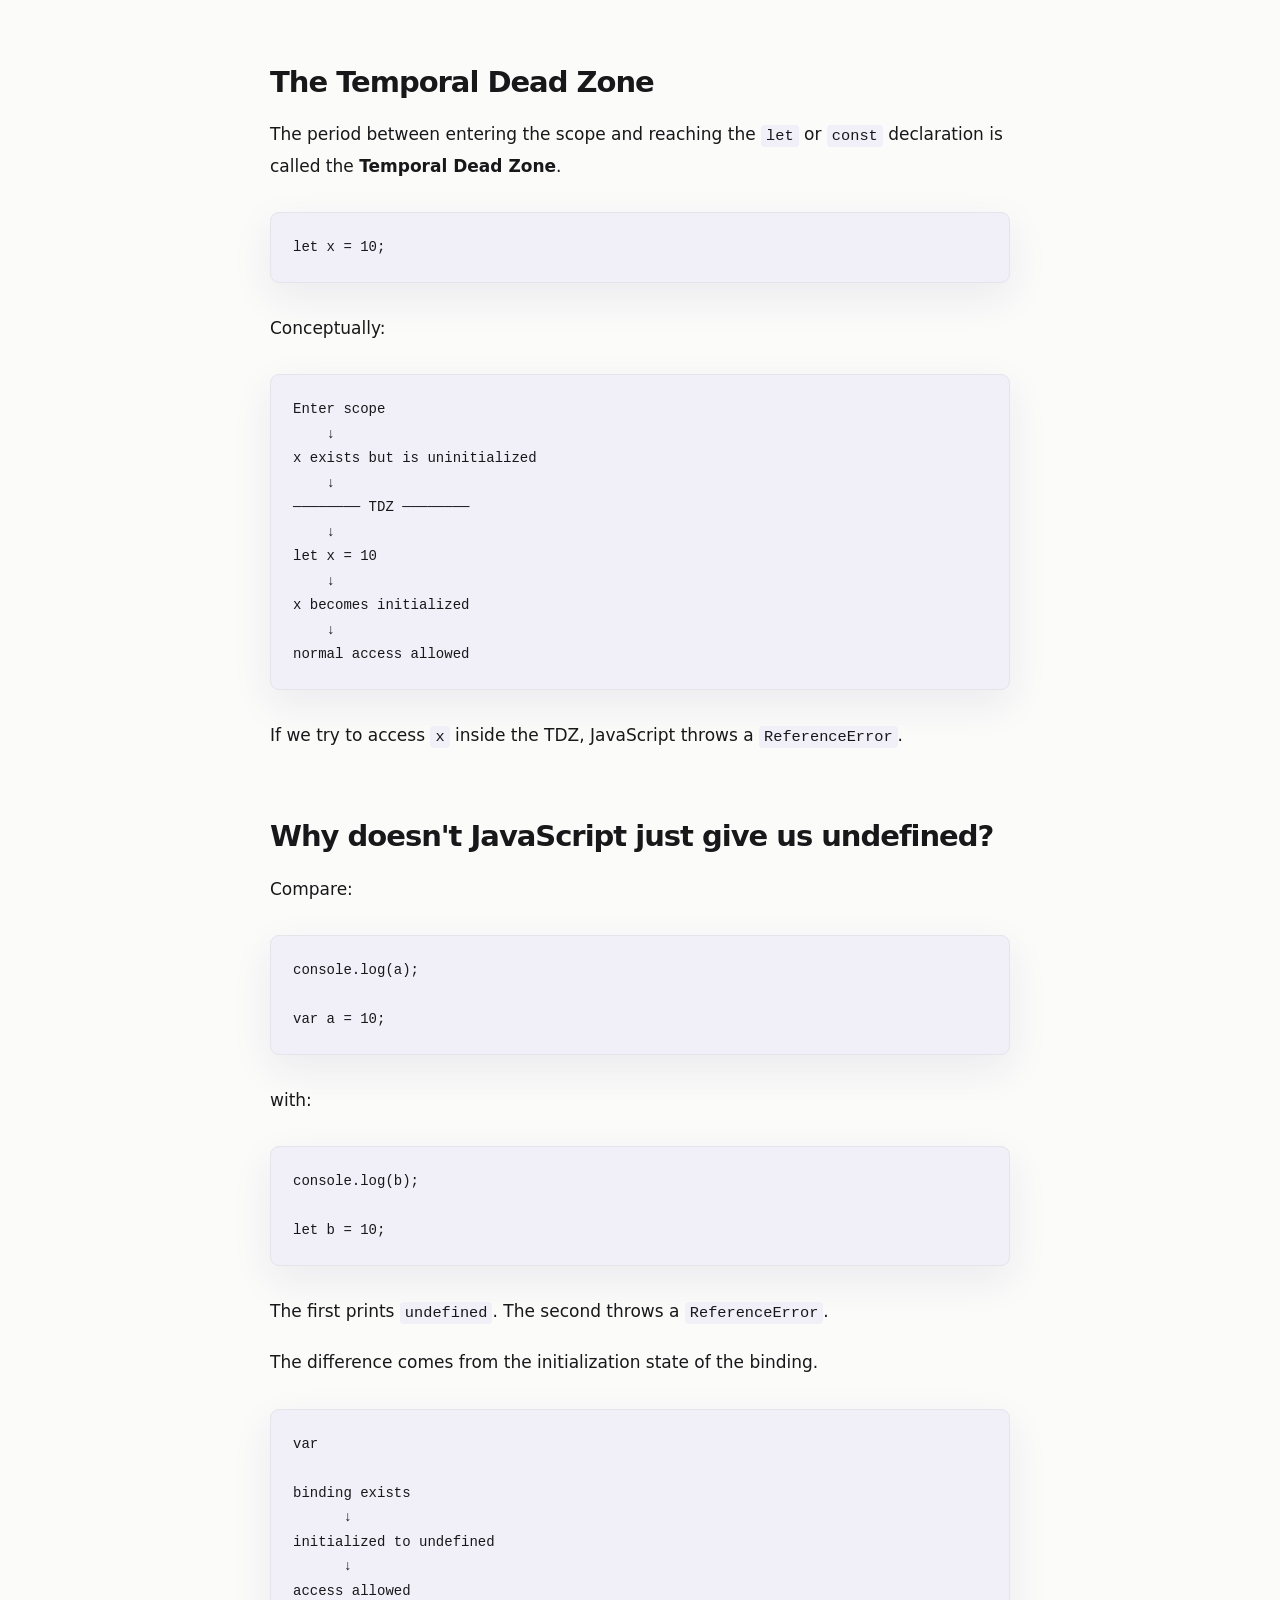
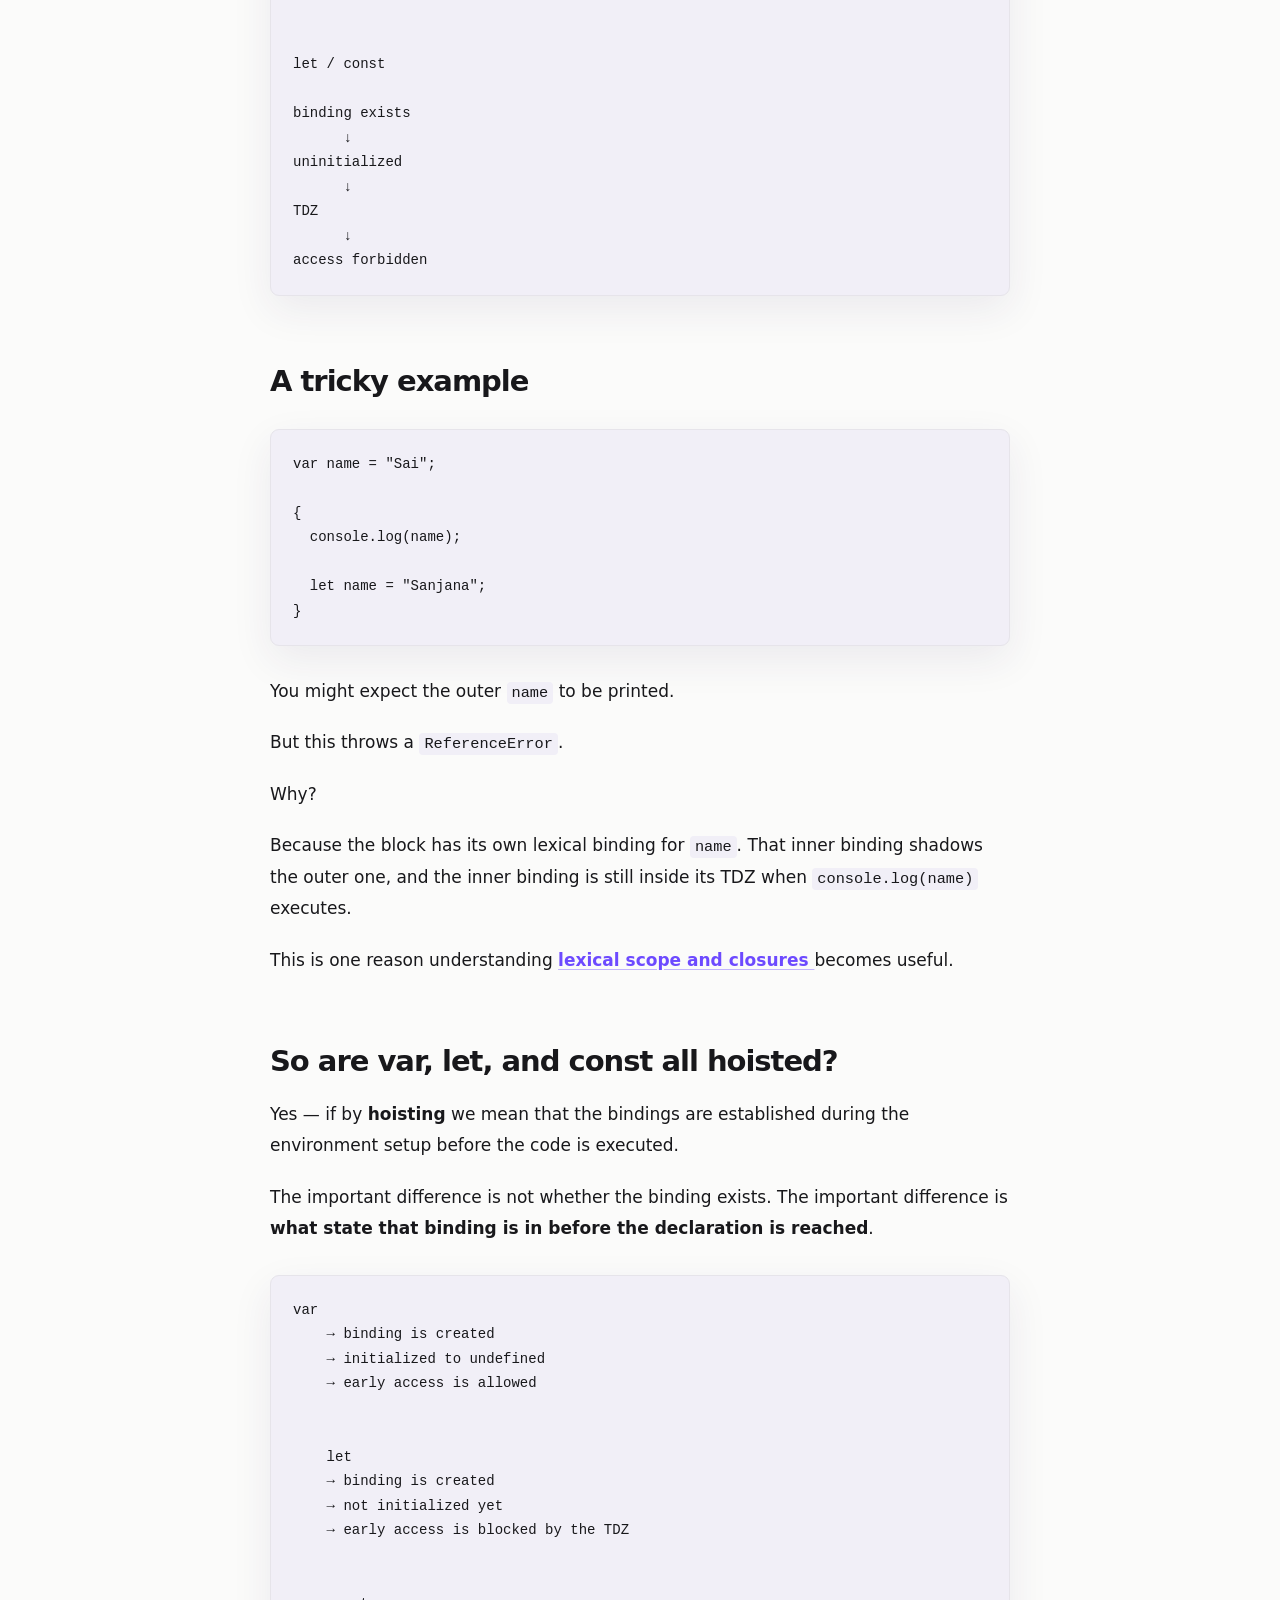
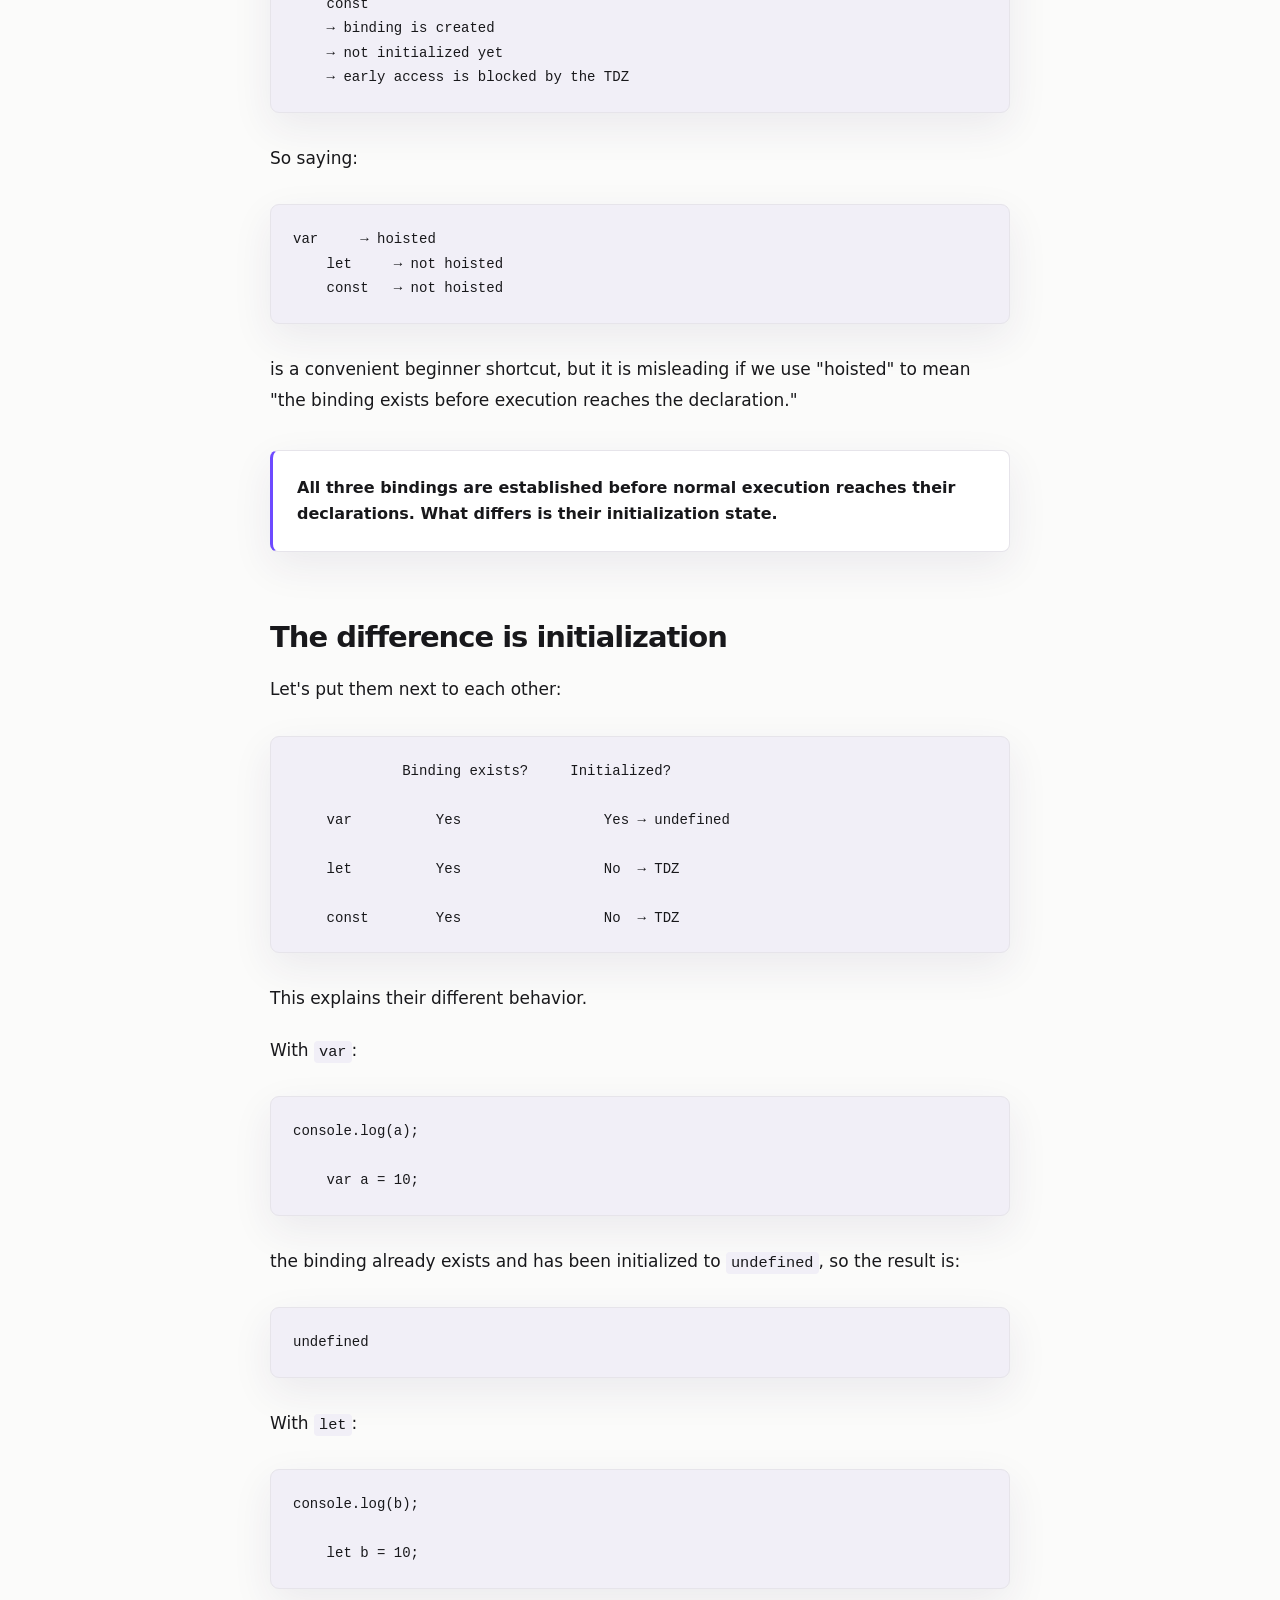
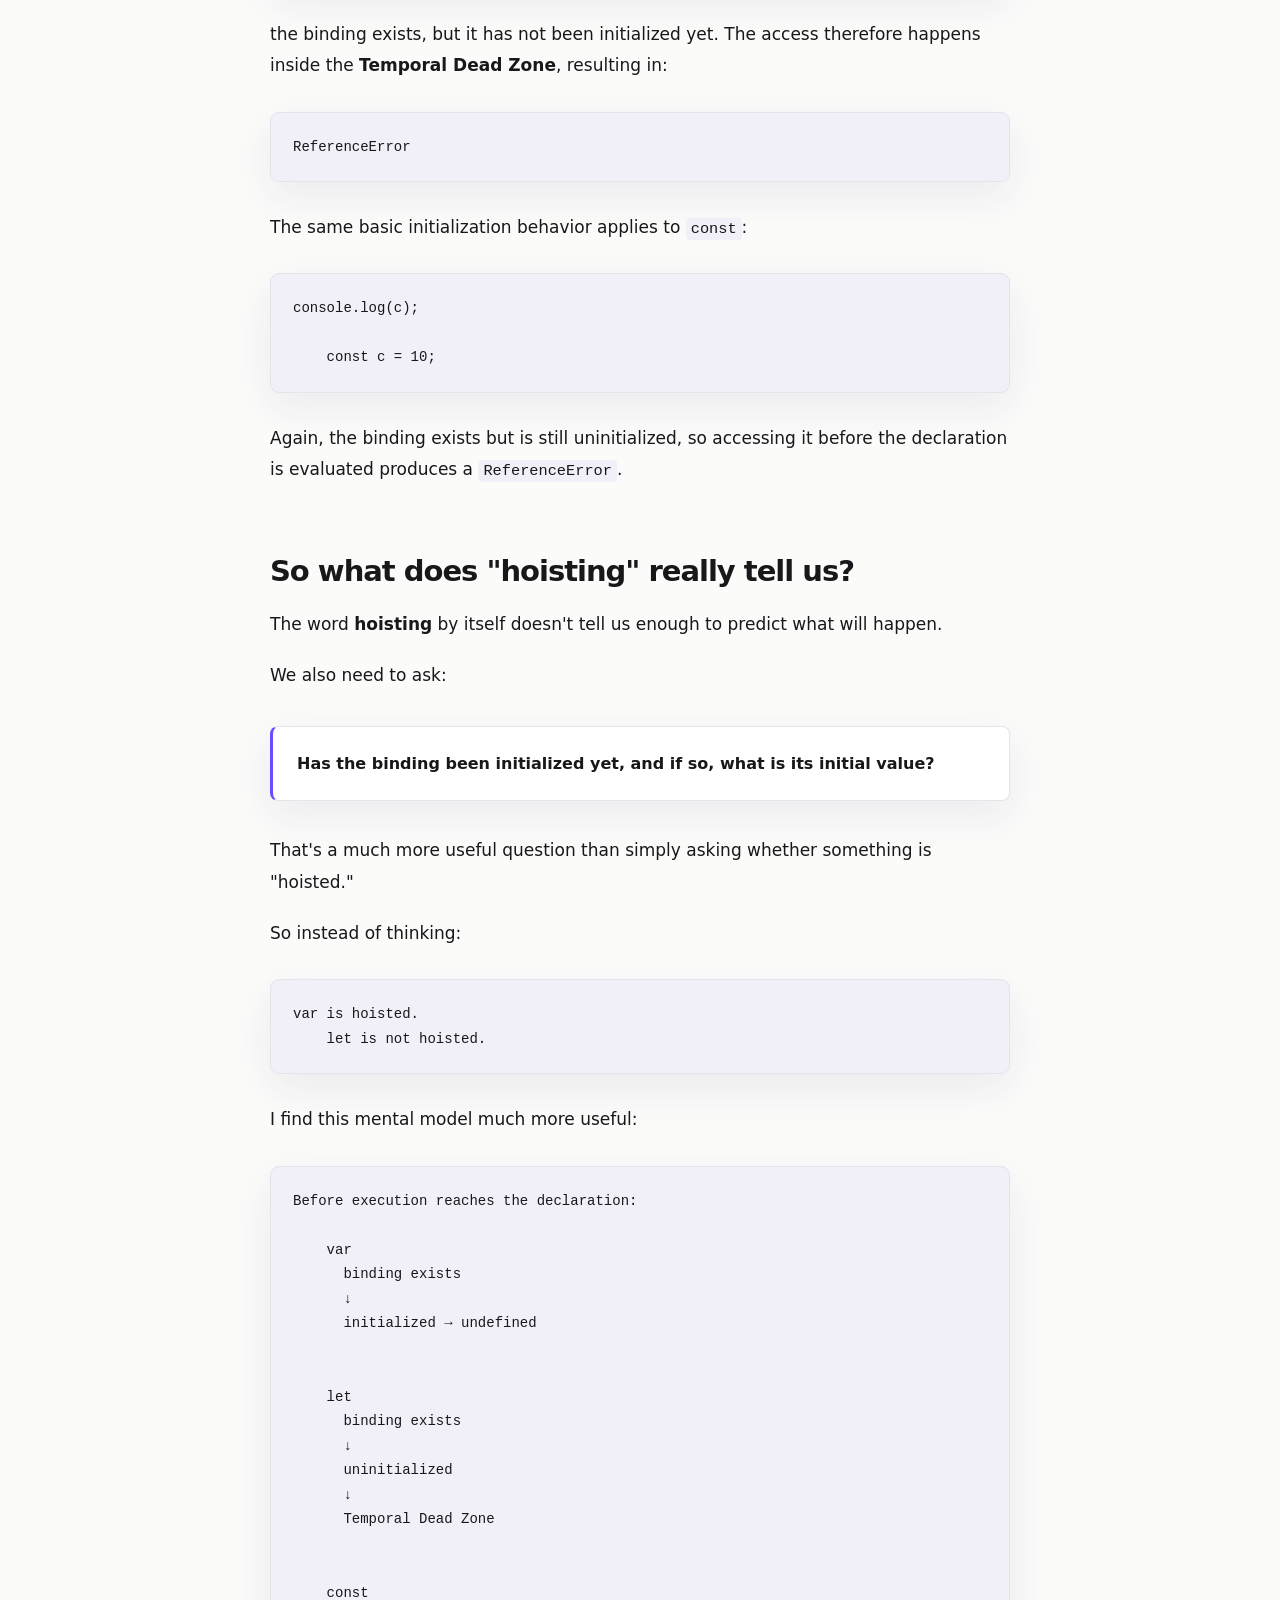
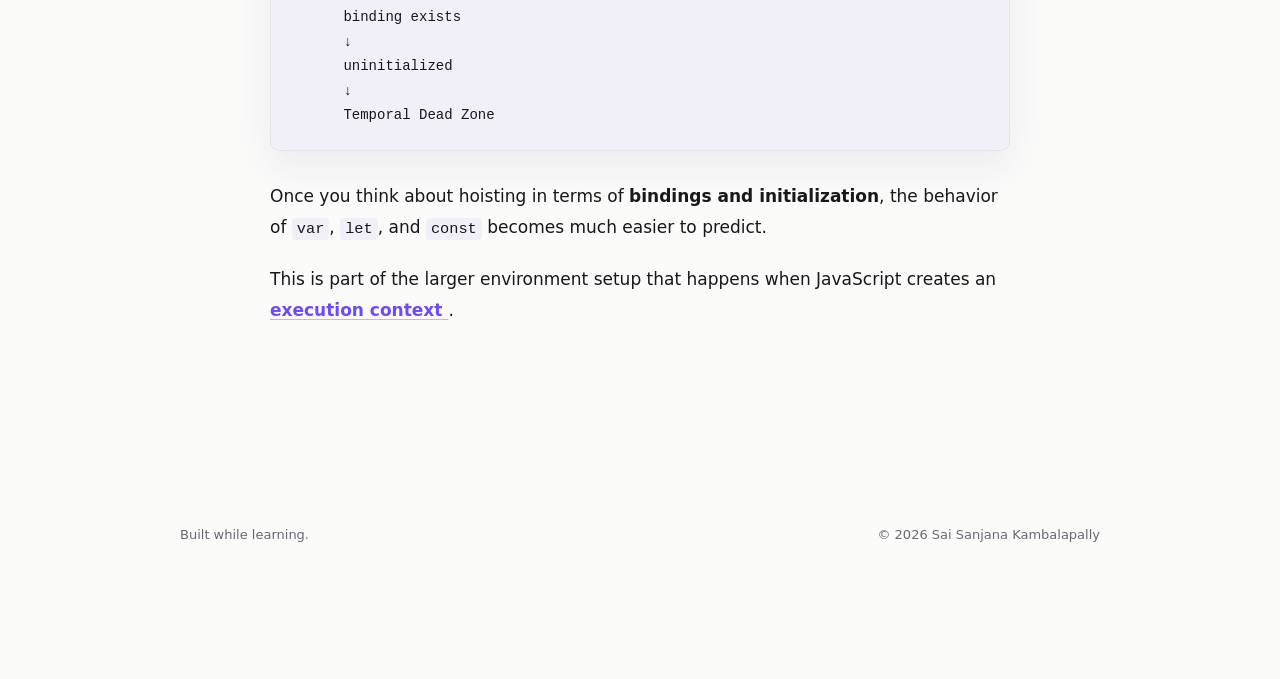
<file: articles/hoisting-tdz.html>
<!DOCTYPE html>
<html lang="en">

<head>

  <meta charset="UTF-8">

  <meta
    name="viewport"
    content="width=device-width, initial-scale=1.0"
  >

  <meta
    name="description"
    content="Understanding variable hoisting, function hoisting, let, const, and the Temporal Dead Zone in JavaScript."
  >

  <title>Hoisting & TDZ — Sai Sanjana Kambalapally</title>

  <link rel="stylesheet" href="../style.css">

  <script src="../theme.js" defer></script>

</head>


<body>

  <header class="site-header">

    <div class="container nav-container">

      <a href="/" class="logo">
        Sai Sanjana Kambalapally
      </a>

      <nav class="nav">

        <a href="../index.html">
          Home
        </a>

        <a href="../index.html#articles">
          Articles
        </a>

        <a
          href="https://github.com/saisanjana2410"
          target="_blank"
          rel="noopener noreferrer"
        >
          GitHub ↗
        </a>

        <button
          class="theme-toggle"
          type="button"
          aria-label="Switch theme"
        >
          <span class="theme-icon">☾</span>
          <span class="theme-label">Dark</span>
        </button>

      </nav>

    </div>

  </header>


  <main class="article-page">

    <a
      href="../index.html#articles"
      class="back-link"
    >
      ← Back to articles
    </a>


    <header class="article-header">

      <div class="article-meta">

        <span class="category">
          JavaScript
        </span>

        <span>·</span>

        <span>August 2026</span>

      </div>


      <h1>
        Hoisting &amp; the Temporal Dead Zone
      </h1>


      <p class="article-subtitle">
        Stop imagining that JavaScript physically moves
        declarations to the top.
      </p>

    </header>


    <article class="article-body">


      <p>
        "JavaScript hoists variables."
      </p>


      <p>
        That sentence is useful when you're starting out,
        but it creates a strange mental picture.
      </p>


      <p>
        It sounds like JavaScript takes this:
      </p>


      <pre><code>var x = 10;</code></pre>


      <p>
        and physically moves it to the top.
      </p>


      <div class="callout">

        <strong>
          A better mental model:
        </strong>

        <p>
          JavaScript prepares bindings for a scope before
          it begins executing the statements in that scope.
        </p>

      </div>


      <p>
        This is part of the environment setup described in
        <a href="execution-context.html">
          Execution Context
        </a>.
      </p>


      <h2>
        Variable Hoisting with var
      </h2>


      <p>
        Consider:
      </p>


      <pre><code>console.log(x);

var x = 10;</code></pre>


      <p>
        This prints:
      </p>


      <pre><code>undefined</code></pre>


      <p>
        A useful mental model is that during environment setup,
        the <code>var</code> binding is created and initialized
        to <code>undefined</code>.
      </p>


      <pre class="diagram">Memory Creation

x → undefined


Execution

console.log(x)
       ↓
undefined

x = 10</pre>


      <p>
        Notice that we don't actually need to imagine JavaScript
        moving the source code.
      </p>


      <p>
        The binding existed before the execution reached the
        declaration.
      </p>


      <h2>
        Function Hoisting
      </h2>


      <p>
        Functions behave differently from <code>var</code>
        variables.
      </p>


      <pre><code>greet();

function greet() {
  console.log("Hello");
}</code></pre>


      <p>
        This works.
      </p>


      <p>
        A useful mental model is that the function declaration
        is available during the environment setup, including
        its function value.
      </p>


      <pre class="diagram">Memory Creation

greet → function


Execution

greet()
  ↓
"Hello"</pre>


      <p>
        Compare that with:
      </p>


      <pre><code>greet();

var greet = function () {
  console.log("Hello");
};</code></pre>


      <p>
        This does not behave the same way.
      </p>


      <p>
        The <code>var</code> binding exists, but during setup
        it is initialized to <code>undefined</code>.
      </p>


      <pre><code>greet → undefined</code></pre>


      <p>
        Therefore trying to call <code>greet()</code> before
        the assignment results in:
      </p>


      <pre><code>TypeError</code></pre>


      <p>
        This is an important distinction:
      </p>


      <pre class="diagram">Function declaration

greet → actual function


var + function expression

greet → undefined
        ↓
later becomes a function</pre>


      <h2>
        What about let?
      </h2>


      <pre><code>console.log(x);

let x = 10;</code></pre>


      <p>
        This produces:
      </p>


      <pre><code>ReferenceError</code></pre>


      <p>
        The interesting part is that <code>x</code> is not simply
        nonexistent.
      </p>


      <p>
        The binding has been established, but it hasn't been
        initialized yet.
      </p>


      <pre class="diagram">x → uninitialized</pre>


      <p>
        Accessing that binding before initialization is not allowed.
      </p>


      <h2>
        The Temporal Dead Zone
      </h2>


      <p>
        The period between entering the scope and reaching the
        <code>let</code> or <code>const</code> declaration is called
        the <strong>Temporal Dead Zone</strong>.
      </p>


      <pre><code>let x = 10;</code></pre>


      <p>
        Conceptually:
      </p>


      <pre class="diagram">Enter scope
    ↓
x exists but is uninitialized
    ↓
──────── TDZ ────────
    ↓
let x = 10
    ↓
x becomes initialized
    ↓
normal access allowed</pre>


      <p>
        If we try to access <code>x</code> inside the TDZ,
        JavaScript throws a <code>ReferenceError</code>.
      </p>


      <h2>
        Why doesn't JavaScript just give us undefined?
      </h2>


      <p>
        Compare:
      </p>


      <pre><code>console.log(a);

var a = 10;</code></pre>


      <p>
        with:
      </p>


      <pre><code>console.log(b);

let b = 10;</code></pre>


      <p>
        The first prints <code>undefined</code>.
        The second throws a <code>ReferenceError</code>.
      </p>


      <p>
        The difference comes from the initialization state
        of the binding.
      </p>


      <pre class="diagram">var

binding exists
      ↓
initialized to undefined
      ↓
access allowed


let / const

binding exists
      ↓
uninitialized
      ↓
TDZ
      ↓
access forbidden</pre>


      <h2>
        A tricky example
      </h2>


      <pre><code>var name = "Sai";

{
  console.log(name);

  let name = "Sanjana";
}</code></pre>


      <p>
        You might expect the outer <code>name</code> to be printed.
      </p>


      <p>
        But this throws a <code>ReferenceError</code>.
      </p>


      <p>
        Why?
      </p>


      <p>
        Because the block has its own lexical binding for
        <code>name</code>. That inner binding shadows the outer
        one, and the inner binding is still inside its TDZ when
        <code>console.log(name)</code> executes.
      </p>


      <p>
        This is one reason understanding
        <a href="closures.html">
          lexical scope and closures
        </a>
        becomes useful.
      </p>


     <h2>
  So are var, let, and const all hoisted?
</h2>

    <p>
      Yes — if by <strong>hoisting</strong> we mean that the
      bindings are established during the environment setup
      before the code is executed.
    </p>
    
    <p>
      The important difference is not whether the binding exists.
      The important difference is <strong>what state that binding
      is in before the declaration is reached</strong>.
    </p>
    
    <pre class="diagram">var
    → binding is created
    → initialized to undefined
    → early access is allowed
    
    
    let
    → binding is created
    → not initialized yet
    → early access is blocked by the TDZ
    
    
    const
    → binding is created
    → not initialized yet
    → early access is blocked by the TDZ</pre>
    
    <p>
      So saying:
    </p>
    
    <pre><code>var     → hoisted
    let     → not hoisted
    const   → not hoisted</code></pre>
    
    <p>
      is a convenient beginner shortcut, but it is misleading if
      we use "hoisted" to mean "the binding exists before execution
      reaches the declaration."
    </p>
    
    <div class="callout">
    
      <strong>
        All three bindings are established before normal execution
        reaches their declarations. What differs is their
        initialization state.
      </strong>
    
    </div>
    
    <h2>
      The difference is initialization
    </h2>
    
    <p>
      Let's put them next to each other:
    </p>
    
    <pre class="diagram">             Binding exists?     Initialized?
    
    var          Yes                 Yes → undefined
    
    let          Yes                 No  → TDZ
    
    const        Yes                 No  → TDZ</pre>
    
    <p>
      This explains their different behavior.
    </p>
    
    <p>
      With <code>var</code>:
    </p>
    
    <pre><code>console.log(a);
    
    var a = 10;</code></pre>
    
    <p>
      the binding already exists and has been initialized to
      <code>undefined</code>, so the result is:
    </p>
    
    <pre><code>undefined</code></pre>
    
    <p>
      With <code>let</code>:
    </p>
    
    <pre><code>console.log(b);
    
    let b = 10;</code></pre>
    
    <p>
      the binding exists, but it has not been initialized yet.
      The access therefore happens inside the
      <strong>Temporal Dead Zone</strong>, resulting in:
    </p>
    
    <pre><code>ReferenceError</code></pre>
    
    <p>
      The same basic initialization behavior applies to
      <code>const</code>:
    </p>
    
    <pre><code>console.log(c);
    
    const c = 10;</code></pre>
    
    <p>
      Again, the binding exists but is still uninitialized, so
      accessing it before the declaration is evaluated produces
      a <code>ReferenceError</code>.
    </p>
    
    <h2>
      So what does "hoisting" really tell us?
    </h2>
    
    <p>
      The word <strong>hoisting</strong> by itself doesn't tell us
      enough to predict what will happen.
    </p>
    
    <p>
      We also need to ask:
    </p>
    
    <div class="question">
    
      <strong>
        Has the binding been initialized yet, and if so, what is
        its initial value?
      </strong>
    
    </div>
    
    <p>
      That's a much more useful question than simply asking whether
      something is "hoisted."
    </p>
    
    <p>
      So instead of thinking:
    </p>
    
    <pre><code>var is hoisted.
    let is not hoisted.</code></pre>
    
    <p>
      I find this mental model much more useful:
    </p>
    
    <pre class="diagram">Before execution reaches the declaration:
    
    var
      binding exists
      ↓
      initialized → undefined
    
    
    let
      binding exists
      ↓
      uninitialized
      ↓
      Temporal Dead Zone
    
    
    const
      binding exists
      ↓
      uninitialized
      ↓
      Temporal Dead Zone</pre>
    
    <p>
      Once you think about hoisting in terms of
      <strong>bindings and initialization</strong>, the behavior of
      <code>var</code>, <code>let</code>, and <code>const</code> becomes
      much easier to predict.
    </p>
    
    <p>
      This is part of the larger environment setup that happens when
      JavaScript creates an
      <a href="execution-context.html">
        execution context
      </a>.
    </p>

    </article>

  </main>


  <footer class="footer container">

    <p>
      Built while learning.
    </p>

    <p>
      © 2026 Sai Sanjana Kambalapally
    </p>

  </footer>

</body>

</html>
</file>
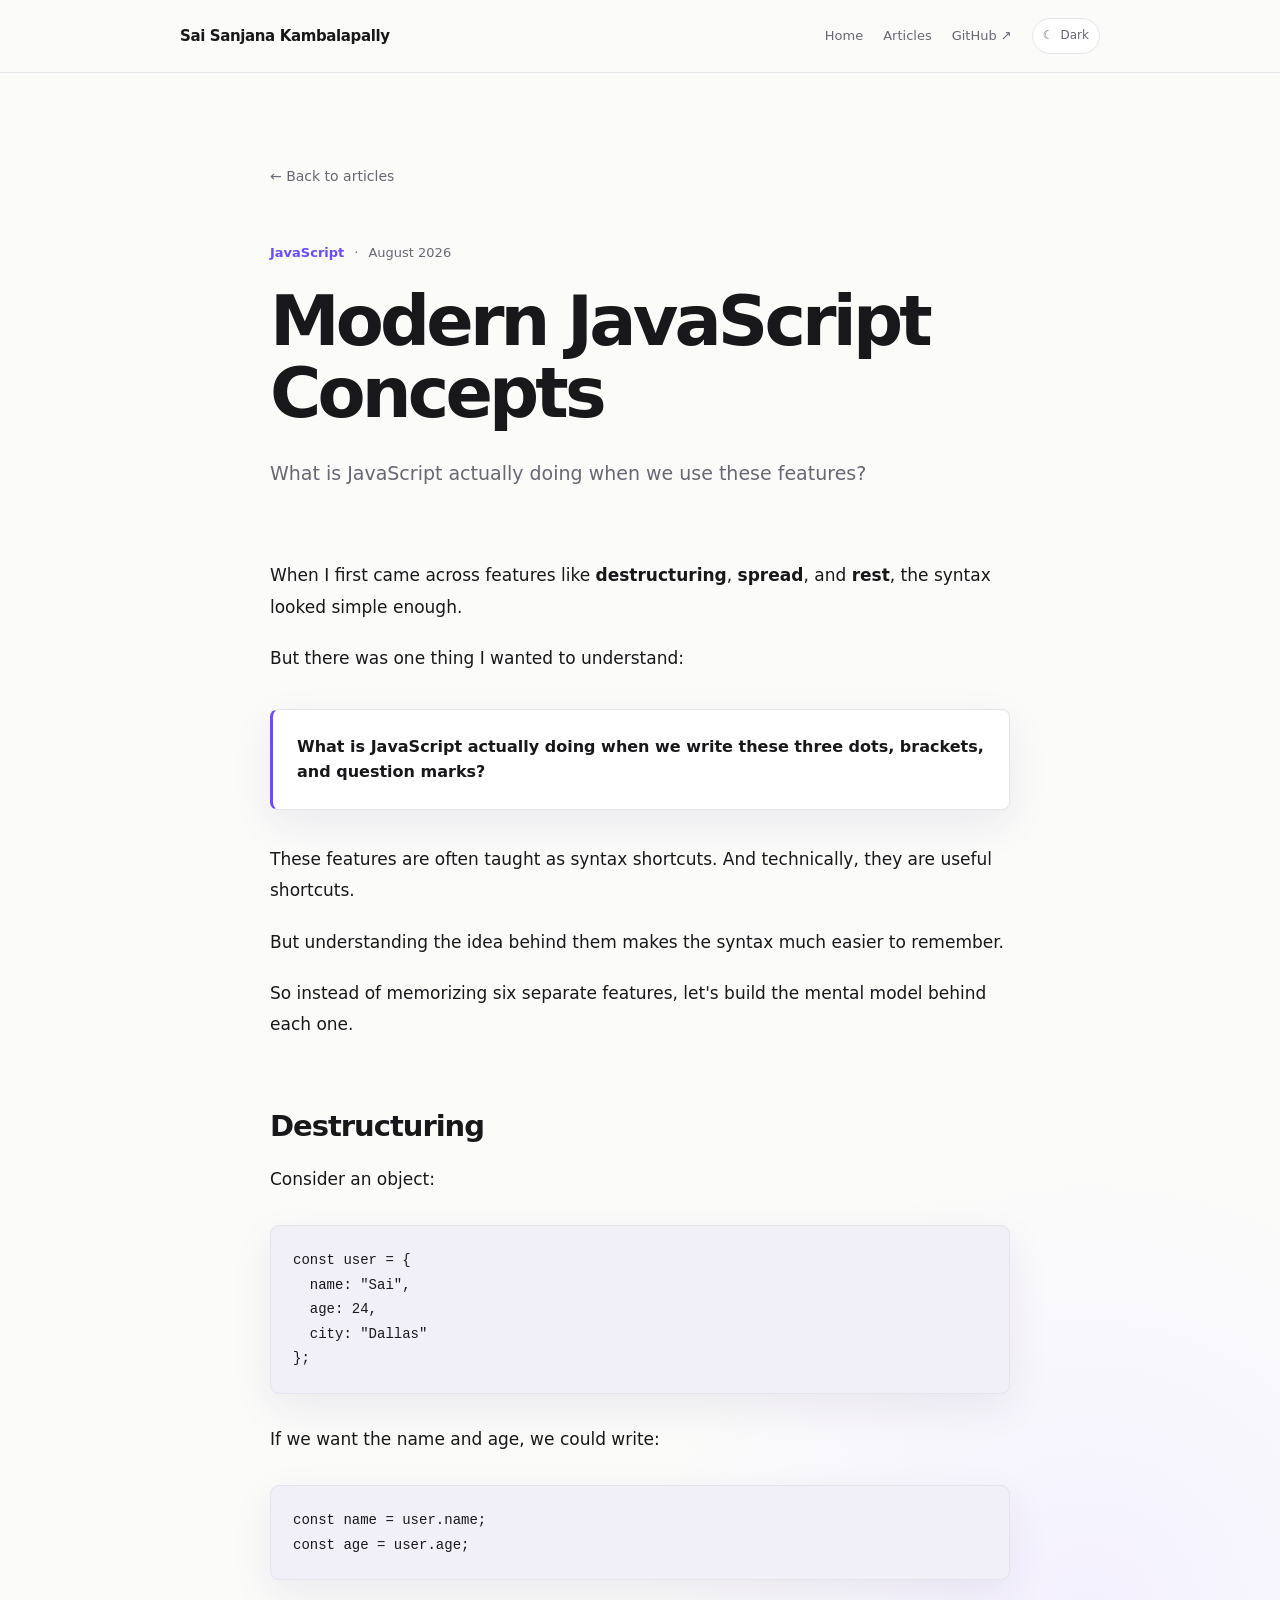
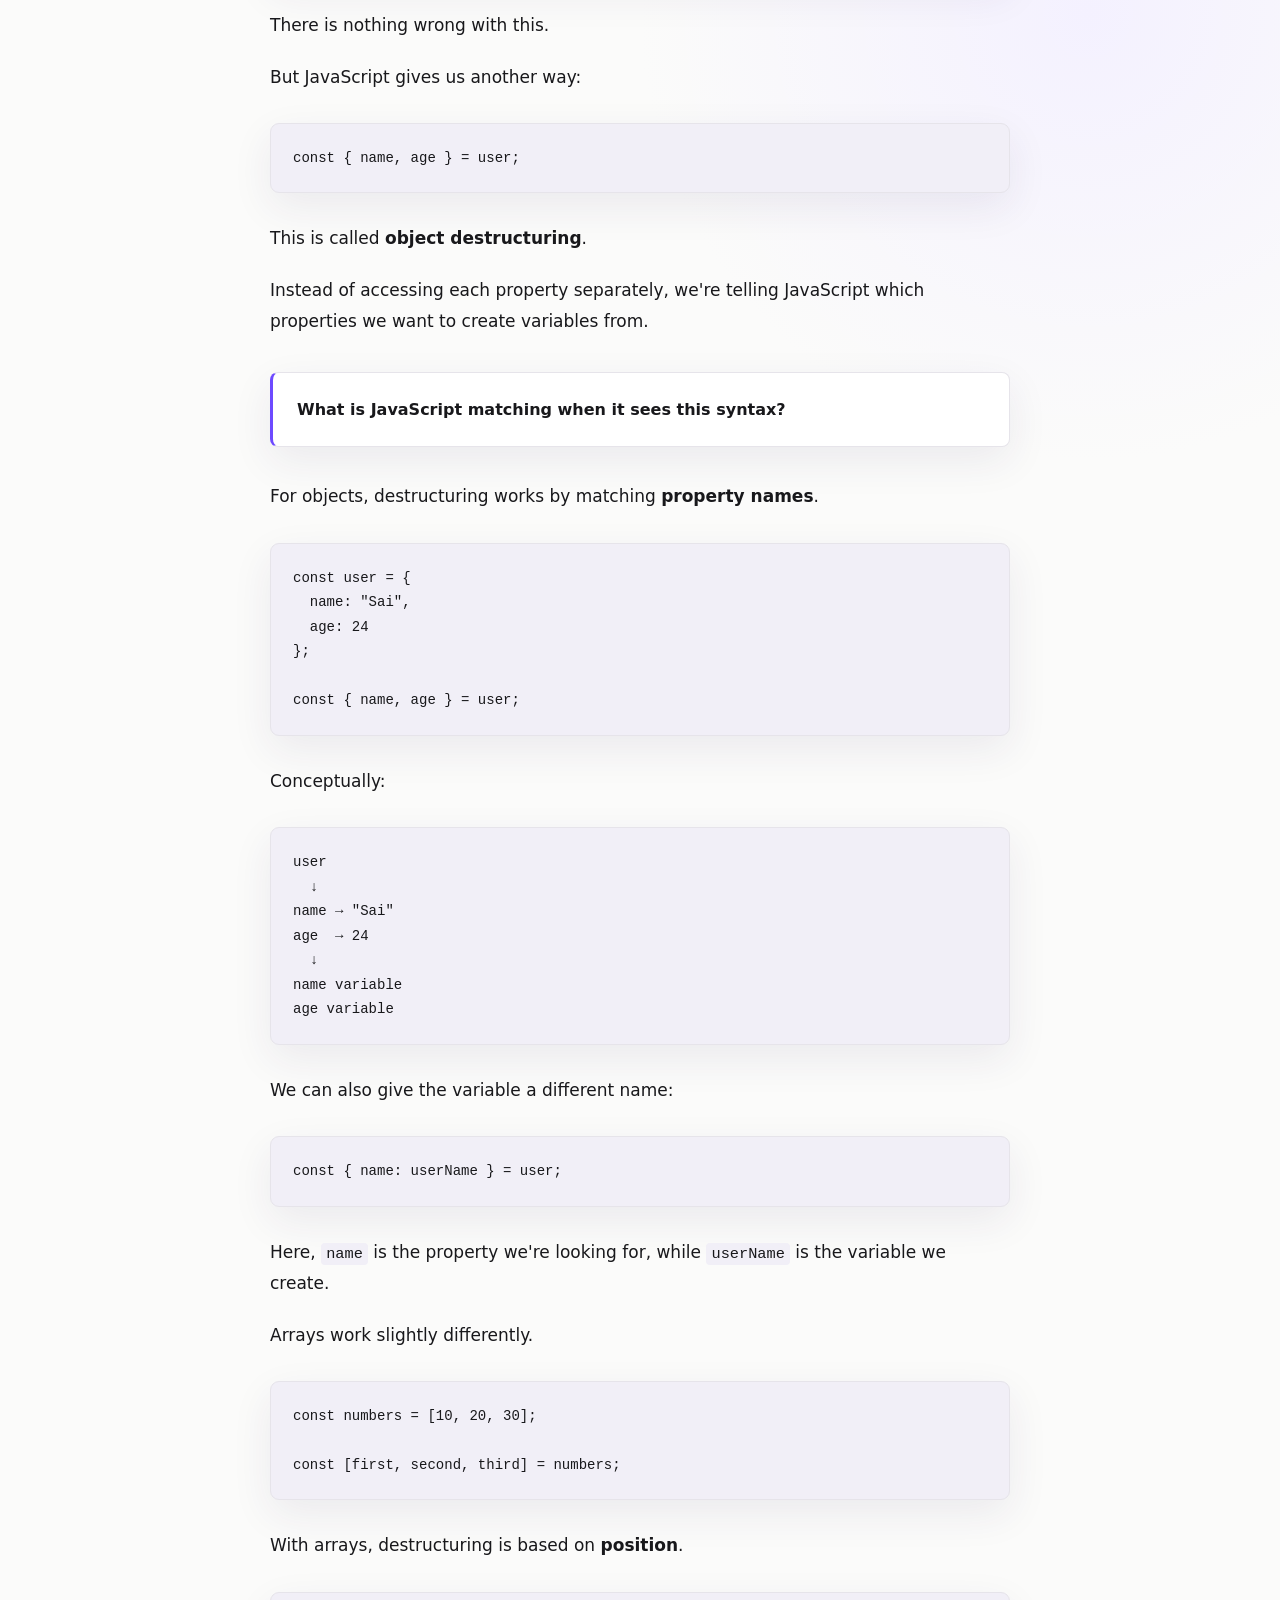
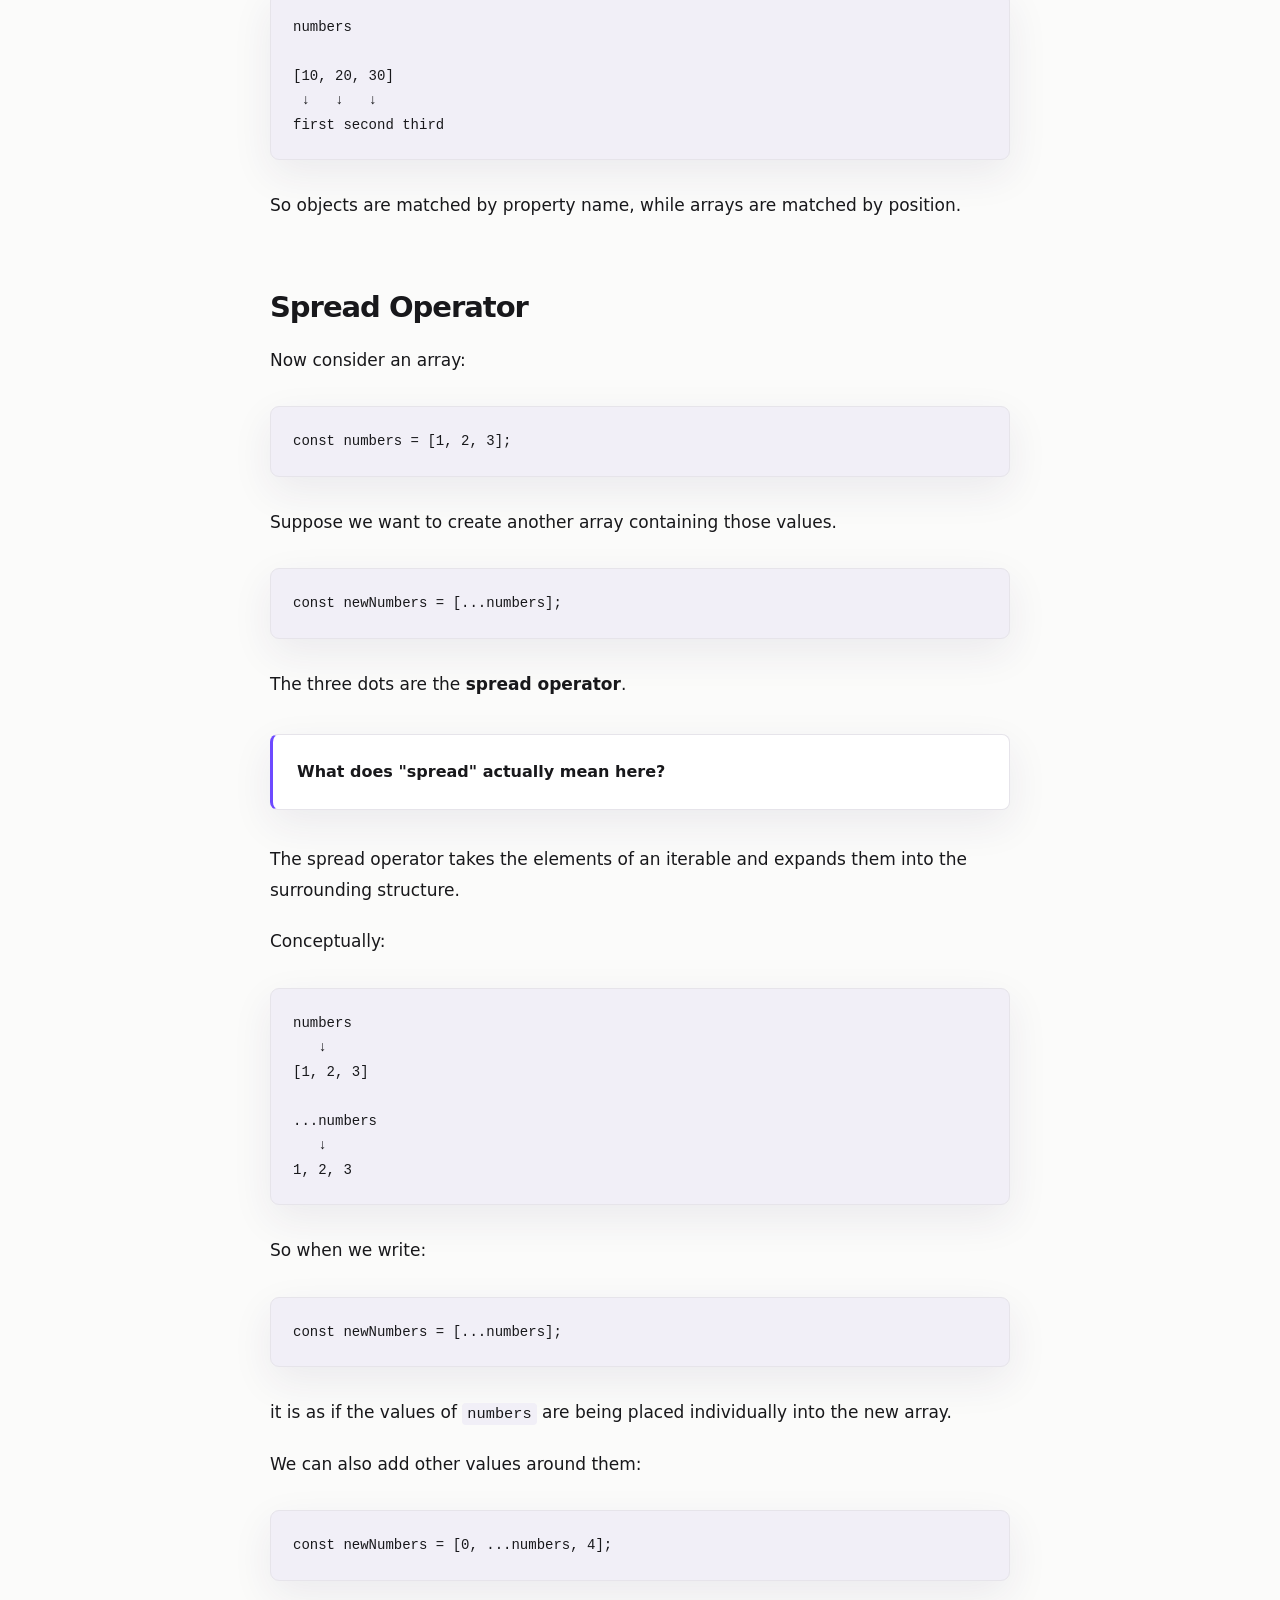
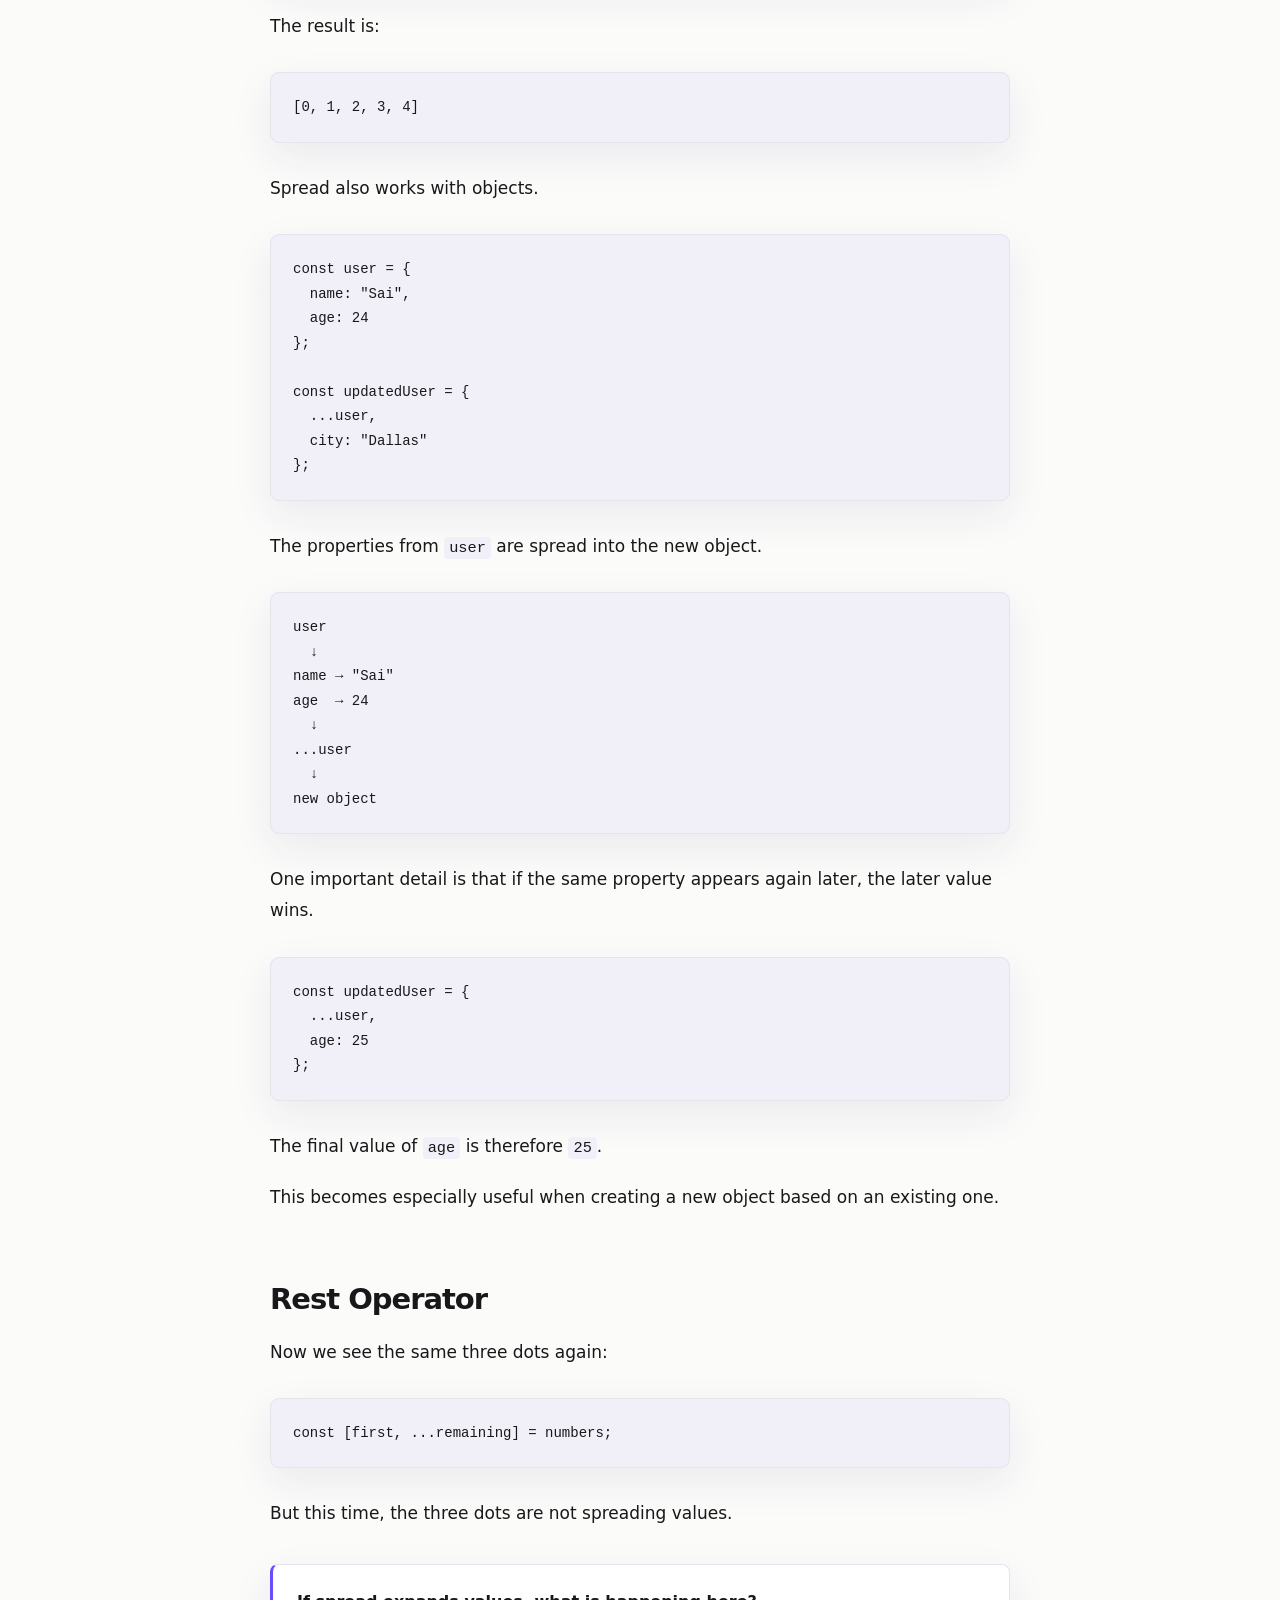
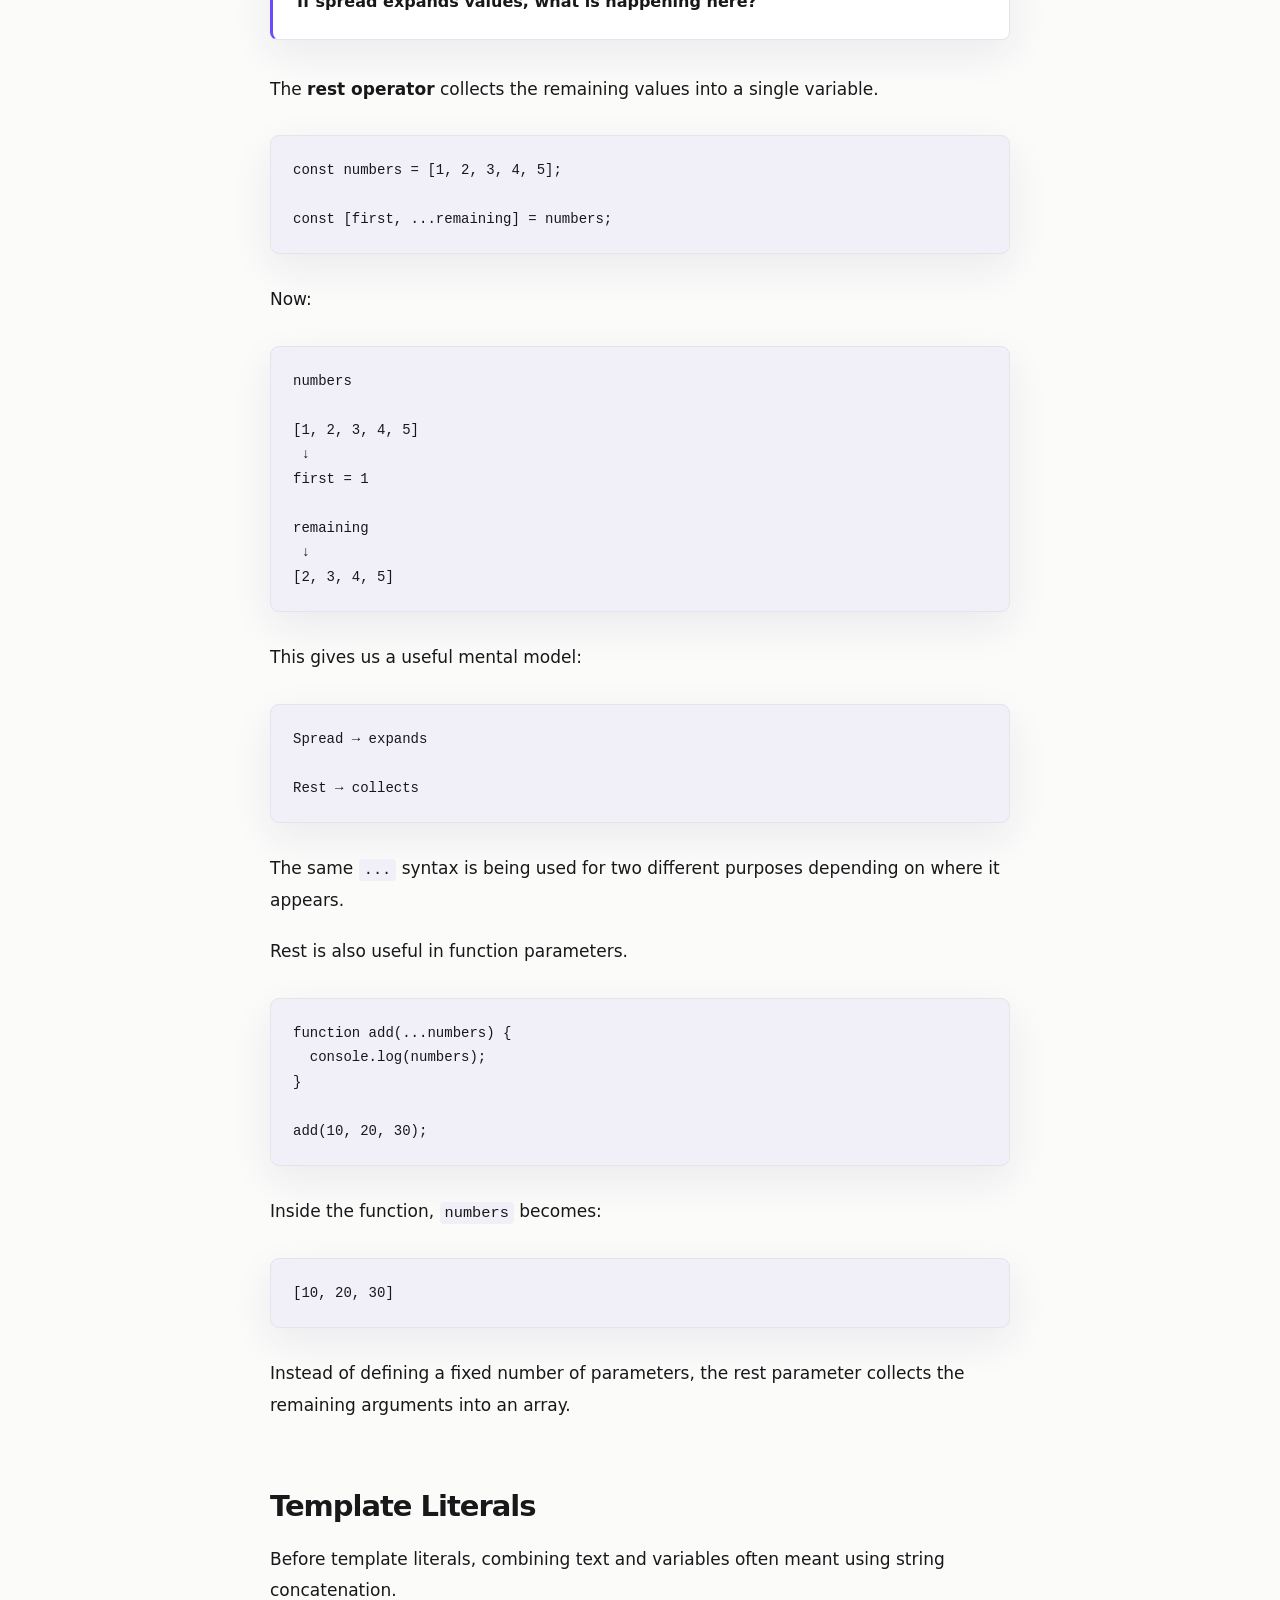
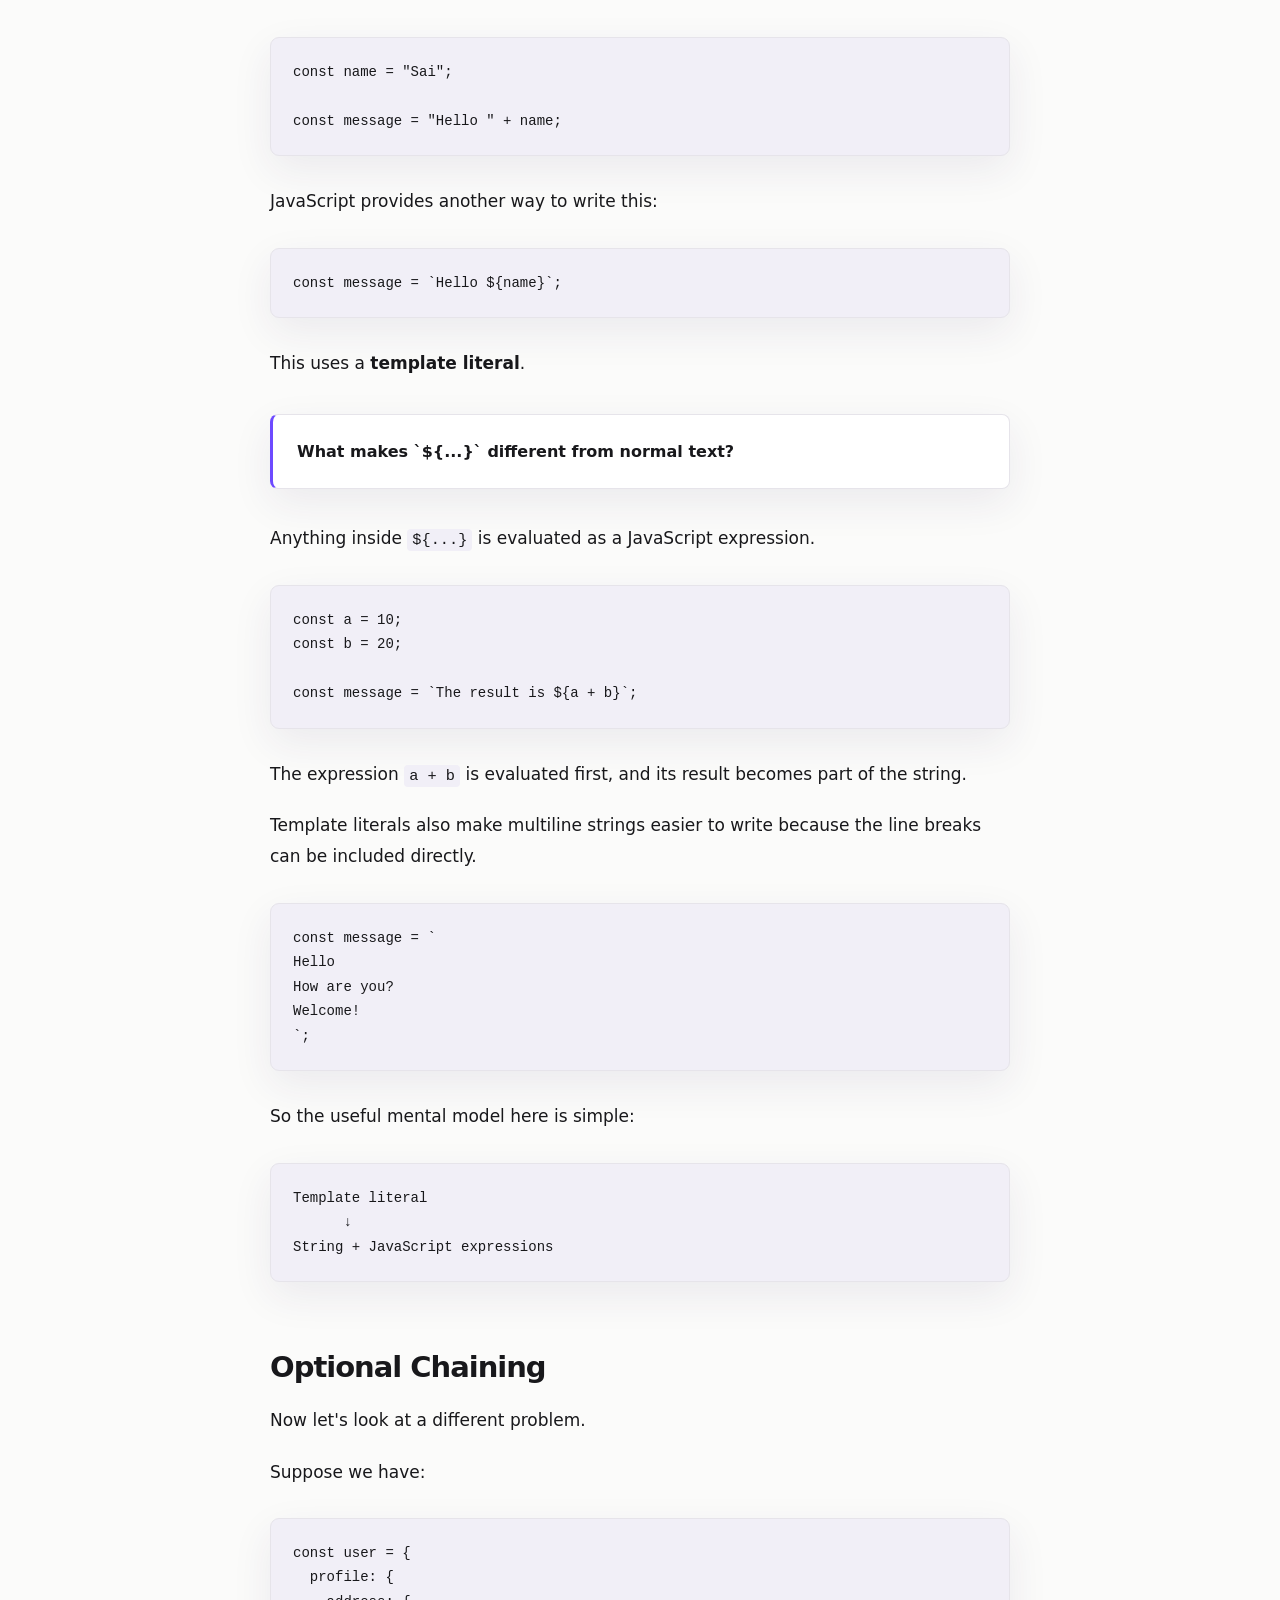
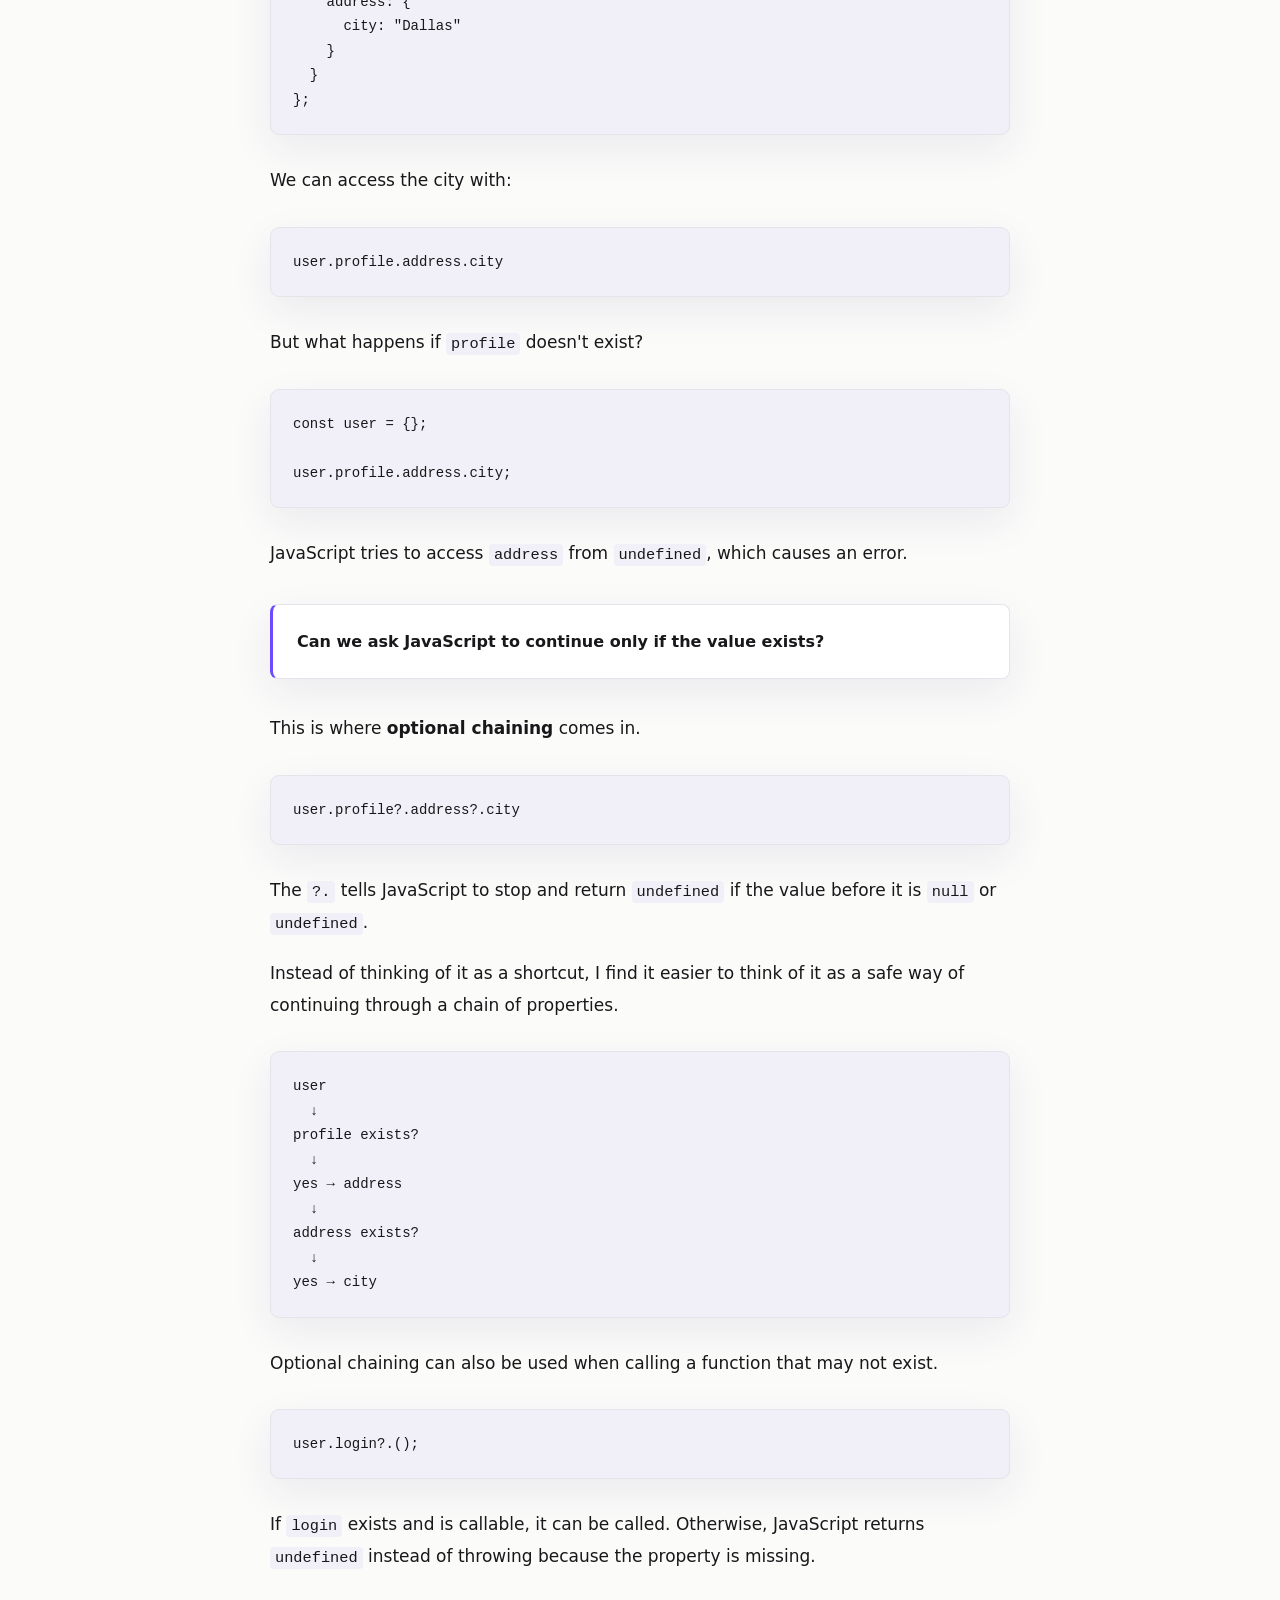
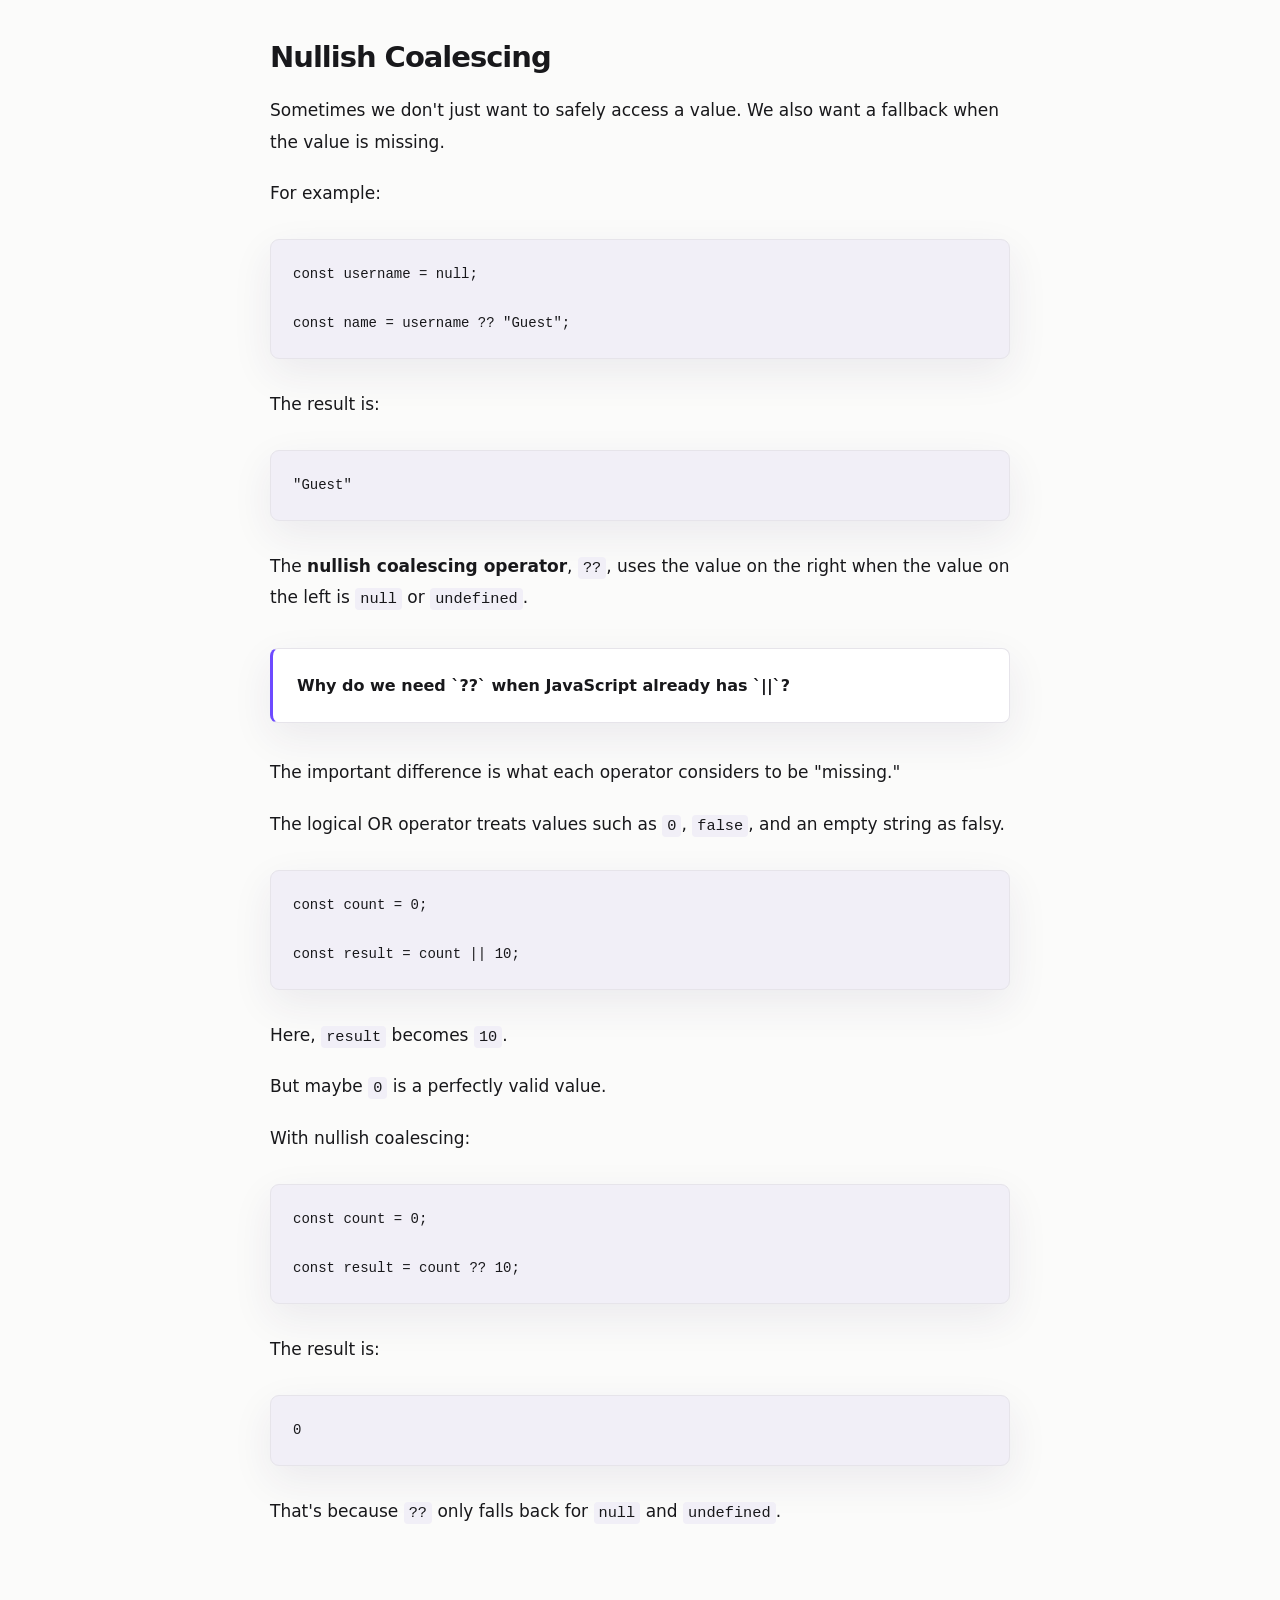
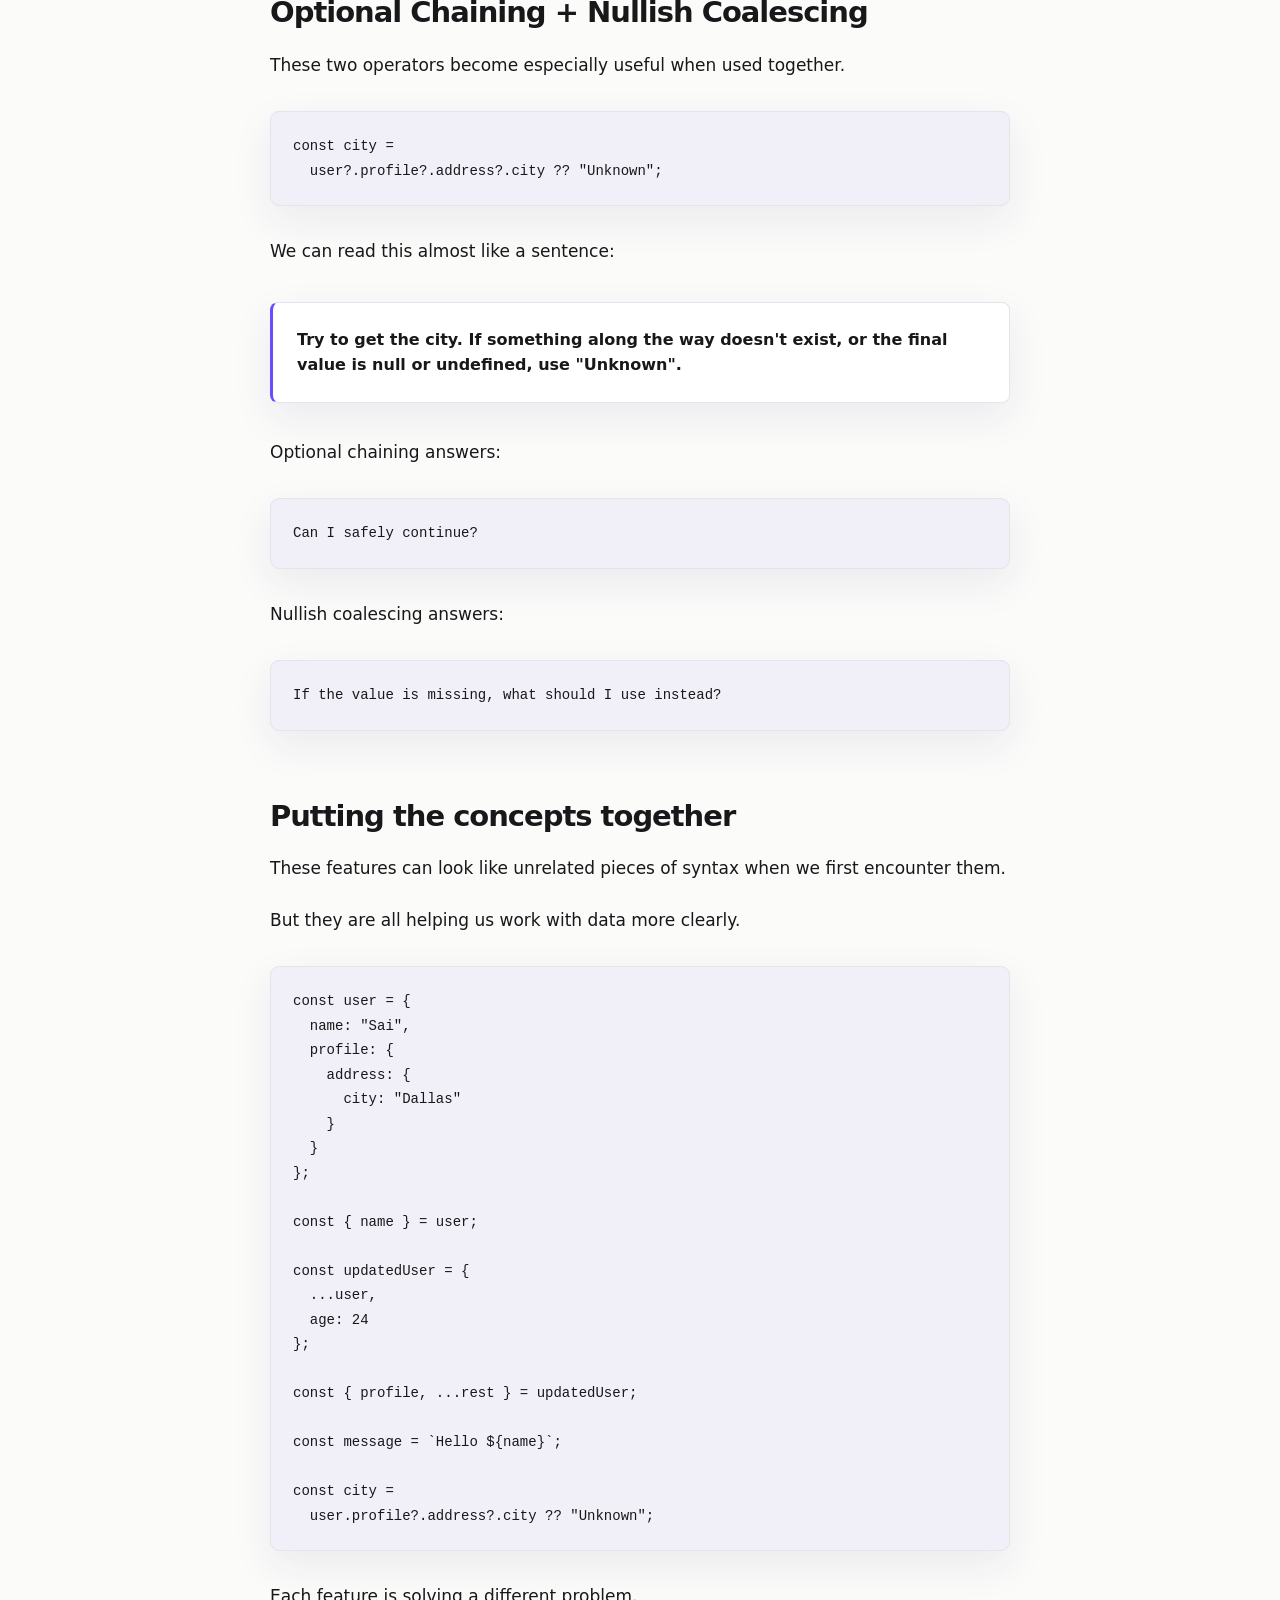
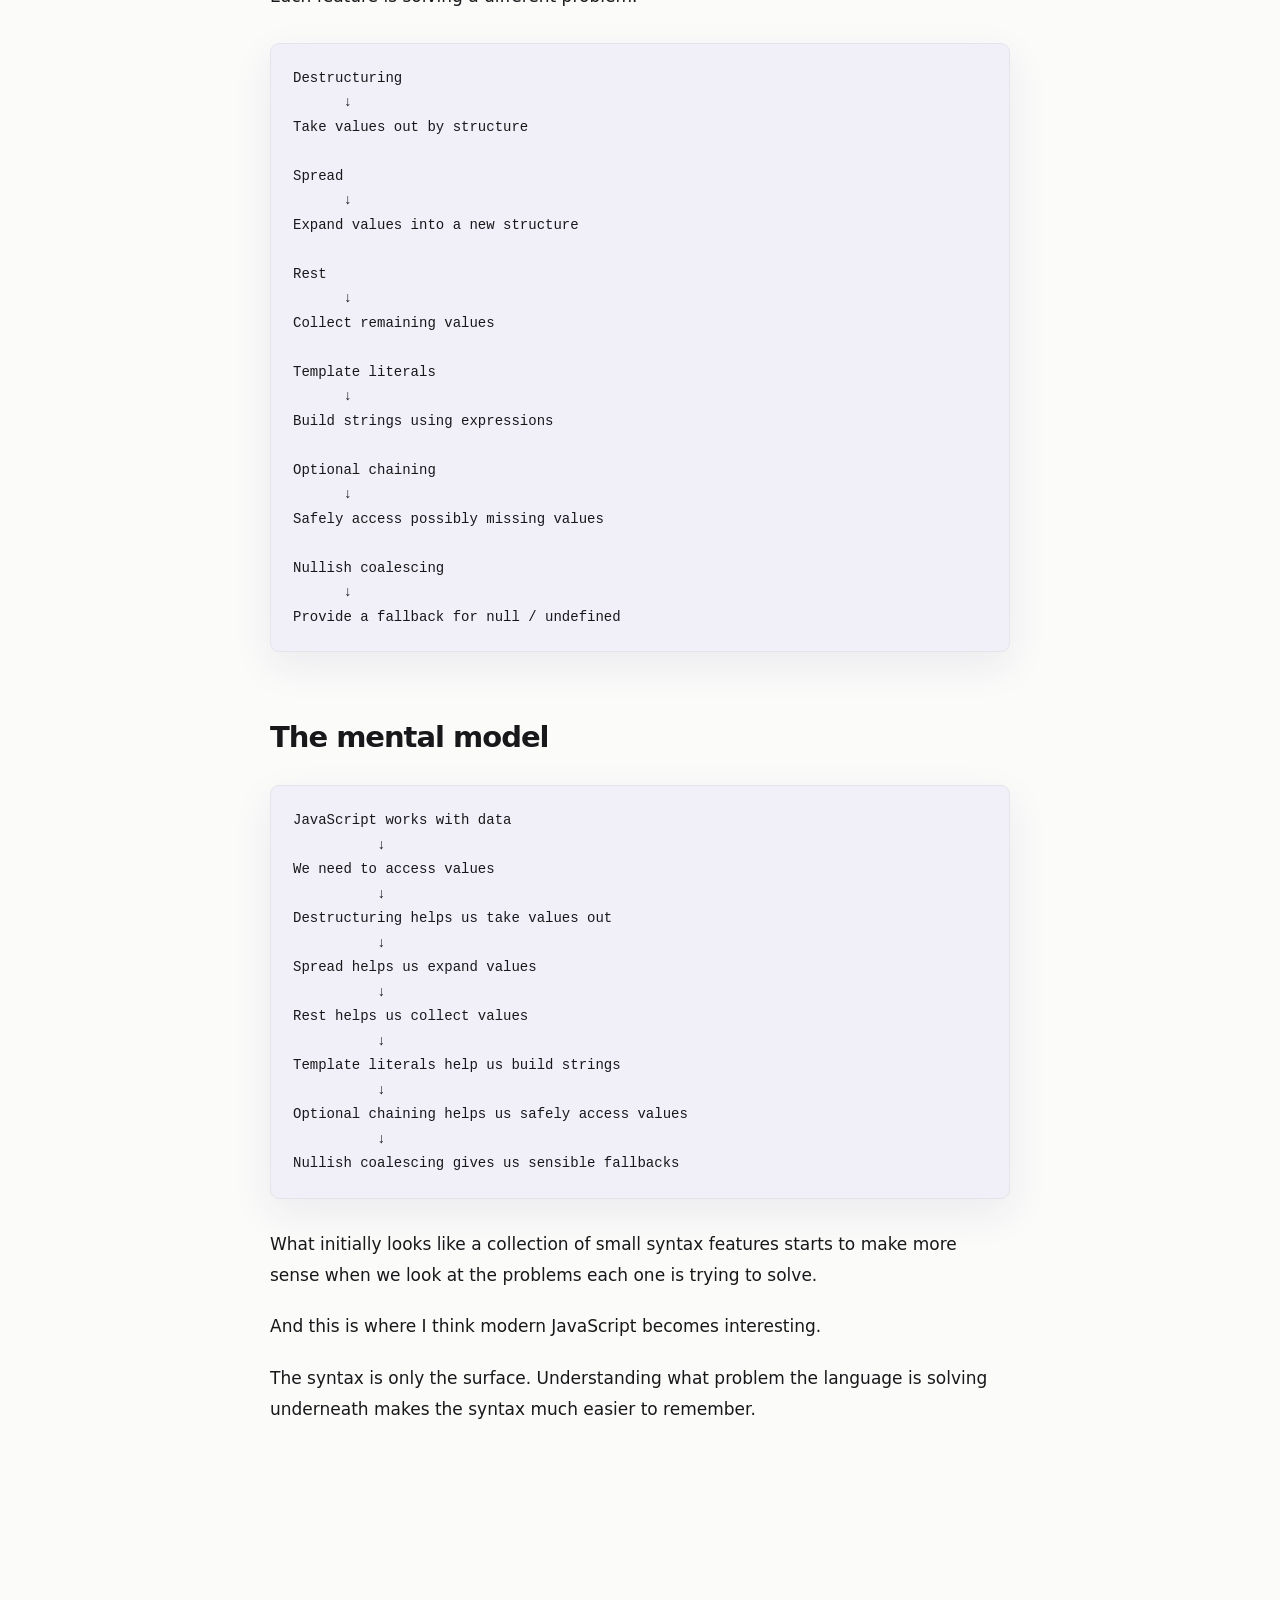
<file: articles/modern-javascript-concepts.html>
<!DOCTYPE html>
<html lang="en">

<head>

  <meta charset="UTF-8">

  <meta
    name="viewport"
    content="width=device-width, initial-scale=1.0"
  >

  <meta
    name="description"
    content="Understanding destructuring, spread, rest, template literals, optional chaining, and nullish coalescing in JavaScript."
  >

  <title>Modern JavaScript Concepts — Sai Sanjana Kambalapally</title>

  <link rel="stylesheet" href="../style.css">

  <script src="../theme.js" defer></script>

</head>


<body>

  <header class="site-header">

    <div class="container nav-container">

      <a href="/" class="logo">
        Sai Sanjana Kambalapally
      </a>

      <nav class="nav">

        <a href="../index.html">
          Home
        </a>

        <a href="../index.html#articles">
          Articles
        </a>

        <a
          href="https://github.com/saisanjana2410"
          target="_blank"
          rel="noopener noreferrer"
        >
          GitHub ↗
        </a>

        <button
          class="theme-toggle"
          type="button"
          aria-label="Switch theme"
        >
          <span class="theme-icon">☾</span>
          <span class="theme-label">Dark</span>
        </button>

      </nav>

    </div>

  </header>


  <main class="article-page">

    <a
      href="../index.html#articles"
      class="back-link"
    >
      ← Back to articles
    </a>


    <header class="article-header">

      <div class="article-meta">

        <span class="category">
          JavaScript
        </span>

        <span>·</span>

        <span>August 2026</span>

      </div>


      <h1>
        Modern JavaScript Concepts
      </h1>


      <p class="article-subtitle">
        What is JavaScript actually doing when we use these features?
      </p>

    </header>


    <article class="article-body">


      <p>
        When I first came across features like
        <strong>destructuring</strong>,
        <strong>spread</strong>, and
        <strong>rest</strong>, the syntax looked simple enough.
      </p>

      <p>
        But there was one thing I wanted to understand:
      </p>


      <div class="question">

        <strong>
          What is JavaScript actually doing when we write these
          three dots, brackets, and question marks?
        </strong>

      </div>


      <p>
        These features are often taught as syntax shortcuts.
        And technically, they are useful shortcuts.
      </p>

      <p>
        But understanding the idea behind them makes the syntax
        much easier to remember.
      </p>

      <p>
        So instead of memorizing six separate features, let's
        build the mental model behind each one.
      </p>


      <h2>
        Destructuring
      </h2>


      <p>
        Consider an object:
      </p>


      <pre><code>const user = {
  name: "Sai",
  age: 24,
  city: "Dallas"
};</code></pre>


      <p>
        If we want the name and age, we could write:
      </p>


      <pre><code>const name = user.name;
const age = user.age;</code></pre>


      <p>
        There is nothing wrong with this.
      </p>

      <p>
        But JavaScript gives us another way:
      </p>


      <pre><code>const { name, age } = user;</code></pre>


      <p>
        This is called <strong>object destructuring</strong>.
      </p>


      <p>
        Instead of accessing each property separately, we're
        telling JavaScript which properties we want to create
        variables from.
      </p>


      <div class="question">

        <strong>
          What is JavaScript matching when it sees this syntax?
        </strong>

      </div>


      <p>
        For objects, destructuring works by matching
        <strong>property names</strong>.
      </p>


      <pre><code>const user = {
  name: "Sai",
  age: 24
};

const { name, age } = user;</code></pre>


      <p>
        Conceptually:
      </p>


      <pre class="diagram">user
  ↓
name → "Sai"
age  → 24
  ↓
name variable
age variable</pre>


      <p>
        We can also give the variable a different name:
      </p>


      <pre><code>const { name: userName } = user;</code></pre>


      <p>
        Here, <code>name</code> is the property we're looking for,
        while <code>userName</code> is the variable we create.
      </p>


      <p>
        Arrays work slightly differently.
      </p>


      <pre><code>const numbers = [10, 20, 30];

const [first, second, third] = numbers;</code></pre>


      <p>
        With arrays, destructuring is based on
        <strong>position</strong>.
      </p>


      <pre class="diagram">numbers

[10, 20, 30]
 ↓   ↓   ↓
first second third</pre>


      <p>
        So objects are matched by property name, while arrays
        are matched by position.
      </p>


      <h2>
        Spread Operator
      </h2>


      <p>
        Now consider an array:
      </p>


      <pre><code>const numbers = [1, 2, 3];</code></pre>


      <p>
        Suppose we want to create another array containing those
        values.
      </p>


      <pre><code>const newNumbers = [...numbers];</code></pre>


      <p>
        The three dots are the <strong>spread operator</strong>.
      </p>


      <div class="question">

        <strong>
          What does "spread" actually mean here?
        </strong>

      </div>


      <p>
        The spread operator takes the elements of an iterable
        and expands them into the surrounding structure.
      </p>


      <p>
        Conceptually:
      </p>


      <pre class="diagram">numbers
   ↓
[1, 2, 3]

...numbers
   ↓
1, 2, 3</pre>


      <p>
        So when we write:
      </p>


      <pre><code>const newNumbers = [...numbers];</code></pre>


      <p>
        it is as if the values of <code>numbers</code> are being
        placed individually into the new array.
      </p>


      <p>
        We can also add other values around them:
      </p>


      <pre><code>const newNumbers = [0, ...numbers, 4];</code></pre>


      <p>
        The result is:
      </p>


      <pre><code>[0, 1, 2, 3, 4]</code></pre>


      <p>
        Spread also works with objects.
      </p>


      <pre><code>const user = {
  name: "Sai",
  age: 24
};

const updatedUser = {
  ...user,
  city: "Dallas"
};</code></pre>


      <p>
        The properties from <code>user</code> are spread into
        the new object.
      </p>


      <pre class="diagram">user
  ↓
name → "Sai"
age  → 24
  ↓
...user
  ↓
new object</pre>


      <p>
        One important detail is that if the same property appears
        again later, the later value wins.
      </p>


      <pre><code>const updatedUser = {
  ...user,
  age: 25
};</code></pre>


      <p>
        The final value of <code>age</code> is therefore
        <code>25</code>.
      </p>


      <p>
        This becomes especially useful when creating a new object
        based on an existing one.
      </p>


      <h2>
        Rest Operator
      </h2>


      <p>
        Now we see the same three dots again:
      </p>


      <pre><code>const [first, ...remaining] = numbers;</code></pre>


      <p>
        But this time, the three dots are not spreading values.
      </p>


      <div class="question">

        <strong>
          If spread expands values, what is happening here?
        </strong>

      </div>


      <p>
        The <strong>rest operator</strong> collects the remaining
        values into a single variable.
      </p>


      <pre><code>const numbers = [1, 2, 3, 4, 5];

const [first, ...remaining] = numbers;</code></pre>


      <p>
        Now:
      </p>


      <pre class="diagram">numbers

[1, 2, 3, 4, 5]
 ↓
first = 1

remaining
 ↓
[2, 3, 4, 5]</pre>


      <p>
        This gives us a useful mental model:
      </p>


      <pre class="diagram">Spread → expands

Rest → collects</pre>


      <p>
        The same <code>...</code> syntax is being used for two
        different purposes depending on where it appears.
      </p>


      <p>
        Rest is also useful in function parameters.
      </p>


      <pre><code>function add(...numbers) {
  console.log(numbers);
}

add(10, 20, 30);</code></pre>


      <p>
        Inside the function, <code>numbers</code> becomes:
      </p>


      <pre><code>[10, 20, 30]</code></pre>


      <p>
        Instead of defining a fixed number of parameters, the rest
        parameter collects the remaining arguments into an array.
      </p>


      <h2>
        Template Literals
      </h2>


      <p>
        Before template literals, combining text and variables
        often meant using string concatenation.
      </p>


      <pre><code>const name = "Sai";

const message = "Hello " + name;</code></pre>


      <p>
        JavaScript provides another way to write this:
      </p>


      <pre><code>const message = `Hello ${name}`;</code></pre>


      <p>
        This uses a <strong>template literal</strong>.
      </p>


      <div class="question">

        <strong>
          What makes `${...}` different from normal text?
        </strong>

      </div>


      <p>
        Anything inside <code>${...}</code> is evaluated as a
        JavaScript expression.
      </p>


      <pre><code>const a = 10;
const b = 20;

const message = `The result is ${a + b}`;</code></pre>


      <p>
        The expression <code>a + b</code> is evaluated first,
        and its result becomes part of the string.
      </p>


      <p>
        Template literals also make multiline strings easier to
        write because the line breaks can be included directly.
      </p>


      <pre><code>const message = `
Hello
How are you?
Welcome!
`;</code></pre>


      <p>
        So the useful mental model here is simple:
      </p>


      <pre class="diagram">Template literal
      ↓
String + JavaScript expressions</pre>


      <h2>
        Optional Chaining
      </h2>


      <p>
        Now let's look at a different problem.
      </p>


      <p>
        Suppose we have:
      </p>


      <pre><code>const user = {
  profile: {
    address: {
      city: "Dallas"
    }
  }
};</code></pre>


      <p>
        We can access the city with:
      </p>


      <pre><code>user.profile.address.city</code></pre>


      <p>
        But what happens if <code>profile</code> doesn't exist?
      </p>


      <pre><code>const user = {};

user.profile.address.city;</code></pre>


      <p>
        JavaScript tries to access <code>address</code> from
        <code>undefined</code>, which causes an error.
      </p>


      <div class="question">

        <strong>
          Can we ask JavaScript to continue only if the value exists?
        </strong>

      </div>


      <p>
        This is where <strong>optional chaining</strong> comes in.
      </p>


      <pre><code>user.profile?.address?.city</code></pre>


      <p>
        The <code>?.</code> tells JavaScript to stop and return
        <code>undefined</code> if the value before it is
        <code>null</code> or <code>undefined</code>.
      </p>


      <p>
        Instead of thinking of it as a shortcut, I find it easier
        to think of it as a safe way of continuing through a chain
        of properties.
      </p>


      <pre class="diagram">user
  ↓
profile exists?
  ↓
yes → address
  ↓
address exists?
  ↓
yes → city</pre>


      <p>
        Optional chaining can also be used when calling a function
        that may not exist.
      </p>


      <pre><code>user.login?.();</code></pre>


      <p>
        If <code>login</code> exists and is callable, it can be
        called. Otherwise, JavaScript returns
        <code>undefined</code> instead of throwing because the
        property is missing.
      </p>


      <h2>
        Nullish Coalescing
      </h2>


      <p>
        Sometimes we don't just want to safely access a value.
        We also want a fallback when the value is missing.
      </p>


      <p>
        For example:
      </p>


      <pre><code>const username = null;

const name = username ?? "Guest";</code></pre>


      <p>
        The result is:
      </p>


      <pre><code>"Guest"</code></pre>


      <p>
        The <strong>nullish coalescing operator</strong>,
        <code>??</code>, uses the value on the right when the
        value on the left is <code>null</code> or
        <code>undefined</code>.
      </p>


      <div class="question">

        <strong>
          Why do we need `??` when JavaScript already has `||`?
        </strong>

      </div>


      <p>
        The important difference is what each operator considers
        to be "missing."
      </p>


      <p>
        The logical OR operator treats values such as
        <code>0</code>, <code>false</code>, and an empty string
        as falsy.
      </p>


      <pre><code>const count = 0;

const result = count || 10;</code></pre>


      <p>
        Here, <code>result</code> becomes <code>10</code>.
      </p>


      <p>
        But maybe <code>0</code> is a perfectly valid value.
      </p>


      <p>
        With nullish coalescing:
      </p>


      <pre><code>const count = 0;

const result = count ?? 10;</code></pre>


      <p>
        The result is:
      </p>


      <pre><code>0</code></pre>


      <p>
        That's because <code>??</code> only falls back for
        <code>null</code> and <code>undefined</code>.
      </p>


      <h2>
        Optional Chaining + Nullish Coalescing
      </h2>


      <p>
        These two operators become especially useful when used
        together.
      </p>


      <pre><code>const city =
  user?.profile?.address?.city ?? "Unknown";</code></pre>


      <p>
        We can read this almost like a sentence:
      </p>


      <div class="callout">

        <strong>
          Try to get the city. If something along the way doesn't
          exist, or the final value is null or undefined, use
          "Unknown".
        </strong>

      </div>


      <p>
        Optional chaining answers:
      </p>


      <pre class="diagram">Can I safely continue?</pre>


      <p>
        Nullish coalescing answers:
      </p>


      <pre class="diagram">If the value is missing, what should I use instead?</pre>


      <h2>
        Putting the concepts together
      </h2>


      <p>
        These features can look like unrelated pieces of syntax
        when we first encounter them.
      </p>


      <p>
        But they are all helping us work with data more clearly.
      </p>


      <pre><code>const user = {
  name: "Sai",
  profile: {
    address: {
      city: "Dallas"
    }
  }
};

const { name } = user;

const updatedUser = {
  ...user,
  age: 24
};

const { profile, ...rest } = updatedUser;

const message = `Hello ${name}`;

const city =
  user.profile?.address?.city ?? "Unknown";</code></pre>


      <p>
        Each feature is solving a different problem.
      </p>


      <pre class="diagram">Destructuring
      ↓
Take values out by structure

Spread
      ↓
Expand values into a new structure

Rest
      ↓
Collect remaining values

Template literals
      ↓
Build strings using expressions

Optional chaining
      ↓
Safely access possibly missing values

Nullish coalescing
      ↓
Provide a fallback for null / undefined</pre>


      <h2>
        The mental model
      </h2>


      <pre class="diagram">JavaScript works with data
          ↓
We need to access values
          ↓
Destructuring helps us take values out
          ↓
Spread helps us expand values
          ↓
Rest helps us collect values
          ↓
Template literals help us build strings
          ↓
Optional chaining helps us safely access values
          ↓
Nullish coalescing gives us sensible fallbacks</pre>


      <p>
        What initially looks like a collection of small syntax
        features starts to make more sense when we look at the
        problems each one is trying to solve.
      </p>


      <p>
        And this is where I think modern JavaScript becomes
        interesting.
      </p>


      <p>
        The syntax is only the surface. Understanding what problem
        the language is solving underneath makes the syntax much
        easier to remember.
      </p>


    </article>

  </main>


  <footer class="footer container">

    <p>
      Built while learning.
    </p>

    <p>
      © 2026 Sai Sanjana Kambalapally
    </p>

  </footer>


</body>

</html>
</file>
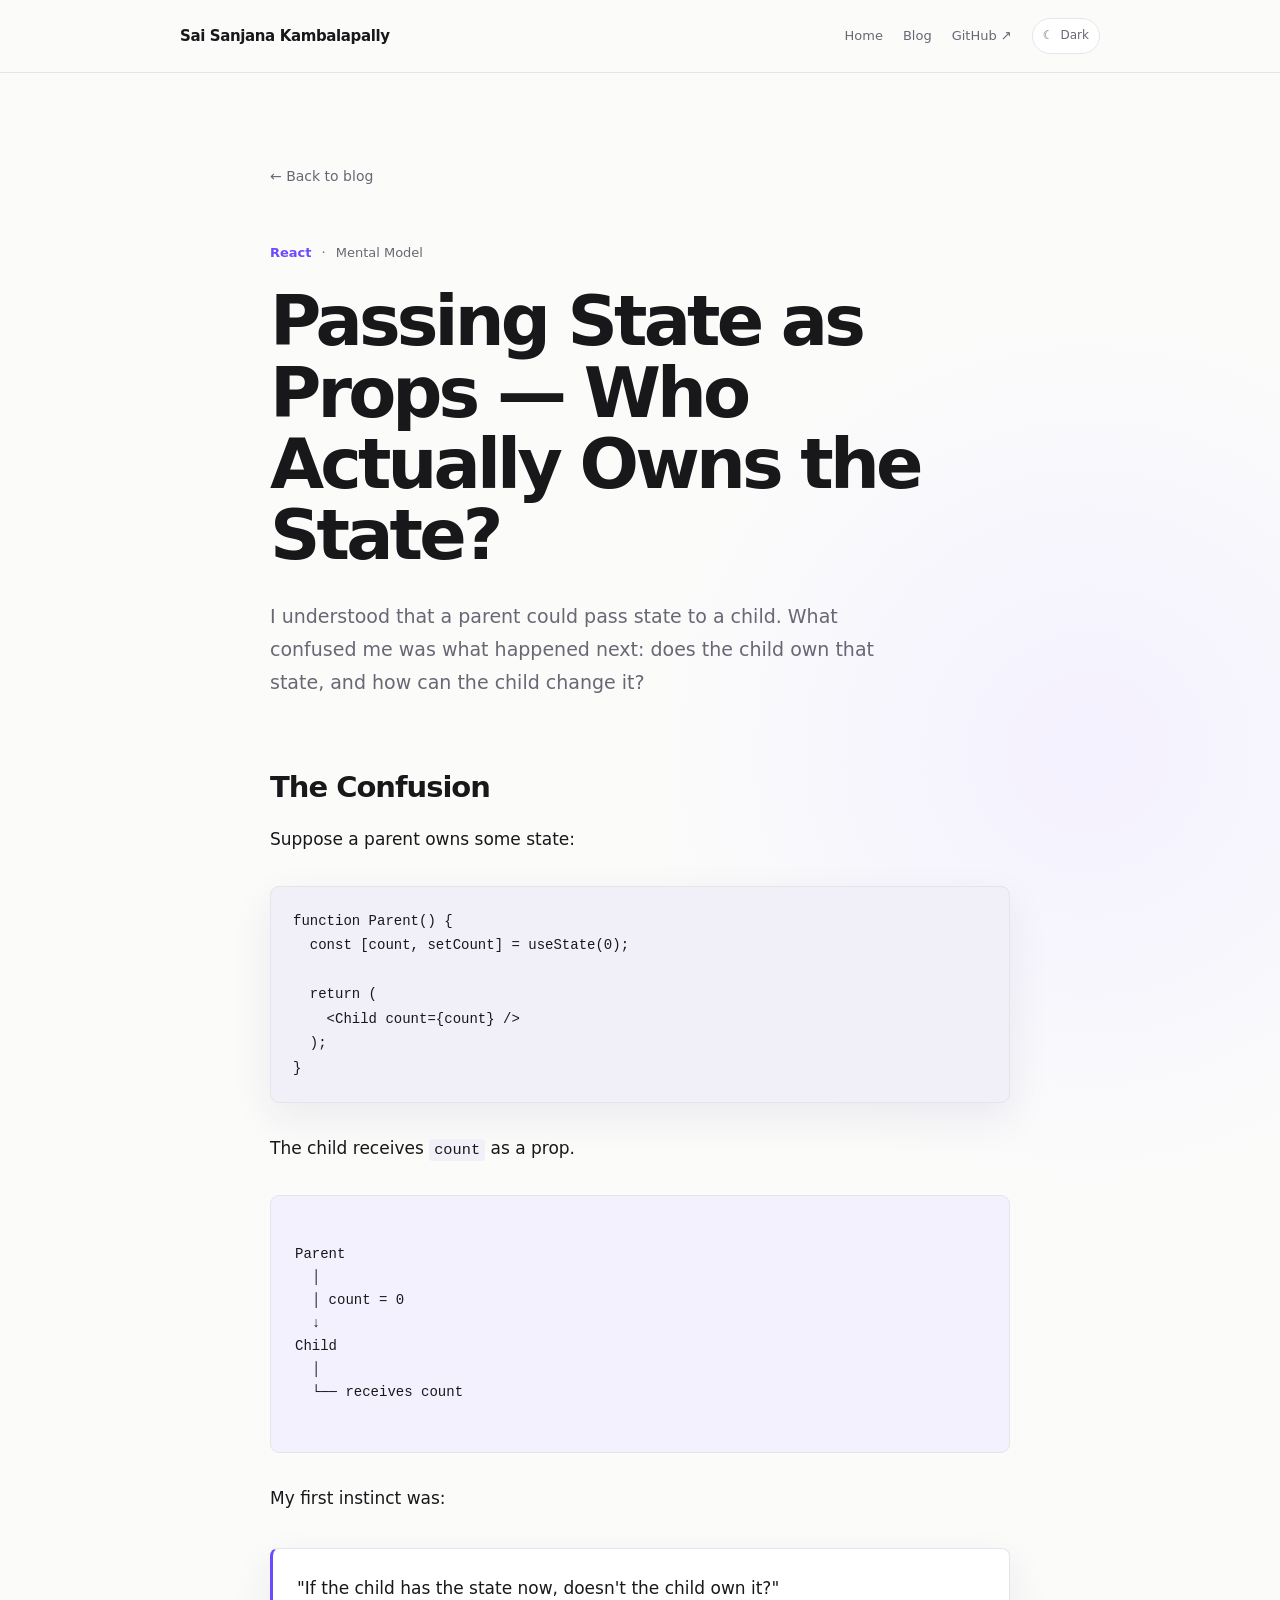
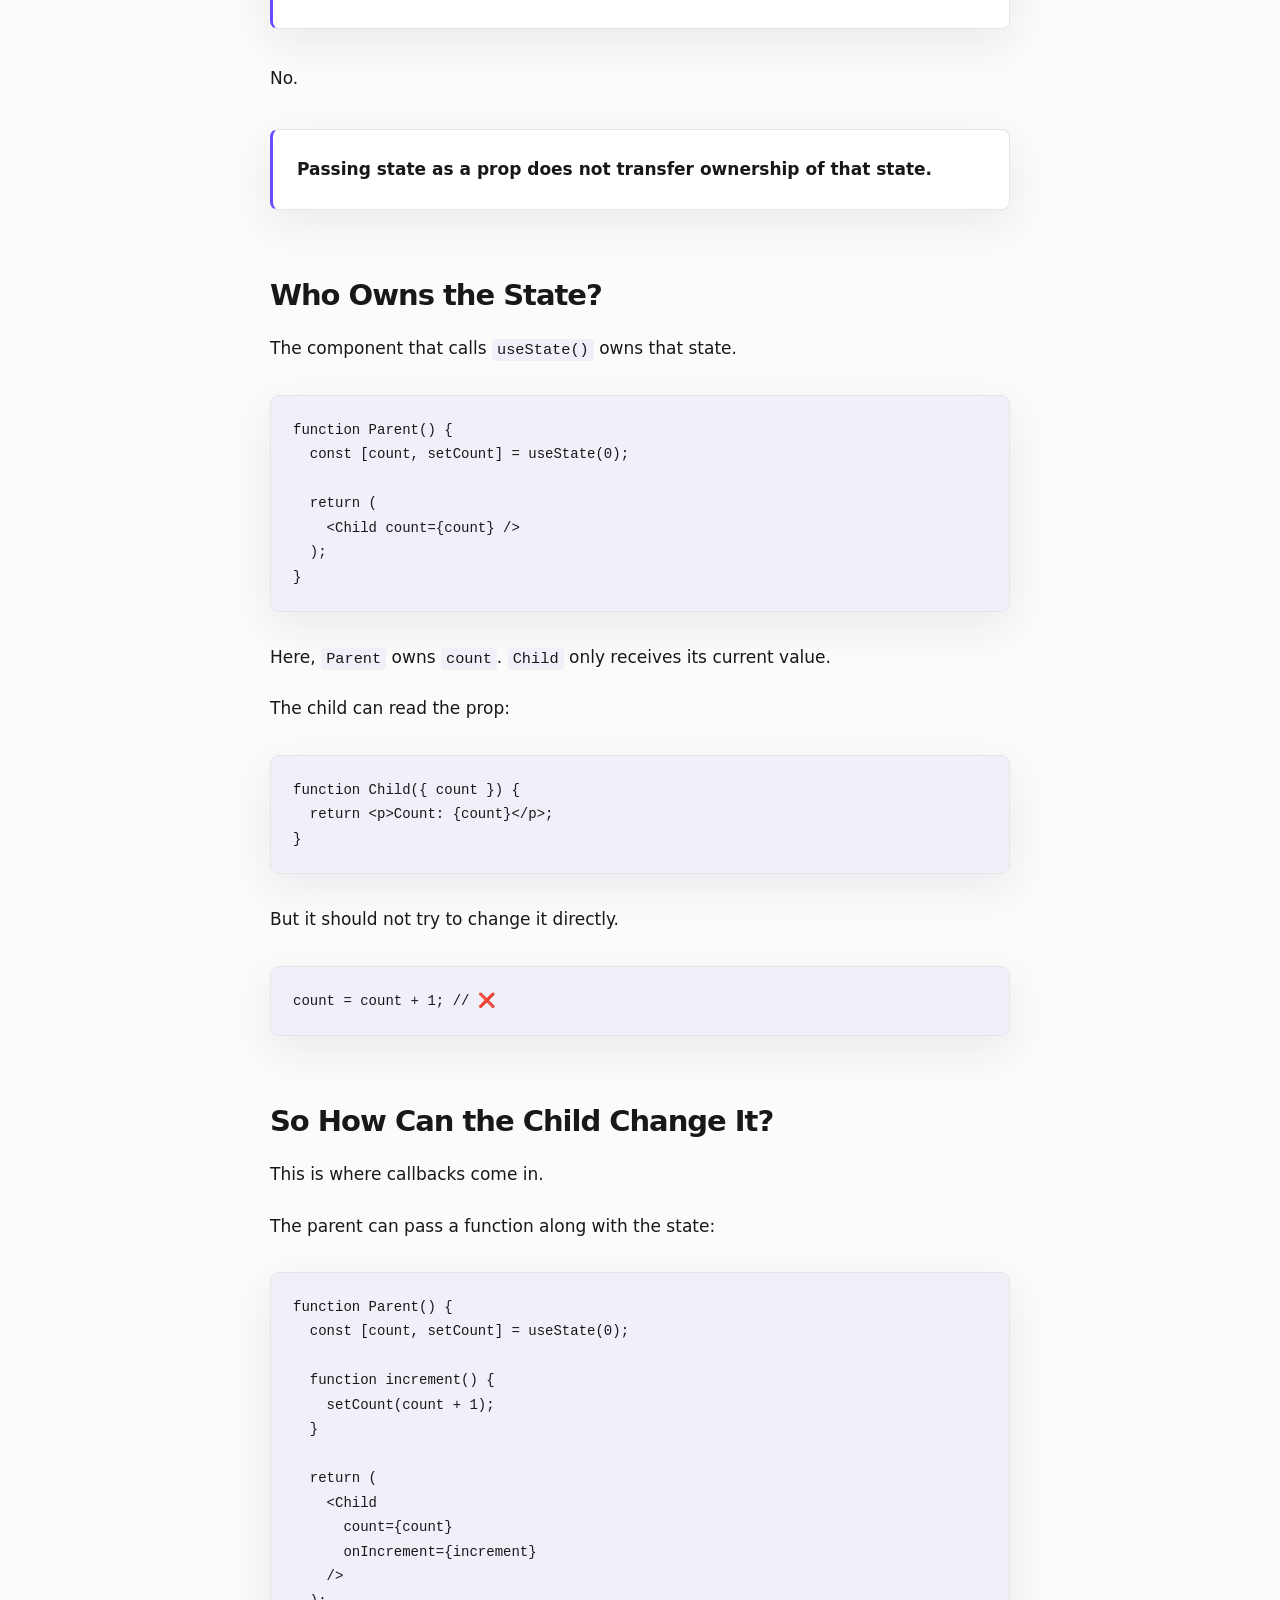
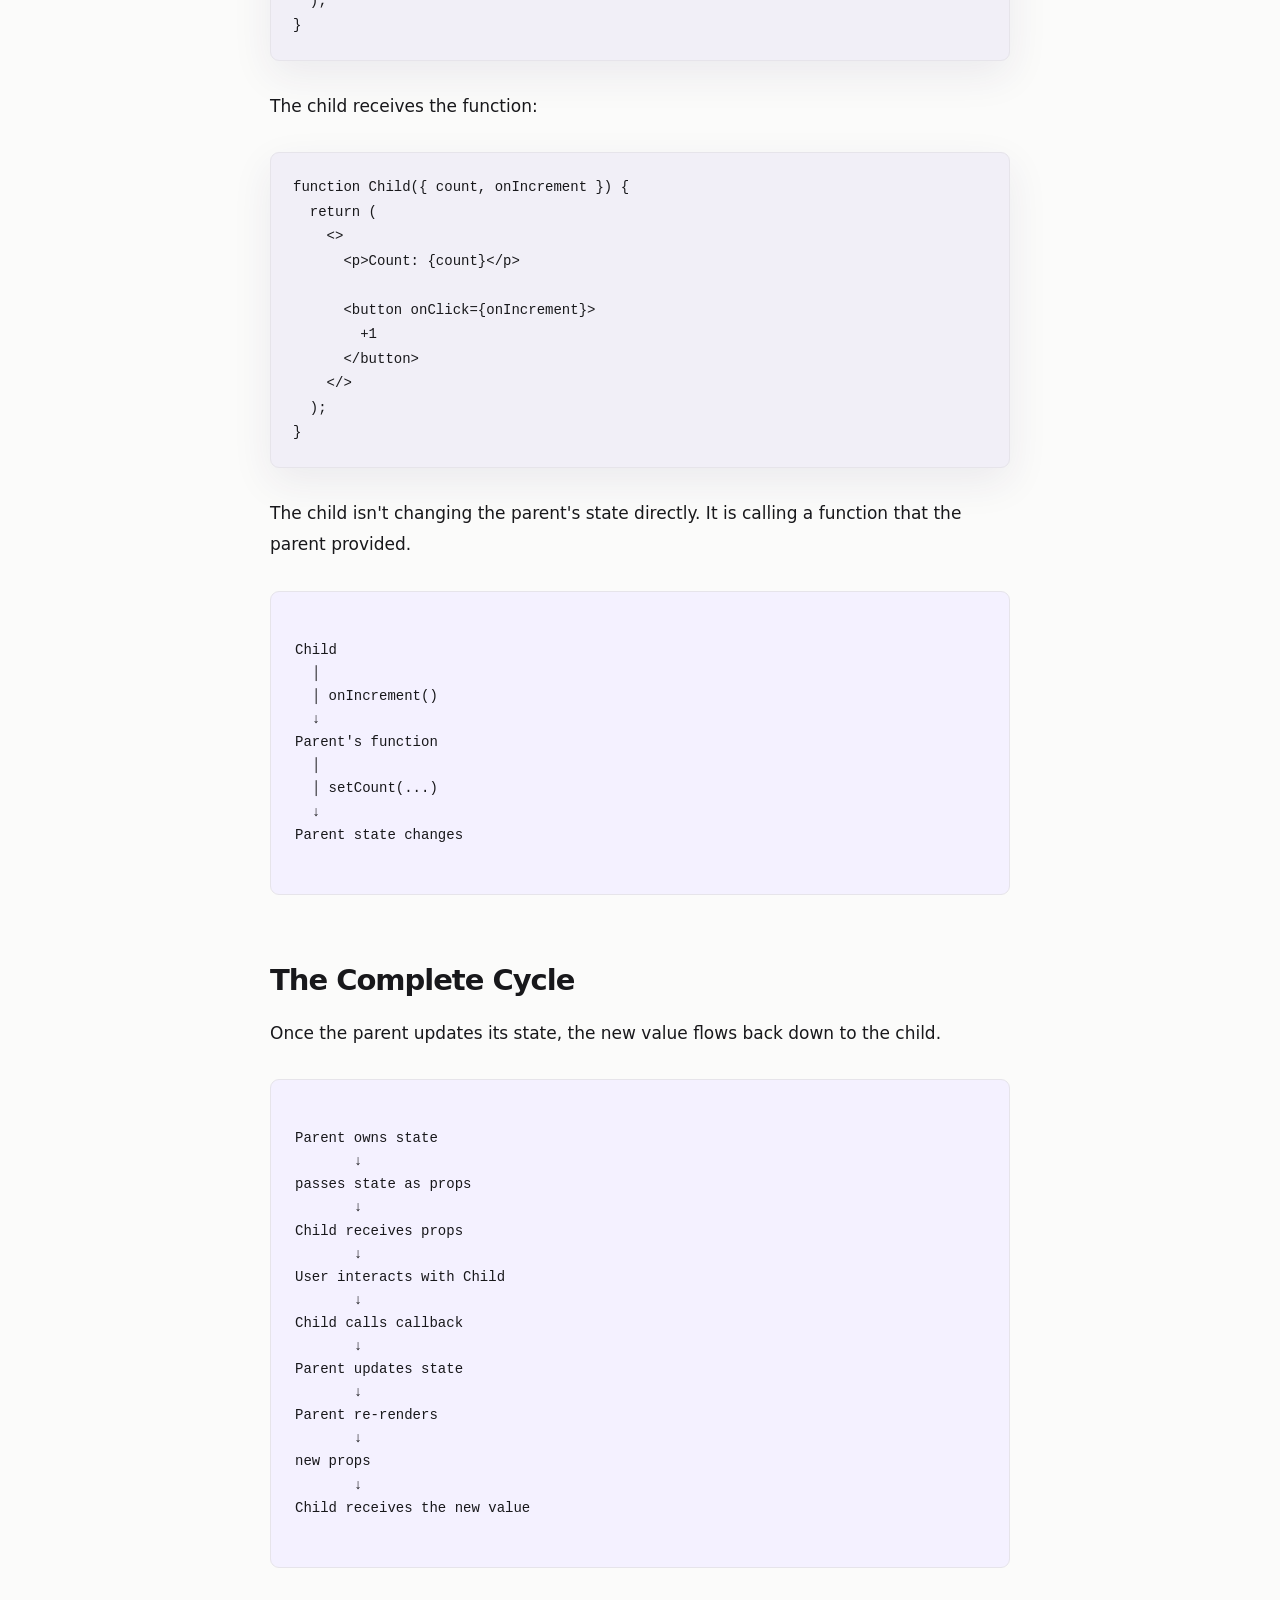
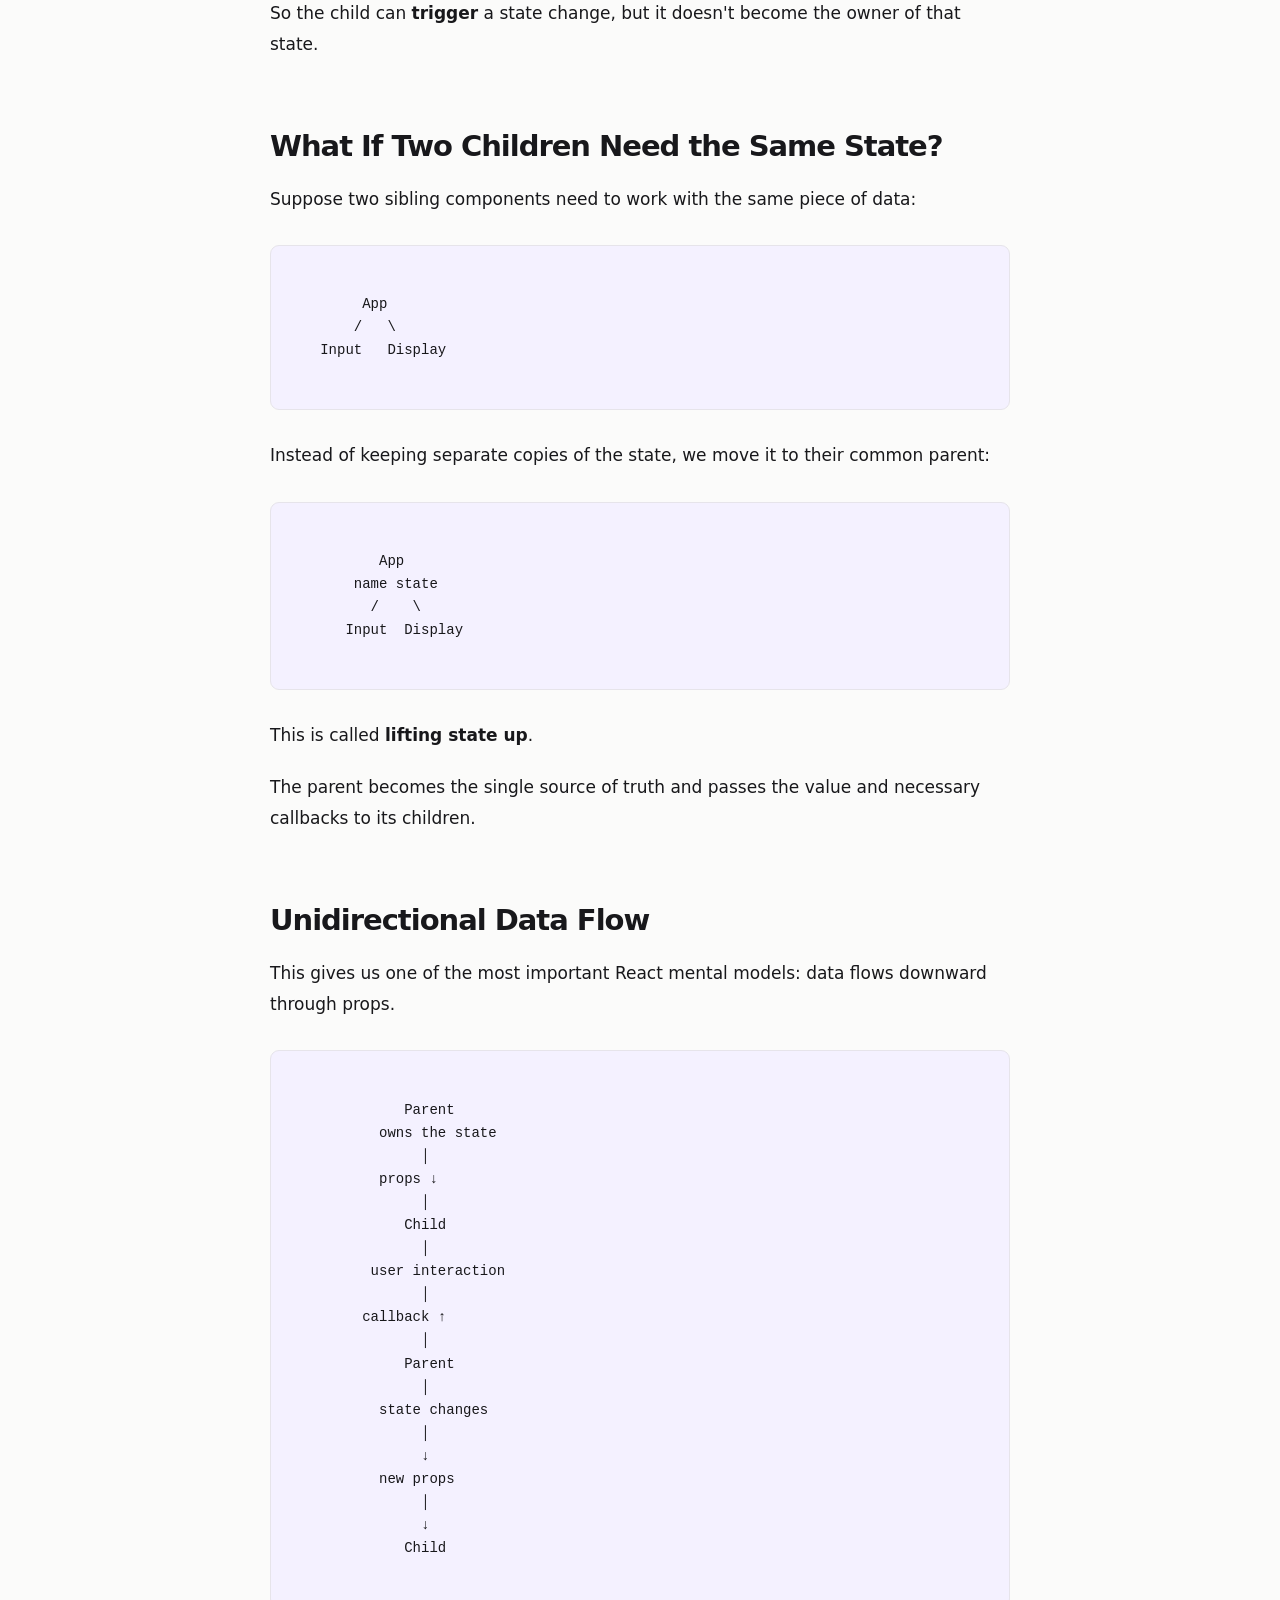
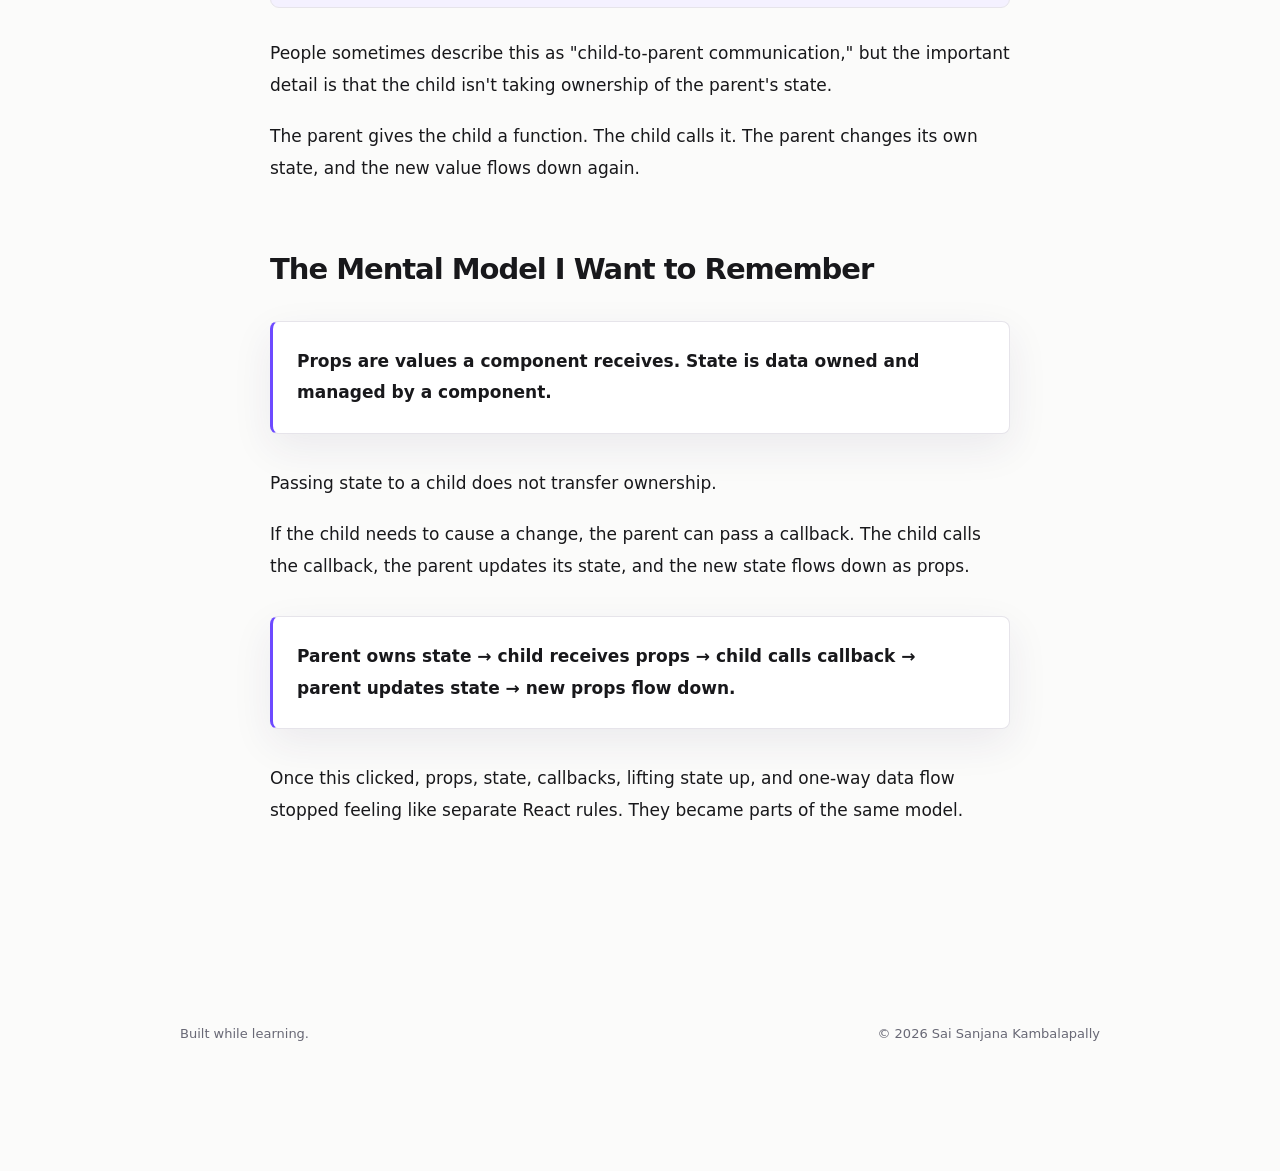
<file: articles/passing-state-as-props.html>
<!DOCTYPE html>
<html lang="en">

<head>

  <meta charset="UTF-8">

  <meta
    name="viewport"
    content="width=device-width, initial-scale=1.0"
  >

  <meta
    name="description"
    content="Understanding state ownership, props, callbacks, lifting state up, and unidirectional data flow in React."
  >

  <title>
    Passing State as Props — Who Actually Owns the State?
  </title>

  <link
    rel="stylesheet"
    href="../style.css"
  >

  <script
    src="../theme.js"
    defer
  ></script>

</head>


<body>

  <!-- =========================
       NAVIGATION
  ========================== -->

  <header class="site-header">

    <div class="container nav-container">

      <a
        href="../"
        class="logo"
      >
        Sai Sanjana Kambalapally
      </a>


      <nav class="nav">

        <a href="../">
          Home
        </a>

        <a href="../blog/">
          Blog
        </a>

        <a
          href="https://github.com/saisanjana2410"
          target="_blank"
          rel="noopener noreferrer"
        >
          GitHub ↗
        </a>


        <button
          class="theme-toggle"
          type="button"
          aria-label="Switch theme"
        >

          <span class="theme-icon">
            ☾
          </span>

          <span class="theme-label">
            Dark
          </span>

        </button>

      </nav>

    </div>

  </header>



  <!-- =========================
       ARTICLE
  ========================== -->

  <main class="article-page">


    <a
      href="../blog/"
      class="back-link"
    >
      ← Back to blog
    </a>


    <header class="article-header">

      <div class="article-meta">

        <span class="category">
          React
        </span>

        <span>
          ·
        </span>

        <span>
          Mental Model
        </span>

      </div>


      <h1>
        Passing State as Props —
        Who Actually Owns the State?
      </h1>


      <p class="article-subtitle">
        I understood that a parent could pass state to a child.
        What confused me was what happened next: does the child
        own that state, and how can the child change it?
      </p>

    </header>



    <article class="article-body">


      <!-- =========================
           THE CONFUSION
      ========================== -->

      <h2>
        The Confusion
      </h2>


      <p>
        Suppose a parent owns some state:
      </p>


      <pre><code>function Parent() {
  const [count, setCount] = useState(0);

  return (
    &lt;Child count={count} /&gt;
  );
}</code></pre>


      <p>
        The child receives <code>count</code> as a prop.
      </p>


      <div class="diagram">
Parent
  │
  │ count = 0
  ↓
Child
  │
  └── receives count
      </div>


      <p>
        My first instinct was:
      </p>


      <div class="question">

        <p>
          "If the child has the state now, doesn't the child own it?"
        </p>

      </div>


      <p>
        No.
      </p>


      <div class="mental-model">

        <p>
          <strong>
            Passing state as a prop does not transfer ownership
            of that state.
          </strong>
        </p>

      </div>



      <!-- =========================
           OWNERSHIP
      ========================== -->

      <h2>
        Who Owns the State?
      </h2>


      <p>
        The component that calls <code>useState()</code> owns
        that state.
      </p>


      <pre><code>function Parent() {
  const [count, setCount] = useState(0);

  return (
    &lt;Child count={count} /&gt;
  );
}</code></pre>


      <p>
        Here, <code>Parent</code> owns <code>count</code>.
        <code>Child</code> only receives its current value.
      </p>


      <p>
        The child can read the prop:
      </p>


      <pre><code>function Child({ count }) {
  return &lt;p&gt;Count: {count}&lt;/p&gt;;
}</code></pre>


      <p>
        But it should not try to change it directly.
      </p>


      <pre><code>count = count + 1; // ❌</code></pre>



      <!-- =========================
           HOW CHILD CHANGES PARENT
      ========================== -->

      <h2>
        So How Can the Child Change It?
      </h2>


      <p>
        This is where callbacks come in.
      </p>


      <p>
        The parent can pass a function along with the state:
      </p>


      <pre><code>function Parent() {
  const [count, setCount] = useState(0);

  function increment() {
    setCount(count + 1);
  }

  return (
    &lt;Child
      count={count}
      onIncrement={increment}
    /&gt;
  );
}</code></pre>


      <p>
        The child receives the function:
      </p>


      <pre><code>function Child({ count, onIncrement }) {
  return (
    &lt;&gt;
      &lt;p&gt;Count: {count}&lt;/p&gt;

      &lt;button onClick={onIncrement}&gt;
        +1
      &lt;/button&gt;
    &lt;/&gt;
  );
}</code></pre>


      <p>
        The child isn't changing the parent's state directly.
        It is calling a function that the parent provided.
      </p>


      <div class="diagram">
Child
  │
  │ onIncrement()
  ↓
Parent's function
  │
  │ setCount(...)
  ↓
Parent state changes
      </div>



      <!-- =========================
           COMPLETE CYCLE
      ========================== -->

      <h2>
        The Complete Cycle
      </h2>


      <p>
        Once the parent updates its state, the new value flows
        back down to the child.
      </p>


      <div class="diagram">
Parent owns state
       ↓
passes state as props
       ↓
Child receives props
       ↓
User interacts with Child
       ↓
Child calls callback
       ↓
Parent updates state
       ↓
Parent re-renders
       ↓
new props
       ↓
Child receives the new value
      </div>


      <p>
        So the child can <strong>trigger</strong> a state change,
        but it doesn't become the owner of that state.
      </p>



      <!-- =========================
           LIFTING STATE
      ========================== -->

      <h2>
        What If Two Children Need the Same State?
      </h2>


      <p>
        Suppose two sibling components need to work with the
        same piece of data:
      </p>


      <div class="diagram">
        App
       /   \
   Input   Display
      </div>


      <p>
        Instead of keeping separate copies of the state,
        we move it to their common parent:
      </p>


      <div class="diagram">
          App
       name state
         /    \
      Input  Display
      </div>


      <p>
        This is called <strong>lifting state up</strong>.
      </p>


      <p>
        The parent becomes the single source of truth and
        passes the value and necessary callbacks to its children.
      </p>



      <!-- =========================
           UNIDIRECTIONAL FLOW
      ========================== -->

      <h2>
        Unidirectional Data Flow
      </h2>


      <p>
        This gives us one of the most important React mental models:
        data flows downward through props.
      </p>


      <div class="diagram">
             Parent
          owns the state
               │
          props ↓
               │
             Child
               │
         user interaction
               │
        callback ↑
               │
             Parent
               │
          state changes
               │
               ↓
          new props
               │
               ↓
             Child
      </div>


      <p>
        People sometimes describe this as "child-to-parent
        communication," but the important detail is that the
        child isn't taking ownership of the parent's state.
      </p>


      <p>
        The parent gives the child a function. The child calls it.
        The parent changes its own state, and the new value flows
        down again.
      </p>



      <!-- =========================
           FINAL MENTAL MODEL
      ========================== -->

      <h2>
        The Mental Model I Want to Remember
      </h2>


      <div class="mental-model">

        <p>
          <strong>
            Props are values a component receives.
            State is data owned and managed by a component.
          </strong>
        </p>

      </div>


      <p>
        Passing state to a child does not transfer ownership.
      </p>


      <p>
        If the child needs to cause a change, the parent can
        pass a callback. The child calls the callback, the parent
        updates its state, and the new state flows down as props.
      </p>


      <div class="callout">

        <p>
          <strong>
            Parent owns state → child receives props →
            child calls callback → parent updates state →
            new props flow down.
          </strong>
        </p>

      </div>


      <p>
        Once this clicked, props, state, callbacks, lifting state
        up, and one-way data flow stopped feeling like separate
        React rules. They became parts of the same model.
      </p>


    </article>

  </main>



  <!-- =========================
       FOOTER
  ========================== -->

  <footer class="footer container">

    <p>
      Built while learning.
    </p>


    <p>
      © 2026 Sai Sanjana Kambalapally
    </p>

  </footer>


</body>

</html>
</file>
<file: style.css>
:root {
  color-scheme: light;

  --background: #fbfbfa;
  --surface: #ffffff;
  --surface-soft: #f4f1ff;

  --text: #18181b;
  --muted: #686875;
  --faint: #9b9ba6;

  --border: #e6e4ea;

  --accent: #6d4aff;
  --accent-strong: #5735e8;

  --code-background: #f1eff7;

  --shadow: 0 14px 40px rgba(45, 35, 90, 0.08);

  --max-width: 920px;
}


html[data-theme="dark"] {
  color-scheme: dark;

  --background: #101014;
  --surface: #17171d;
  --surface-soft: #1d1a2b;

  --text: #f4f4f5;
  --muted: #a5a5b2;
  --faint: #777784;

  --border: #2a2a34;

  --accent: #a18aff;
  --accent-strong: #b29fff;

  --code-background: #1c1b24;

  --shadow: 0 18px 50px rgba(0, 0, 0, 0.28);
}


/* =========================
   GLOBAL
========================= */

* {
  box-sizing: border-box;
}


html {
  scroll-behavior: smooth;
}


body {
  margin: 0;

  background:
    radial-gradient(
      circle at 85% 10%,
      var(--surface-soft),
      transparent 28rem
    ),
    var(--background);

  color: var(--text);

  font-family:
    Inter,
    ui-sans-serif,
    system-ui,
    -apple-system,
    BlinkMacSystemFont,
    "Segoe UI",
    sans-serif;

  line-height: 1.6;

  -webkit-font-smoothing: antialiased;

  transition:
    background-color 0.2s ease,
    color 0.2s ease;
}


a {
  color: inherit;

  text-decoration: none;
}


button {
  font: inherit;
}


.container {
  width: min(
    calc(100% - 48px),
    var(--max-width)
  );

  margin: 0 auto;
}


/* =========================
   NAVIGATION
========================= */

.site-header {
  position: sticky;

  top: 0;

  z-index: 10;

  background:
    color-mix(
      in srgb,
      var(--background) 88%,
      transparent
    );

  border-bottom: 1px solid var(--border);

  backdrop-filter: blur(14px);
}


.nav-container {
  min-height: 72px;

  display: flex;

  align-items: center;

  justify-content: space-between;

  gap: 24px;
}


.logo {
  font-size: 15px;

  font-weight: 700;

  letter-spacing: -0.025em;
}


.nav {
  display: flex;

  align-items: center;

  gap: 20px;
}


.nav a {
  color: var(--muted);

  font-size: 13px;

  transition:
    color 0.2s ease;
}


.nav a:hover {
  color: var(--accent);
}


.theme-toggle {
  display: inline-flex;

  align-items: center;

  gap: 7px;

  border: 1px solid var(--border);

  border-radius: 999px;

  padding: 7px 10px;

  background: var(--surface);

  color: var(--muted);

  cursor: pointer;

  font-size: 12px;

  transition:
    border-color 0.2s ease,
    color 0.2s ease,
    transform 0.2s ease;
}


.theme-toggle:hover {
  color: var(--accent);

  border-color: var(--accent);

  transform: translateY(-1px);
}


/* =========================
   HERO
========================= */

.hero {
  padding-top: 140px;

  padding-bottom: 140px;
}


.eyebrow {
  margin: 0 0 24px;

  color: var(--accent);

  font-size: 12px;

  font-weight: 750;

  text-transform: uppercase;

  letter-spacing: 0.12em;
}


.hero h1 {
  max-width: 790px;

  margin: 0;

  font-size: clamp(
    48px,
    8vw,
    82px
  );

  line-height: 1.02;

  letter-spacing: -0.06em;

  font-weight: 700;
}


.hero h1 span {
  display: block;

  color: var(--muted);
}


.hero-description {
  max-width: 640px;

  margin: 36px 0 0;

  color: var(--muted);

  font-size: 18px;

  line-height: 1.75;
}


.hero-links {
  display: flex;

  gap: 24px;

  margin-top: 32px;
}


.hero-links a {
  color: var(--text);

  font-size: 14px;

  font-weight: 650;

  border-bottom: 1px solid var(--accent);

  padding-bottom: 2px;
}


.hero-links a:hover {
  color: var(--accent);
}


/* =========================
   HOMEPAGE SECTIONS
========================= */

.section {
  display: grid;

  grid-template-columns: 190px 1fr;

  padding: 88px 0;

  border-top: 1px solid var(--border);
}


.section-label {
  display: flex;

  gap: 16px;

  color: var(--muted);

  font-size: 12px;

  font-weight: 700;

  text-transform: uppercase;

  letter-spacing: 0.08em;
}


.section-label span:first-child {
  color: var(--accent);
}


.section-content {
  max-width: 680px;
}


.section-content > p {
  margin-top: 0;

  margin-bottom: 24px;

  font-size: 17px;

  line-height: 1.8;
}


/* =========================
   LEARNING TAGS
========================= */

.learning {
  display: flex;

  flex-wrap: wrap;

  gap: 10px;
}


.learning span {
  padding: 8px 12px;

  border: 1px solid var(--border);

  border-radius: 999px;

  background: var(--surface);

  color: var(--muted);

  font-size: 13px;
}


/* =========================
   BLOG PAGE
========================= */

.blog-page {
  min-height: calc(100vh - 72px);

  padding: 100px 0 120px;
}


.blog-container {
  width: min(
    calc(100% - 48px),
    var(--max-width)
  );

  margin: 0 auto;
}


/* =========================
   BLOG HEADER
========================= */

.blog-header {
  max-width: 720px;

  margin-bottom: 72px;
}


.blog-header h1 {
  margin: 0;

  font-size: clamp(
    52px,
    8vw,
    82px
  );

  line-height: 1;

  letter-spacing: -0.06em;

  font-weight: 700;
}


.blog-description {
  max-width: 620px;

  margin: 28px 0 0;

  color: var(--muted);

  font-size: 18px;

  line-height: 1.75;
}


/* =========================
   BLOG LIST
========================= */

.blog-list {
  border-top: 1px solid var(--border);
}


/* =========================
   BLOG POST
========================= */

.blog-post {
  display: flex;

  align-items: center;

  justify-content: space-between;

  gap: 40px;

  padding: 34px 0;

  border-bottom: 1px solid var(--border);

  transition:
    padding-left 0.2s ease,
    padding-right 0.2s ease,
    background-color 0.2s ease;
}


.blog-post-content {
  min-width: 0;
}


.blog-post-meta {
  margin: 0 0 9px;

  color: var(--accent);

  font-size: 11px;

  font-weight: 750;

  letter-spacing: 0.08em;

  text-transform: uppercase;
}


.blog-post h2 {
  margin: 0;

  font-size: 24px;

  line-height: 1.3;

  letter-spacing: -0.03em;

  font-weight: 700;
}


.blog-post-description {
  max-width: 680px;

  margin: 9px 0 0;

  color: var(--muted);

  font-size: 15px;

  line-height: 1.65;
}


.blog-post-arrow {
  flex-shrink: 0;

  color: var(--accent);

  font-size: 21px;

  transition:
    transform 0.2s ease;
}


.blog-post:hover {
  padding-left: 12px;

  padding-right: 12px;

  background: var(--surface);
}


.blog-post:hover .blog-post-arrow {
  transform: translate(3px, -3px);
}


/* =========================
   ARTICLE PAGE
========================= */

.article-page {
  width: min(
    calc(100% - 48px),
    740px
  );

  margin: 0 auto;

  padding: 90px 0 120px;
}


.back-link {
  display: inline-block;

  margin-bottom: 56px;

  color: var(--muted);

  font-size: 14px;
}


.back-link:hover {
  color: var(--accent);
}


.article-header {
  margin-bottom: 70px;
}


.article-meta {
  display: flex;

  gap: 10px;

  align-items: center;

  margin-bottom: 22px;

  color: var(--muted);

  font-size: 13px;
}


.article-meta .category {
  color: var(--accent);

  font-weight: 700;
}


.article-page h1 {
  margin: 0;

  font-size: clamp(
    44px,
    7vw,
    70px
  );

  line-height: 1.02;

  letter-spacing: -0.055em;
}


.article-subtitle {
  max-width: 650px;

  margin-top: 28px;

  color: var(--muted);

  font-size: 19px;

  line-height: 1.75;
}


/* =========================
   ARTICLE CONTENT
========================= */

.article-body h2 {
  margin-top: 68px;

  margin-bottom: 20px;

  font-size: 29px;

  line-height: 1.2;

  letter-spacing: -0.035em;
}


.article-body h3 {
  margin-top: 42px;

  font-size: 21px;
}


.article-body p {
  margin: 20px 0;

  font-size: 17px;

  line-height: 1.85;
}


.article-body ul {
  padding-left: 24px;
}


.article-body li {
  margin: 10px 0;

  font-size: 17px;

  line-height: 1.75;
}


.article-body a {
  color: var(--accent);

  font-weight: 650;

  text-decoration: underline;

  text-decoration-color:
    color-mix(
      in srgb,
      var(--accent) 40%,
      transparent
    );

  text-underline-offset: 3px;
}


.article-body a:hover {
  color: var(--accent-strong);
}


/* =========================
   CODE
========================= */

.article-body pre {
  overflow-x: auto;

  margin: 30px 0;

  padding: 22px;

  background: var(--code-background);

  border: 1px solid var(--border);

  border-radius: 9px;

  box-shadow: var(--shadow);

  font-size: 14px;

  line-height: 1.75;
}


.article-body code {
  font-family:
    "SFMono-Regular",
    Consolas,
    "Liberation Mono",
    monospace;
}


.article-body p code {
  padding: 2px 5px;

  background: var(--code-background);

  border-radius: 4px;

  font-size: 0.9em;
}


/* =========================
   CALLOUTS
========================= */

.callout,
.mental-model,
.question {
  margin: 34px 0;

  padding: 24px;

  border: 1px solid var(--border);

  border-left: 3px solid var(--accent);

  border-radius: 8px;

  background: var(--surface);

  box-shadow: var(--shadow);
}


.callout p,
.mental-model p,
.question p {
  margin: 0;
}


/* =========================
   DIAGRAMS
========================= */

.diagram {
  overflow-x: auto;

  margin: 30px 0;

  padding: 24px;

  border: 1px solid var(--border);

  border-radius: 9px;

  background: var(--surface-soft);

  color: var(--text);

  font-family:
    "SFMono-Regular",
    Consolas,
    "Liberation Mono",
    monospace;

  font-size: 14px;

  line-height: 1.65;

  white-space: pre;
}


/* =========================
   FOOTER
========================= */

.footer {
  display: flex;

  align-items: center;

  justify-content: space-between;

  padding-top: 45px;

  padding-bottom: 70px;

  color: var(--muted);

  font-size: 13px;
}


/* =========================
   MOBILE
========================= */

@media (max-width: 700px) {

  .container {
    width: min(
      calc(100% - 32px),
      var(--max-width)
    );
  }


  /* Navigation */

  .nav-container {
    min-height: 64px;
  }


  .nav {
    gap: 12px;
  }


  .nav a:nth-child(2) {
    display: none;
  }


  .theme-label {
    display: none;
  }


  /* Homepage */

  .hero {
    padding-top: 90px;

    padding-bottom: 90px;
  }


  .hero h1 {
    font-size: 48px;
  }


  .hero-description {
    font-size: 16px;
  }


  .section {
    display: block;

    padding: 64px 0;
  }


  .section-label {
    margin-bottom: 32px;
  }


  .section-content > p {
    font-size: 16px;
  }


  /* Blog */

  .blog-page {
    padding-top: 70px;

    padding-bottom: 80px;
  }


  .blog-container {
    width: min(
      calc(100% - 32px),
      var(--max-width)
    );
  }


  .blog-header {
    margin-bottom: 52px;
  }


  .blog-header h1 {
    font-size: 52px;
  }


  .blog-description {
    font-size: 16px;

    line-height: 1.7;
  }


  .blog-post {
    gap: 20px;

    padding: 26px 0;
  }


  .blog-post h2 {
    font-size: 19px;
  }


  .blog-post-description {
    font-size: 14px;
  }


  .blog-post-arrow {
    font-size: 18px;
  }


  .blog-post:hover {
    padding-left: 0;

    padding-right: 0;

    background: transparent;
  }


  .blog-post:hover .blog-post-arrow {
    transform: none;
  }


  /* Article */

  .article-page {
    width: min(
      calc(100% - 32px),
      740px
    );

    padding-top: 70px;
  }


  .article-body p,
  .article-body li {
    font-size: 16px;
  }


  .article-body h2 {
    font-size: 26px;
  }


  /* Footer */

  .footer {
    display: block;

    padding-bottom: 50px;
  }

}
</file>
